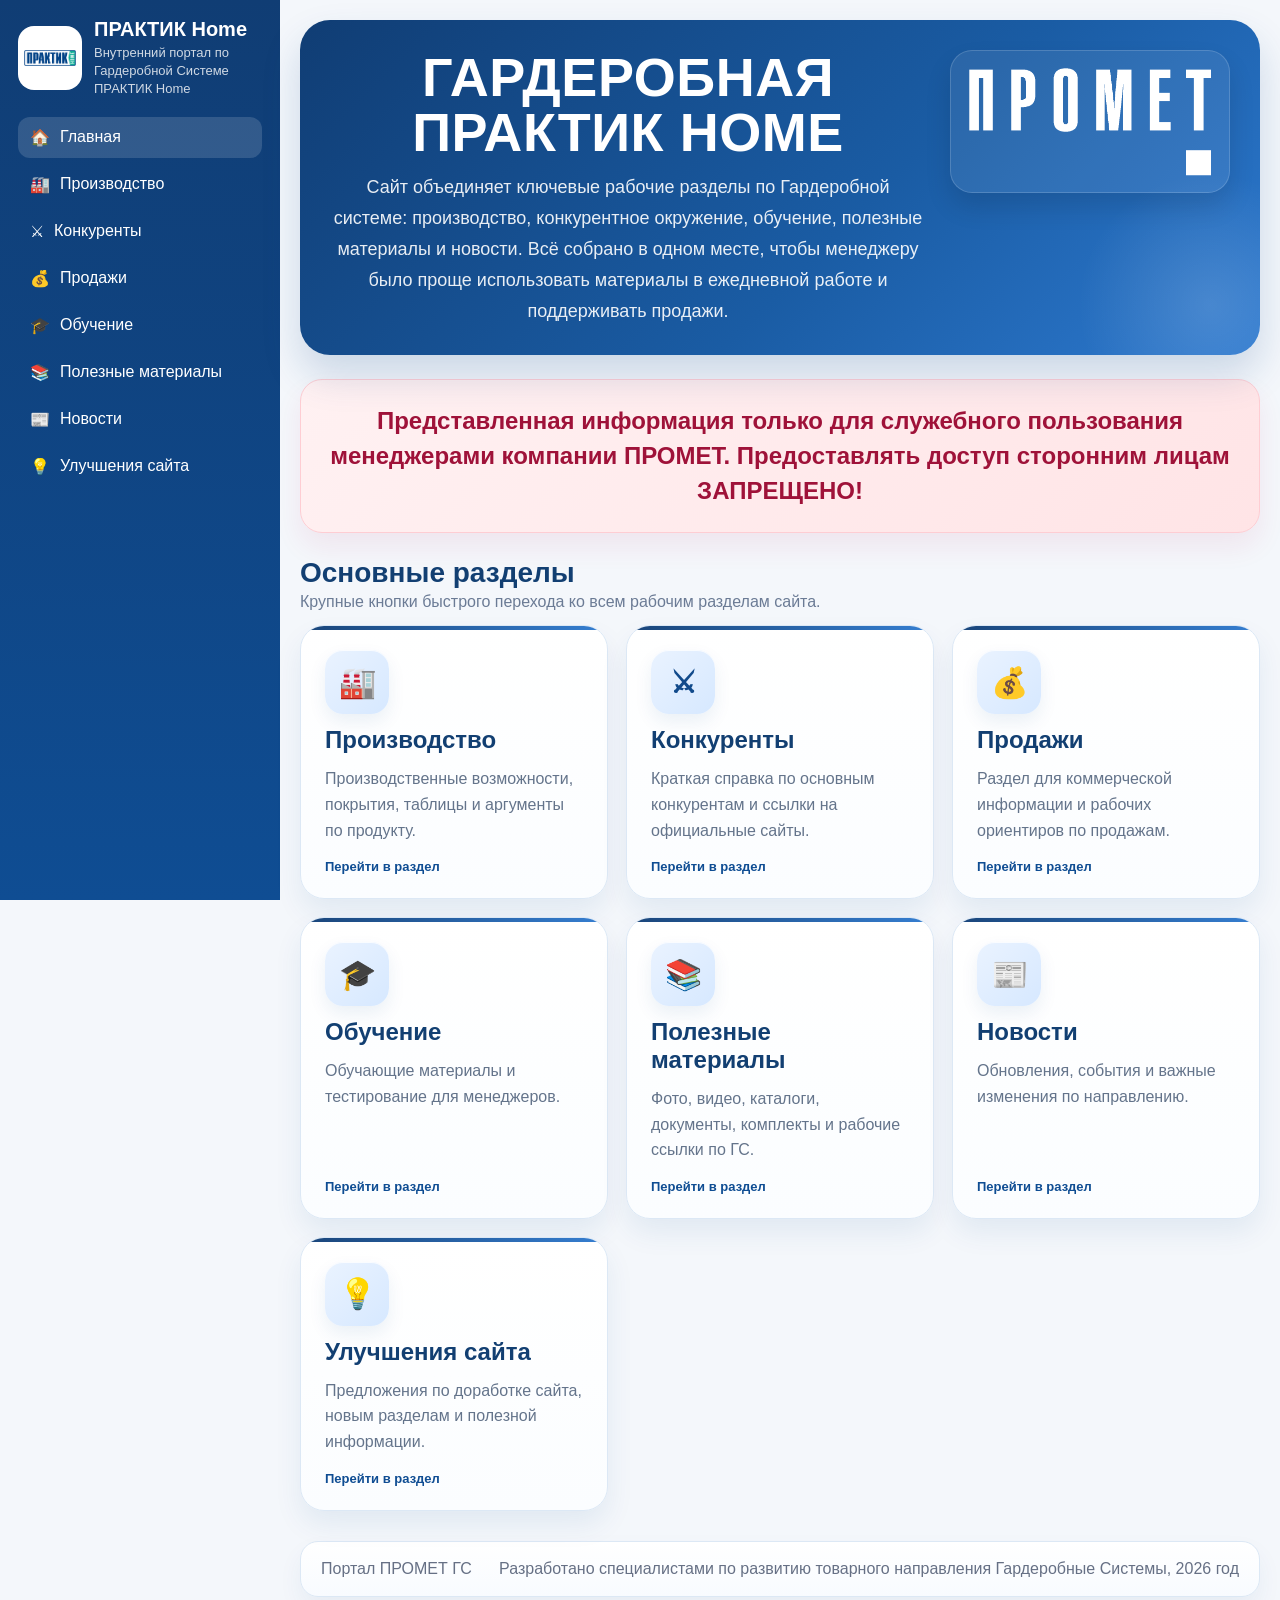
<file: index.html>
<!doctype html><html lang='ru'><head><meta charset='utf-8'><meta name='viewport' content='width=device-width, initial-scale=1'><title>Главная — ПРОМЕТ ГС</title><style>:root{
  --bg:#f4f7fb;--card:#ffffff;--line:#dce6f2;--text:#1c2635;--muted:#667085;--brand:#114a8b;--brand-2:#1d67b8;--brand-3:#eaf3ff;--success:#eaf7ef;--warning:#fff6e5;--danger:#fff1f2;--shadow:0 12px 32px rgba(17,74,139,.10);--radius:18px;
}
*{box-sizing:border-box} html{scroll-behavior:smooth} body{margin:0;font-family:Inter,Segoe UI,Arial,sans-serif;background:var(--bg);color:var(--text)} a{color:inherit;text-decoration:none} button,input,select{font:inherit}
.layout{min-height:100vh;display:grid;grid-template-columns:280px 1fr}
.sidebar{position:sticky;top:0;height:100vh;background:linear-gradient(180deg,#103d74 0%, #0f4d93 100%);color:#fff;padding:18px;overflow:auto}
.brand-link{display:flex;gap:12px;align-items:center;color:#fff;text-decoration:none;margin-bottom:18px}
.brand-logo-wrap{width:64px;height:64px;border-radius:16px;background:#fff;display:flex;align-items:center;justify-content:center;padding:6px;flex:0 0 64px}
.brand-logo{max-width:100%;max-height:100%;object-fit:contain}
.brand-copy h1{margin:0;font-size:20px;line-height:1.1}.brand-copy p{margin:4px 0 0;color:rgba(255,255,255,.8);font-size:13px;line-height:1.4}
.nav{display:grid;gap:6px}.nav a{display:flex;align-items:center;gap:10px;padding:11px 12px;border-radius:12px;color:#fff}.nav a:hover,.nav a.active{background:rgba(255,255,255,.14)}
.sidebar-links{display:grid;gap:8px}.mini-link{display:inline-block;padding:8px 10px;border-radius:10px;background:#fff;color:var(--brand);font-weight:700;font-size:13px}
.content{padding:20px;min-width:0}
.mobile-topbar{display:none;position:sticky;top:0;z-index:30;background:rgba(244,247,251,.92);backdrop-filter:blur(10px);padding:12px 0 14px}
.mobile-topbar-inner{display:flex;align-items:center;justify-content:space-between;gap:12px;background:#fff;border:1px solid var(--line);border-radius:16px;padding:10px 12px;box-shadow:var(--shadow)}
.menu-btn{border:none;background:var(--brand);color:#fff;border-radius:12px;padding:10px 12px;font-weight:700}
.mobile-drawer{position:fixed;inset:0;background:rgba(8,15,26,.55);z-index:60;display:none}.mobile-drawer.open{display:block}
.mobile-drawer-panel{width:min(86vw,360px);height:100%;background:linear-gradient(180deg,#103d74 0%, #0f4d93 100%);color:#fff;padding:18px;overflow:auto}
.top-actions{display:grid;grid-template-columns:1fr auto;gap:16px;margin-bottom:18px}.search-box,.quick-links-bar{background:#fff;border:1px solid var(--line);border-radius:16px;box-shadow:var(--shadow)} .search-box{padding:14px 16px} .search-box input{width:100%;border:none;outline:none;background:transparent;font-size:15px}.quick-links-bar{padding:10px;display:flex;flex-wrap:wrap;gap:8px;align-items:center;justify-content:flex-end}
.chip{display:inline-flex;align-items:center;gap:8px;padding:9px 12px;border-radius:999px;background:var(--brand-3);color:var(--brand);font-weight:700;font-size:14px}
.hero{background:linear-gradient(135deg,#103d74 0%,#1a5ca4 58%,#2d79cf 100%);color:#fff;border-radius:26px;padding:28px;box-shadow:0 18px 36px rgba(17,74,139,.18);display:grid;grid-template-columns:1.35fr .95fr;gap:18px;margin-bottom:20px}.hero-slogan{display:inline-block;padding:7px 12px;border-radius:999px;background:rgba(255,255,255,.12);margin-bottom:10px;font-weight:800}.hero h2{margin:0 0 10px;font-size:36px;line-height:1.12}.hero p{margin:0 0 18px;color:rgba(255,255,255,.88);font-size:16px;line-height:1.6;max-width:760px}.hero-buttons{display:flex;flex-wrap:wrap;gap:10px}
.btn{display:inline-flex;align-items:center;justify-content:center;gap:10px;padding:12px 16px;border-radius:14px;font-weight:800;border:none;cursor:pointer}.btn-primary{background:#fff;color:var(--brand)}.btn-secondary{background:rgba(255,255,255,.12);color:#fff;border:1px solid rgba(255,255,255,.18)}.btn-ghost{background:var(--brand-3);color:var(--brand);border:1px solid #cfe2fb}
.hero-panel{background:rgba(255,255,255,.12);border:1px solid rgba(255,255,255,.18);border-radius:22px;padding:18px}.hero-panel h3{margin:0 0 12px;font-size:18px}.hero-list{display:grid;gap:10px}.hero-item{background:rgba(255,255,255,.08);border-radius:14px;padding:12px}.hero-item strong{display:block;margin-bottom:4px}
.section{margin:24px 0}.section-head{display:flex;align-items:end;justify-content:space-between;gap:16px;margin-bottom:14px}.section-head h3{margin:0;font-size:26px}.section-head p{margin:4px 0 0;color:var(--muted)}
.grid{display:grid;gap:16px}.grid-2{grid-template-columns:repeat(2,minmax(0,1fr))}.grid-3{grid-template-columns:repeat(3,minmax(0,1fr))}.grid-4{grid-template-columns:repeat(4,minmax(0,1fr))}
.card{background:var(--card);border:1px solid var(--line);border-radius:20px;padding:18px;box-shadow:var(--shadow)}.card h4{margin:0 0 8px;font-size:20px}.card p{margin:0;color:var(--muted);line-height:1.55}.card-icon{width:48px;height:48px;border-radius:14px;background:var(--brand-3);color:var(--brand);display:flex;align-items:center;justify-content:center;font-weight:800;margin-bottom:14px}.meta{margin-top:12px;font-size:13px;color:var(--brand);font-weight:800}.link-card{display:block;transition:transform .18s ease,box-shadow .18s ease}.link-card:hover{transform:translateY(-3px)}
.page-header{background:#fff;border:1px solid var(--line);border-radius:24px;padding:22px;box-shadow:var(--shadow);margin-bottom:20px;text-align:center}.breadcrumbs{font-size:14px;color:var(--muted);margin-bottom:8px;text-align:left}.page-header h2{margin:0 0 8px;font-size:34px}.page-header p{margin:0 auto;color:var(--muted);line-height:1.6;max-width:900px;text-align:center}
.list{display:grid;gap:10px;margin:0;padding:0;list-style:none}.list li{background:#fff;border:1px solid var(--line);border-radius:14px;padding:14px 16px;box-shadow:var(--shadow)}
.note{padding:14px 16px;border-radius:16px;background:var(--warning);border:1px solid #ffe0a3;color:#7a5600}.success{background:var(--success);border-color:#bfe4cb;color:#1b5e37}
.footer{margin-top:30px;padding:18px 20px;background:#fff;border:1px solid var(--line);border-radius:18px;color:var(--muted);display:flex;justify-content:space-between;gap:16px;flex-wrap:wrap}.footer-note{flex-basis:100%}
.kpi-grid{display:grid;grid-template-columns:repeat(5,minmax(0,1fr));gap:12px}.kpi{background:#fff;border:1px solid var(--line);border-radius:18px;padding:16px;box-shadow:var(--shadow)}.kpi strong{display:block;font-size:24px;color:var(--brand);margin-bottom:6px}.kpi span{color:var(--muted);font-size:14px;line-height:1.4}
.embed-wrap{background:#fff;border:1px solid var(--line);border-radius:20px;padding:14px;box-shadow:var(--shadow)}.embed-frame{width:100%;height:980px;border:none;border-radius:14px;background:#fff}
.table-wrap{background:#fff;border:1px solid var(--line);border-radius:20px;box-shadow:var(--shadow);overflow:hidden}.resource-table{width:100%;border-collapse:collapse}.resource-table th,.resource-table td{padding:14px 16px;border-bottom:1px solid var(--line);vertical-align:top;text-align:left}.resource-table th{background:#f7faff;color:var(--muted);font-size:12px;text-transform:uppercase;letter-spacing:.04em}.resource-table tr:last-child td{border-bottom:none}.resource-title{font-weight:800;font-size:16px;margin-bottom:6px}.resource-desc{color:var(--muted);line-height:1.55}.resource-actions{display:flex;flex-wrap:wrap;gap:8px}
.acc-list{display:none;gap:12px}.acc-item{background:#fff;border:1px solid var(--line);border-radius:18px;box-shadow:var(--shadow);overflow:hidden}.acc-head{padding:14px 16px;font-weight:800;display:flex;justify-content:space-between;gap:12px;cursor:pointer;background:#f7faff}.acc-body{display:none;padding:14px 16px;border-top:1px solid var(--line)}.acc-item.open .acc-body{display:block}
.pill{display:inline-block;padding:6px 10px;border-radius:999px;background:var(--brand-3);color:var(--brand);font-size:12px;font-weight:800}.danger-box{background:var(--danger);border:1px solid #fecdd3;color:#9f1239;padding:12px 14px;border-radius:14px}
.form-grid{display:grid;grid-template-columns:repeat(2,minmax(0,1fr));gap:12px}.field{display:grid;gap:6px}.field label{font-size:14px;color:var(--muted);font-weight:700}.field input,.field select{padding:11px 12px;border:1px solid var(--line);border-radius:12px;background:#fff}.result-box{display:grid;gap:8px}.result-row{display:flex;justify-content:space-between;gap:12px;padding:10px 12px;background:#f8fbff;border-radius:12px}.tabs{display:flex;flex-wrap:wrap;gap:8px;margin-bottom:14px}.tab-btn{padding:10px 12px;border-radius:999px;border:1px solid var(--line);background:#fff;cursor:pointer;font-weight:800}.tab-btn.active{background:var(--brand);border-color:var(--brand);color:#fff}.tab-panel{display:none}.tab-panel.active{display:block}
.quiz-card{display:grid;gap:12px}.quiz-q{font-weight:800;margin-bottom:8px}.quiz-opts{display:grid;gap:8px}.quiz-opt{display:flex;gap:10px;align-items:flex-start;padding:10px 12px;border:1px solid var(--line);border-radius:12px;background:#fff}.quiz-results{display:grid;gap:12px}.quiz-mistake{padding:14px;border:1px solid #fecdd3;background:#fff1f2;border-radius:14px}.quiz-correct{padding:14px;border:1px solid #bbf7d0;background:#f0fdf4;border-radius:14px}
@media (max-width:1180px){.grid-4{grid-template-columns:repeat(2,minmax(0,1fr))}.grid-3,.hero,.grid-2,.form-grid{grid-template-columns:1fr}.kpi-grid{grid-template-columns:repeat(2,minmax(0,1fr))}}
@media (max-width:960px){.layout{grid-template-columns:1fr}.sidebar{display:none}.content{padding:12px}.mobile-topbar{display:block}.top-actions{grid-template-columns:1fr;gap:12px}.hero{padding:22px;border-radius:22px}.hero h2{font-size:30px}.page-header h2{font-size:28px}.table-wrap{display:none}.acc-list{display:grid}}
@media (max-width:720px){.grid-4,.grid-3,.grid-2,.kpi-grid,.form-grid{grid-template-columns:1fr}.hero h2{font-size:26px}.section-head{flex-direction:column;align-items:flex-start}.quick-links-bar{justify-content:flex-start}}


.production-header{padding-bottom:26px}.production-header h2{text-align:center;margin:0 auto 8px}
.production-kpi-grid{grid-template-columns:repeat(3,minmax(0,1fr));align-items:stretch}
.kpi-accent{position:relative;overflow:hidden}
.kpi-accent::before{content:'';position:absolute;left:0;top:0;width:100%;height:4px}
.kpi-blue::before{background:linear-gradient(90deg,#3b82f6,#93c5fd)}
.kpi-cyan::before{background:linear-gradient(90deg,#22c55e,#7dd3fc)}
.kpi-teal::before{background:linear-gradient(90deg,#14b8a6,#7dd3fc)}
.kpi-slate::before{background:linear-gradient(90deg,#64748b,#cbd5e1)}
.kpi-paint::before{background:linear-gradient(90deg,#8b5cf6,#3b82f6,#06b6d4,#f59e0b)}
.kpi-expand summary{list-style:none;display:flex;align-items:flex-start;justify-content:space-between;gap:12px;cursor:pointer}
.kpi-expand summary::-webkit-details-marker{display:none}
.expand-mark{display:inline-flex;align-items:center;justify-content:center;padding:8px 12px;border-radius:999px;background:var(--brand-3);color:var(--brand);font-weight:800;font-size:13px;white-space:nowrap}
.kpi-expand[open] .expand-mark{background:var(--brand);color:#fff}
.kpi-expand-body{margin-top:14px;padding-top:14px;border-top:1px solid var(--line);display:grid;gap:14px}
.paint-hero{display:grid;gap:10px}
.paint-samples{display:flex;gap:8px;flex-wrap:wrap}
.paint-samples span{display:block;width:34px;height:34px;border-radius:10px;box-shadow:inset 0 0 0 1px rgba(255,255,255,.65),0 4px 10px rgba(17,74,139,.12)}
.paint-samples span:nth-child(1){background:linear-gradient(135deg,#0f4d93,#4ea3ff)}
.paint-samples span:nth-child(2){background:linear-gradient(135deg,#64748b,#d1d5db)}
.paint-samples span:nth-child(3){background:linear-gradient(135deg,#111827,#6b7280)}
.paint-samples span:nth-child(4){background:linear-gradient(135deg,#f59e0b,#fde68a)}
.paint-samples span:nth-child(5){background:linear-gradient(135deg,#ef4444,#fca5a5)}
.paint-copy{font-size:14px;color:var(--muted);line-height:1.55}
.paint-brands{display:grid;grid-template-columns:repeat(3,minmax(0,1fr));gap:10px}
.paint-brands div{padding:12px;border-radius:14px;background:#f7fbff;border:1px solid var(--line)}
.paint-brands b{display:block;font-size:14px;color:var(--brand);margin-bottom:4px}
.paint-brands small{display:block;color:var(--muted);font-size:12px;line-height:1.45}
.paint-points{margin:0;padding-left:18px;display:grid;gap:8px;color:var(--text)}
.production-scheme-section{display:flex;justify-content:center}
.production-scheme{width:100%;display:grid;grid-template-columns:minmax(0,1fr) 52px minmax(0,1fr) 52px minmax(0,1fr);gap:14px;align-items:center}
.production-step{background:#fff;border:1px solid var(--line);border-radius:24px;padding:20px 20px 18px;box-shadow:var(--shadow);min-height:238px;max-width:460px;width:100%;justify-self:center;text-align:left;position:relative}
.step-badge{width:38px;height:38px;border-radius:50%;background:var(--brand);color:#fff;display:flex;align-items:center;justify-content:center;font-weight:800;font-size:18px;box-shadow:0 8px 18px rgba(17,74,139,.18);margin-bottom:12px}
.production-step h4{margin:0 0 10px;font-size:17px;color:var(--brand)}
.production-step p{margin:0 0 10px;color:#2d4d7a;line-height:1.48;font-size:14px}
.production-step ul{margin:0;padding-left:20px;display:grid;gap:6px;color:#1d355d;font-size:14px}
.scheme-arrow{font-size:38px;line-height:1;color:#6b8ed6;font-weight:700;text-align:center}
.production-table-title{margin:8px auto 0;max-width:980px;padding:18px 24px;border-radius:18px;background:linear-gradient(135deg,#eaf7ef 0%,#dff5ea 100%);border:1px solid #bfe4cb;color:#1b5e37;font-size:28px;font-weight:800;text-align:center;box-shadow:var(--shadow)}

.footer{align-items:flex-end}.footer-note{flex-basis:100%;text-align:right;font-size:12px;color:#8a94a6;margin-top:6px}
@media (max-width:1180px){.production-kpi-grid{grid-template-columns:repeat(2,minmax(0,1fr))}.production-scheme{grid-template-columns:1fr}.scheme-arrow{transform:rotate(90deg)}.production-step{max-width:none;min-height:auto}.paint-brands{grid-template-columns:1fr}}
@media (max-width:720px){.production-kpi-grid{grid-template-columns:1fr}.production-table-title{font-size:22px;padding:16px 18px}.kpi-expand summary{flex-direction:column}.expand-mark{align-self:flex-start}}

.production-info-card{display:flex;flex-direction:column;gap:8px;justify-content:flex-start;min-height:170px}
.production-info-card strong a,.paint-brands a{color:inherit;text-decoration:none}
.production-info-card strong a:hover,.paint-brands a:hover{text-decoration:underline}
.production-info-card small{display:block;color:var(--text);font-size:13px;line-height:1.5}
.production-kpi-grid{justify-items:stretch}
.production-scheme{max-width:1400px;margin:0 auto}
.production-step{text-align:left}
.production-table-title{margin:12px auto 12px;max-width:980px}



.production-detail-card{min-height:auto}
.production-detail-card .kpi-expand-body{gap:16px}
.detail-lead{margin:0;color:#27456f;line-height:1.6;font-size:15px}
.detail-points{margin:0;padding-left:20px;display:grid;gap:8px;color:#1d355d}
.detail-link{display:inline-flex;align-items:center;justify-content:center;padding:10px 14px;border-radius:12px;background:var(--brand-3);color:var(--brand);font-weight:800;font-size:14px;border:1px solid #cfe2fb;text-decoration:none}
.detail-link:hover{text-decoration:none;background:#dcecff}
.detail-links-row{display:flex;flex-wrap:wrap;gap:8px}
.detail-note{padding:12px 14px;border-radius:12px;background:#f8fbff;border:1px solid var(--line);color:var(--muted);font-size:14px;line-height:1.5}
.brand-visual{height:96px;border-radius:18px;border:1px solid var(--line);background:#f8fbff;display:flex;align-items:center;justify-content:center;gap:12px;overflow:hidden}
.brand-visual span{display:block}
.visual-line span:nth-child(1),.visual-line span:nth-child(3){width:74px;height:14px;border-radius:999px;background:linear-gradient(90deg,#9ec5ff,#4c8fe0)}
.visual-line span:nth-child(2){width:42px;height:42px;border-radius:12px;background:linear-gradient(135deg,#103d74,#1d67b8);box-shadow:0 8px 18px rgba(17,74,139,.18)}
.visual-chem span:nth-child(1),.visual-chem span:nth-child(3){width:26px;height:56px;border-radius:14px 14px 10px 10px;background:linear-gradient(180deg,#c7f9e5,#34d399);box-shadow:inset 0 0 0 1px rgba(255,255,255,.75)}
.visual-chem span:nth-child(2){width:56px;height:56px;border-radius:50%;background:radial-gradient(circle at 35% 30%,#d6fff2,#14b8a6 70%)}
.visual-gema span:nth-child(1){width:88px;height:44px;border-radius:16px;background:linear-gradient(135deg,#0f4d93,#38bdf8)}
.visual-gema span:nth-child(2){width:14px;height:72px;border-radius:999px;background:#9cc9ff}
.visual-gema span:nth-child(3){width:56px;height:56px;border-radius:16px;background:linear-gradient(135deg,#c7f9ff,#67e8f9)}
.visual-steel span:nth-child(1),.visual-steel span:nth-child(2),.visual-steel span:nth-child(3){width:82px;height:14px;border-radius:999px;background:linear-gradient(90deg,#aab4c3,#e2e8f0,#7c8aa0);transform:skew(-28deg)}
.production-table-section{margin-top:18px}
.production-table-panel{background:#fff;border:1px solid var(--line);border-radius:20px;padding:12px;box-shadow:var(--shadow)}
.production-table-panel .panel{background:transparent;box-shadow:none;padding:0;border-radius:0}
.production-table-panel .tableWrap{overflow-x:auto;overflow-y:visible;border-radius:14px;border:1px solid var(--line)}
.production-table-panel table{width:100%;min-width:1320px;border-collapse:collapse;table-layout:fixed;background:#fff}
.production-table-panel th,.production-table-panel td{padding:14px 12px;border-bottom:1px solid var(--line);text-align:left;vertical-align:top;font-size:15px;line-height:1.6}
.production-table-panel th{background:#f3f7fc;position:sticky;top:0;font-size:12px;text-transform:uppercase;z-index:2;text-align:center;letter-spacing:.04em}
.production-table-panel tbody tr:nth-child(even){background:#fbfdff}
.production-table-panel tbody tr td{transition:background-color .18s ease,box-shadow .18s ease,border-color .18s ease}
.production-table-panel tbody tr:hover td{background:#f4f9ff;border-bottom-color:#c9def8}
.production-table-panel tbody tr:hover td:first-child{box-shadow:inset 4px 0 0 #1d67b8}
.production-table-panel th:nth-child(1),.production-table-panel td:nth-child(1){width:62px}
.production-table-panel th:nth-child(2),.production-table-panel td:nth-child(2){width:120px}
.production-table-panel th:nth-child(3),.production-table-panel td:nth-child(3){width:300px}
.production-table-panel th:nth-child(4),.production-table-panel td:nth-child(4){width:300px}
.production-table-panel th:nth-child(5),.production-table-panel td:nth-child(5){width:350px}
.production-table-panel th:nth-child(6),.production-table-panel td:nth-child(6){width:220px}
.production-table-panel .numCell{font-weight:800;font-size:22px;text-align:center;color:#123f72}
.production-table-panel .thumbWrap{width:92px;height:92px;border:1px solid var(--line);border-radius:14px;background:#fff;display:flex;align-items:center;justify-content:center;overflow:hidden;margin:0 auto}
.production-table-panel .thumb{display:block;width:84px;height:84px;object-fit:contain;object-position:center;cursor:pointer}
.production-table-panel .name{font-weight:800;line-height:1.42;font-size:16px}
.production-table-panel .pre{white-space:normal;line-height:1.62;overflow-wrap:anywhere;color:#233042}
.production-table-panel .batch{font-weight:700;color:inherit;background:transparent}
.production-table-panel .table-badge{display:inline-flex;align-items:center;padding:4px 10px;border-radius:999px;background:#eaf3ff;border:1px solid #cfe2fb;color:#114a8b;font-size:12px;font-weight:800;line-height:1.1;margin:0 8px 4px 0;vertical-align:middle}.production-table-panel .table-badge-label{display:inline-flex;align-items:center}.production-table-panel .table-line,.production-table-panel .table-note,.production-table-panel .table-note-danger,.production-table-panel .table-batch-line{display:block;margin:0 0 8px;padding:0;background:none;border:none;color:inherit;font:inherit}.production-table-panel .table-line.with-badge{padding:8px 10px;border-radius:12px;background:#f8fbff;border:1px solid #e1ecfa}.production-table-panel .table-batch-line:last-child,.production-table-panel .table-line:last-child,.production-table-panel .table-note:last-child,.production-table-panel .table-note-danger:last-child{margin-bottom:0}.production-table-panel .table-batch-line{font-weight:700;color:inherit}
.production-table-panel .table-note{display:block;margin:8px 0 0;padding:0;border-radius:0;border:none;background:none;color:inherit;font-weight:inherit}
.production-table-panel .table-note-danger{border:none;background:none;color:inherit}
.production-table-panel .table-line{display:block;margin-top:6px}
.production-table-panel td:nth-child(1),.production-table-panel td:nth-child(2),.production-table-panel th:nth-child(1),.production-table-panel th:nth-child(2){text-align:center}
.production-table-panel td:nth-child(6){background:transparent}
.production-table-panel .accordion{display:none}
.production-table-panel .accItem{border:1px solid var(--line);border-radius:14px;margin-bottom:12px;overflow:hidden;background:#fff}
.production-table-panel .accHeader{display:flex;align-items:center;gap:12px;padding:12px;background:#f8fbff;cursor:pointer}
.production-table-panel .accImgWrap{width:70px;height:70px;flex:0 0 70px;border:1px solid var(--line);border-radius:12px;background:#fff;display:flex;align-items:center;justify-content:center;overflow:hidden}
.production-table-panel .accHeader img{display:block;width:62px;height:62px;object-fit:contain;object-position:center}
.production-table-panel .accText{min-width:0;flex:1 1 auto}
.production-table-panel .accTitle{font-weight:700;font-size:14px;line-height:1.35}
.production-table-panel .accSub{font-size:12px;color:var(--muted);margin-top:4px}
.production-table-panel .accArrow{margin-left:auto;font-weight:700;color:#174c8f;transition:transform .2s ease;flex:0 0 auto}
.production-table-panel .accItem.open .accArrow{transform:rotate(180deg)}
.production-table-panel .accBody{display:none;padding:12px;border-top:1px solid var(--line)}
.production-table-panel .accItem.open .accBody{display:block}
.production-table-panel .accSection{margin-top:10px;padding:10px 12px;border-radius:10px;background:#fbfdff;border:1px solid #edf3fa}
.production-table-panel .accSection:first-child{margin-top:0}
.production-table-panel .accLabel{display:block;margin-bottom:6px;color:var(--brand);font-weight:800;font-size:12px;text-transform:uppercase}
.production-table-panel .accBatch{background:#fbfdff;border-color:#edf3fa;color:inherit;font-weight:700}
.modal{position:fixed;inset:0;background:rgba(0,0,0,.78);display:none;align-items:center;justify-content:center;z-index:9998;padding:20px}
.modal img{max-width:92%;max-height:86vh;border-radius:14px;background:#fff}
@media (max-width:1180px){.production-scheme{grid-template-columns:1fr}.scheme-arrow{transform:rotate(90deg)}.production-step{max-width:none;min-height:auto}.paint-brands{grid-template-columns:1fr}}
@media (max-width:960px){.production-table-panel .tableWrap{display:none}.production-table-panel .accordion{display:block}}
@media (max-width:720px){.production-table-title{font-size:22px;padding:16px 18px}.kpi-expand summary{flex-direction:column}.expand-mark{align-self:flex-start}.detail-links-row{display:grid;grid-template-columns:1fr}}

/* Production meaningful visuals */
.brand-scene{height:116px;border-radius:18px;border:1px solid var(--line);background:linear-gradient(180deg,#f9fbfe 0%,#f2f7fc 100%);position:relative;overflow:hidden}
.scene-line .scene-track{position:absolute;left:24px;right:24px;top:62px;height:8px;border-radius:999px;background:linear-gradient(90deg,#9fb9d8,#dbe7f5)}
.scene-line .scene-arm{position:absolute;left:50%;top:22px;width:6px;height:38px;background:#2d5f9c;border-radius:999px;transform:translateX(-50%)}
.scene-line .scene-arm::before{content:"";position:absolute;left:-44px;top:0;width:94px;height:6px;border-radius:999px;background:#2d5f9c}
.scene-line .scene-part{position:absolute;top:52px;width:56px;height:26px;border-radius:8px;background:linear-gradient(135deg,#d8e6f7,#8db7e4);box-shadow:0 8px 18px rgba(17,74,139,.12)}
.scene-line .part-a{left:132px}
.scene-line .part-b{right:132px}
.scene-line .scene-part::before{content:"";position:absolute;top:-16px;left:50%;width:2px;height:16px;background:#6b89b0;transform:translateX(-50%)}

.scene-chem .tank{position:absolute;bottom:20px;width:72px;height:42px;border-radius:10px 10px 14px 14px;background:linear-gradient(180deg,#c8f6e8,#8be0c8);border:1px solid #9bdcc8;box-shadow:inset 0 -10px 0 rgba(21,128,61,.08)}
.scene-chem .t1{left:48px}.scene-chem .t2{left:calc(50% - 36px)}.scene-chem .t3{right:48px}
.scene-chem .droplet{position:absolute;top:24px;width:18px;height:26px;background:radial-gradient(circle at 40% 30%,#d6fff3,#22c7a6 75%);border-radius:50% 50% 55% 55%/40% 40% 60% 60%;transform:rotate(180deg)}
.scene-chem .d1{left:74px}.scene-chem .d2{left:calc(50% - 9px)}.scene-chem .d3{right:74px}

.scene-gema .spray-gun{position:absolute;left:34px;top:36px;width:82px;height:22px;border-radius:12px;background:linear-gradient(135deg,#1f6fb8,#4db7ff)}
.scene-gema .spray-gun::before{content:"";position:absolute;right:-18px;top:6px;width:22px;height:10px;border-radius:999px;background:#194a88}
.scene-gema .spray-gun::after{content:"";position:absolute;left:28px;top:18px;width:14px;height:34px;border-radius:999px;background:#88b5e8}
.scene-gema .spray-cloud{position:absolute;left:120px;top:30px;width:84px;height:38px;background:radial-gradient(circle at 30% 50%,rgba(103,232,249,.65),rgba(103,232,249,.18) 55%,rgba(103,232,249,0) 72%)}
.scene-gema .coated-part{position:absolute;right:38px;top:28px;width:82px;height:54px;border-radius:14px;background:linear-gradient(135deg,#d3f6ff,#67e8f9);border:1px solid #b5eefe}
.scene-gema .coated-part::before,.scene-gema .coated-part::after{content:"";position:absolute;top:8px;bottom:8px;width:10px;border-radius:999px;background:rgba(255,255,255,.48)}
.scene-gema .coated-part::before{left:18px}.scene-gema .coated-part::after{right:18px}

.scene-steel .steel-sheet{position:absolute;left:50%;width:120px;height:18px;border-radius:999px;background:linear-gradient(90deg,#9faaba,#dfe6ee,#7a8798);transform:translateX(-50%) skew(-28deg);box-shadow:0 8px 14px rgba(17,24,39,.08)}
.scene-steel .s1{top:34px}.scene-steel .s2{top:54px}.scene-steel .s3{top:74px}
.scene-steel .steel-badge{position:absolute;right:26px;top:18px;padding:8px 12px;border-radius:999px;background:#e8eef6;border:1px solid #d1dbe8;color:#4a5c75;font-weight:800;font-size:13px}

.paint-scene{position:relative;height:118px;border-radius:18px;border:1px solid var(--line);background:linear-gradient(180deg,#fbfdff 0%,#f6fbff 100%);overflow:hidden}
.paint-scene .hanger-line{position:absolute;left:24px;right:24px;top:24px;height:4px;border-radius:999px;background:#9fb5d2}
.paint-scene .hanger-part{position:absolute;top:38px;width:64px;height:42px;border-radius:12px;background:linear-gradient(135deg,#d2e8ff,#86b6ef);box-shadow:0 10px 18px rgba(17,74,139,.12)}
.paint-scene .hp1{left:78px}.paint-scene .hp2{left:166px;background:linear-gradient(135deg,#f3d7d7,#ef8d8d)}
.paint-scene .hanger-part::before{content:"";position:absolute;top:-14px;left:50%;width:2px;height:14px;background:#6b89b0;transform:translateX(-50%)}
.paint-scene .powder-cloud{position:absolute;left:128px;top:28px;width:120px;height:56px;background:radial-gradient(circle at 35% 45%,rgba(245,158,11,.28),rgba(96,165,250,.18) 45%,rgba(236,72,153,0) 74%)}
.paint-scene .paint-samples{position:absolute;right:18px;bottom:16px;display:flex;gap:8px}
.paint-scene .paint-samples span{width:24px;height:24px;border-radius:8px;box-shadow:0 4px 10px rgba(17,24,39,.12)}

.scheme-four{grid-template-columns:minmax(0,1fr) 44px minmax(0,1fr) 44px minmax(0,1fr) 44px minmax(0,1fr)}
.step-visual{height:76px;border-radius:14px;border:1px solid var(--line);background:#f8fbff;position:relative;overflow:hidden;margin:0 0 14px}
.step-visual span{position:absolute;display:block}
.step-visual-steel span:nth-child(1),.step-visual-steel span:nth-child(2),.step-visual-steel span:nth-child(3){left:50%;width:120px;height:14px;border-radius:999px;background:linear-gradient(90deg,#aab4c3,#e2e8f0,#7c8aa0);transform:translateX(-50%) skew(-28deg)}
.step-visual-steel span:nth-child(1){top:18px}.step-visual-steel span:nth-child(2){top:34px}.step-visual-steel span:nth-child(3){top:50px}
.step-visual-chem span:nth-child(1),.step-visual-chem span:nth-child(2),.step-visual-chem span:nth-child(3){bottom:14px;width:58px;height:32px;border-radius:10px 10px 12px 12px;background:linear-gradient(180deg,#d1fae5,#6ee7b7);border:1px solid #a7f3d0}
.step-visual-chem span:nth-child(1){left:24px}.step-visual-chem span:nth-child(2){left:calc(50% - 29px)}.step-visual-chem span:nth-child(3){right:24px}
.step-visual-paint span:nth-child(1),.step-visual-paint span:nth-child(2){top:24px;width:56px;height:28px;border-radius:10px;background:linear-gradient(135deg,#dbeafe,#60a5fa)}
.step-visual-paint span:nth-child(1){left:34px}.step-visual-paint span:nth-child(2){left:112px;background:linear-gradient(135deg,#fee2e2,#f87171)}
.step-visual-paint span:nth-child(1)::before,.step-visual-paint span:nth-child(2)::before{content:"";position:absolute;top:-12px;left:50%;width:2px;height:12px;background:#7d96b6;transform:translateX(-50%)}
.step-visual-paint span:nth-child(3){left:92px;top:12px;width:90px;height:44px;background:radial-gradient(circle at 35% 45%,rgba(245,158,11,.3),rgba(96,165,250,.18) 45%,rgba(236,72,153,0) 74%)}
.step-visual-paint span:nth-child(4){right:18px;bottom:12px;width:78px;height:22px;border-radius:999px;background:linear-gradient(90deg,#f59e0b,#ef4444,#3b82f6)}
.step-visual-finish span:nth-child(1){left:26px;top:20px;width:24px;height:42px;border-radius:10px;background:#0f4d93}
.step-visual-finish span:nth-child(2){left:60px;right:60px;top:30px;height:12px;border-radius:999px;background:#7fb3ea}
.step-visual-finish span:nth-child(3){right:26px;top:18px;width:54px;height:46px;border-radius:14px;background:linear-gradient(135deg,#d1fae5,#86efac);border:1px solid #bbf7d0}

@media (max-width:1400px){.scheme-four{grid-template-columns:1fr 44px 1fr}.scheme-four .production-step:nth-child(5),.scheme-four .production-step:nth-child(7),.scheme-four .scheme-arrow:nth-child(6){grid-column:auto}.scheme-four .production-step:nth-child(5),.scheme-four .scheme-arrow:nth-child(6),.scheme-four .production-step:nth-child(7){margin-top:0}}
@media (max-width:1180px){.scheme-four{grid-template-columns:1fr}.scheme-four .scheme-arrow{transform:rotate(90deg)}}

.scene-svg{display:block;width:100%;height:100%}


.hero-simple{background:linear-gradient(135deg,#103d74 0%,#1a5ca4 58%,#2d79cf 100%);color:#fff;border-radius:26px;padding:28px;box-shadow:0 18px 36px rgba(17,74,139,.18);margin-bottom:20px}
.hero-simple h2{margin:0 0 10px;font-size:34px;line-height:1.12}.hero-simple p{margin:0;color:rgba(255,255,255,.88);line-height:1.6;max-width:860px}
.placeholder-card{background:#fff;border:1px dashed var(--line);border-radius:18px;padding:18px;color:var(--muted)}
.quiz-actions{display:flex;gap:10px;flex-wrap:wrap;margin-top:8px}.score-badge{display:inline-flex;align-items:center;gap:8px;padding:10px 14px;border-radius:999px;background:var(--brand-3);color:var(--brand);font-weight:800}.muted-small{font-size:13px;color:var(--muted)}
.home-intro{display:grid;grid-template-columns:1.15fr .85fr;gap:16px;margin-bottom:20px}
.info-card{background:#fff;border:1px solid var(--line);border-radius:22px;padding:22px;box-shadow:var(--shadow)}
.info-card h3{margin:0 0 10px;font-size:24px}.info-card p{margin:0;color:var(--muted);line-height:1.65}
.info-points{display:grid;gap:10px;margin-top:14px}.info-point{padding:12px 14px;border-radius:14px;background:#f7faff;border:1px solid #d9e7f8;font-weight:700;color:var(--brand)}
.section-links-grid{display:grid;grid-template-columns:repeat(3,minmax(0,1fr));gap:16px}
.section-button{display:flex;flex-direction:column;justify-content:space-between;min-height:210px;padding:22px;border-radius:22px;background:#fff;border:1px solid var(--line);box-shadow:var(--shadow);transition:transform .18s ease, box-shadow .18s ease}
.section-button:hover{transform:translateY(-4px)}
.section-button .top{display:grid;gap:12px}.section-button .icon{width:60px;height:60px;border-radius:16px;background:var(--brand-3);color:var(--brand);display:flex;align-items:center;justify-content:center;font-size:28px;font-weight:800}
.section-button h4{margin:0;font-size:22px}.section-button p{margin:0;color:var(--muted);line-height:1.55}.section-button .meta{margin-top:16px}
.competitor-grid{display:grid;grid-template-columns:repeat(2,minmax(0,1fr));gap:16px}
.competitor-card{background:#fff;border:1px solid var(--line);border-radius:22px;padding:22px;box-shadow:var(--shadow);display:grid;gap:16px}
.competitor-head{display:flex;align-items:center;gap:16px}
.competitor-logo{width:72px;height:72px;border-radius:18px;border:1px solid var(--line);background:#f8fbff;display:flex;align-items:center;justify-content:center;overflow:hidden}
.competitor-logo img{width:56px;height:56px;object-fit:contain}
.competitor-title h3{margin:0;font-size:24px}.competitor-title p{margin:6px 0 0;color:var(--muted);line-height:1.5}
.competitor-tags{display:flex;flex-wrap:wrap;gap:8px}.competitor-card .chip{cursor:pointer}
.competitor-card ul{margin:0;padding-left:18px;color:var(--muted);line-height:1.65}
@media (max-width:1180px){.home-intro,.section-links-grid,.competitor-grid{grid-template-columns:1fr 1fr}}
@media (max-width:960px){.home-intro,.section-links-grid,.competitor-grid{grid-template-columns:1fr}.section-button{min-height:auto}}


/* ===== Dashboard style for home page ===== */
.hero-simple{
  position:relative;
  display:grid;
  grid-template-columns: 1.2fr auto;
  align-items:center;
  gap:24px;
  background:linear-gradient(135deg,#103d74 0%,#1a5ca4 58%,#2d79cf 100%);
  color:#fff;
  border-radius:30px;
  padding:30px 30px 28px;
  box-shadow:0 20px 38px rgba(17,74,139,.18);
  overflow:hidden;
}
.hero-simple::after{
  content:'';
  position:absolute;
  inset:auto -80px -80px auto;
  width:260px;
  height:260px;
  border-radius:50%;
  background:radial-gradient(circle, rgba(255,255,255,.14) 0%, rgba(255,255,255,0) 72%);
  pointer-events:none;
}
.hero-simple .hero-copy{
  text-align:center;
  max-width:980px;
  margin:0 auto;
}
.hero-simple .hero-slogan{
  display:inline-flex;
  align-items:center;
  justify-content:center;
  padding:8px 14px;
  border-radius:999px;
  background:rgba(255,255,255,.14);
  margin:0 auto 12px;
  font-weight:800;
}
.hero-simple h2{
  margin:0 0 12px;
  font-size:54px;
  line-height:1.02;
  letter-spacing:.01em;
}
.hero-simple p{
  margin:0 auto;
  color:rgba(255,255,255,.9);
  line-height:1.72;
  max-width:920px;
  font-size:18px;
}
.hero-promet-logo{
  width:280px;
  max-width:100%;
  display:flex;
  align-items:center;
  justify-content:center;
  align-self:start;
  justify-self:end;
  background:rgba(255,255,255,.08);
  border:1px solid rgba(255,255,255,.16);
  border-radius:22px;
  padding:16px 18px;
  box-shadow:0 14px 26px rgba(0,0,0,.12);
}
.hero-promet-logo img{
  display:block;
  width:100%;
  height:auto;
  object-fit:contain;
  filter:brightness(0) invert(1);
}

.danger-box{
  font-size:24px;
  line-height:1.45;
  font-weight:900;
  text-align:center;
  padding:24px 26px;
  border-radius:22px;
  background:linear-gradient(135deg,#fff1f2 0%,#ffe4e6 100%);
  border:1px solid #fecdd3;
  box-shadow:0 14px 28px rgba(190,24,93,.08);
}

.section-head h3{
  color:#123f72;
  font-size:28px;
}
.section-head p{
  color:#6b7b95;
}
.section-links-grid{
  gap:18px;
}
.section-button{
  position:relative;
  overflow:hidden;
  min-height:220px;
  padding:24px;
  border-radius:24px;
  background:linear-gradient(180deg,#ffffff 0%,#fbfdff 100%);
  border:1px solid #dce8f5;
  box-shadow:0 14px 28px rgba(17,74,139,.08);
  transition:transform .22s ease, box-shadow .22s ease, border-color .22s ease, background .22s ease;
}
.section-button::before{
  content:'';
  position:absolute;
  left:0; top:0; right:0;
  height:4px;
  background:linear-gradient(90deg,#103d74 0%,#2d79cf 100%);
  opacity:.96;
}
.section-button:hover{
  transform:translateY(-6px);
  box-shadow:0 20px 34px rgba(17,74,139,.14);
  border-color:#b9d3f1;
  background:#f8fbff;
}
.section-button .icon{
  width:64px;
  height:64px;
  border-radius:18px;
  background:linear-gradient(135deg,#eaf3ff 0%,#d6e8ff 100%);
  color:#114a8b;
  display:flex;
  align-items:center;
  justify-content:center;
  font-size:30px;
  font-weight:800;
  box-shadow:inset 0 1px 0 rgba(255,255,255,.8), 0 8px 18px rgba(17,74,139,.08);
}
.section-button h4{
  color:#123f72;
  font-size:24px;
}
.section-button p{
  color:#64748b;
  line-height:1.6;
}
.section-button .meta{
  color:#0f4d93;
  font-weight:800;
}

.footer{
  background:linear-gradient(180deg,#ffffff 0%,#f8fbff 100%);
  border:1px solid #dce8f5;
  box-shadow:0 12px 24px rgba(17,74,139,.06);
}

@media (max-width: 1180px){
  .hero-simple{
    grid-template-columns:1fr;
    text-align:center;
  }
  .hero-simple .hero-copy{
    text-align:center;
  }
  .hero-promet-logo{
    justify-self:center;
    align-self:center;
    width:240px;
  }
}
@media (max-width: 720px){
  .hero-simple{
    padding:22px 18px 20px;
    border-radius:24px;
    gap:16px;
  }
  .hero-simple h2{
    font-size:38px;
  }
  .hero-simple p{
    font-size:16px;
  }
  .hero-promet-logo{
    width:190px;
    padding:12px 14px;
    border-radius:18px;
  }
  .danger-box{
    font-size:18px;
    padding:18px 16px;
  }
}

</style><!-- Yandex.Metrika counter -->
<script type="text/javascript">
(function(m,e,t,r,i,k,a){
m[i]=m[i]||function(){(m[i].a=m[i].a||[]).push(arguments)};
m[i].l=1*new Date();
for (var j = 0; j < document.scripts.length; j++) {if (document.scripts[j].src === r) { return; }}
k=e.createElement(t),a=e.getElementsByTagName(t)[0],k.async=1,k.src=r,a.parentNode.insertBefore(k,a)
})(window, document,"script","https://mc.yandex.ru/metrika/tag.js?id=108779561","ym");
ym(108779561,"init",{ssr:true,webvisor:true,clickmap:true,ecommerce:"dataLayer",referrer:document.referrer,url:location.href,accurateTrackBounce:true,trackLinks:true});
</script>
<noscript><div><img src="https://mc.yandex.ru/watch/108779561" style="position:absolute; left:-9999px;" alt="" /></div></noscript>
<!-- /Yandex.Metrika counter -->

</head><body>
<div class='layout'>
<aside class='sidebar'>
<a class='brand-link' href='index.html'><div class='brand-logo-wrap'><img class='brand-logo' src='assets/praktik_home.png' alt='ПРАКТИК Home'></div><div class='brand-copy'><h1>ПРАКТИК Home</h1><p>Внутренний портал по Гардеробной Системе ПРАКТИК Home</p></div></a>
<nav class='nav'><a href='index.html' class='active'><span>🏠</span><span>Главная</span></a><a href='production.html' class=''><span>🏭</span><span>Производство</span></a><a href='competitors.html' class=''><span>⚔</span><span>Конкуренты</span></a><a href='sales.html' class=''><span>💰</span><span>Продажи</span></a><a href='training.html' class=''><span>🎓</span><span>Обучение</span></a><a href='tools.html' class=''><span>📚</span><span>Полезные материалы</span></a><a href='news.html' class=''><span>📰</span><span>Новости</span></a><a href='feedback.html' class=''><span>💡</span><span>Улучшения сайта</span></a></nav>
</aside>
<main class='content'>
<div class='mobile-topbar'><div class='mobile-topbar-inner'><div style='display:flex;align-items:center;gap:10px'><div class='brand-logo-wrap' style='width:46px;height:46px;border-radius:12px'><img class='brand-logo' src='assets/praktik_home.png' alt='ПРАКТИК Home'></div><div><strong>ПРОМЕТ ГС</strong><div class='muted-small'>Гардеробная система</div></div></div><button class='menu-btn' data-open-menu>Меню</button></div></div>
<div class='mobile-drawer' id='drawer'><div class='mobile-drawer-panel'><a class='brand-link' href='index.html'><div class='brand-logo-wrap'><img class='brand-logo' src='assets/praktik_home.png' alt='ПРАКТИК Home'></div><div class='brand-copy'><h1>ПРОМЕТ ГС</h1><p>Внутренний портал по Гардеробной Системе ПРАКТИК Home</p></div></a><nav class='nav'><a href='index.html' class='active'><span>🏠</span><span>Главная</span></a><a href='production.html' class=''><span>🏭</span><span>Производство</span></a><a href='competitors.html' class=''><span>⚔</span><span>Конкуренты</span></a><a href='sales.html' class=''><span>💰</span><span>Продажи</span></a><a href='training.html' class=''><span>🎓</span><span>Обучение</span></a><a href='tools.html' class=''><span>📚</span><span>Полезные материалы</span></a><a href='news.html' class=''><span>📰</span><span>Новости</span></a><a href='feedback.html' class=''><span>💡</span><span>Улучшения сайта</span></a></nav><div style='margin-top:12px'><button class='menu-btn' data-close-menu>Закрыть меню</button></div></div></div>


<section class='hero-simple'>
  <div class='hero-copy'>
    <h2>ГАРДЕРОБНАЯ ПРАКТИК HOME</h2>
    <p>Сайт объединяет ключевые рабочие разделы по Гардеробной системе: производство, конкурентное окружение, обучение, полезные материалы и новости. Всё собрано в одном месте, чтобы менеджеру было проще использовать материалы в ежедневной работе и поддерживать продажи.</p>
  </div>
  <div class='hero-promet-logo'>
    <img src='[data-uri]' alt='ПРОМЕТ'>
  </div>
</section>

<section class='section'>
  <div class='danger-box'>Представленная информация только для служебного пользования менеджерами компании ПРОМЕТ. Предоставлять доступ сторонним лицам ЗАПРЕЩЕНО!</div>
</section>


<section class='section'>
  <div class='section-head'><div><h3>Основные разделы</h3><p>Крупные кнопки быстрого перехода ко всем рабочим разделам сайта.</p></div></div>
  <div class='section-links-grid'>
    <a class='section-button' href='production.html'><div class='top'><div class='icon'>🏭</div><h4>Производство</h4><p>Производственные возможности, покрытия, таблицы и аргументы по продукту.</p></div><div class='meta'>Перейти в раздел</div></a>
    <a class='section-button' href='competitors.html'><div class='top'><div class='icon'>⚔</div><h4>Конкуренты</h4><p>Краткая справка по основным конкурентам и ссылки на официальные сайты.</p></div><div class='meta'>Перейти в раздел</div></a>
    <a class='section-button' href='sales.html'><div class='top'><div class='icon'>💰</div><h4>Продажи</h4><p>Раздел для коммерческой информации и рабочих ориентиров по продажам.</p></div><div class='meta'>Перейти в раздел</div></a>
    <a class='section-button' href='training.html'><div class='top'><div class='icon'>🎓</div><h4>Обучение</h4><p>Обучающие материалы и тестирование для менеджеров.</p></div><div class='meta'>Перейти в раздел</div></a>
    <a class='section-button' href='tools.html'><div class='top'><div class='icon'>📚</div><h4>Полезные материалы</h4><p>Фото, видео, каталоги, документы, комплекты и рабочие ссылки по ГС.</p></div><div class='meta'>Перейти в раздел</div></a>
    <a class='section-button' href='news.html'><div class='top'><div class='icon'>📰</div><h4>Новости</h4><p>Обновления, события и важные изменения по направлению.</p></div><div class='meta'>Перейти в раздел</div></a>
    <a class='section-button' href='feedback.html'><div class='top'><div class='icon'>💡</div><h4>Улучшения сайта</h4><p>Предложения по доработке сайта, новым разделам и полезной информации.</p></div><div class='meta'>Перейти в раздел</div></a>
  </div>
</section>

<div class='footer'><div>Портал ПРОМЕТ ГС</div><div>Разработано специалистами по развитию товарного направления Гардеробные Системы, 2026 год</div></div>
</main></div>
<script>
const drawer=document.getElementById('drawer');document.querySelectorAll('[data-open-menu]').forEach(b=>b.onclick=()=>drawer.classList.add('open'));document.querySelectorAll('[data-close-menu]').forEach(b=>b.onclick=()=>drawer.classList.remove('open'));if(drawer)drawer.addEventListener('click',e=>{if(e.target===drawer)drawer.classList.remove('open')});
document.querySelectorAll('.acc-head').forEach(h=>h.addEventListener('click',()=>h.parentElement.classList.toggle('open')));
document.querySelectorAll('.tab-btn').forEach(btn=>btn.addEventListener('click',()=>{const wrap=btn.closest('[data-tabs]');wrap.querySelectorAll('.tab-btn').forEach(b=>b.classList.remove('active'));wrap.querySelectorAll('.tab-panel').forEach(p=>p.classList.remove('active'));btn.classList.add('active');wrap.querySelector('#'+btn.dataset.target).classList.add('active');}));
</script></body></html>
</file>
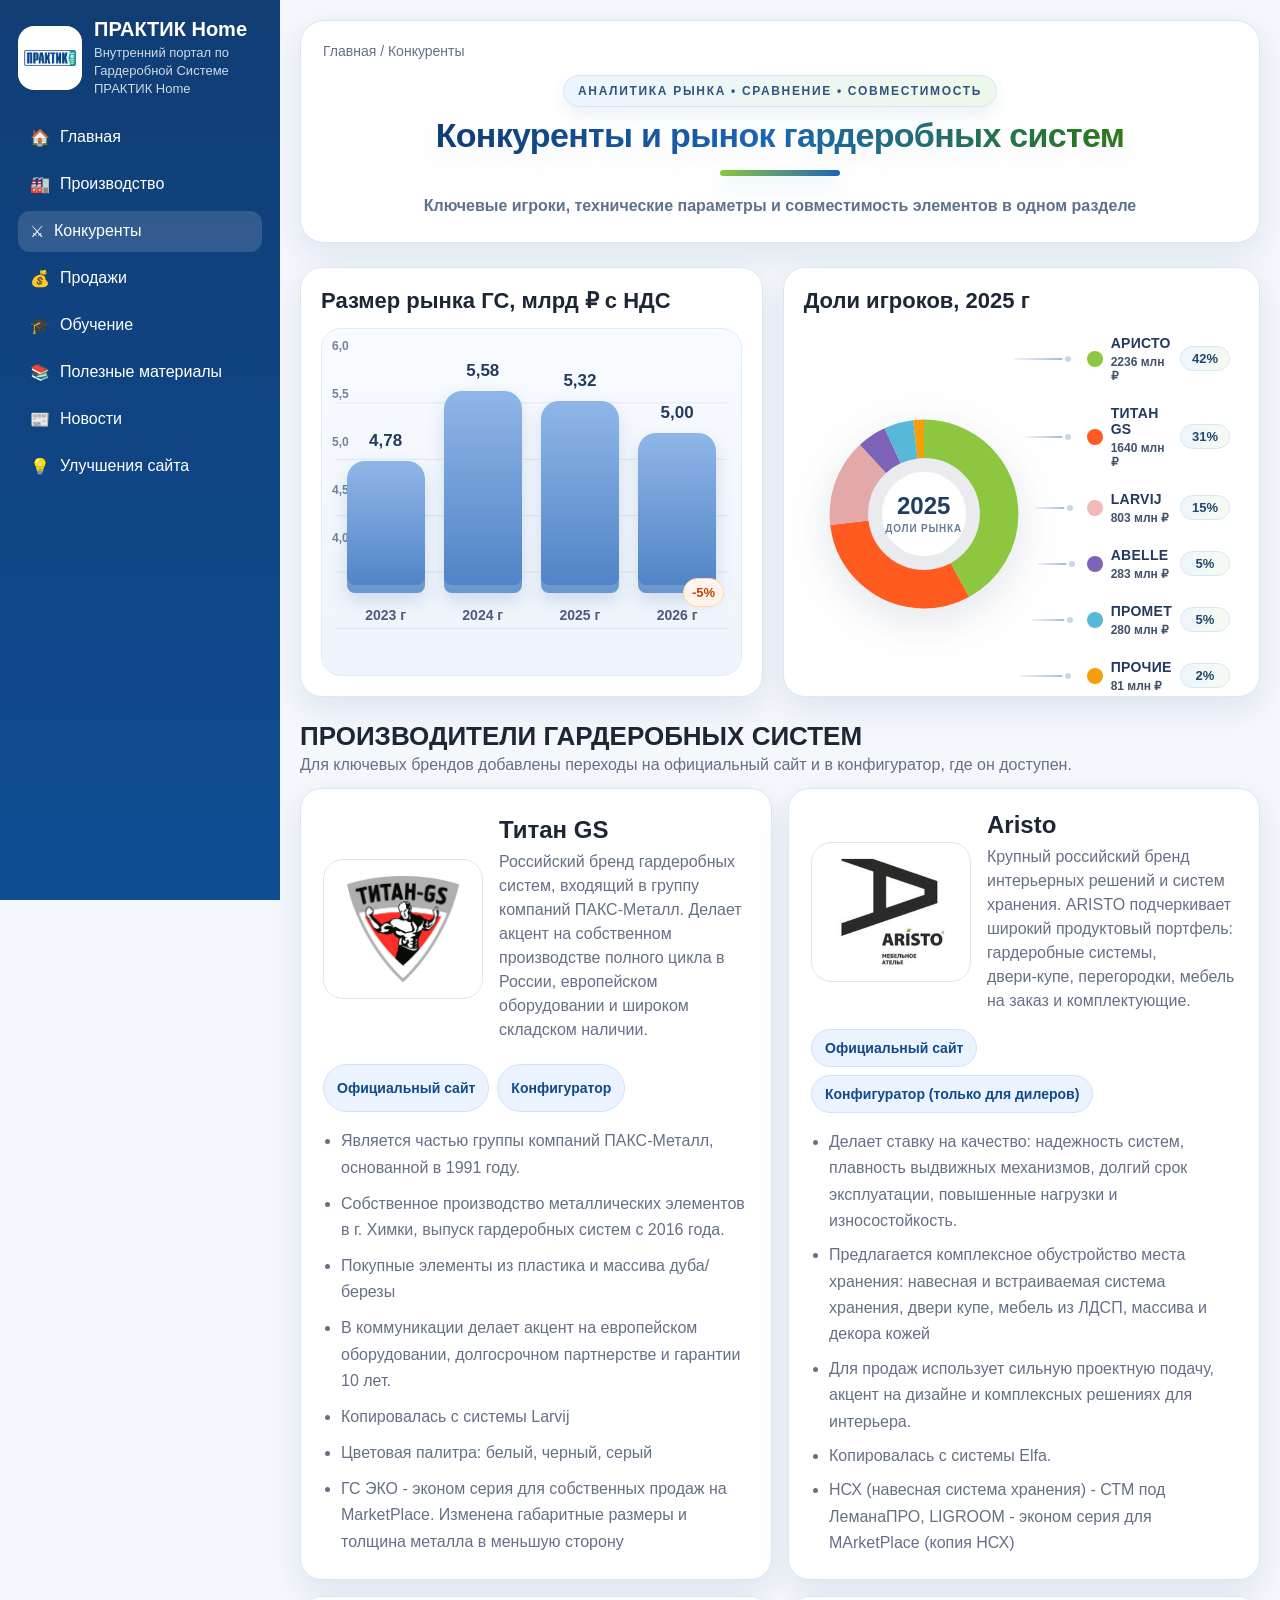
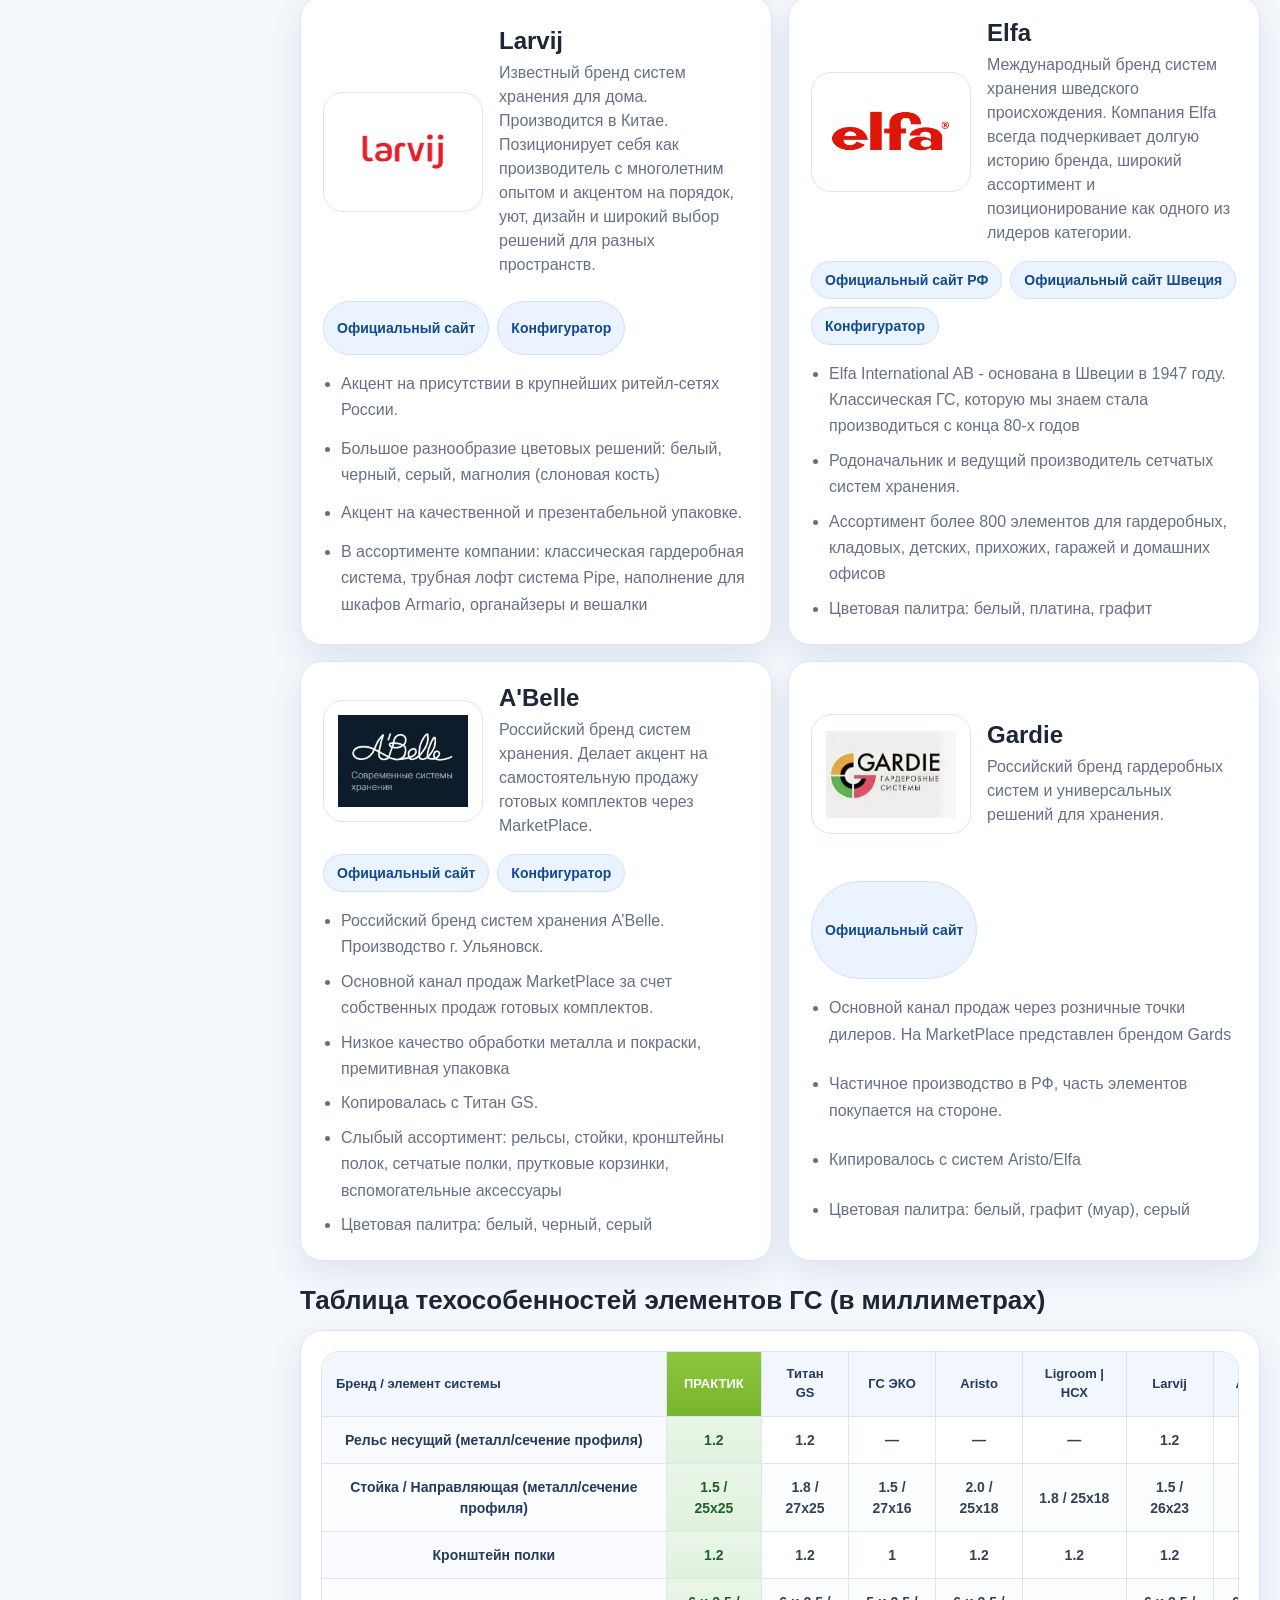
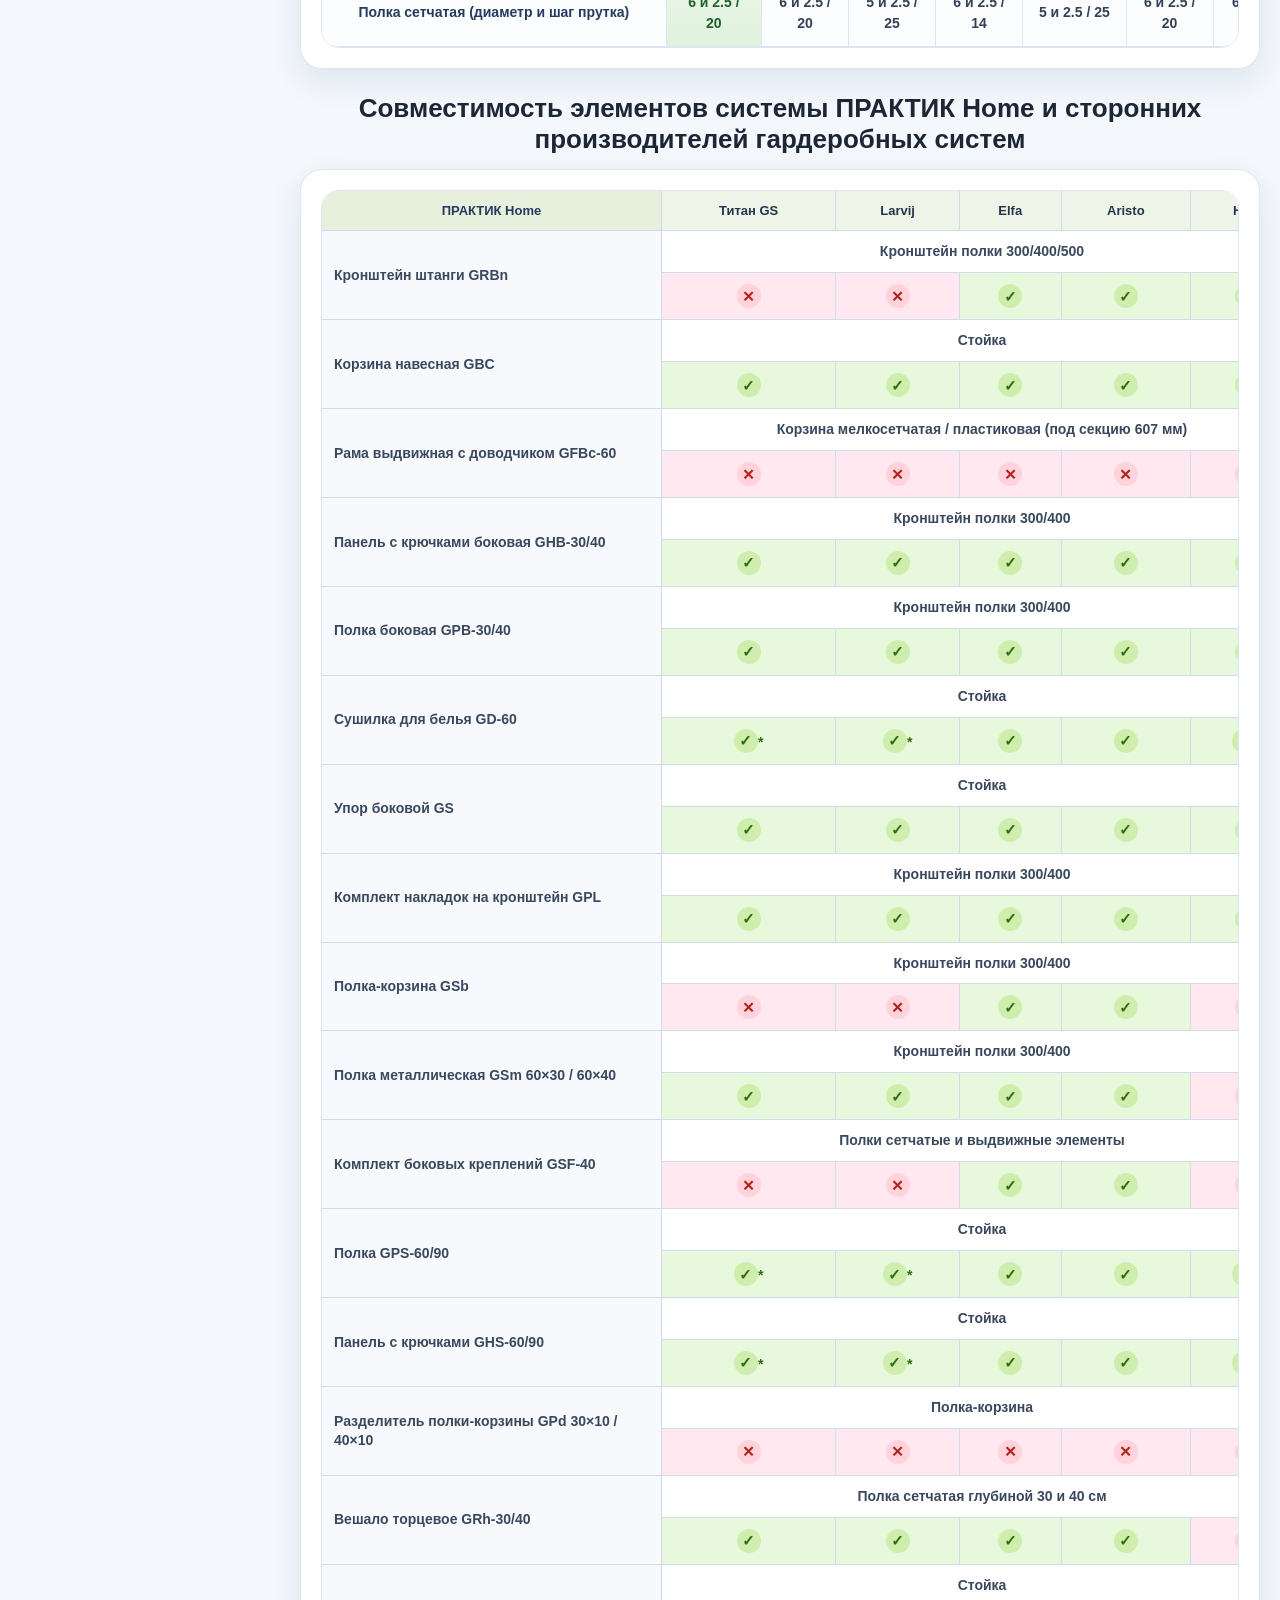
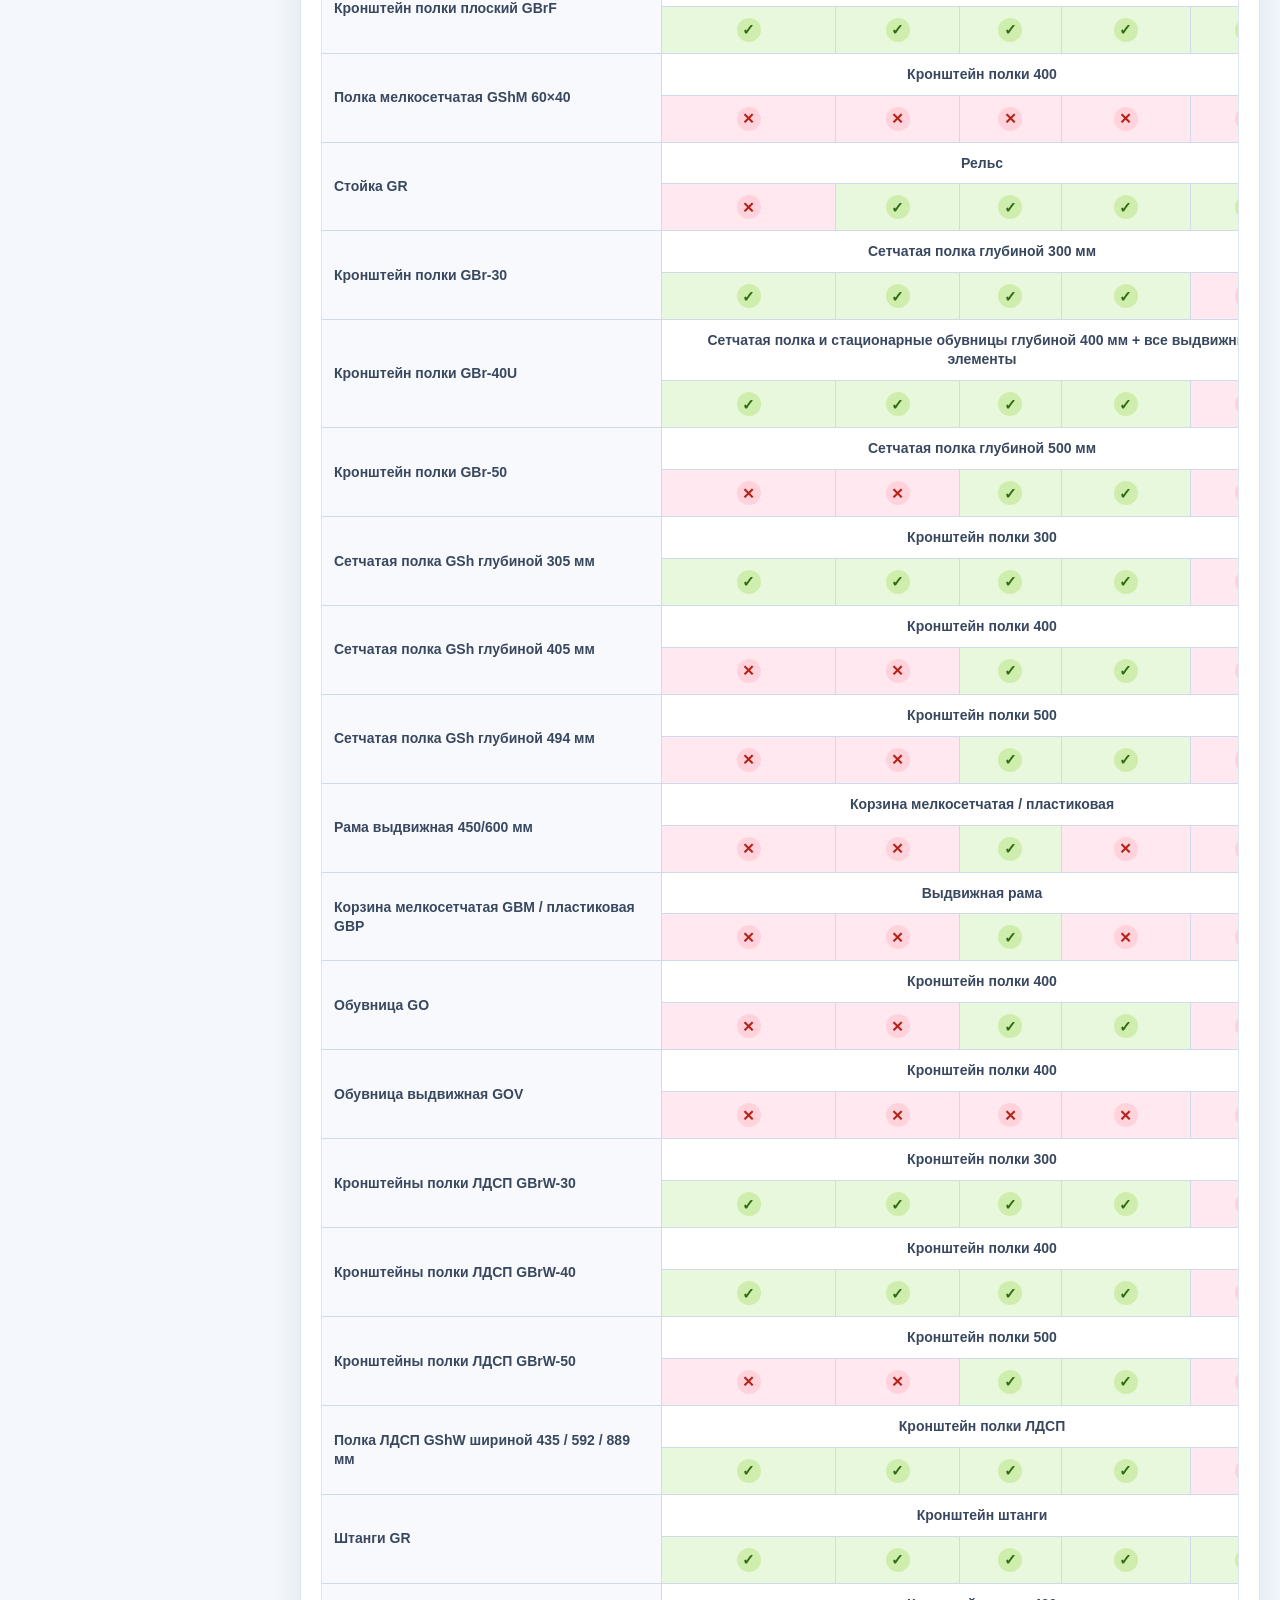
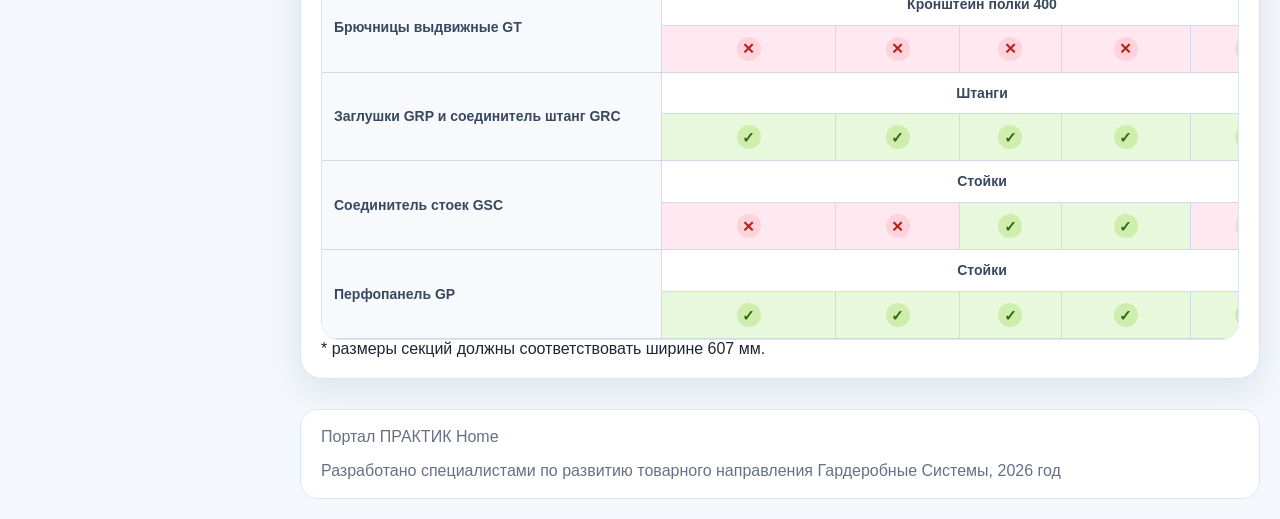
<file: competitors.html>
<!doctype html>
<html lang='ru'>
<head>
<meta charset='utf-8'>
<meta name='viewport' content='width=device-width, initial-scale=1'>
<title>Конкуренты — ПРАКТИК Home</title>
<style>
:root{
  --bg:#f4f7fb;--card:#ffffff;--line:#dce6f2;--text:#1c2635;--muted:#667085;--brand:#114a8b;--brand-2:#1d67b8;--brand-3:#eaf3ff;--success:#eaf7ef;--warning:#fff6e5;--danger:#fff1f2;--shadow:0 12px 32px rgba(17,74,139,.10);--radius:18px;
}
*{box-sizing:border-box} html{scroll-behavior:smooth} body{margin:0;font-family:Inter,Segoe UI,Arial,sans-serif;background:var(--bg);color:var(--text)} a{color:inherit;text-decoration:none} button,input,select{font:inherit}
.layout{min-height:100vh;display:grid;grid-template-columns:280px 1fr}
.sidebar{position:sticky;top:0;height:100vh;background:linear-gradient(180deg,#103d74 0%, #0f4d93 100%);color:#fff;padding:18px;overflow:auto}
.brand-link{display:flex;gap:12px;align-items:center;color:#fff;text-decoration:none;margin-bottom:18px}
.brand-logo-wrap{width:64px;height:64px;border-radius:16px;background:#fff;display:flex;align-items:center;justify-content:center;padding:6px;flex:0 0 64px}
.brand-logo{max-width:100%;max-height:100%;object-fit:contain}
.brand-copy h1{margin:0;font-size:20px;line-height:1.1}.brand-copy p{margin:4px 0 0;color:rgba(255,255,255,.8);font-size:13px;line-height:1.4}
.nav{display:grid;gap:6px}.nav a{display:flex;align-items:center;gap:10px;padding:11px 12px;border-radius:12px;color:#fff}.nav a:hover,.nav a.active{background:rgba(255,255,255,.14)}
.content{padding:20px;min-width:0}
.mobile-topbar{display:none;position:sticky;top:0;z-index:30;background:rgba(244,247,251,.92);backdrop-filter:blur(10px);padding:12px 0 14px}
.mobile-topbar-inner{display:flex;align-items:center;justify-content:space-between;gap:12px;background:#fff;border:1px solid var(--line);border-radius:16px;padding:10px 12px;box-shadow:var(--shadow)}
.menu-btn{border:none;background:var(--brand);color:#fff;border-radius:12px;padding:10px 12px;font-weight:700}
.mobile-drawer{position:fixed;inset:0;background:rgba(8,15,26,.55);z-index:60;display:none}.mobile-drawer.open{display:block}
.mobile-drawer-panel{width:min(86vw,360px);height:100%;background:linear-gradient(180deg,#103d74 0%, #0f4d93 100%);color:#fff;padding:18px;overflow:auto}
.page-header{background:#fff;border:1px solid var(--line);border-radius:24px;padding:22px;box-shadow:var(--shadow);margin-bottom:20px;text-align:center}
.breadcrumbs{font-size:14px;color:var(--muted);margin-bottom:8px;text-align:left}.page-header h2{margin:0 0 8px;font-size:34px}.page-header p{margin:0 auto;color:var(--muted);line-height:1.6;max-width:980px;text-align:center}
.page-title-wow-wrap{display:grid;justify-items:center;gap:10px;padding:8px 0 2px}
.page-title-kicker{
  display:inline-flex;align-items:center;justify-content:center;gap:8px;
  padding:8px 14px;border-radius:999px;
  background:linear-gradient(90deg,#edf5ff 0%, #eef8e9 100%);
  border:1px solid #d6e5f7;color:#31537d;
  font-size:12px;font-weight:900;letter-spacing:.14em;text-transform:uppercase;
  box-shadow:0 8px 18px rgba(17,74,139,.08)
}
.page-title-wow{
  margin:0;
  font-size:46px;
  line-height:1.08;
  font-weight:900;
  text-align:center;
  letter-spacing:-.02em;
  background:linear-gradient(90deg,#103d74 0%, #1d67b8 48%, #2f7a17 100%);
  -webkit-background-clip:text;
  background-clip:text;
  color:transparent;
  text-shadow:0 10px 24px rgba(17,74,139,.10);
  position:relative;
}
.page-title-wow::after{
  content:'';
  display:block;
  width:120px;
  height:6px;
  margin:16px auto 0;
  border-radius:999px;
  background:linear-gradient(90deg,#8dc63f 0%, #1d67b8 100%);
  box-shadow:0 10px 22px rgba(29,103,184,.18);
}
.page-title-subline{
  max-width:900px;
  margin:0 auto;
  text-align:center;
  color:#5f728d;
  font-size:16px;
  font-weight:700;
  line-height:1.5;
}
@media (max-width:1180px){
  .page-title-wow{font-size:38px}
}
@media (max-width:760px){
  .page-title-wow-wrap{gap:8px}
  .page-title-kicker{font-size:10px;letter-spacing:.1em;padding:7px 10px}
  .page-title-wow{font-size:30px;line-height:1.12}
  .page-title-wow::after{width:84px;height:5px;margin-top:12px}
  .page-title-subline{font-size:14px;max-width:100%}
}

.section{margin:24px 0}.section-head{display:flex;align-items:end;justify-content:space-between;gap:16px;margin-bottom:14px}.section-head h3{margin:0;font-size:26px}.section-head p{margin:4px 0 0;color:var(--muted)}
.footer{margin-top:30px;padding:18px 20px;background:#fff;border:1px solid var(--line);border-radius:18px;color:var(--muted);display:flex;justify-content:space-between;gap:16px;flex-wrap:wrap}
.muted-small{font-size:13px;color:var(--muted)}

.market-chart,.market-share,.competitor-card{background:#fff;border:1px solid var(--line);border-radius:22px;box-shadow:var(--shadow)}
.market-grid{display:grid;grid-template-columns:1fr 1fr;gap:20px;align-items:stretch}
.market-chart,.market-share{padding:20px;display:flex;flex-direction:column;height:430px}
.block-title{margin:0 0 14px;font-size:22px}
.chart-shell{position:relative;flex:1;border-radius:20px;background:linear-gradient(180deg,#f8fbff 0%,#eef4fb 100%);border:1px solid #e1ebf8;padding:14px 14px 46px;overflow:hidden}
.chart-grid{position:absolute;inset:18px 14px 46px 14px;background:
  linear-gradient(to top, rgba(110,142,183,.16) 1px, transparent 1px);
  background-size:100% 20%;
  pointer-events:none}
.growth-chart{position:relative;display:flex;align-items:flex-end;justify-content:space-between;gap:18px;height:280px;padding:18px 10px 0}
.bar-col{display:flex;flex-direction:column;align-items:center;justify-content:flex-end;gap:10px;flex:1;position:relative;height:100%}
.bar-value{font-size:17px;font-weight:900;color:#243a5e}
.bar{width:min(78px,100%);border-radius:18px 18px 8px 8px;background:linear-gradient(180deg,#8fb6e8 0%, #4e82c5 100%);position:relative;box-shadow:inset 0 -8px 0 rgba(255,255,255,.16),0 8px 18px rgba(58,101,164,.18)}
.bar-year{margin-top:4px;color:#4d5d78;font-size:14px;font-weight:800}
.bar-note{font-size:13px;font-weight:900;color:#c2410c;background:#fff4eb;padding:6px 8px;border-radius:999px;border:1px solid #fed7aa;position:absolute;right:-8px;bottom:-14px}
.axis-labels{position:absolute;left:10px;top:10px;display:grid;gap:34px;color:#73839d;font-size:12px;font-weight:700}
.pie-layout{display:grid;grid-template-columns:240px 1fr;gap:10px;align-items:center;justify-items:center;flex:1;min-height:0}
.pie-wrap{width:240px;height:240px;display:flex;align-items:center;justify-content:center;padding:0;margin:0 auto;min-width:240px}
.pie-chart{position:relative;width:220px;height:220px;margin:0 auto;display:flex;align-items:center;justify-content:center;filter:drop-shadow(0 12px 22px rgba(36,58,94,.14));overflow:visible}
.pie-svg{width:220px;height:220px;overflow:visible}
.pie-seg{fill:none;stroke-width:42;transition:transform .22s ease, opacity .22s ease, filter .22s ease, stroke-width .22s ease;transform-origin:120px 120px}
.pie-seg.dim{opacity:.22}
.pie-seg.active{transform:scale(1.04);stroke-width:48;filter:brightness(1.08)}
.pie-hole{fill:#ffffff}
.pie-center-labels{position:absolute;inset:0;display:flex;align-items:center;justify-content:center;flex-direction:column;pointer-events:none;z-index:2;text-align:center}
.pie-center-big{font-size:24px;font-weight:900;line-height:1;color:#1f3d63}
.pie-center-small{margin-top:5px;font-size:10px;font-weight:800;letter-spacing:.08em;text-transform:uppercase;color:#6a7d96}
.pie-center{position:absolute;inset:0;display:flex;align-items:center;justify-content:center;flex-direction:column;z-index:1;text-align:center}
.pie-center strong{font-size:34px;line-height:1;color:#243a5e}
.pie-center span{font-size:13px;color:#607089;font-weight:800;letter-spacing:.06em}
.share-grid{display:grid;gap:8px;width:100%;align-content:center;position:relative;padding-left:24px}
.share-row{display:grid;grid-template-columns:auto 1fr auto;gap:8px;align-items:center;padding:6px 8px;border-radius:12px;border:1px solid transparent;transition:transform .2s ease, background .2s ease, box-shadow .2s ease, border-color .2s ease;cursor:pointer;position:relative}
.share-dot{width:16px;height:16px;border-radius:50%;margin-top:0;box-shadow:0 0 0 5px rgba(255,255,255,.72);transition:transform .2s ease}
.share-name{font-weight:900;color:#243a5e;font-size:14px;letter-spacing:.02em}
.share-val{font-size:12px;color:#42526b;font-weight:800}
.share-card-text{display:grid;gap:4px}
.share-percent-badge{display:inline-flex;align-items:center;justify-content:center;padding:4px 10px;border-radius:999px;background:linear-gradient(90deg,#eef5ff,#f5fbef);border:1px solid #d9e6f5;color:#24476e;font-size:13px;font-weight:900;white-space:nowrap;min-width:50px}
.share-row::before{
  content:'';
  position:absolute;
  left:-32px;
  top:50%;
  width:24px;
  height:2px;
  background:linear-gradient(90deg, rgba(171,189,214,.15), rgba(147,172,205,.95));
  border-radius:999px;
  transform:translateY(-50%);
  transition:width .22s ease, left .22s ease, background .22s ease, opacity .22s ease;
}
.share-row::after{
  content:'';
  position:absolute;
  left:-12px;
  top:50%;
  width:6px;
  height:6px;
  border-radius:50%;
  background:#c8d8ec;
  transform:translateY(-50%);
  box-shadow:0 0 0 3px rgba(255,255,255,.9);
  transition:left .22s ease, transform .22s ease, background .22s ease;
}
.share-row:nth-child(1)::before{width:58px;left:-66px}
.share-row:nth-child(2)::before{width:46px;left:-54px}
.share-row:nth-child(3)::before{width:36px;left:-44px}
.share-row:nth-child(4)::before{width:34px;left:-42px}
.share-row:nth-child(5)::before{width:40px;left:-48px}
.share-row:nth-child(6)::before{width:52px;left:-60px}
.share-row:nth-child(1)::after{left:-14px}
.share-row:nth-child(2)::after{left:-14px}
.share-row:nth-child(3)::after{left:-12px}
.share-row:nth-child(4)::after{left:-10px}
.share-row:nth-child(5)::after{left:-12px}
.share-row:nth-child(6)::after{left:-14px}
.share-row:hover::before,
.share-row.is-active::before{
  background:linear-gradient(90deg, rgba(145,181,77,.25), rgba(74,126,199,.95));
}
.share-row:hover::after,
.share-row.is-active::after{
  background:#7ea7d8;
  transform:translateY(-50%) scale(1.18);
}

.share-row:hover,.share-row.is-active{background:#f6faff;transform:translateX(4px);box-shadow:0 8px 18px rgba(17,74,139,.08);border-color:#dfeaf8}
.share-row:hover .share-dot,.share-row.is-active .share-dot{transform:scale(1.15)}
.market-note{margin-top:14px;padding:12px 14px;border-radius:16px;background:#f6f9fd;color:#41526d;border:1px solid #e2eaf5;line-height:1.55}
.market-note strong{color:var(--brand)}
.competitor-grid{display:grid;grid-template-columns:repeat(2,minmax(0,1fr));gap:16px}
.competitor-card{padding:22px;display:grid;gap:16px}
.competitor-head{display:grid;grid-template-columns:160px 1fr;gap:16px;align-items:center}
.competitor-logo{min-height:120px;border-radius:20px;border:1px solid var(--line);background:#fff;display:flex;align-items:center;justify-content:center;padding:14px;overflow:hidden}
.competitor-logo img{max-width:100%;max-height:88px;object-fit:contain;display:block}
.logo-ellipse{max-height:110px !important}
.wordmark-plain{display:flex;align-items:center;justify-content:center;width:100%;min-height:84px;border-radius:18px;font-weight:900;font-size:30px;letter-spacing:.02em;background:linear-gradient(135deg,#f7f1ff,#ece5ff);color:#6b4fb5}
.competitor-title h3{margin:0;font-size:24px}.competitor-title p{margin:6px 0 0;color:var(--muted);line-height:1.5}
.competitor-tags{display:flex;flex-wrap:wrap;gap:8px}.chip{display:inline-flex;align-items:center;gap:8px;padding:10px 13px;border-radius:999px;background:var(--brand-3);color:var(--brand);font-weight:800;font-size:14px;border:1px solid #cfe2fb}
.competitor-card ul{margin:0;padding-left:18px;color:var(--muted);line-height:1.65;display:grid;gap:8px}


.metal-table-card{background:#fff;border:1px solid var(--line);border-radius:22px;box-shadow:var(--shadow);padding:20px}
.metal-table-wrap{overflow:auto;border-radius:18px;border:1px solid #dce6f2}
.metal-table{width:100%;border-collapse:separate;border-spacing:0;min-width:980px;font-size:14px;line-height:1.45}
.metal-table th,.metal-table td{padding:13px 14px;border-right:1px solid #dce6f2;border-bottom:1px solid #dce6f2;vertical-align:middle}
.metal-table th:last-child,.metal-table td:last-child{border-right:none}
.metal-table thead th{background:#f2f7fd;color:#243a5e;font-size:13px;font-weight:900;text-align:center;position:sticky;top:0;z-index:1}
.metal-table thead th:first-child{text-align:left}
.metal-table tbody tr:nth-child(even) td{background:#fbfdff}
.metal-table .row-label{font-weight:900;color:#243a5e;text-align:center;min-width:280px;background:#f9fbfe}
.metal-table td{text-align:center;color:#334155;font-weight:700}
.metal-table .leader-col{background:linear-gradient(180deg,#eaf6e8 0%, #dff2dc 100%) !important;color:#1f5f2a;font-weight:900}
.metal-table thead .leader-col{background:linear-gradient(180deg,#8dc63f 0%, #77b52b 100%) !important;color:#fff}
.metal-table-note{margin-top:12px;padding:12px 14px;border-radius:14px;background:#f6faf1;border:1px solid #d8ebc3;color:#3d5f1e;font-weight:700}
@media (max-width:760px){.metal-table-card{padding:14px}.metal-table{font-size:13px;min-width:900px}.metal-table th,.metal-table td{padding:11px 12px}.metal-table .row-label{min-width:240px}}


@media (max-width:1180px){.market-grid,.competitor-grid{grid-template-columns:1fr}.pie-layout{grid-template-columns:1fr}.layout{grid-template-columns:1fr}.sidebar{display:none}.content{padding:12px}.mobile-topbar{display:block}.page-header h2{font-size:28px}.market-chart,.market-share{height:auto;min-height:auto}}
@media (max-width:760px){.growth-chart{gap:10px;height:250px;padding-left:28px}.bar{width:58px}.bar-year{font-size:12px}.axis-labels{left:2px;font-size:11px;gap:29px}.pie-layout{grid-template-columns:1fr;justify-items:center}.pie-wrap{width:100%;height:auto}.pie-chart{width:240px;height:240px}.pie-svg{width:240px;height:240px}.pie-center-big{font-size:26px}.pie-center-small{font-size:11px}.share-row{grid-template-columns:auto 1fr auto}.share-name{font-size:14px}.share-val{font-size:12px}.competitor-head{grid-template-columns:1fr}.competitor-logo{min-height:126px;padding:16px}.competitor-logo img{max-height:92px}.logo-ellipse{max-height:100px !important}.wordmark-plain{min-height:90px;font-size:28px}}

.compat-table-card{background:#fff;border:1px solid var(--line);border-radius:22px;box-shadow:var(--shadow);padding:20px}
.compat-table-wrap{overflow:auto;border-radius:18px;border:1px solid #dce6f2;background:#fff}
.compat-table{width:100%;border-collapse:separate;border-spacing:0;min-width:980px;font-size:14px;line-height:1.35}
.compat-table th,.compat-table td{padding:11px 12px;border-right:1px solid #cfdbea;border-bottom:1px solid #cfdbea;vertical-align:middle;text-align:center}
.compat-table th:last-child,.compat-table td:last-child{border-right:none}
.compat-table thead th{background:#eef5e8;color:#23364d;font-size:13px;font-weight:900;position:sticky;top:0;z-index:4}
.compat-table .element-cell{position:sticky;left:0;z-index:3;background:#f7f9fc;text-align:left;font-weight:900;color:#243a5e;min-width:340px;max-width:340px}
.compat-table thead .element-cell{z-index:5;background:#e7f0dd;text-align:center}
.compat-table .mount-row td{background:#ffffff;color:#39485f;font-weight:800}
.compat-table .mount-row .element-cell{background:#f7f9fc}
.compat-table .result-row td{font-weight:900}
.compat-table .result-row:nth-child(3n) td{background:#fbfdff}
.compat-table .result-row .element-cell{background:#f7f9fc}
.compat-table .result-good{background:#e8f8dc !important;color:#2f6b11}
.compat-table .result-bad{background:#ffe8ef !important;color:#b42318}
.compat-table .icon{display:inline-flex;align-items:center;justify-content:center;width:24px;height:24px;border-radius:999px;font-size:15px;font-weight:900;line-height:1}
.compat-table .result-good .icon{background:#cfeeae;color:#2f6b11}
.compat-table .result-bad .icon{background:#ffd2dc;color:#b42318}
.compat-table .star-note{font-size:12px;color:#667085;margin-top:12px}
.compat-table .mount-text{display:block;text-align:center}
.compat-table .section-title-center{width:100%;text-align:center}
@media (max-width:760px){.compat-table-card{padding:14px}.compat-table{font-size:13px;min-width:920px}.compat-table th,.compat-table td{padding:10px 10px}.compat-table .element-cell{min-width:270px;max-width:270px}}


/* ===== Mobile accordion for tables ===== */
.mobile-accordion{display:none}
.mobile-accordion-list{display:grid;gap:12px}
.mobile-acc-item{
  background:#fff;
  border:1px solid var(--line);
  border-radius:18px;
  box-shadow:var(--shadow);
  overflow:hidden;
}
.mobile-acc-item summary{
  list-style:none;
  cursor:pointer;
  padding:14px 16px;
  display:flex;
  align-items:center;
  justify-content:space-between;
  gap:12px;
  font-weight:900;
  color:#15355d;
  background:linear-gradient(180deg,#ffffff 0%, #f7fbff 100%);
}
.mobile-acc-item summary::-webkit-details-marker{display:none}
.mobile-acc-title{font-size:15px;line-height:1.35}
.mobile-acc-arrow{
  flex:0 0 auto;
  width:28px;height:28px;border-radius:999px;
  display:inline-flex;align-items:center;justify-content:center;
  background:#eaf3ff;color:#114a8b;font-size:16px;font-weight:900;
  transition:transform .2s ease, background .2s ease;
}
.mobile-acc-item[open] .mobile-acc-arrow{transform:rotate(180deg);background:#dbeaff}
.mobile-acc-body{padding:0 16px 16px}
.mobile-chip-row{display:flex;flex-wrap:wrap;gap:8px;margin:0 0 12px}
.mobile-chip{
  display:inline-flex;align-items:center;gap:6px;
  padding:7px 10px;border-radius:999px;
  background:#eef5ff;color:#214f86;border:1px solid #d8e7fb;
  font-size:12px;font-weight:800;
}
.mobile-grid{
  display:grid;
  grid-template-columns:1fr;
  gap:8px;
}
.mobile-pair{
  display:grid;
  grid-template-columns:1.1fr .9fr;
  gap:10px;
  align-items:center;
  padding:10px 12px;
  border:1px solid #e3ebf5;
  border-radius:14px;
  background:#fbfdff;
}
.mobile-pair .k{font-size:12px;font-weight:800;color:#667085}
.mobile-pair .v{font-size:13px;font-weight:900;color:#243a5e;text-align:right}
.mobile-pair .v.leader{color:#1f5f2a}
.mobile-pair.good{background:#f3fbe9;border-color:#d9efbf}
.mobile-pair.bad{background:#fff1f4;border-color:#ffd7df}
.mobile-pair.good .v{color:#2f6b11}
.mobile-pair.bad .v{color:#b42318}
.mobile-mount{
  margin:0 0 12px;
  padding:10px 12px;
  border-radius:14px;
  background:#f6f9fd;
  border:1px solid #e1e9f5;
}
.mobile-mount .label{display:block;font-size:11px;font-weight:900;color:#71839b;text-transform:uppercase;letter-spacing:.08em;margin-bottom:4px}
.mobile-mount .value{display:block;font-size:13px;font-weight:800;color:#243a5e;line-height:1.4}
.mobile-status{
  display:inline-flex;align-items:center;justify-content:center;
  width:22px;height:22px;border-radius:999px;
  font-size:14px;font-weight:900;margin-right:8px;
}
.mobile-status.good{background:#cfeeae;color:#2f6b11}
.mobile-status.bad{background:#ffd2dc;color:#b42318}
.mobile-footnote{
  margin-top:10px;
  padding:10px 12px;
  border-radius:14px;
  background:#fff8ea;
  border:1px solid #fde2a8;
  color:#8a5a00;
  font-size:12px;
  font-weight:700;
  line-height:1.45;
}
@media (max-width:760px){
  .metal-table-card,.compat-table-card{display:none}
  .mobile-accordion{display:block}
  .section-head h3{font-size:20px;text-align:center;width:100%}
}

</style>
<!-- Yandex.Metrika counter -->
<script type="text/javascript">
(function(m,e,t,r,i,k,a){
m[i]=m[i]||function(){(m[i].a=m[i].a||[]).push(arguments)};
m[i].l=1*new Date();
for (var j = 0; j < document.scripts.length; j++) {if (document.scripts[j].src === r) { return; }}
k=e.createElement(t),a=e.getElementsByTagName(t)[0],k.async=1,k.src=r,a.parentNode.insertBefore(k,a)
})(window, document,"script","https://mc.yandex.ru/metrika/tag.js?id=108779561","ym");
ym(108779561,"init",{ssr:true,webvisor:true,clickmap:true,ecommerce:"dataLayer",referrer:document.referrer,url:location.href,accurateTrackBounce:true,trackLinks:true});
</script>
<noscript><div><img src="https://mc.yandex.ru/watch/108779561" style="position:absolute; left:-9999px;" alt="" /></div></noscript>
<!-- /Yandex.Metrika counter -->

</head>
<body>
<div class='layout'>
<aside class='sidebar'>
<a class='brand-link' href='index.html'><div class='brand-logo-wrap'><img class='brand-logo' src='assets/praktik_home.png' alt='ПРАКТИК Home'></div><div class='brand-copy'><h1>ПРАКТИК Home</h1><p>Внутренний портал по Гардеробной Системе ПРАКТИК Home</p></div></a>
<nav class='nav'><a href='index.html'><span>🏠</span><span>Главная</span></a><a href='production.html'><span>🏭</span><span>Производство</span></a><a href='competitors.html' class='active'><span>⚔</span><span>Конкуренты</span></a><a href='sales.html'><span>💰</span><span>Продажи</span></a><a href='training.html'><span>🎓</span><span>Обучение</span></a><a href='tools.html'><span>📚</span><span>Полезные материалы</span></a><a href='news.html'><span>📰</span><span>Новости</span></a><a href='feedback.html'><span>💡</span><span>Улучшения сайта</span></a></nav>
</aside>
<main class='content'>
<div class='mobile-topbar'><div class='mobile-topbar-inner'><div style='display:flex;align-items:center;gap:10px'><div class='brand-logo-wrap' style='width:46px;height:46px;border-radius:12px'><img class='brand-logo' src='assets/praktik_home.png' alt='ПРАКТИК Home'></div><div><strong>ПРАКТИК Home</strong><div class='muted-small'>Гардеробная система</div></div></div><button class='menu-btn' data-open-menu>Меню</button></div></div>
<div class='mobile-drawer' id='drawer'><div class='mobile-drawer-panel'><a class='brand-link' href='index.html'><div class='brand-logo-wrap'><img class='brand-logo' src='assets/praktik_home.png' alt='ПРАКТИК Home'></div><div class='brand-copy'><h1>ПРАКТИК Home</h1><p>Внутренний портал по Гардеробной Системе ПРАКТИК Home</p></div></a><nav class='nav'><a href='index.html'><span>🏠</span><span>Главная</span></a><a href='production.html'><span>🏭</span><span>Производство</span></a><a href='competitors.html' class='active'><span>⚔</span><span>Конкуренты</span></a><a href='sales.html'><span>💰</span><span>Продажи</span></a><a href='training.html'><span>🎓</span><span>Обучение</span></a><a href='tools.html'><span>📚</span><span>Полезные материалы</span></a><a href='news.html'><span>📰</span><span>Новости</span></a><a href='feedback.html'><span>💡</span><span>Улучшения сайта</span></a></nav><div style='margin-top:12px'><button class='menu-btn' data-close-menu>Закрыть меню</button></div></div></div>

<div class='page-header'>
  <div class='breadcrumbs'>Главная / Конкуренты</div>
  <div class="page-title-wow-wrap">
    <div class="page-title-kicker">АНАЛИТИКА РЫНКА • СРАВНЕНИЕ • СОВМЕСТИМОСТЬ</div>
    <h2 class="page-title-wow">Конкуренты и рынок гардеробных систем</h2>
    <div class="page-title-subline">Ключевые игроки, технические параметры и совместимость элементов в одном разделе</div>
  </div>
  <p></p>
</div>

<section class='section'>
  <div class='market-grid'>
    <div class='market-chart'>
      <h3 class='block-title'>Размер рынка ГС, млрд ₽ с НДС</h3>
      <div class='chart-shell'>
        <div class='chart-grid'></div>
        <div class='axis-labels'>
          <span>6,0</span>
          <span>5,5</span>
          <span>5,0</span>
          <span>4,5</span>
          <span>4,0</span>
        </div>
        <div class='growth-chart'>
          <div class='bar-col'>
            <div class='bar-value'>4,78</div>
            <div class='bar' style='height:132px'></div>
            <div class='bar-year'>2023 г</div>
          </div>
          <div class='bar-col'>
            <div class='bar-value'>5,58</div>
            <div class='bar' style='height:220px'></div>
            <div class='bar-year'>2024 г</div>
          </div>
          <div class='bar-col'>
            <div class='bar-value'>5,32</div>
            <div class='bar' style='height:192px'></div>
            <div class='bar-year'>2025 г</div>
          </div>
          <div class='bar-col'>
            <div class='bar-value'>5,00</div>
            <div class='bar' style='height:160px'><span class='bar-note'>-5%</span></div>
            <div class='bar-year'>2026 г</div>
          </div>
        </div>
      </div>
    </div>

    <div class='market-share'>
      <h3 class='block-title'>Доли игроков, 2025 г</h3>
      <div class='pie-layout'>
        <div class='pie-wrap'>
          <div class='pie-chart'>
            <svg class='pie-svg' viewBox='0 0 240 240' aria-label='Доли игроков, 2025 г'>
              <g transform='rotate(-90 120 120)'>
                <circle class='pie-seg seg-0' data-seg='0' cx='120' cy='120' r='82' stroke='#8dc63f' stroke-dasharray='216.39 298.81' stroke-dashoffset='0'></circle>
                <circle class='pie-seg seg-1' data-seg='1' cx='120' cy='120' r='82' stroke='#ff5a1f' stroke-dasharray='159.68 355.52' stroke-dashoffset='-216.39'></circle>
                <circle class='pie-seg seg-2' data-seg='2' cx='120' cy='120' r='82' stroke='#e3a8a8' stroke-dasharray='77.26 437.94' stroke-dashoffset='-376.07'></circle>
                <circle class='pie-seg seg-3' data-seg='3' cx='120' cy='120' r='82' stroke='#7c63b8' stroke-dasharray='25.75 489.45' stroke-dashoffset='-453.33'></circle>
                <circle class='pie-seg seg-4' data-seg='4' cx='120' cy='120' r='82' stroke='#57b8d7' stroke-dasharray='25.75 489.45' stroke-dashoffset='-479.08'></circle>
                <circle class='pie-seg seg-5' data-seg='5' cx='120' cy='120' r='82' stroke='#f59e0b' stroke-dasharray='10.30 504.90' stroke-dashoffset='-504.83'></circle>
              </g>
              <circle class='pie-hole' cx='120' cy='120' r='46'></circle>
            </svg>
            <div class='pie-center-labels'>
              <div class='pie-center-big'>2025</div>
              <div class='pie-center-small'>доли рынка</div>
            </div>
          </div>
        </div>
        <div class='share-grid'>
          <div class='share-row' data-seg='0'><span class='share-dot' style='background:#8dc63f'></span><div class='share-card-text'><div class='share-name'>АРИСТО</div><div class='share-val'>2236 млн ₽</div></div><span class='share-percent-badge'>42%</span></div>
          <div class='share-row' data-seg='1'><span class='share-dot' style='background:#ff5a1f'></span><div class='share-card-text'><div class='share-name'>ТИТАН GS</div><div class='share-val'>1640 млн ₽</div></div><span class='share-percent-badge'>31%</span></div>
          <div class='share-row' data-seg='2'><span class='share-dot' style='background:#f3b8b8'></span><div class='share-card-text'><div class='share-name'>LARVIJ</div><div class='share-val'>803 млн ₽</div></div><span class='share-percent-badge'>15%</span></div>
          <div class='share-row' data-seg='3'><span class='share-dot' style='background:#7c63b8'></span><div class='share-card-text'><div class='share-name'>ABELLE</div><div class='share-val'>283 млн ₽</div></div><span class='share-percent-badge'>5%</span></div>
          <div class='share-row' data-seg='4'><span class='share-dot' style='background:#57b8d7'></span><div class='share-card-text'><div class='share-name'>ПРОМЕТ</div><div class='share-val'>280 млн ₽</div></div><span class='share-percent-badge'>5%</span></div>
          <div class='share-row' data-seg='5'><span class='share-dot' style='background:#f59e0b'></span><div class='share-card-text'><div class='share-name'>ПРОЧИЕ</div><div class='share-val'>81 млн ₽</div></div><span class='share-percent-badge'>2%</span></div>
        </div>
      </div>
</div>
</section>

<section class='section'>
  <div class='section-head'><div><h3>ПРОИЗВОДИТЕЛИ ГАРДЕРОБНЫХ СИСТЕМ</h3><p>Для ключевых брендов добавлены переходы на официальный сайт и в конфигуратор, где он доступен.</p></div></div>
  <div class='competitor-grid'>

    <div class='competitor-card'>
      <div class='competitor-head'>
        <div class='competitor-logo'><img src='assets/logo/titangs_logo_crop.png' alt='Титан GS' class='logo-ellipse'></div>
        <div class='competitor-title'><h3>Титан GS</h3><p>Российский бренд гардеробных систем, входящий в группу компаний ПАКС‑Металл. Делает акцент на собственном производстве полного цикла в России, европейском оборудовании и широком складском наличии.</p></div>
      </div>
      <div class='competitor-tags'>
        <a class='chip' href='https://titangs.ru/' target='_blank' rel='noopener'>Официальный сайт</a>
        <a class='chip' href='https://titangs.ru/titangs/' target='_blank' rel='noopener'>Конфигуратор</a>
      </div>
      <ul>
        <li>Является частью группы компаний ПАКС‑Металл, основанной в 1991 году.</li>
        <li>Собственное производство металлических элементов в г. Химки, выпуск гардеробных систем с 2016 года.</li>
        <li>Покупные элементы из пластика и массива дуба/березы</li>
        <li>В коммуникации делает акцент на европейском оборудовании, долгосрочном партнерстве и гарантии 10 лет.</li>
        <li>Копировалась с системы Larvij</li>
         <li>Цветовая палитра: белый, черный, серый</li>
         <li>ГС ЭКО - эконом серия для собственных продаж на MarketPlace. Изменена габаритные размеры и толщина металла в меньшую сторону</li>
      </ul>
    </div>

    <div class='competitor-card'>
      <div class='competitor-head'>
        <div class='competitor-logo'><img src='assets/logo/aristo_logo_crop.png' alt='Aristo' class='logo-ellipse'></div>
        <div class='competitor-title'><h3>Aristo</h3><p>Крупный российский бренд интерьерных решений и систем хранения. ARISTO подчеркивает широкий продуктовый портфель: гардеробные системы, двери‑купе, перегородки, мебель на заказ и комплектующие.</p></div>
      </div>
      <div class='competitor-tags'>
        <a class='chip' href='https://www.aristo.ru/' target='_blank' rel='noopener'>Официальный сайт</a>
        <a class='chip' href='https://start.binaroom.com/' target='_blank' rel='noopener'>Конфигуратор (только для дилеров)</a>
      </div>
      <ul>
        <li>Делает ставку на качество: надежность систем, плавность выдвижных механизмов, долгий срок эксплуатации, повышенные нагрузки и износостойкость.</li>
        <li>Предлагается комплексное обустройство места хранения: навесная и встраиваемая система хранения, двери купе, мебель из ЛДСП, массива и декора кожей</li>
        <li>Для продаж использует сильную проектную подачу, акцент на дизайне и комплексных решениях для интерьера.</li>
        <li>Копировалась с системы Elfa.</li>
        <li>НСХ (навесная система хранения) - СТМ под ЛеманаПРО, LIGROOM - эконом серия для MArketPlace (копия НСХ)</li>
      </ul>
    </div>

    <div class='competitor-card'>
      <div class='competitor-head'>
        <div class='competitor-logo'><img src='assets/logo/larvij_logo_crop.png' alt='Larvij' class='logo-ellipse'></div>
        <div class='competitor-title'><h3>Larvij</h3><p>Известный бренд систем хранения для дома. Производится в Китае. Позиционирует себя как производитель с многолетним опытом и акцентом на порядок, уют, дизайн и широкий выбор решений для разных пространств.</p></div>
      </div>
      <div class='competitor-tags'>
        <a class='chip' href='https://larvij.com/' target='_blank' rel='noopener'>Официальный сайт</a>
        <a class='chip' href='https://larvij.com/constructors/wardrobe/' target='_blank' rel='noopener'>Конфигуратор</a>
      </div>
      <ul>
        <li>Акцент на присутствии в крупнейших ритейл‑сетях России.</li>
        <li>Большое разнообразие цветовых решений: белый, черный, серый, магнолия (слоновая кость)</li>
        <li>Акцент на качественной и презентабельной упаковке.</li>
        <li>В ассортименте компании: классическая гардеробная система, трубная лофт система Pipe, наполнение для шкафов Armario, органайзеры и вешалки</li>
      </ul>
    </div>

    <div class='competitor-card'>
      <div class='competitor-head'>
        <div class='competitor-logo'><img src='assets/logo/elfa_logo_crop.png' alt='Elfa' class='logo-ellipse'></div>
        <div class='competitor-title'><h3>Elfa</h3><p>Международный бренд систем хранения шведского происхождения. Компания Elfa всегда подчеркивает долгую историю бренда, широкий ассортимент и позиционирование как одного из лидеров категории.</p></div>
      </div>
      <div class='competitor-tags'>
        <a class='chip' href='https://elfarus.ru/' target='_blank' rel='noopener'>Официальный сайт РФ</a>
        <a class='chip' href='https://elfa.com/sv-se/produkter/classic-by-elfa' target='_blank' rel='noopener'>Официальный сайт Швеция</a>
        <a class='chip' href='https://elfa.com/sv-se/planering/planner?&assortmentids=11001,93001,95001,94001' target='_blank' rel='noopener'>Конфигуратор</a>
      </div>
      <ul>
        <li>Elfa International AB - основана в Швеции в 1947 году. Классическая ГС, которую мы знаем стала производиться с конца 80-х годов</li>
        <li>Родоначальник и ведущий производитель сетчатых систем хранения.</li>
        <li>Ассортимент более 800 элементов для гардеробных, кладовых, детских, прихожих, гаражей и домашних офисов</li>
         <li>Цветовая палитра: белый, платина, графит</li>
      </ul>
    </div>

    <div class='competitor-card'>
      <div class='competitor-head'>
        <div class='competitor-logo'><img src='assets/logo/abelle_logo_crop.png' alt='Elfa' class='logo-ellipse'></div>
        <div class='competitor-title'><h3>A'Belle</h3><p>Российский бренд систем хранения. Делает акцент на самостоятельную продажу готовых комплектов через MarketPlace.</p></div>
      </div>
      <div class='competitor-tags'>
        <a class='chip' href='https://xn--80adahgbihed5bnbcdcjslocbsf1f6n.xn--p1ai/' target='_blank' rel='noopener'>Официальный сайт</a>
        <a class='chip' href='https://xn--j1aaidckcejcj.xn--80adahgbihed5bnbcdcjslocbsf1f6n.xn--p1ai/' target='_blank' rel='noopener'>Конфигуратор</a>
      </div>
      <ul>
        <li>Российский бренд систем хранения A’Belle. Производство г. Ульяновск.</li>
        <li>Основной канал продаж MarketPlace за счет собственных продаж готовых комплектов.</li>
        <li>Низкое качество обработки металла и покраски, премитивная упаковка</li>
        <li>Копировалась с Титан GS.</li>
        <li>Слыбый ассортимент: рельсы, стойки, кронштейны полок, сетчатые полки, прутковые корзинки, вспомогательные аксессуары</li>
        <li>Цветовая палитра: белый, черный, серый</li>
        </ul>
    </div>

    <div class='competitor-card'>
      <div class='competitor-head'>
        <div class='competitor-logo'><img src='assets/logo/gardie_logo_crop.png' alt='Gardie' class='logo-ellipse'></div>
        <div class='competitor-title'><h3>Gardie</h3><p>Российский бренд гардеробных систем и универсальных решений для хранения.</p></div>
      </div>
      <div class='competitor-tags'>
        <a class='chip' href='https://gardie-design.com/' target='_blank' rel='noopener'>Официальный сайт</a>
      </div>
      <ul>
        <li>Основной канал продаж через розничные точки дилеров. На MarketPlace представлен брендом Gards</li>
        <li>Частичное производство в РФ, часть элементов покупается на стороне.</li></li>
        <li>Кипировалось с систем Aristo/Elfa</li>
        <li>Цветовая палитра: белый, графит (муар), серый</li>
      </ul>
    </div>

  </div>
</section>


<section class='section'>
  <div class='section-head'>
    <div>
      <h3>Таблица техособенностей элементов ГС (в миллиметрах)</h3>
         </div>
  </div>
  <div class='metal-table-card'>
    <div class='metal-table-wrap'>
      <table class='metal-table'>
        <thead>
          <tr>
            <th>Бренд / элемент системы</th><th class='leader-col'>ПРАКТИК</th><th>Титан GS</th><th>ГС ЭКО</th><th>Aristo</th><th>Ligroom | НСХ</th><th>Larvij</th><th>A`Belle</th>
          </tr>
        </thead>
        <tbody>
          <tr><td class='row-label'>Рельс несущий (металл/сечение профиля)</td><td class='leader-col'>1.2</td><td>1.2</td><td>—</td><td>—</td><td>—</td><td>1.2</td><td>1.2</td></tr><tr><td class='row-label'>Стойка / Направляющая (металл/сечение профиля)</td><td class='leader-col'>1.5 / 25х25</td><td>1.8 / 27х25</td><td>1.5 / 27х16</td><td>2.0 / 25х18</td><td>1.8 / 25х18</td><td>1.5 / 26х23</td><td>1.5 / 28х23</td></tr><tr><td class='row-label'>Кронштейн полки</td><td class='leader-col'>1.2</td><td>1.2</td><td>1</td><td>1.2</td><td>1.2</td><td>1.2</td><td>1.2</td></tr><tr><td class='row-label'>Полка сетчатая (диаметр и шаг прутка)</td><td class='leader-col'>6 и 2.5 / 20</td><td>6 и 2.5 / 20</td><td>5 и 2.5 / 25</td><td>6 и 2.5 / 14</td><td>5 и 2.5 / 25</td><td>6 и 2.5 / 20</td><td>6 и 2.0 / 20</td></tr>
        </tbody>
      </table>
    </div>
  </div>

  <div class='mobile-accordion'>
    <div class='mobile-accordion-list'>
      
    <details class='mobile-acc-item'>
      <summary><span class='mobile-acc-title'>Рельс несущий (металл/сечение профиля)</span><span class='mobile-acc-arrow'>⌄</span></summary>
      <div class='mobile-acc-body'>
        <div class='mobile-grid'>
          <div class='mobile-pair'><div class='k'>ПРАКТИК</div><div class='v leader'>1.2</div></div><div class='mobile-pair'><div class='k'>Титан GS</div><div class='v'>1.2</div></div><div class='mobile-pair'><div class='k'>ГС ЭКО</div><div class='v'>—</div></div><div class='mobile-pair'><div class='k'>Aristo</div><div class='v'>—</div></div><div class='mobile-pair'><div class='k'>Ligroom | НСХ</div><div class='v'>—</div></div><div class='mobile-pair'><div class='k'>Larvij</div><div class='v'>1.2</div></div><div class='mobile-pair'><div class='k'>A`Belle</div><div class='v'>1.2</div></div>
        </div>
      </div>
    </details>
    <details class='mobile-acc-item'>
      <summary><span class='mobile-acc-title'>Стойка / Направляющая (металл/сечение профиля)</span><span class='mobile-acc-arrow'>⌄</span></summary>
      <div class='mobile-acc-body'>
        <div class='mobile-grid'>
          <div class='mobile-pair'><div class='k'>ПРАКТИК</div><div class='v leader'>1.5 / 25х25</div></div><div class='mobile-pair'><div class='k'>Титан GS</div><div class='v'>1.8 / 27х25</div></div><div class='mobile-pair'><div class='k'>ГС ЭКО</div><div class='v'>1.5 / 27х16</div></div><div class='mobile-pair'><div class='k'>Aristo</div><div class='v'>2.0 / 25х18</div></div><div class='mobile-pair'><div class='k'>Ligroom | НСХ</div><div class='v'>1.8 / 25х18</div></div><div class='mobile-pair'><div class='k'>Larvij</div><div class='v'>1.5 / 26х23</div></div><div class='mobile-pair'><div class='k'>A`Belle</div><div class='v'>1.5 / 28х23</div></div>
        </div>
      </div>
    </details>
    <details class='mobile-acc-item'>
      <summary><span class='mobile-acc-title'>Кронштейн полки</span><span class='mobile-acc-arrow'>⌄</span></summary>
      <div class='mobile-acc-body'>
        <div class='mobile-grid'>
          <div class='mobile-pair'><div class='k'>ПРАКТИК</div><div class='v leader'>1.2</div></div><div class='mobile-pair'><div class='k'>Титан GS</div><div class='v'>1.2</div></div><div class='mobile-pair'><div class='k'>ГС ЭКО</div><div class='v'>1</div></div><div class='mobile-pair'><div class='k'>Aristo</div><div class='v'>1.2</div></div><div class='mobile-pair'><div class='k'>Ligroom | НСХ</div><div class='v'>1.2</div></div><div class='mobile-pair'><div class='k'>Larvij</div><div class='v'>1.2</div></div><div class='mobile-pair'><div class='k'>A`Belle</div><div class='v'>1.2</div></div>
        </div>
      </div>
    </details>
    <details class='mobile-acc-item'>
      <summary><span class='mobile-acc-title'>Полка сетчатая (диаметр и шаг прутка)</span><span class='mobile-acc-arrow'>⌄</span></summary>
      <div class='mobile-acc-body'>
        <div class='mobile-grid'>
          <div class='mobile-pair'><div class='k'>ПРАКТИК</div><div class='v leader'>6 и 2.5 / 20</div></div><div class='mobile-pair'><div class='k'>Титан GS</div><div class='v'>6 и 2.5 / 20</div></div><div class='mobile-pair'><div class='k'>ГС ЭКО</div><div class='v'>5 и 2.5 / 25</div></div><div class='mobile-pair'><div class='k'>Aristo</div><div class='v'>6 и 2.5 / 14</div></div><div class='mobile-pair'><div class='k'>Ligroom | НСХ</div><div class='v'>5 и 2.5 / 25</div></div><div class='mobile-pair'><div class='k'>Larvij</div><div class='v'>6 и 2.5 / 20</div></div><div class='mobile-pair'><div class='k'>A`Belle</div><div class='v'>6 и 2.0 / 20</div></div>
        </div>
      </div>
    </details>
    </div>
    <div class='mobile-footnote'>ПРАКТИК Home выделен как базовый ориентир для сравнения.</div>
  </div>

</section>



<section class='section'>
  <div class='section-head'>
    <div class='section-title-center'>
      <h3 style='text-align:center'>Совместимость элементов системы ПРАКТИК Home и сторонних производителей гардеробных систем</h3>
    </div>
  </div>
  <div class='compat-table-card'>
    <div class='compat-table-wrap'>
      <table class='compat-table'>
        <thead>
          <tr>
            <th class='element-cell'>ПРАКТИК Home</th>
            <th>Титан GS</th>
            <th>Larvij</th>
            <th>Elfa</th>
            <th>Aristo</th>
            <th>НСХ</th>
          </tr>
        </thead>
        <tbody>
          <tr class='mount-row'><td class='element-cell' rowspan='2'>Кронштейн штанги GRBn</td><td colspan='5'><span class='mount-text'>Кронштейн полки 300/400/500</span></td></tr><tr class='result-row'><td class='result-bad'><span class='icon'>✕</span></td><td class='result-bad'><span class='icon'>✕</span></td><td class='result-good'><span class='icon'>✓</span></td><td class='result-good'><span class='icon'>✓</span></td><td class='result-good'><span class='icon'>✓</span></td></tr><tr class='mount-row'><td class='element-cell' rowspan='2'>Корзина навесная GBC</td><td colspan='5'><span class='mount-text'>Стойка</span></td></tr><tr class='result-row'><td class='result-good'><span class='icon'>✓</span></td><td class='result-good'><span class='icon'>✓</span></td><td class='result-good'><span class='icon'>✓</span></td><td class='result-good'><span class='icon'>✓</span></td><td class='result-good'><span class='icon'>✓</span></td></tr><tr class='mount-row'><td class='element-cell' rowspan='2'>Рама выдвижная с доводчиком GFBс-60</td><td colspan='5'><span class='mount-text'>Корзина мелкосетчатая / пластиковая (под секцию 607 мм)</span></td></tr><tr class='result-row'><td class='result-bad'><span class='icon'>✕</span></td><td class='result-bad'><span class='icon'>✕</span></td><td class='result-bad'><span class='icon'>✕</span></td><td class='result-bad'><span class='icon'>✕</span></td><td class='result-bad'><span class='icon'>✕</span></td></tr><tr class='mount-row'><td class='element-cell' rowspan='2'>Панель с крючками боковая GHB-30/40</td><td colspan='5'><span class='mount-text'>Кронштейн полки 300/400</span></td></tr><tr class='result-row'><td class='result-good'><span class='icon'>✓</span></td><td class='result-good'><span class='icon'>✓</span></td><td class='result-good'><span class='icon'>✓</span></td><td class='result-good'><span class='icon'>✓</span></td><td class='result-good'><span class='icon'>✓</span></td></tr><tr class='mount-row'><td class='element-cell' rowspan='2'>Полка боковая GPB-30/40</td><td colspan='5'><span class='mount-text'>Кронштейн полки 300/400</span></td></tr><tr class='result-row'><td class='result-good'><span class='icon'>✓</span></td><td class='result-good'><span class='icon'>✓</span></td><td class='result-good'><span class='icon'>✓</span></td><td class='result-good'><span class='icon'>✓</span></td><td class='result-good'><span class='icon'>✓</span></td></tr><tr class='mount-row'><td class='element-cell' rowspan='2'>Сушилка для белья GD-60</td><td colspan='5'><span class='mount-text'>Стойка</span></td></tr><tr class='result-row'><td class='result-good'><span class='icon'>✓</span>*</td><td class='result-good'><span class='icon'>✓</span>*</td><td class='result-good'><span class='icon'>✓</span></td><td class='result-good'><span class='icon'>✓</span></td><td class='result-good'><span class='icon'>✓</span>*</td></tr><tr class='mount-row'><td class='element-cell' rowspan='2'>Упор боковой GS</td><td colspan='5'><span class='mount-text'>Стойка</span></td></tr><tr class='result-row'><td class='result-good'><span class='icon'>✓</span></td><td class='result-good'><span class='icon'>✓</span></td><td class='result-good'><span class='icon'>✓</span></td><td class='result-good'><span class='icon'>✓</span></td><td class='result-good'><span class='icon'>✓</span></td></tr><tr class='mount-row'><td class='element-cell' rowspan='2'>Комплект накладок на кронштейн GPL</td><td colspan='5'><span class='mount-text'>Кронштейн полки 300/400</span></td></tr><tr class='result-row'><td class='result-good'><span class='icon'>✓</span></td><td class='result-good'><span class='icon'>✓</span></td><td class='result-good'><span class='icon'>✓</span></td><td class='result-good'><span class='icon'>✓</span></td><td class='result-good'><span class='icon'>✓</span></td></tr><tr class='mount-row'><td class='element-cell' rowspan='2'>Полка-корзина GSb</td><td colspan='5'><span class='mount-text'>Кронштейн полки 300/400</span></td></tr><tr class='result-row'><td class='result-bad'><span class='icon'>✕</span></td><td class='result-bad'><span class='icon'>✕</span></td><td class='result-good'><span class='icon'>✓</span></td><td class='result-good'><span class='icon'>✓</span></td><td class='result-bad'><span class='icon'>✕</span></td></tr><tr class='mount-row'><td class='element-cell' rowspan='2'>Полка металлическая GSm 60×30 / 60×40</td><td colspan='5'><span class='mount-text'>Кронштейн полки 300/400</span></td></tr><tr class='result-row'><td class='result-good'><span class='icon'>✓</span></td><td class='result-good'><span class='icon'>✓</span></td><td class='result-good'><span class='icon'>✓</span></td><td class='result-good'><span class='icon'>✓</span></td><td class='result-bad'><span class='icon'>✕</span></td></tr><tr class='mount-row'><td class='element-cell' rowspan='2'>Комплект боковых креплений GSF-40</td><td colspan='5'><span class='mount-text'>Полки сетчатые и выдвижные элементы</span></td></tr><tr class='result-row'><td class='result-bad'><span class='icon'>✕</span></td><td class='result-bad'><span class='icon'>✕</span></td><td class='result-good'><span class='icon'>✓</span></td><td class='result-good'><span class='icon'>✓</span></td><td class='result-bad'><span class='icon'>✕</span></td></tr><tr class='mount-row'><td class='element-cell' rowspan='2'>Полка GPS-60/90</td><td colspan='5'><span class='mount-text'>Стойка</span></td></tr><tr class='result-row'><td class='result-good'><span class='icon'>✓</span>*</td><td class='result-good'><span class='icon'>✓</span>*</td><td class='result-good'><span class='icon'>✓</span></td><td class='result-good'><span class='icon'>✓</span></td><td class='result-good'><span class='icon'>✓</span>*</td></tr><tr class='mount-row'><td class='element-cell' rowspan='2'>Панель с крючками GHS-60/90</td><td colspan='5'><span class='mount-text'>Стойка</span></td></tr><tr class='result-row'><td class='result-good'><span class='icon'>✓</span>*</td><td class='result-good'><span class='icon'>✓</span>*</td><td class='result-good'><span class='icon'>✓</span></td><td class='result-good'><span class='icon'>✓</span></td><td class='result-good'><span class='icon'>✓</span>*</td></tr><tr class='mount-row'><td class='element-cell' rowspan='2'>Разделитель полки-корзины GPd 30×10 / 40×10</td><td colspan='5'><span class='mount-text'>Полка-корзина</span></td></tr><tr class='result-row'><td class='result-bad'><span class='icon'>✕</span></td><td class='result-bad'><span class='icon'>✕</span></td><td class='result-bad'><span class='icon'>✕</span></td><td class='result-bad'><span class='icon'>✕</span></td><td class='result-bad'><span class='icon'>✕</span></td></tr><tr class='mount-row'><td class='element-cell' rowspan='2'>Вешало торцевое GRh-30/40</td><td colspan='5'><span class='mount-text'>Полка сетчатая глубиной 30 и 40 см</span></td></tr><tr class='result-row'><td class='result-good'><span class='icon'>✓</span></td><td class='result-good'><span class='icon'>✓</span></td><td class='result-good'><span class='icon'>✓</span></td><td class='result-good'><span class='icon'>✓</span></td><td class='result-bad'><span class='icon'>✕</span></td></tr><tr class='mount-row'><td class='element-cell' rowspan='2'>Кронштейн полки плоский GBrF</td><td colspan='5'><span class='mount-text'>Стойка</span></td></tr><tr class='result-row'><td class='result-good'><span class='icon'>✓</span></td><td class='result-good'><span class='icon'>✓</span></td><td class='result-good'><span class='icon'>✓</span></td><td class='result-good'><span class='icon'>✓</span></td><td class='result-good'><span class='icon'>✓</span></td></tr><tr class='mount-row'><td class='element-cell' rowspan='2'>Полка мелкосетчатая GShM 60×40</td><td colspan='5'><span class='mount-text'>Кронштейн полки 400</span></td></tr><tr class='result-row'><td class='result-bad'><span class='icon'>✕</span></td><td class='result-bad'><span class='icon'>✕</span></td><td class='result-bad'><span class='icon'>✕</span></td><td class='result-bad'><span class='icon'>✕</span></td><td class='result-bad'><span class='icon'>✕</span></td></tr><tr class='mount-row'><td class='element-cell' rowspan='2'>Стойка GR</td><td colspan='5'><span class='mount-text'>Рельс</span></td></tr><tr class='result-row'><td class='result-bad'><span class='icon'>✕</span></td><td class='result-good'><span class='icon'>✓</span></td><td class='result-good'><span class='icon'>✓</span></td><td class='result-good'><span class='icon'>✓</span></td><td class='result-good'><span class='icon'>✓</span></td></tr><tr class='mount-row'><td class='element-cell' rowspan='2'>Кронштейн полки GBr-30</td><td colspan='5'><span class='mount-text'>Сетчатая полка глубиной 300 мм</span></td></tr><tr class='result-row'><td class='result-good'><span class='icon'>✓</span></td><td class='result-good'><span class='icon'>✓</span></td><td class='result-good'><span class='icon'>✓</span></td><td class='result-good'><span class='icon'>✓</span></td><td class='result-bad'><span class='icon'>✕</span></td></tr><tr class='mount-row'><td class='element-cell' rowspan='2'>Кронштейн полки GBr-40U</td><td colspan='5'><span class='mount-text'>Сетчатая полка и стационарные обувницы глубиной 400 мм + все выдвижные элементы</span></td></tr><tr class='result-row'><td class='result-good'><span class='icon'>✓</span></td><td class='result-good'><span class='icon'>✓</span></td><td class='result-good'><span class='icon'>✓</span></td><td class='result-good'><span class='icon'>✓</span></td><td class='result-bad'><span class='icon'>✕</span></td></tr><tr class='mount-row'><td class='element-cell' rowspan='2'>Кронштейн полки GBr-50</td><td colspan='5'><span class='mount-text'>Сетчатая полка глубиной 500 мм</span></td></tr><tr class='result-row'><td class='result-bad'><span class='icon'>✕</span></td><td class='result-bad'><span class='icon'>✕</span></td><td class='result-good'><span class='icon'>✓</span></td><td class='result-good'><span class='icon'>✓</span></td><td class='result-bad'><span class='icon'>✕</span></td></tr><tr class='mount-row'><td class='element-cell' rowspan='2'>Сетчатая полка GSh глубиной 305 мм</td><td colspan='5'><span class='mount-text'>Кронштейн полки 300</span></td></tr><tr class='result-row'><td class='result-good'><span class='icon'>✓</span></td><td class='result-good'><span class='icon'>✓</span></td><td class='result-good'><span class='icon'>✓</span></td><td class='result-good'><span class='icon'>✓</span></td><td class='result-bad'><span class='icon'>✕</span></td></tr><tr class='mount-row'><td class='element-cell' rowspan='2'>Сетчатая полка GSh глубиной 405 мм</td><td colspan='5'><span class='mount-text'>Кронштейн полки 400</span></td></tr><tr class='result-row'><td class='result-bad'><span class='icon'>✕</span></td><td class='result-bad'><span class='icon'>✕</span></td><td class='result-good'><span class='icon'>✓</span></td><td class='result-good'><span class='icon'>✓</span></td><td class='result-bad'><span class='icon'>✕</span></td></tr><tr class='mount-row'><td class='element-cell' rowspan='2'>Сетчатая полка GSh глубиной 494 мм</td><td colspan='5'><span class='mount-text'>Кронштейн полки 500</span></td></tr><tr class='result-row'><td class='result-bad'><span class='icon'>✕</span></td><td class='result-bad'><span class='icon'>✕</span></td><td class='result-good'><span class='icon'>✓</span></td><td class='result-good'><span class='icon'>✓</span></td><td class='result-bad'><span class='icon'>✕</span></td></tr><tr class='mount-row'><td class='element-cell' rowspan='2'>Рама выдвижная 450/600 мм</td><td colspan='5'><span class='mount-text'>Корзина мелкосетчатая / пластиковая</span></td></tr><tr class='result-row'><td class='result-bad'><span class='icon'>✕</span></td><td class='result-bad'><span class='icon'>✕</span></td><td class='result-good'><span class='icon'>✓</span></td><td class='result-bad'><span class='icon'>✕</span></td><td class='result-bad'><span class='icon'>✕</span></td></tr><tr class='mount-row'><td class='element-cell' rowspan='2'>Корзина мелкосетчатая GBM / пластиковая GBP</td><td colspan='5'><span class='mount-text'>Выдвижная рама</span></td></tr><tr class='result-row'><td class='result-bad'><span class='icon'>✕</span></td><td class='result-bad'><span class='icon'>✕</span></td><td class='result-good'><span class='icon'>✓</span></td><td class='result-bad'><span class='icon'>✕</span></td><td class='result-bad'><span class='icon'>✕</span></td></tr><tr class='mount-row'><td class='element-cell' rowspan='2'>Обувница GO</td><td colspan='5'><span class='mount-text'>Кронштейн полки 400</span></td></tr><tr class='result-row'><td class='result-bad'><span class='icon'>✕</span></td><td class='result-bad'><span class='icon'>✕</span></td><td class='result-good'><span class='icon'>✓</span></td><td class='result-good'><span class='icon'>✓</span></td><td class='result-bad'><span class='icon'>✕</span></td></tr><tr class='mount-row'><td class='element-cell' rowspan='2'>Обувница выдвижная GOV</td><td colspan='5'><span class='mount-text'>Кронштейн полки 400</span></td></tr><tr class='result-row'><td class='result-bad'><span class='icon'>✕</span></td><td class='result-bad'><span class='icon'>✕</span></td><td class='result-bad'><span class='icon'>✕</span></td><td class='result-bad'><span class='icon'>✕</span></td><td class='result-bad'><span class='icon'>✕</span></td></tr><tr class='mount-row'><td class='element-cell' rowspan='2'>Кронштейны полки ЛДСП GBrW-30</td><td colspan='5'><span class='mount-text'>Кронштейн полки 300</span></td></tr><tr class='result-row'><td class='result-good'><span class='icon'>✓</span></td><td class='result-good'><span class='icon'>✓</span></td><td class='result-good'><span class='icon'>✓</span></td><td class='result-good'><span class='icon'>✓</span></td><td class='result-bad'><span class='icon'>✕</span></td></tr><tr class='mount-row'><td class='element-cell' rowspan='2'>Кронштейны полки ЛДСП GBrW-40</td><td colspan='5'><span class='mount-text'>Кронштейн полки 400</span></td></tr><tr class='result-row'><td class='result-good'><span class='icon'>✓</span></td><td class='result-good'><span class='icon'>✓</span></td><td class='result-good'><span class='icon'>✓</span></td><td class='result-good'><span class='icon'>✓</span></td><td class='result-bad'><span class='icon'>✕</span></td></tr><tr class='mount-row'><td class='element-cell' rowspan='2'>Кронштейны полки ЛДСП GBrW-50</td><td colspan='5'><span class='mount-text'>Кронштейн полки 500</span></td></tr><tr class='result-row'><td class='result-bad'><span class='icon'>✕</span></td><td class='result-bad'><span class='icon'>✕</span></td><td class='result-good'><span class='icon'>✓</span></td><td class='result-good'><span class='icon'>✓</span></td><td class='result-bad'><span class='icon'>✕</span></td></tr><tr class='mount-row'><td class='element-cell' rowspan='2'>Полка ЛДСП GShW шириной 435 / 592 / 889 мм</td><td colspan='5'><span class='mount-text'>Кронштейн полки ЛДСП</span></td></tr><tr class='result-row'><td class='result-good'><span class='icon'>✓</span></td><td class='result-good'><span class='icon'>✓</span></td><td class='result-good'><span class='icon'>✓</span></td><td class='result-good'><span class='icon'>✓</span></td><td class='result-bad'><span class='icon'>✕</span></td></tr><tr class='mount-row'><td class='element-cell' rowspan='2'>Штанги GR</td><td colspan='5'><span class='mount-text'>Кронштейн штанги</span></td></tr><tr class='result-row'><td class='result-good'><span class='icon'>✓</span></td><td class='result-good'><span class='icon'>✓</span></td><td class='result-good'><span class='icon'>✓</span></td><td class='result-good'><span class='icon'>✓</span></td><td class='result-good'><span class='icon'>✓</span></td></tr><tr class='mount-row'><td class='element-cell' rowspan='2'>Брючницы выдвижные GT</td><td colspan='5'><span class='mount-text'>Кронштейн полки 400</span></td></tr><tr class='result-row'><td class='result-bad'><span class='icon'>✕</span></td><td class='result-bad'><span class='icon'>✕</span></td><td class='result-bad'><span class='icon'>✕</span></td><td class='result-bad'><span class='icon'>✕</span></td><td class='result-bad'><span class='icon'>✕</span></td></tr><tr class='mount-row'><td class='element-cell' rowspan='2'>Заглушки GRP и соединитель штанг GRC</td><td colspan='5'><span class='mount-text'>Штанги</span></td></tr><tr class='result-row'><td class='result-good'><span class='icon'>✓</span></td><td class='result-good'><span class='icon'>✓</span></td><td class='result-good'><span class='icon'>✓</span></td><td class='result-good'><span class='icon'>✓</span></td><td class='result-good'><span class='icon'>✓</span></td></tr><tr class='mount-row'><td class='element-cell' rowspan='2'>Соединитель стоек GSC</td><td colspan='5'><span class='mount-text'>Стойки</span></td></tr><tr class='result-row'><td class='result-bad'><span class='icon'>✕</span></td><td class='result-bad'><span class='icon'>✕</span></td><td class='result-good'><span class='icon'>✓</span></td><td class='result-good'><span class='icon'>✓</span></td><td class='result-bad'><span class='icon'>✕</span></td></tr><tr class='mount-row'><td class='element-cell' rowspan='2'>Перфопанель GP</td><td colspan='5'><span class='mount-text'>Стойки</span></td></tr><tr class='result-row'><td class='result-good'><span class='icon'>✓</span></td><td class='result-good'><span class='icon'>✓</span></td><td class='result-good'><span class='icon'>✓</span></td><td class='result-good'><span class='icon'>✓</span></td><td class='result-good'><span class='icon'>✓</span></td></tr>
        </tbody>
      </table>
    </div>
    <div class='star-note'>* размеры секций должны соответствовать ширине 607 мм.</div>
  </div>

  <div class='mobile-accordion'>
    <div class='mobile-accordion-list'>
      
    <details class='mobile-acc-item'>
      <summary><span class='mobile-acc-title'>Кронштейн штанги GRBn</span><span class='mobile-acc-arrow'>⌄</span></summary>
      <div class='mobile-acc-body'>
        <div class='mobile-mount'><span class='label'>Базовый элемент</span><span class='value'>Кронштейн полки 300/400/500</span></div>
        <div class='mobile-grid'>
          <div class='mobile-pair bad'><div class='k'>Титан GS</div><div class='v'><span class='mobile-status bad'>✕</span>Не совместимо</div></div><div class='mobile-pair bad'><div class='k'>Larvij</div><div class='v'><span class='mobile-status bad'>✕</span>Не совместимо</div></div><div class='mobile-pair good'><div class='k'>Elfa</div><div class='v'><span class='mobile-status good'>✓</span>Совместимо</div></div><div class='mobile-pair good'><div class='k'>Aristo</div><div class='v'><span class='mobile-status good'>✓</span>Совместимо</div></div><div class='mobile-pair good'><div class='k'>НСХ</div><div class='v'><span class='mobile-status good'>✓</span>Совместимо</div></div>
        </div>
      </div>
    </details>
    <details class='mobile-acc-item'>
      <summary><span class='mobile-acc-title'>Корзина навесная GBC</span><span class='mobile-acc-arrow'>⌄</span></summary>
      <div class='mobile-acc-body'>
        <div class='mobile-mount'><span class='label'>Базовый элемент</span><span class='value'>Стойка</span></div>
        <div class='mobile-grid'>
          <div class='mobile-pair good'><div class='k'>Титан GS</div><div class='v'><span class='mobile-status good'>✓</span>Совместимо</div></div><div class='mobile-pair good'><div class='k'>Larvij</div><div class='v'><span class='mobile-status good'>✓</span>Совместимо</div></div><div class='mobile-pair good'><div class='k'>Elfa</div><div class='v'><span class='mobile-status good'>✓</span>Совместимо</div></div><div class='mobile-pair good'><div class='k'>Aristo</div><div class='v'><span class='mobile-status good'>✓</span>Совместимо</div></div><div class='mobile-pair good'><div class='k'>НСХ</div><div class='v'><span class='mobile-status good'>✓</span>Совместимо</div></div>
        </div>
      </div>
    </details>
    <details class='mobile-acc-item'>
      <summary><span class='mobile-acc-title'>Рама выдвижная с доводчиком GFBс-60</span><span class='mobile-acc-arrow'>⌄</span></summary>
      <div class='mobile-acc-body'>
        <div class='mobile-mount'><span class='label'>Базовый элемент</span><span class='value'>Корзина мелкосетчатая / пластиковая (под секцию 607 мм)</span></div>
        <div class='mobile-grid'>
          <div class='mobile-pair bad'><div class='k'>Титан GS</div><div class='v'><span class='mobile-status bad'>✕</span>Не совместимо</div></div><div class='mobile-pair bad'><div class='k'>Larvij</div><div class='v'><span class='mobile-status bad'>✕</span>Не совместимо</div></div><div class='mobile-pair bad'><div class='k'>Elfa</div><div class='v'><span class='mobile-status bad'>✕</span>Не совместимо</div></div><div class='mobile-pair bad'><div class='k'>Aristo</div><div class='v'><span class='mobile-status bad'>✕</span>Не совместимо</div></div><div class='mobile-pair bad'><div class='k'>НСХ</div><div class='v'><span class='mobile-status bad'>✕</span>Не совместимо</div></div>
        </div>
      </div>
    </details>
    <details class='mobile-acc-item'>
      <summary><span class='mobile-acc-title'>Панель с крючками боковая GHB-30/40</span><span class='mobile-acc-arrow'>⌄</span></summary>
      <div class='mobile-acc-body'>
        <div class='mobile-mount'><span class='label'>Базовый элемент</span><span class='value'>Кронштейн полки 300/400</span></div>
        <div class='mobile-grid'>
          <div class='mobile-pair good'><div class='k'>Титан GS</div><div class='v'><span class='mobile-status good'>✓</span>Совместимо</div></div><div class='mobile-pair good'><div class='k'>Larvij</div><div class='v'><span class='mobile-status good'>✓</span>Совместимо</div></div><div class='mobile-pair good'><div class='k'>Elfa</div><div class='v'><span class='mobile-status good'>✓</span>Совместимо</div></div><div class='mobile-pair good'><div class='k'>Aristo</div><div class='v'><span class='mobile-status good'>✓</span>Совместимо</div></div><div class='mobile-pair good'><div class='k'>НСХ</div><div class='v'><span class='mobile-status good'>✓</span>Совместимо</div></div>
        </div>
      </div>
    </details>
    <details class='mobile-acc-item'>
      <summary><span class='mobile-acc-title'>Полка боковая GPB-30/40</span><span class='mobile-acc-arrow'>⌄</span></summary>
      <div class='mobile-acc-body'>
        <div class='mobile-mount'><span class='label'>Базовый элемент</span><span class='value'>Кронштейн полки 300/400</span></div>
        <div class='mobile-grid'>
          <div class='mobile-pair good'><div class='k'>Титан GS</div><div class='v'><span class='mobile-status good'>✓</span>Совместимо</div></div><div class='mobile-pair good'><div class='k'>Larvij</div><div class='v'><span class='mobile-status good'>✓</span>Совместимо</div></div><div class='mobile-pair good'><div class='k'>Elfa</div><div class='v'><span class='mobile-status good'>✓</span>Совместимо</div></div><div class='mobile-pair good'><div class='k'>Aristo</div><div class='v'><span class='mobile-status good'>✓</span>Совместимо</div></div><div class='mobile-pair good'><div class='k'>НСХ</div><div class='v'><span class='mobile-status good'>✓</span>Совместимо</div></div>
        </div>
      </div>
    </details>
    <details class='mobile-acc-item'>
      <summary><span class='mobile-acc-title'>Сушилка для белья GD-60</span><span class='mobile-acc-arrow'>⌄</span></summary>
      <div class='mobile-acc-body'>
        <div class='mobile-mount'><span class='label'>Базовый элемент</span><span class='value'>Стойка</span></div>
        <div class='mobile-grid'>
          <div class='mobile-pair good'><div class='k'>Титан GS</div><div class='v'><span class='mobile-status good'>✓</span>Совместимо *</div></div><div class='mobile-pair good'><div class='k'>Larvij</div><div class='v'><span class='mobile-status good'>✓</span>Совместимо *</div></div><div class='mobile-pair good'><div class='k'>Elfa</div><div class='v'><span class='mobile-status good'>✓</span>Совместимо</div></div><div class='mobile-pair good'><div class='k'>Aristo</div><div class='v'><span class='mobile-status good'>✓</span>Совместимо</div></div><div class='mobile-pair good'><div class='k'>НСХ</div><div class='v'><span class='mobile-status good'>✓</span>Совместимо *</div></div>
        </div>
      </div>
    </details>
    <details class='mobile-acc-item'>
      <summary><span class='mobile-acc-title'>Упор боковой GS</span><span class='mobile-acc-arrow'>⌄</span></summary>
      <div class='mobile-acc-body'>
        <div class='mobile-mount'><span class='label'>Базовый элемент</span><span class='value'>Стойка</span></div>
        <div class='mobile-grid'>
          <div class='mobile-pair good'><div class='k'>Титан GS</div><div class='v'><span class='mobile-status good'>✓</span>Совместимо</div></div><div class='mobile-pair good'><div class='k'>Larvij</div><div class='v'><span class='mobile-status good'>✓</span>Совместимо</div></div><div class='mobile-pair good'><div class='k'>Elfa</div><div class='v'><span class='mobile-status good'>✓</span>Совместимо</div></div><div class='mobile-pair good'><div class='k'>Aristo</div><div class='v'><span class='mobile-status good'>✓</span>Совместимо</div></div><div class='mobile-pair good'><div class='k'>НСХ</div><div class='v'><span class='mobile-status good'>✓</span>Совместимо</div></div>
        </div>
      </div>
    </details>
    <details class='mobile-acc-item'>
      <summary><span class='mobile-acc-title'>Комплект накладок на кронштейн GPL</span><span class='mobile-acc-arrow'>⌄</span></summary>
      <div class='mobile-acc-body'>
        <div class='mobile-mount'><span class='label'>Базовый элемент</span><span class='value'>Кронштейн полки 300/400</span></div>
        <div class='mobile-grid'>
          <div class='mobile-pair good'><div class='k'>Титан GS</div><div class='v'><span class='mobile-status good'>✓</span>Совместимо</div></div><div class='mobile-pair good'><div class='k'>Larvij</div><div class='v'><span class='mobile-status good'>✓</span>Совместимо</div></div><div class='mobile-pair good'><div class='k'>Elfa</div><div class='v'><span class='mobile-status good'>✓</span>Совместимо</div></div><div class='mobile-pair good'><div class='k'>Aristo</div><div class='v'><span class='mobile-status good'>✓</span>Совместимо</div></div><div class='mobile-pair good'><div class='k'>НСХ</div><div class='v'><span class='mobile-status good'>✓</span>Совместимо</div></div>
        </div>
      </div>
    </details>
    <details class='mobile-acc-item'>
      <summary><span class='mobile-acc-title'>Полка-корзина GSb</span><span class='mobile-acc-arrow'>⌄</span></summary>
      <div class='mobile-acc-body'>
        <div class='mobile-mount'><span class='label'>Базовый элемент</span><span class='value'>Кронштейн полки 300/400</span></div>
        <div class='mobile-grid'>
          <div class='mobile-pair bad'><div class='k'>Титан GS</div><div class='v'><span class='mobile-status bad'>✕</span>Не совместимо</div></div><div class='mobile-pair bad'><div class='k'>Larvij</div><div class='v'><span class='mobile-status bad'>✕</span>Не совместимо</div></div><div class='mobile-pair good'><div class='k'>Elfa</div><div class='v'><span class='mobile-status good'>✓</span>Совместимо</div></div><div class='mobile-pair good'><div class='k'>Aristo</div><div class='v'><span class='mobile-status good'>✓</span>Совместимо</div></div><div class='mobile-pair bad'><div class='k'>НСХ</div><div class='v'><span class='mobile-status bad'>✕</span>Не совместимо</div></div>
        </div>
      </div>
    </details>
    <details class='mobile-acc-item'>
      <summary><span class='mobile-acc-title'>Полка металлическая GSm 60×30 / 60×40</span><span class='mobile-acc-arrow'>⌄</span></summary>
      <div class='mobile-acc-body'>
        <div class='mobile-mount'><span class='label'>Базовый элемент</span><span class='value'>Кронштейн полки 300/400</span></div>
        <div class='mobile-grid'>
          <div class='mobile-pair good'><div class='k'>Титан GS</div><div class='v'><span class='mobile-status good'>✓</span>Совместимо</div></div><div class='mobile-pair good'><div class='k'>Larvij</div><div class='v'><span class='mobile-status good'>✓</span>Совместимо</div></div><div class='mobile-pair good'><div class='k'>Elfa</div><div class='v'><span class='mobile-status good'>✓</span>Совместимо</div></div><div class='mobile-pair good'><div class='k'>Aristo</div><div class='v'><span class='mobile-status good'>✓</span>Совместимо</div></div><div class='mobile-pair bad'><div class='k'>НСХ</div><div class='v'><span class='mobile-status bad'>✕</span>Не совместимо</div></div>
        </div>
      </div>
    </details>
    <details class='mobile-acc-item'>
      <summary><span class='mobile-acc-title'>Комплект боковых креплений GSF-40</span><span class='mobile-acc-arrow'>⌄</span></summary>
      <div class='mobile-acc-body'>
        <div class='mobile-mount'><span class='label'>Базовый элемент</span><span class='value'>Полки сетчатые и выдвижные элементы</span></div>
        <div class='mobile-grid'>
          <div class='mobile-pair bad'><div class='k'>Титан GS</div><div class='v'><span class='mobile-status bad'>✕</span>Не совместимо</div></div><div class='mobile-pair bad'><div class='k'>Larvij</div><div class='v'><span class='mobile-status bad'>✕</span>Не совместимо</div></div><div class='mobile-pair good'><div class='k'>Elfa</div><div class='v'><span class='mobile-status good'>✓</span>Совместимо</div></div><div class='mobile-pair good'><div class='k'>Aristo</div><div class='v'><span class='mobile-status good'>✓</span>Совместимо</div></div><div class='mobile-pair bad'><div class='k'>НСХ</div><div class='v'><span class='mobile-status bad'>✕</span>Не совместимо</div></div>
        </div>
      </div>
    </details>
    <details class='mobile-acc-item'>
      <summary><span class='mobile-acc-title'>Полка GPS-60/90</span><span class='mobile-acc-arrow'>⌄</span></summary>
      <div class='mobile-acc-body'>
        <div class='mobile-mount'><span class='label'>Базовый элемент</span><span class='value'>Стойка</span></div>
        <div class='mobile-grid'>
          <div class='mobile-pair good'><div class='k'>Титан GS</div><div class='v'><span class='mobile-status good'>✓</span>Совместимо *</div></div><div class='mobile-pair good'><div class='k'>Larvij</div><div class='v'><span class='mobile-status good'>✓</span>Совместимо *</div></div><div class='mobile-pair good'><div class='k'>Elfa</div><div class='v'><span class='mobile-status good'>✓</span>Совместимо</div></div><div class='mobile-pair good'><div class='k'>Aristo</div><div class='v'><span class='mobile-status good'>✓</span>Совместимо</div></div><div class='mobile-pair good'><div class='k'>НСХ</div><div class='v'><span class='mobile-status good'>✓</span>Совместимо *</div></div>
        </div>
      </div>
    </details>
    <details class='mobile-acc-item'>
      <summary><span class='mobile-acc-title'>Панель с крючками GHS-60/90</span><span class='mobile-acc-arrow'>⌄</span></summary>
      <div class='mobile-acc-body'>
        <div class='mobile-mount'><span class='label'>Базовый элемент</span><span class='value'>Стойка</span></div>
        <div class='mobile-grid'>
          <div class='mobile-pair good'><div class='k'>Титан GS</div><div class='v'><span class='mobile-status good'>✓</span>Совместимо *</div></div><div class='mobile-pair good'><div class='k'>Larvij</div><div class='v'><span class='mobile-status good'>✓</span>Совместимо *</div></div><div class='mobile-pair good'><div class='k'>Elfa</div><div class='v'><span class='mobile-status good'>✓</span>Совместимо</div></div><div class='mobile-pair good'><div class='k'>Aristo</div><div class='v'><span class='mobile-status good'>✓</span>Совместимо</div></div><div class='mobile-pair good'><div class='k'>НСХ</div><div class='v'><span class='mobile-status good'>✓</span>Совместимо *</div></div>
        </div>
      </div>
    </details>
    <details class='mobile-acc-item'>
      <summary><span class='mobile-acc-title'>Разделитель полки-корзины GPd 30×10 / 40×10</span><span class='mobile-acc-arrow'>⌄</span></summary>
      <div class='mobile-acc-body'>
        <div class='mobile-mount'><span class='label'>Базовый элемент</span><span class='value'>Полка-корзина</span></div>
        <div class='mobile-grid'>
          <div class='mobile-pair bad'><div class='k'>Титан GS</div><div class='v'><span class='mobile-status bad'>✕</span>Не совместимо</div></div><div class='mobile-pair bad'><div class='k'>Larvij</div><div class='v'><span class='mobile-status bad'>✕</span>Не совместимо</div></div><div class='mobile-pair bad'><div class='k'>Elfa</div><div class='v'><span class='mobile-status bad'>✕</span>Не совместимо</div></div><div class='mobile-pair bad'><div class='k'>Aristo</div><div class='v'><span class='mobile-status bad'>✕</span>Не совместимо</div></div><div class='mobile-pair bad'><div class='k'>НСХ</div><div class='v'><span class='mobile-status bad'>✕</span>Не совместимо</div></div>
        </div>
      </div>
    </details>
    <details class='mobile-acc-item'>
      <summary><span class='mobile-acc-title'>Вешало торцевое GRh-30/40</span><span class='mobile-acc-arrow'>⌄</span></summary>
      <div class='mobile-acc-body'>
        <div class='mobile-mount'><span class='label'>Базовый элемент</span><span class='value'>Полка сетчатая глубиной 30 и 40 см</span></div>
        <div class='mobile-grid'>
          <div class='mobile-pair good'><div class='k'>Титан GS</div><div class='v'><span class='mobile-status good'>✓</span>Совместимо</div></div><div class='mobile-pair good'><div class='k'>Larvij</div><div class='v'><span class='mobile-status good'>✓</span>Совместимо</div></div><div class='mobile-pair good'><div class='k'>Elfa</div><div class='v'><span class='mobile-status good'>✓</span>Совместимо</div></div><div class='mobile-pair good'><div class='k'>Aristo</div><div class='v'><span class='mobile-status good'>✓</span>Совместимо</div></div><div class='mobile-pair bad'><div class='k'>НСХ</div><div class='v'><span class='mobile-status bad'>✕</span>Не совместимо</div></div>
        </div>
      </div>
    </details>
    <details class='mobile-acc-item'>
      <summary><span class='mobile-acc-title'>Кронштейн полки плоский GBrF</span><span class='mobile-acc-arrow'>⌄</span></summary>
      <div class='mobile-acc-body'>
        <div class='mobile-mount'><span class='label'>Базовый элемент</span><span class='value'>Стойка</span></div>
        <div class='mobile-grid'>
          <div class='mobile-pair good'><div class='k'>Титан GS</div><div class='v'><span class='mobile-status good'>✓</span>Совместимо</div></div><div class='mobile-pair good'><div class='k'>Larvij</div><div class='v'><span class='mobile-status good'>✓</span>Совместимо</div></div><div class='mobile-pair good'><div class='k'>Elfa</div><div class='v'><span class='mobile-status good'>✓</span>Совместимо</div></div><div class='mobile-pair good'><div class='k'>Aristo</div><div class='v'><span class='mobile-status good'>✓</span>Совместимо</div></div><div class='mobile-pair good'><div class='k'>НСХ</div><div class='v'><span class='mobile-status good'>✓</span>Совместимо</div></div>
        </div>
      </div>
    </details>
    <details class='mobile-acc-item'>
      <summary><span class='mobile-acc-title'>Полка мелкосетчатая GShM 60×40</span><span class='mobile-acc-arrow'>⌄</span></summary>
      <div class='mobile-acc-body'>
        <div class='mobile-mount'><span class='label'>Базовый элемент</span><span class='value'>Кронштейн полки 400</span></div>
        <div class='mobile-grid'>
          <div class='mobile-pair bad'><div class='k'>Титан GS</div><div class='v'><span class='mobile-status bad'>✕</span>Не совместимо</div></div><div class='mobile-pair bad'><div class='k'>Larvij</div><div class='v'><span class='mobile-status bad'>✕</span>Не совместимо</div></div><div class='mobile-pair bad'><div class='k'>Elfa</div><div class='v'><span class='mobile-status bad'>✕</span>Не совместимо</div></div><div class='mobile-pair bad'><div class='k'>Aristo</div><div class='v'><span class='mobile-status bad'>✕</span>Не совместимо</div></div><div class='mobile-pair bad'><div class='k'>НСХ</div><div class='v'><span class='mobile-status bad'>✕</span>Не совместимо</div></div>
        </div>
      </div>
    </details>
    <details class='mobile-acc-item'>
      <summary><span class='mobile-acc-title'>Стойка GR</span><span class='mobile-acc-arrow'>⌄</span></summary>
      <div class='mobile-acc-body'>
        <div class='mobile-mount'><span class='label'>Базовый элемент</span><span class='value'>Рельс</span></div>
        <div class='mobile-grid'>
          <div class='mobile-pair bad'><div class='k'>Титан GS</div><div class='v'><span class='mobile-status bad'>✕</span>Не совместимо</div></div><div class='mobile-pair good'><div class='k'>Larvij</div><div class='v'><span class='mobile-status good'>✓</span>Совместимо</div></div><div class='mobile-pair good'><div class='k'>Elfa</div><div class='v'><span class='mobile-status good'>✓</span>Совместимо</div></div><div class='mobile-pair good'><div class='k'>Aristo</div><div class='v'><span class='mobile-status good'>✓</span>Совместимо</div></div><div class='mobile-pair good'><div class='k'>НСХ</div><div class='v'><span class='mobile-status good'>✓</span>Совместимо</div></div>
        </div>
      </div>
    </details>
    <details class='mobile-acc-item'>
      <summary><span class='mobile-acc-title'>Кронштейн полки GBr-30</span><span class='mobile-acc-arrow'>⌄</span></summary>
      <div class='mobile-acc-body'>
        <div class='mobile-mount'><span class='label'>Базовый элемент</span><span class='value'>Сетчатая полка глубиной 300 мм</span></div>
        <div class='mobile-grid'>
          <div class='mobile-pair good'><div class='k'>Титан GS</div><div class='v'><span class='mobile-status good'>✓</span>Совместимо</div></div><div class='mobile-pair good'><div class='k'>Larvij</div><div class='v'><span class='mobile-status good'>✓</span>Совместимо</div></div><div class='mobile-pair good'><div class='k'>Elfa</div><div class='v'><span class='mobile-status good'>✓</span>Совместимо</div></div><div class='mobile-pair good'><div class='k'>Aristo</div><div class='v'><span class='mobile-status good'>✓</span>Совместимо</div></div><div class='mobile-pair bad'><div class='k'>НСХ</div><div class='v'><span class='mobile-status bad'>✕</span>Не совместимо</div></div>
        </div>
      </div>
    </details>
    <details class='mobile-acc-item'>
      <summary><span class='mobile-acc-title'>Кронштейн полки GBr-40U</span><span class='mobile-acc-arrow'>⌄</span></summary>
      <div class='mobile-acc-body'>
        <div class='mobile-mount'><span class='label'>Базовый элемент</span><span class='value'>Сетчатая полка и стационарные обувницы глубиной 400 мм + все выдвижные элементы</span></div>
        <div class='mobile-grid'>
          <div class='mobile-pair good'><div class='k'>Титан GS</div><div class='v'><span class='mobile-status good'>✓</span>Совместимо</div></div><div class='mobile-pair good'><div class='k'>Larvij</div><div class='v'><span class='mobile-status good'>✓</span>Совместимо</div></div><div class='mobile-pair good'><div class='k'>Elfa</div><div class='v'><span class='mobile-status good'>✓</span>Совместимо</div></div><div class='mobile-pair good'><div class='k'>Aristo</div><div class='v'><span class='mobile-status good'>✓</span>Совместимо</div></div><div class='mobile-pair bad'><div class='k'>НСХ</div><div class='v'><span class='mobile-status bad'>✕</span>Не совместимо</div></div>
        </div>
      </div>
    </details>
    <details class='mobile-acc-item'>
      <summary><span class='mobile-acc-title'>Кронштейн полки GBr-50</span><span class='mobile-acc-arrow'>⌄</span></summary>
      <div class='mobile-acc-body'>
        <div class='mobile-mount'><span class='label'>Базовый элемент</span><span class='value'>Сетчатая полка глубиной 500 мм</span></div>
        <div class='mobile-grid'>
          <div class='mobile-pair bad'><div class='k'>Титан GS</div><div class='v'><span class='mobile-status bad'>✕</span>Не совместимо</div></div><div class='mobile-pair bad'><div class='k'>Larvij</div><div class='v'><span class='mobile-status bad'>✕</span>Не совместимо</div></div><div class='mobile-pair good'><div class='k'>Elfa</div><div class='v'><span class='mobile-status good'>✓</span>Совместимо</div></div><div class='mobile-pair good'><div class='k'>Aristo</div><div class='v'><span class='mobile-status good'>✓</span>Совместимо</div></div><div class='mobile-pair bad'><div class='k'>НСХ</div><div class='v'><span class='mobile-status bad'>✕</span>Не совместимо</div></div>
        </div>
      </div>
    </details>
    <details class='mobile-acc-item'>
      <summary><span class='mobile-acc-title'>Сетчатая полка GSh глубиной 305 мм</span><span class='mobile-acc-arrow'>⌄</span></summary>
      <div class='mobile-acc-body'>
        <div class='mobile-mount'><span class='label'>Базовый элемент</span><span class='value'>Кронштейн полки 300</span></div>
        <div class='mobile-grid'>
          <div class='mobile-pair good'><div class='k'>Титан GS</div><div class='v'><span class='mobile-status good'>✓</span>Совместимо</div></div><div class='mobile-pair good'><div class='k'>Larvij</div><div class='v'><span class='mobile-status good'>✓</span>Совместимо</div></div><div class='mobile-pair good'><div class='k'>Elfa</div><div class='v'><span class='mobile-status good'>✓</span>Совместимо</div></div><div class='mobile-pair good'><div class='k'>Aristo</div><div class='v'><span class='mobile-status good'>✓</span>Совместимо</div></div><div class='mobile-pair bad'><div class='k'>НСХ</div><div class='v'><span class='mobile-status bad'>✕</span>Не совместимо</div></div>
        </div>
      </div>
    </details>
    <details class='mobile-acc-item'>
      <summary><span class='mobile-acc-title'>Сетчатая полка GSh глубиной 405 мм</span><span class='mobile-acc-arrow'>⌄</span></summary>
      <div class='mobile-acc-body'>
        <div class='mobile-mount'><span class='label'>Базовый элемент</span><span class='value'>Кронштейн полки 400</span></div>
        <div class='mobile-grid'>
          <div class='mobile-pair bad'><div class='k'>Титан GS</div><div class='v'><span class='mobile-status bad'>✕</span>Не совместимо</div></div><div class='mobile-pair bad'><div class='k'>Larvij</div><div class='v'><span class='mobile-status bad'>✕</span>Не совместимо</div></div><div class='mobile-pair good'><div class='k'>Elfa</div><div class='v'><span class='mobile-status good'>✓</span>Совместимо</div></div><div class='mobile-pair good'><div class='k'>Aristo</div><div class='v'><span class='mobile-status good'>✓</span>Совместимо</div></div><div class='mobile-pair bad'><div class='k'>НСХ</div><div class='v'><span class='mobile-status bad'>✕</span>Не совместимо</div></div>
        </div>
      </div>
    </details>
    <details class='mobile-acc-item'>
      <summary><span class='mobile-acc-title'>Сетчатая полка GSh глубиной 494 мм</span><span class='mobile-acc-arrow'>⌄</span></summary>
      <div class='mobile-acc-body'>
        <div class='mobile-mount'><span class='label'>Базовый элемент</span><span class='value'>Кронштейн полки 500</span></div>
        <div class='mobile-grid'>
          <div class='mobile-pair bad'><div class='k'>Титан GS</div><div class='v'><span class='mobile-status bad'>✕</span>Не совместимо</div></div><div class='mobile-pair bad'><div class='k'>Larvij</div><div class='v'><span class='mobile-status bad'>✕</span>Не совместимо</div></div><div class='mobile-pair good'><div class='k'>Elfa</div><div class='v'><span class='mobile-status good'>✓</span>Совместимо</div></div><div class='mobile-pair good'><div class='k'>Aristo</div><div class='v'><span class='mobile-status good'>✓</span>Совместимо</div></div><div class='mobile-pair bad'><div class='k'>НСХ</div><div class='v'><span class='mobile-status bad'>✕</span>Не совместимо</div></div>
        </div>
      </div>
    </details>
    <details class='mobile-acc-item'>
      <summary><span class='mobile-acc-title'>Рама выдвижная 450/600 мм</span><span class='mobile-acc-arrow'>⌄</span></summary>
      <div class='mobile-acc-body'>
        <div class='mobile-mount'><span class='label'>Базовый элемент</span><span class='value'>Корзина мелкосетчатая / пластиковая</span></div>
        <div class='mobile-grid'>
          <div class='mobile-pair bad'><div class='k'>Титан GS</div><div class='v'><span class='mobile-status bad'>✕</span>Не совместимо</div></div><div class='mobile-pair bad'><div class='k'>Larvij</div><div class='v'><span class='mobile-status bad'>✕</span>Не совместимо</div></div><div class='mobile-pair good'><div class='k'>Elfa</div><div class='v'><span class='mobile-status good'>✓</span>Совместимо</div></div><div class='mobile-pair bad'><div class='k'>Aristo</div><div class='v'><span class='mobile-status bad'>✕</span>Не совместимо</div></div><div class='mobile-pair bad'><div class='k'>НСХ</div><div class='v'><span class='mobile-status bad'>✕</span>Не совместимо</div></div>
        </div>
      </div>
    </details>
    <details class='mobile-acc-item'>
      <summary><span class='mobile-acc-title'>Корзина мелкосетчатая GBM / пластиковая GBP</span><span class='mobile-acc-arrow'>⌄</span></summary>
      <div class='mobile-acc-body'>
        <div class='mobile-mount'><span class='label'>Базовый элемент</span><span class='value'>Выдвижная рама</span></div>
        <div class='mobile-grid'>
          <div class='mobile-pair bad'><div class='k'>Титан GS</div><div class='v'><span class='mobile-status bad'>✕</span>Не совместимо</div></div><div class='mobile-pair bad'><div class='k'>Larvij</div><div class='v'><span class='mobile-status bad'>✕</span>Не совместимо</div></div><div class='mobile-pair good'><div class='k'>Elfa</div><div class='v'><span class='mobile-status good'>✓</span>Совместимо</div></div><div class='mobile-pair bad'><div class='k'>Aristo</div><div class='v'><span class='mobile-status bad'>✕</span>Не совместимо</div></div><div class='mobile-pair bad'><div class='k'>НСХ</div><div class='v'><span class='mobile-status bad'>✕</span>Не совместимо</div></div>
        </div>
      </div>
    </details>
    <details class='mobile-acc-item'>
      <summary><span class='mobile-acc-title'>Обувница GO</span><span class='mobile-acc-arrow'>⌄</span></summary>
      <div class='mobile-acc-body'>
        <div class='mobile-mount'><span class='label'>Базовый элемент</span><span class='value'>Кронштейн полки 400</span></div>
        <div class='mobile-grid'>
          <div class='mobile-pair bad'><div class='k'>Титан GS</div><div class='v'><span class='mobile-status bad'>✕</span>Не совместимо</div></div><div class='mobile-pair bad'><div class='k'>Larvij</div><div class='v'><span class='mobile-status bad'>✕</span>Не совместимо</div></div><div class='mobile-pair good'><div class='k'>Elfa</div><div class='v'><span class='mobile-status good'>✓</span>Совместимо</div></div><div class='mobile-pair good'><div class='k'>Aristo</div><div class='v'><span class='mobile-status good'>✓</span>Совместимо</div></div><div class='mobile-pair bad'><div class='k'>НСХ</div><div class='v'><span class='mobile-status bad'>✕</span>Не совместимо</div></div>
        </div>
      </div>
    </details>
    <details class='mobile-acc-item'>
      <summary><span class='mobile-acc-title'>Обувница выдвижная GOV</span><span class='mobile-acc-arrow'>⌄</span></summary>
      <div class='mobile-acc-body'>
        <div class='mobile-mount'><span class='label'>Базовый элемент</span><span class='value'>Кронштейн полки 400</span></div>
        <div class='mobile-grid'>
          <div class='mobile-pair bad'><div class='k'>Титан GS</div><div class='v'><span class='mobile-status bad'>✕</span>Не совместимо</div></div><div class='mobile-pair bad'><div class='k'>Larvij</div><div class='v'><span class='mobile-status bad'>✕</span>Не совместимо</div></div><div class='mobile-pair bad'><div class='k'>Elfa</div><div class='v'><span class='mobile-status bad'>✕</span>Не совместимо</div></div><div class='mobile-pair bad'><div class='k'>Aristo</div><div class='v'><span class='mobile-status bad'>✕</span>Не совместимо</div></div><div class='mobile-pair bad'><div class='k'>НСХ</div><div class='v'><span class='mobile-status bad'>✕</span>Не совместимо</div></div>
        </div>
      </div>
    </details>
    <details class='mobile-acc-item'>
      <summary><span class='mobile-acc-title'>Кронштейны полки ЛДСП GBrW-30</span><span class='mobile-acc-arrow'>⌄</span></summary>
      <div class='mobile-acc-body'>
        <div class='mobile-mount'><span class='label'>Базовый элемент</span><span class='value'>Кронштейн полки 300</span></div>
        <div class='mobile-grid'>
          <div class='mobile-pair good'><div class='k'>Титан GS</div><div class='v'><span class='mobile-status good'>✓</span>Совместимо</div></div><div class='mobile-pair good'><div class='k'>Larvij</div><div class='v'><span class='mobile-status good'>✓</span>Совместимо</div></div><div class='mobile-pair good'><div class='k'>Elfa</div><div class='v'><span class='mobile-status good'>✓</span>Совместимо</div></div><div class='mobile-pair good'><div class='k'>Aristo</div><div class='v'><span class='mobile-status good'>✓</span>Совместимо</div></div><div class='mobile-pair bad'><div class='k'>НСХ</div><div class='v'><span class='mobile-status bad'>✕</span>Не совместимо</div></div>
        </div>
      </div>
    </details>
    <details class='mobile-acc-item'>
      <summary><span class='mobile-acc-title'>Кронштейны полки ЛДСП GBrW-40</span><span class='mobile-acc-arrow'>⌄</span></summary>
      <div class='mobile-acc-body'>
        <div class='mobile-mount'><span class='label'>Базовый элемент</span><span class='value'>Кронштейн полки 400</span></div>
        <div class='mobile-grid'>
          <div class='mobile-pair good'><div class='k'>Титан GS</div><div class='v'><span class='mobile-status good'>✓</span>Совместимо</div></div><div class='mobile-pair good'><div class='k'>Larvij</div><div class='v'><span class='mobile-status good'>✓</span>Совместимо</div></div><div class='mobile-pair good'><div class='k'>Elfa</div><div class='v'><span class='mobile-status good'>✓</span>Совместимо</div></div><div class='mobile-pair good'><div class='k'>Aristo</div><div class='v'><span class='mobile-status good'>✓</span>Совместимо</div></div><div class='mobile-pair bad'><div class='k'>НСХ</div><div class='v'><span class='mobile-status bad'>✕</span>Не совместимо</div></div>
        </div>
      </div>
    </details>
    <details class='mobile-acc-item'>
      <summary><span class='mobile-acc-title'>Кронштейны полки ЛДСП GBrW-50</span><span class='mobile-acc-arrow'>⌄</span></summary>
      <div class='mobile-acc-body'>
        <div class='mobile-mount'><span class='label'>Базовый элемент</span><span class='value'>Кронштейн полки 500</span></div>
        <div class='mobile-grid'>
          <div class='mobile-pair bad'><div class='k'>Титан GS</div><div class='v'><span class='mobile-status bad'>✕</span>Не совместимо</div></div><div class='mobile-pair bad'><div class='k'>Larvij</div><div class='v'><span class='mobile-status bad'>✕</span>Не совместимо</div></div><div class='mobile-pair good'><div class='k'>Elfa</div><div class='v'><span class='mobile-status good'>✓</span>Совместимо</div></div><div class='mobile-pair good'><div class='k'>Aristo</div><div class='v'><span class='mobile-status good'>✓</span>Совместимо</div></div><div class='mobile-pair bad'><div class='k'>НСХ</div><div class='v'><span class='mobile-status bad'>✕</span>Не совместимо</div></div>
        </div>
      </div>
    </details>
    <details class='mobile-acc-item'>
      <summary><span class='mobile-acc-title'>Полка ЛДСП GShW шириной 435 / 592 / 889 мм</span><span class='mobile-acc-arrow'>⌄</span></summary>
      <div class='mobile-acc-body'>
        <div class='mobile-mount'><span class='label'>Базовый элемент</span><span class='value'>Кронштейн полки ЛДСП</span></div>
        <div class='mobile-grid'>
          <div class='mobile-pair good'><div class='k'>Титан GS</div><div class='v'><span class='mobile-status good'>✓</span>Совместимо</div></div><div class='mobile-pair good'><div class='k'>Larvij</div><div class='v'><span class='mobile-status good'>✓</span>Совместимо</div></div><div class='mobile-pair good'><div class='k'>Elfa</div><div class='v'><span class='mobile-status good'>✓</span>Совместимо</div></div><div class='mobile-pair good'><div class='k'>Aristo</div><div class='v'><span class='mobile-status good'>✓</span>Совместимо</div></div><div class='mobile-pair bad'><div class='k'>НСХ</div><div class='v'><span class='mobile-status bad'>✕</span>Не совместимо</div></div>
        </div>
      </div>
    </details>
    <details class='mobile-acc-item'>
      <summary><span class='mobile-acc-title'>Штанги GR</span><span class='mobile-acc-arrow'>⌄</span></summary>
      <div class='mobile-acc-body'>
        <div class='mobile-mount'><span class='label'>Базовый элемент</span><span class='value'>Кронштейн штанги</span></div>
        <div class='mobile-grid'>
          <div class='mobile-pair good'><div class='k'>Титан GS</div><div class='v'><span class='mobile-status good'>✓</span>Совместимо</div></div><div class='mobile-pair good'><div class='k'>Larvij</div><div class='v'><span class='mobile-status good'>✓</span>Совместимо</div></div><div class='mobile-pair good'><div class='k'>Elfa</div><div class='v'><span class='mobile-status good'>✓</span>Совместимо</div></div><div class='mobile-pair good'><div class='k'>Aristo</div><div class='v'><span class='mobile-status good'>✓</span>Совместимо</div></div><div class='mobile-pair good'><div class='k'>НСХ</div><div class='v'><span class='mobile-status good'>✓</span>Совместимо</div></div>
        </div>
      </div>
    </details>
    <details class='mobile-acc-item'>
      <summary><span class='mobile-acc-title'>Брючницы выдвижные GT</span><span class='mobile-acc-arrow'>⌄</span></summary>
      <div class='mobile-acc-body'>
        <div class='mobile-mount'><span class='label'>Базовый элемент</span><span class='value'>Кронштейн полки 400</span></div>
        <div class='mobile-grid'>
          <div class='mobile-pair bad'><div class='k'>Титан GS</div><div class='v'><span class='mobile-status bad'>✕</span>Не совместимо</div></div><div class='mobile-pair bad'><div class='k'>Larvij</div><div class='v'><span class='mobile-status bad'>✕</span>Не совместимо</div></div><div class='mobile-pair bad'><div class='k'>Elfa</div><div class='v'><span class='mobile-status bad'>✕</span>Не совместимо</div></div><div class='mobile-pair bad'><div class='k'>Aristo</div><div class='v'><span class='mobile-status bad'>✕</span>Не совместимо</div></div><div class='mobile-pair bad'><div class='k'>НСХ</div><div class='v'><span class='mobile-status bad'>✕</span>Не совместимо</div></div>
        </div>
      </div>
    </details>
    <details class='mobile-acc-item'>
      <summary><span class='mobile-acc-title'>Заглушки GRP и соединитель штанг GRC</span><span class='mobile-acc-arrow'>⌄</span></summary>
      <div class='mobile-acc-body'>
        <div class='mobile-mount'><span class='label'>Базовый элемент</span><span class='value'>Штанги</span></div>
        <div class='mobile-grid'>
          <div class='mobile-pair good'><div class='k'>Титан GS</div><div class='v'><span class='mobile-status good'>✓</span>Совместимо</div></div><div class='mobile-pair good'><div class='k'>Larvij</div><div class='v'><span class='mobile-status good'>✓</span>Совместимо</div></div><div class='mobile-pair good'><div class='k'>Elfa</div><div class='v'><span class='mobile-status good'>✓</span>Совместимо</div></div><div class='mobile-pair good'><div class='k'>Aristo</div><div class='v'><span class='mobile-status good'>✓</span>Совместимо</div></div><div class='mobile-pair good'><div class='k'>НСХ</div><div class='v'><span class='mobile-status good'>✓</span>Совместимо</div></div>
        </div>
      </div>
    </details>
    <details class='mobile-acc-item'>
      <summary><span class='mobile-acc-title'>Соединитель стоек GSC</span><span class='mobile-acc-arrow'>⌄</span></summary>
      <div class='mobile-acc-body'>
        <div class='mobile-mount'><span class='label'>Базовый элемент</span><span class='value'>Стойки</span></div>
        <div class='mobile-grid'>
          <div class='mobile-pair bad'><div class='k'>Титан GS</div><div class='v'><span class='mobile-status bad'>✕</span>Не совместимо</div></div><div class='mobile-pair bad'><div class='k'>Larvij</div><div class='v'><span class='mobile-status bad'>✕</span>Не совместимо</div></div><div class='mobile-pair good'><div class='k'>Elfa</div><div class='v'><span class='mobile-status good'>✓</span>Совместимо</div></div><div class='mobile-pair good'><div class='k'>Aristo</div><div class='v'><span class='mobile-status good'>✓</span>Совместимо</div></div><div class='mobile-pair bad'><div class='k'>НСХ</div><div class='v'><span class='mobile-status bad'>✕</span>Не совместимо</div></div>
        </div>
      </div>
    </details>
    <details class='mobile-acc-item'>
      <summary><span class='mobile-acc-title'>Перфопанель GP</span><span class='mobile-acc-arrow'>⌄</span></summary>
      <div class='mobile-acc-body'>
        <div class='mobile-mount'><span class='label'>Базовый элемент</span><span class='value'>Стойки</span></div>
        <div class='mobile-grid'>
          <div class='mobile-pair good'><div class='k'>Титан GS</div><div class='v'><span class='mobile-status good'>✓</span>Совместимо</div></div><div class='mobile-pair good'><div class='k'>Larvij</div><div class='v'><span class='mobile-status good'>✓</span>Совместимо</div></div><div class='mobile-pair good'><div class='k'>Elfa</div><div class='v'><span class='mobile-status good'>✓</span>Совместимо</div></div><div class='mobile-pair good'><div class='k'>Aristo</div><div class='v'><span class='mobile-status good'>✓</span>Совместимо</div></div><div class='mobile-pair good'><div class='k'>НСХ</div><div class='v'><span class='mobile-status good'>✓</span>Совместимо</div></div>
        </div>
      </div>
    </details>
    </div>
    <div class='mobile-footnote'>* размеры секций должны соответствовать ширине 607 мм.</div>
  </div>

</section>

<div class='footer'><div>Портал ПРАКТИК Home</div><div>Разработано специалистами по развитию товарного направления Гардеробные Системы, 2026 год</div></div>
</main></div>
<script>
const drawer=document.getElementById('drawer');
document.querySelectorAll('[data-open-menu]').forEach(b=>b.onclick=()=>drawer.classList.add('open'));
document.querySelectorAll('[data-close-menu]').forEach(b=>b.onclick=()=>drawer.classList.remove('open'));
if(drawer)drawer.addEventListener('click',e=>{if(e.target===drawer)drawer.classList.remove('open')});

const pieRows=document.querySelectorAll('.share-row[data-seg]');
const pieSegs=document.querySelectorAll('.pie-seg');
function setActiveSeg(idx){
  pieSegs.forEach((seg,i)=>{
    seg.classList.toggle('active', i===idx);
    seg.classList.toggle('dim', idx!==null && i!==idx);
  });
  pieRows.forEach((row,i)=>row.classList.toggle('is-active', i===idx));
}
pieRows.forEach((row,i)=>{
  row.addEventListener('mouseenter',()=>setActiveSeg(i));
  row.addEventListener('mouseleave',()=>setActiveSeg(null));
  row.addEventListener('focusin',()=>setActiveSeg(i));
  row.addEventListener('focusout',()=>setActiveSeg(null));
});
pieSegs.forEach((seg,i)=>{
  seg.addEventListener('mouseenter',()=>setActiveSeg(i));
  seg.addEventListener('mouseleave',()=>setActiveSeg(null));
});

</script>
</body>
</html>
</file>
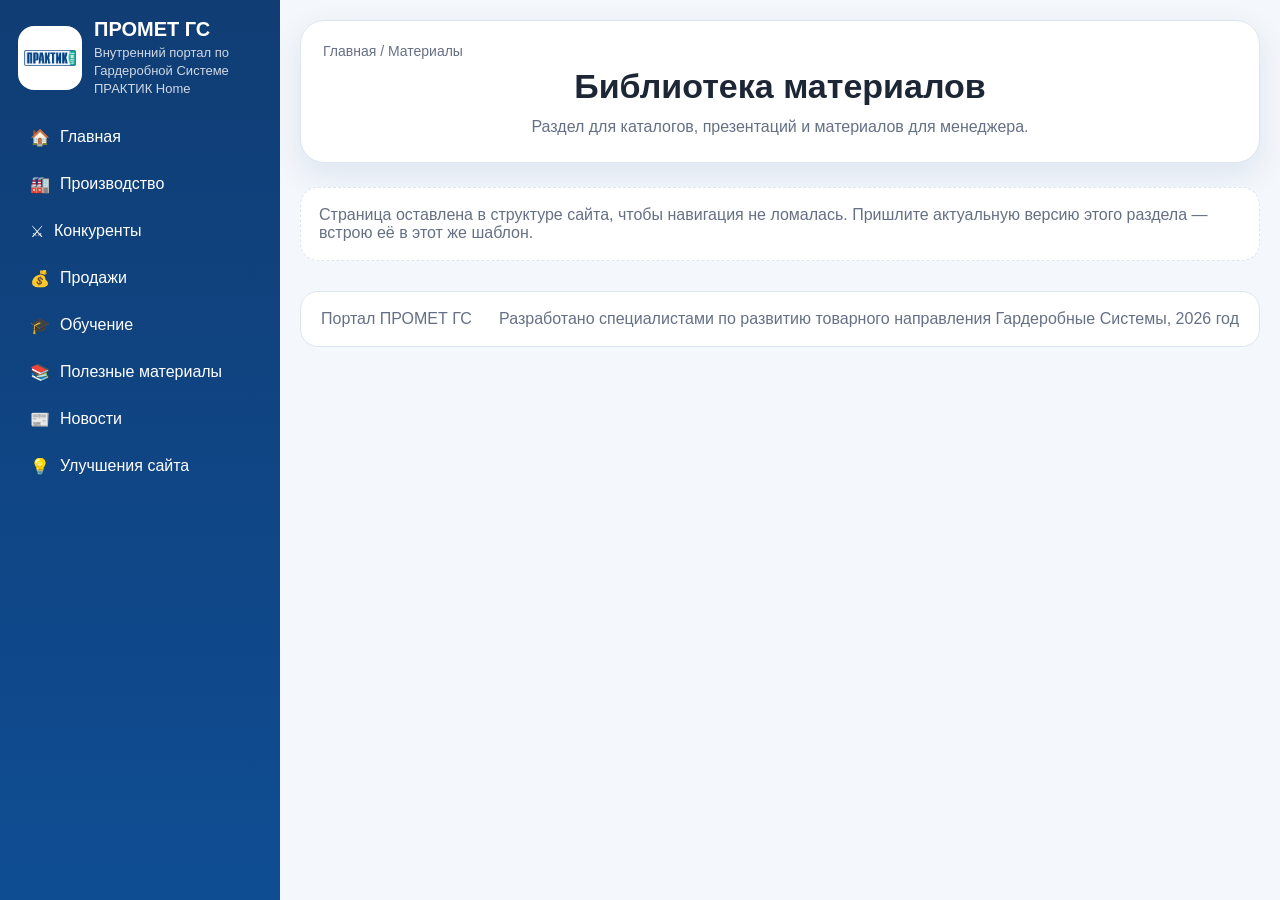
<file: materials.html>
<!doctype html><html lang='ru'><head><meta charset='utf-8'><meta name='viewport' content='width=device-width, initial-scale=1'><title>Материалы — ПРАКТИК Home</title><style>:root{
  --bg:#f4f7fb;--card:#ffffff;--line:#dce6f2;--text:#1c2635;--muted:#667085;--brand:#114a8b;--brand-2:#1d67b8;--brand-3:#eaf3ff;--success:#eaf7ef;--warning:#fff6e5;--danger:#fff1f2;--shadow:0 12px 32px rgba(17,74,139,.10);--radius:18px;
}
*{box-sizing:border-box} html{scroll-behavior:smooth} body{margin:0;font-family:Inter,Segoe UI,Arial,sans-serif;background:var(--bg);color:var(--text)} a{color:inherit;text-decoration:none} button,input,select{font:inherit}
.layout{min-height:100vh;display:grid;grid-template-columns:280px 1fr}
.sidebar{position:sticky;top:0;height:100vh;background:linear-gradient(180deg,#103d74 0%, #0f4d93 100%);color:#fff;padding:18px;overflow:auto}
.brand-link{display:flex;gap:12px;align-items:center;color:#fff;text-decoration:none;margin-bottom:18px}
.brand-logo-wrap{width:64px;height:64px;border-radius:16px;background:#fff;display:flex;align-items:center;justify-content:center;padding:6px;flex:0 0 64px}
.brand-logo{max-width:100%;max-height:100%;object-fit:contain}
.brand-copy h1{margin:0;font-size:20px;line-height:1.1}.brand-copy p{margin:4px 0 0;color:rgba(255,255,255,.8);font-size:13px;line-height:1.4}
.nav{display:grid;gap:6px}.nav a{display:flex;align-items:center;gap:10px;padding:11px 12px;border-radius:12px;color:#fff}.nav a:hover,.nav a.active{background:rgba(255,255,255,.14)}
.sidebar-links{display:grid;gap:8px}.mini-link{display:inline-block;padding:8px 10px;border-radius:10px;background:#fff;color:var(--brand);font-weight:700;font-size:13px}
.content{padding:20px;min-width:0}
.mobile-topbar{display:none;position:sticky;top:0;z-index:30;background:rgba(244,247,251,.92);backdrop-filter:blur(10px);padding:12px 0 14px}
.mobile-topbar-inner{display:flex;align-items:center;justify-content:space-between;gap:12px;background:#fff;border:1px solid var(--line);border-radius:16px;padding:10px 12px;box-shadow:var(--shadow)}
.menu-btn{border:none;background:var(--brand);color:#fff;border-radius:12px;padding:10px 12px;font-weight:700}
.mobile-drawer{position:fixed;inset:0;background:rgba(8,15,26,.55);z-index:60;display:none}.mobile-drawer.open{display:block}
.mobile-drawer-panel{width:min(86vw,360px);height:100%;background:linear-gradient(180deg,#103d74 0%, #0f4d93 100%);color:#fff;padding:18px;overflow:auto}
.top-actions{display:grid;grid-template-columns:1fr auto;gap:16px;margin-bottom:18px}.search-box,.quick-links-bar{background:#fff;border:1px solid var(--line);border-radius:16px;box-shadow:var(--shadow)} .search-box{padding:14px 16px} .search-box input{width:100%;border:none;outline:none;background:transparent;font-size:15px}.quick-links-bar{padding:10px;display:flex;flex-wrap:wrap;gap:8px;align-items:center;justify-content:flex-end}
.chip{display:inline-flex;align-items:center;gap:8px;padding:9px 12px;border-radius:999px;background:var(--brand-3);color:var(--brand);font-weight:700;font-size:14px}
.hero{background:linear-gradient(135deg,#103d74 0%,#1a5ca4 58%,#2d79cf 100%);color:#fff;border-radius:26px;padding:28px;box-shadow:0 18px 36px rgba(17,74,139,.18);display:grid;grid-template-columns:1.35fr .95fr;gap:18px;margin-bottom:20px}.hero-slogan{display:inline-block;padding:7px 12px;border-radius:999px;background:rgba(255,255,255,.12);margin-bottom:10px;font-weight:800}.hero h2{margin:0 0 10px;font-size:36px;line-height:1.12}.hero p{margin:0 0 18px;color:rgba(255,255,255,.88);font-size:16px;line-height:1.6;max-width:760px}.hero-buttons{display:flex;flex-wrap:wrap;gap:10px}
.btn{display:inline-flex;align-items:center;justify-content:center;gap:10px;padding:12px 16px;border-radius:14px;font-weight:800;border:none;cursor:pointer}.btn-primary{background:#fff;color:var(--brand)}.btn-secondary{background:rgba(255,255,255,.12);color:#fff;border:1px solid rgba(255,255,255,.18)}.btn-ghost{background:var(--brand-3);color:var(--brand);border:1px solid #cfe2fb}
.hero-panel{background:rgba(255,255,255,.12);border:1px solid rgba(255,255,255,.18);border-radius:22px;padding:18px}.hero-panel h3{margin:0 0 12px;font-size:18px}.hero-list{display:grid;gap:10px}.hero-item{background:rgba(255,255,255,.08);border-radius:14px;padding:12px}.hero-item strong{display:block;margin-bottom:4px}
.section{margin:24px 0}.section-head{display:flex;align-items:end;justify-content:space-between;gap:16px;margin-bottom:14px}.section-head h3{margin:0;font-size:26px}.section-head p{margin:4px 0 0;color:var(--muted)}
.grid{display:grid;gap:16px}.grid-2{grid-template-columns:repeat(2,minmax(0,1fr))}.grid-3{grid-template-columns:repeat(3,minmax(0,1fr))}.grid-4{grid-template-columns:repeat(4,minmax(0,1fr))}
.card{background:var(--card);border:1px solid var(--line);border-radius:20px;padding:18px;box-shadow:var(--shadow)}.card h4{margin:0 0 8px;font-size:20px}.card p{margin:0;color:var(--muted);line-height:1.55}.card-icon{width:48px;height:48px;border-radius:14px;background:var(--brand-3);color:var(--brand);display:flex;align-items:center;justify-content:center;font-weight:800;margin-bottom:14px}.meta{margin-top:12px;font-size:13px;color:var(--brand);font-weight:800}.link-card{display:block;transition:transform .18s ease,box-shadow .18s ease}.link-card:hover{transform:translateY(-3px)}
.page-header{background:#fff;border:1px solid var(--line);border-radius:24px;padding:22px;box-shadow:var(--shadow);margin-bottom:20px;text-align:center}.breadcrumbs{font-size:14px;color:var(--muted);margin-bottom:8px;text-align:left}.page-header h2{margin:0 0 8px;font-size:34px}.page-header p{margin:0 auto;color:var(--muted);line-height:1.6;max-width:900px;text-align:center}
.list{display:grid;gap:10px;margin:0;padding:0;list-style:none}.list li{background:#fff;border:1px solid var(--line);border-radius:14px;padding:14px 16px;box-shadow:var(--shadow)}
.note{padding:14px 16px;border-radius:16px;background:var(--warning);border:1px solid #ffe0a3;color:#7a5600}.success{background:var(--success);border-color:#bfe4cb;color:#1b5e37}
.footer{margin-top:30px;padding:18px 20px;background:#fff;border:1px solid var(--line);border-radius:18px;color:var(--muted);display:flex;justify-content:space-between;gap:16px;flex-wrap:wrap}.footer-note{flex-basis:100%}
.kpi-grid{display:grid;grid-template-columns:repeat(5,minmax(0,1fr));gap:12px}.kpi{background:#fff;border:1px solid var(--line);border-radius:18px;padding:16px;box-shadow:var(--shadow)}.kpi strong{display:block;font-size:24px;color:var(--brand);margin-bottom:6px}.kpi span{color:var(--muted);font-size:14px;line-height:1.4}
.embed-wrap{background:#fff;border:1px solid var(--line);border-radius:20px;padding:14px;box-shadow:var(--shadow)}.embed-frame{width:100%;height:980px;border:none;border-radius:14px;background:#fff}
.table-wrap{background:#fff;border:1px solid var(--line);border-radius:20px;box-shadow:var(--shadow);overflow:hidden}.resource-table{width:100%;border-collapse:collapse}.resource-table th,.resource-table td{padding:14px 16px;border-bottom:1px solid var(--line);vertical-align:top;text-align:left}.resource-table th{background:#f7faff;color:var(--muted);font-size:12px;text-transform:uppercase;letter-spacing:.04em}.resource-table tr:last-child td{border-bottom:none}.resource-title{font-weight:800;font-size:16px;margin-bottom:6px}.resource-desc{color:var(--muted);line-height:1.55}.resource-actions{display:flex;flex-wrap:wrap;gap:8px}
.acc-list{display:none;gap:12px}.acc-item{background:#fff;border:1px solid var(--line);border-radius:18px;box-shadow:var(--shadow);overflow:hidden}.acc-head{padding:14px 16px;font-weight:800;display:flex;justify-content:space-between;gap:12px;cursor:pointer;background:#f7faff}.acc-body{display:none;padding:14px 16px;border-top:1px solid var(--line)}.acc-item.open .acc-body{display:block}
.pill{display:inline-block;padding:6px 10px;border-radius:999px;background:var(--brand-3);color:var(--brand);font-size:12px;font-weight:800}.danger-box{background:var(--danger);border:1px solid #fecdd3;color:#9f1239;padding:12px 14px;border-radius:14px}
.form-grid{display:grid;grid-template-columns:repeat(2,minmax(0,1fr));gap:12px}.field{display:grid;gap:6px}.field label{font-size:14px;color:var(--muted);font-weight:700}.field input,.field select{padding:11px 12px;border:1px solid var(--line);border-radius:12px;background:#fff}.result-box{display:grid;gap:8px}.result-row{display:flex;justify-content:space-between;gap:12px;padding:10px 12px;background:#f8fbff;border-radius:12px}.tabs{display:flex;flex-wrap:wrap;gap:8px;margin-bottom:14px}.tab-btn{padding:10px 12px;border-radius:999px;border:1px solid var(--line);background:#fff;cursor:pointer;font-weight:800}.tab-btn.active{background:var(--brand);border-color:var(--brand);color:#fff}.tab-panel{display:none}.tab-panel.active{display:block}
.quiz-card{display:grid;gap:12px}.quiz-q{font-weight:800;margin-bottom:8px}.quiz-opts{display:grid;gap:8px}.quiz-opt{display:flex;gap:10px;align-items:flex-start;padding:10px 12px;border:1px solid var(--line);border-radius:12px;background:#fff}.quiz-results{display:grid;gap:12px}.quiz-mistake{padding:14px;border:1px solid #fecdd3;background:#fff1f2;border-radius:14px}.quiz-correct{padding:14px;border:1px solid #bbf7d0;background:#f0fdf4;border-radius:14px}
@media (max-width:1180px){.grid-4{grid-template-columns:repeat(2,minmax(0,1fr))}.grid-3,.hero,.grid-2,.form-grid{grid-template-columns:1fr}.kpi-grid{grid-template-columns:repeat(2,minmax(0,1fr))}}
@media (max-width:960px){.layout{grid-template-columns:1fr}.sidebar{display:none}.content{padding:12px}.mobile-topbar{display:block}.top-actions{grid-template-columns:1fr;gap:12px}.hero{padding:22px;border-radius:22px}.hero h2{font-size:30px}.page-header h2{font-size:28px}.table-wrap{display:none}.acc-list{display:grid}}
@media (max-width:720px){.grid-4,.grid-3,.grid-2,.kpi-grid,.form-grid{grid-template-columns:1fr}.hero h2{font-size:26px}.section-head{flex-direction:column;align-items:flex-start}.quick-links-bar{justify-content:flex-start}}


.production-header{padding-bottom:26px}.production-header h2{text-align:center;margin:0 auto 8px}
.production-kpi-grid{grid-template-columns:repeat(3,minmax(0,1fr));align-items:stretch}
.kpi-accent{position:relative;overflow:hidden}
.kpi-accent::before{content:'';position:absolute;left:0;top:0;width:100%;height:4px}
.kpi-blue::before{background:linear-gradient(90deg,#3b82f6,#93c5fd)}
.kpi-cyan::before{background:linear-gradient(90deg,#22c55e,#7dd3fc)}
.kpi-teal::before{background:linear-gradient(90deg,#14b8a6,#7dd3fc)}
.kpi-slate::before{background:linear-gradient(90deg,#64748b,#cbd5e1)}
.kpi-paint::before{background:linear-gradient(90deg,#8b5cf6,#3b82f6,#06b6d4,#f59e0b)}
.kpi-expand summary{list-style:none;display:flex;align-items:flex-start;justify-content:space-between;gap:12px;cursor:pointer}
.kpi-expand summary::-webkit-details-marker{display:none}
.expand-mark{display:inline-flex;align-items:center;justify-content:center;padding:8px 12px;border-radius:999px;background:var(--brand-3);color:var(--brand);font-weight:800;font-size:13px;white-space:nowrap}
.kpi-expand[open] .expand-mark{background:var(--brand);color:#fff}
.kpi-expand-body{margin-top:14px;padding-top:14px;border-top:1px solid var(--line);display:grid;gap:14px}
.paint-hero{display:grid;gap:10px}
.paint-samples{display:flex;gap:8px;flex-wrap:wrap}
.paint-samples span{display:block;width:34px;height:34px;border-radius:10px;box-shadow:inset 0 0 0 1px rgba(255,255,255,.65),0 4px 10px rgba(17,74,139,.12)}
.paint-samples span:nth-child(1){background:linear-gradient(135deg,#0f4d93,#4ea3ff)}
.paint-samples span:nth-child(2){background:linear-gradient(135deg,#64748b,#d1d5db)}
.paint-samples span:nth-child(3){background:linear-gradient(135deg,#111827,#6b7280)}
.paint-samples span:nth-child(4){background:linear-gradient(135deg,#f59e0b,#fde68a)}
.paint-samples span:nth-child(5){background:linear-gradient(135deg,#ef4444,#fca5a5)}
.paint-copy{font-size:14px;color:var(--muted);line-height:1.55}
.paint-brands{display:grid;grid-template-columns:repeat(3,minmax(0,1fr));gap:10px}
.paint-brands div{padding:12px;border-radius:14px;background:#f7fbff;border:1px solid var(--line)}
.paint-brands b{display:block;font-size:14px;color:var(--brand);margin-bottom:4px}
.paint-brands small{display:block;color:var(--muted);font-size:12px;line-height:1.45}
.paint-points{margin:0;padding-left:18px;display:grid;gap:8px;color:var(--text)}
.production-scheme-section{display:flex;justify-content:center}
.production-scheme{width:100%;display:grid;grid-template-columns:minmax(0,1fr) 52px minmax(0,1fr) 52px minmax(0,1fr);gap:14px;align-items:center}
.production-step{background:#fff;border:1px solid var(--line);border-radius:24px;padding:20px 20px 18px;box-shadow:var(--shadow);min-height:238px;max-width:460px;width:100%;justify-self:center;text-align:left;position:relative}
.step-badge{width:38px;height:38px;border-radius:50%;background:var(--brand);color:#fff;display:flex;align-items:center;justify-content:center;font-weight:800;font-size:18px;box-shadow:0 8px 18px rgba(17,74,139,.18);margin-bottom:12px}
.production-step h4{margin:0 0 10px;font-size:17px;color:var(--brand)}
.production-step p{margin:0 0 10px;color:#2d4d7a;line-height:1.48;font-size:14px}
.production-step ul{margin:0;padding-left:20px;display:grid;gap:6px;color:#1d355d;font-size:14px}
.scheme-arrow{font-size:38px;line-height:1;color:#6b8ed6;font-weight:700;text-align:center}
.production-table-title{margin:8px auto 0;max-width:980px;padding:18px 24px;border-radius:18px;background:linear-gradient(135deg,#eaf7ef 0%,#dff5ea 100%);border:1px solid #bfe4cb;color:#1b5e37;font-size:28px;font-weight:800;text-align:center;box-shadow:var(--shadow)}

.footer{align-items:flex-end}.footer-note{flex-basis:100%;text-align:right;font-size:12px;color:#8a94a6;margin-top:6px}
@media (max-width:1180px){.production-kpi-grid{grid-template-columns:repeat(2,minmax(0,1fr))}.production-scheme{grid-template-columns:1fr}.scheme-arrow{transform:rotate(90deg)}.production-step{max-width:none;min-height:auto}.paint-brands{grid-template-columns:1fr}}
@media (max-width:720px){.production-kpi-grid{grid-template-columns:1fr}.production-table-title{font-size:22px;padding:16px 18px}.kpi-expand summary{flex-direction:column}.expand-mark{align-self:flex-start}}

.production-info-card{display:flex;flex-direction:column;gap:8px;justify-content:flex-start;min-height:170px}
.production-info-card strong a,.paint-brands a{color:inherit;text-decoration:none}
.production-info-card strong a:hover,.paint-brands a:hover{text-decoration:underline}
.production-info-card small{display:block;color:var(--text);font-size:13px;line-height:1.5}
.production-kpi-grid{justify-items:stretch}
.production-scheme{max-width:1400px;margin:0 auto}
.production-step{text-align:left}
.production-table-title{margin:12px auto 12px;max-width:980px}



.production-detail-card{min-height:auto}
.production-detail-card .kpi-expand-body{gap:16px}
.detail-lead{margin:0;color:#27456f;line-height:1.6;font-size:15px}
.detail-points{margin:0;padding-left:20px;display:grid;gap:8px;color:#1d355d}
.detail-link{display:inline-flex;align-items:center;justify-content:center;padding:10px 14px;border-radius:12px;background:var(--brand-3);color:var(--brand);font-weight:800;font-size:14px;border:1px solid #cfe2fb;text-decoration:none}
.detail-link:hover{text-decoration:none;background:#dcecff}
.detail-links-row{display:flex;flex-wrap:wrap;gap:8px}
.detail-note{padding:12px 14px;border-radius:12px;background:#f8fbff;border:1px solid var(--line);color:var(--muted);font-size:14px;line-height:1.5}
.brand-visual{height:96px;border-radius:18px;border:1px solid var(--line);background:#f8fbff;display:flex;align-items:center;justify-content:center;gap:12px;overflow:hidden}
.brand-visual span{display:block}
.visual-line span:nth-child(1),.visual-line span:nth-child(3){width:74px;height:14px;border-radius:999px;background:linear-gradient(90deg,#9ec5ff,#4c8fe0)}
.visual-line span:nth-child(2){width:42px;height:42px;border-radius:12px;background:linear-gradient(135deg,#103d74,#1d67b8);box-shadow:0 8px 18px rgba(17,74,139,.18)}
.visual-chem span:nth-child(1),.visual-chem span:nth-child(3){width:26px;height:56px;border-radius:14px 14px 10px 10px;background:linear-gradient(180deg,#c7f9e5,#34d399);box-shadow:inset 0 0 0 1px rgba(255,255,255,.75)}
.visual-chem span:nth-child(2){width:56px;height:56px;border-radius:50%;background:radial-gradient(circle at 35% 30%,#d6fff2,#14b8a6 70%)}
.visual-gema span:nth-child(1){width:88px;height:44px;border-radius:16px;background:linear-gradient(135deg,#0f4d93,#38bdf8)}
.visual-gema span:nth-child(2){width:14px;height:72px;border-radius:999px;background:#9cc9ff}
.visual-gema span:nth-child(3){width:56px;height:56px;border-radius:16px;background:linear-gradient(135deg,#c7f9ff,#67e8f9)}
.visual-steel span:nth-child(1),.visual-steel span:nth-child(2),.visual-steel span:nth-child(3){width:82px;height:14px;border-radius:999px;background:linear-gradient(90deg,#aab4c3,#e2e8f0,#7c8aa0);transform:skew(-28deg)}
.production-table-section{margin-top:18px}
.production-table-panel{background:#fff;border:1px solid var(--line);border-radius:20px;padding:12px;box-shadow:var(--shadow)}
.production-table-panel .panel{background:transparent;box-shadow:none;padding:0;border-radius:0}
.production-table-panel .tableWrap{overflow-x:auto;overflow-y:visible;border-radius:14px;border:1px solid var(--line)}
.production-table-panel table{width:100%;min-width:1320px;border-collapse:collapse;table-layout:fixed;background:#fff}
.production-table-panel th,.production-table-panel td{padding:14px 12px;border-bottom:1px solid var(--line);text-align:left;vertical-align:top;font-size:15px;line-height:1.6}
.production-table-panel th{background:#f3f7fc;position:sticky;top:0;font-size:12px;text-transform:uppercase;z-index:2;text-align:center;letter-spacing:.04em}
.production-table-panel tbody tr:nth-child(even){background:#fbfdff}
.production-table-panel tbody tr td{transition:background-color .18s ease,box-shadow .18s ease,border-color .18s ease}
.production-table-panel tbody tr:hover td{background:#f4f9ff;border-bottom-color:#c9def8}
.production-table-panel tbody tr:hover td:first-child{box-shadow:inset 4px 0 0 #1d67b8}
.production-table-panel th:nth-child(1),.production-table-panel td:nth-child(1){width:62px}
.production-table-panel th:nth-child(2),.production-table-panel td:nth-child(2){width:120px}
.production-table-panel th:nth-child(3),.production-table-panel td:nth-child(3){width:300px}
.production-table-panel th:nth-child(4),.production-table-panel td:nth-child(4){width:300px}
.production-table-panel th:nth-child(5),.production-table-panel td:nth-child(5){width:350px}
.production-table-panel th:nth-child(6),.production-table-panel td:nth-child(6){width:220px}
.production-table-panel .numCell{font-weight:800;font-size:22px;text-align:center;color:#123f72}
.production-table-panel .thumbWrap{width:92px;height:92px;border:1px solid var(--line);border-radius:14px;background:#fff;display:flex;align-items:center;justify-content:center;overflow:hidden;margin:0 auto}
.production-table-panel .thumb{display:block;width:84px;height:84px;object-fit:contain;object-position:center;cursor:pointer}
.production-table-panel .name{font-weight:800;line-height:1.42;font-size:16px}
.production-table-panel .pre{white-space:normal;line-height:1.62;overflow-wrap:anywhere;color:#233042}
.production-table-panel .batch{font-weight:700;color:inherit;background:transparent}
.production-table-panel .table-badge{display:inline-flex;align-items:center;padding:4px 10px;border-radius:999px;background:#eaf3ff;border:1px solid #cfe2fb;color:#114a8b;font-size:12px;font-weight:800;line-height:1.1;margin:0 8px 4px 0;vertical-align:middle}.production-table-panel .table-badge-label{display:inline-flex;align-items:center}.production-table-panel .table-line,.production-table-panel .table-note,.production-table-panel .table-note-danger,.production-table-panel .table-batch-line{display:block;margin:0 0 8px;padding:0;background:none;border:none;color:inherit;font:inherit}.production-table-panel .table-line.with-badge{padding:8px 10px;border-radius:12px;background:#f8fbff;border:1px solid #e1ecfa}.production-table-panel .table-batch-line:last-child,.production-table-panel .table-line:last-child,.production-table-panel .table-note:last-child,.production-table-panel .table-note-danger:last-child{margin-bottom:0}.production-table-panel .table-batch-line{font-weight:700;color:inherit}
.production-table-panel .table-note{display:block;margin:8px 0 0;padding:0;border-radius:0;border:none;background:none;color:inherit;font-weight:inherit}
.production-table-panel .table-note-danger{border:none;background:none;color:inherit}
.production-table-panel .table-line{display:block;margin-top:6px}
.production-table-panel td:nth-child(1),.production-table-panel td:nth-child(2),.production-table-panel th:nth-child(1),.production-table-panel th:nth-child(2){text-align:center}
.production-table-panel td:nth-child(6){background:transparent}
.production-table-panel .accordion{display:none}
.production-table-panel .accItem{border:1px solid var(--line);border-radius:14px;margin-bottom:12px;overflow:hidden;background:#fff}
.production-table-panel .accHeader{display:flex;align-items:center;gap:12px;padding:12px;background:#f8fbff;cursor:pointer}
.production-table-panel .accImgWrap{width:70px;height:70px;flex:0 0 70px;border:1px solid var(--line);border-radius:12px;background:#fff;display:flex;align-items:center;justify-content:center;overflow:hidden}
.production-table-panel .accHeader img{display:block;width:62px;height:62px;object-fit:contain;object-position:center}
.production-table-panel .accText{min-width:0;flex:1 1 auto}
.production-table-panel .accTitle{font-weight:700;font-size:14px;line-height:1.35}
.production-table-panel .accSub{font-size:12px;color:var(--muted);margin-top:4px}
.production-table-panel .accArrow{margin-left:auto;font-weight:700;color:#174c8f;transition:transform .2s ease;flex:0 0 auto}
.production-table-panel .accItem.open .accArrow{transform:rotate(180deg)}
.production-table-panel .accBody{display:none;padding:12px;border-top:1px solid var(--line)}
.production-table-panel .accItem.open .accBody{display:block}
.production-table-panel .accSection{margin-top:10px;padding:10px 12px;border-radius:10px;background:#fbfdff;border:1px solid #edf3fa}
.production-table-panel .accSection:first-child{margin-top:0}
.production-table-panel .accLabel{display:block;margin-bottom:6px;color:var(--brand);font-weight:800;font-size:12px;text-transform:uppercase}
.production-table-panel .accBatch{background:#fbfdff;border-color:#edf3fa;color:inherit;font-weight:700}
.modal{position:fixed;inset:0;background:rgba(0,0,0,.78);display:none;align-items:center;justify-content:center;z-index:9998;padding:20px}
.modal img{max-width:92%;max-height:86vh;border-radius:14px;background:#fff}
@media (max-width:1180px){.production-scheme{grid-template-columns:1fr}.scheme-arrow{transform:rotate(90deg)}.production-step{max-width:none;min-height:auto}.paint-brands{grid-template-columns:1fr}}
@media (max-width:960px){.production-table-panel .tableWrap{display:none}.production-table-panel .accordion{display:block}}
@media (max-width:720px){.production-table-title{font-size:22px;padding:16px 18px}.kpi-expand summary{flex-direction:column}.expand-mark{align-self:flex-start}.detail-links-row{display:grid;grid-template-columns:1fr}}

/* Production meaningful visuals */
.brand-scene{height:116px;border-radius:18px;border:1px solid var(--line);background:linear-gradient(180deg,#f9fbfe 0%,#f2f7fc 100%);position:relative;overflow:hidden}
.scene-line .scene-track{position:absolute;left:24px;right:24px;top:62px;height:8px;border-radius:999px;background:linear-gradient(90deg,#9fb9d8,#dbe7f5)}
.scene-line .scene-arm{position:absolute;left:50%;top:22px;width:6px;height:38px;background:#2d5f9c;border-radius:999px;transform:translateX(-50%)}
.scene-line .scene-arm::before{content:"";position:absolute;left:-44px;top:0;width:94px;height:6px;border-radius:999px;background:#2d5f9c}
.scene-line .scene-part{position:absolute;top:52px;width:56px;height:26px;border-radius:8px;background:linear-gradient(135deg,#d8e6f7,#8db7e4);box-shadow:0 8px 18px rgba(17,74,139,.12)}
.scene-line .part-a{left:132px}
.scene-line .part-b{right:132px}
.scene-line .scene-part::before{content:"";position:absolute;top:-16px;left:50%;width:2px;height:16px;background:#6b89b0;transform:translateX(-50%)}

.scene-chem .tank{position:absolute;bottom:20px;width:72px;height:42px;border-radius:10px 10px 14px 14px;background:linear-gradient(180deg,#c8f6e8,#8be0c8);border:1px solid #9bdcc8;box-shadow:inset 0 -10px 0 rgba(21,128,61,.08)}
.scene-chem .t1{left:48px}.scene-chem .t2{left:calc(50% - 36px)}.scene-chem .t3{right:48px}
.scene-chem .droplet{position:absolute;top:24px;width:18px;height:26px;background:radial-gradient(circle at 40% 30%,#d6fff3,#22c7a6 75%);border-radius:50% 50% 55% 55%/40% 40% 60% 60%;transform:rotate(180deg)}
.scene-chem .d1{left:74px}.scene-chem .d2{left:calc(50% - 9px)}.scene-chem .d3{right:74px}

.scene-gema .spray-gun{position:absolute;left:34px;top:36px;width:82px;height:22px;border-radius:12px;background:linear-gradient(135deg,#1f6fb8,#4db7ff)}
.scene-gema .spray-gun::before{content:"";position:absolute;right:-18px;top:6px;width:22px;height:10px;border-radius:999px;background:#194a88}
.scene-gema .spray-gun::after{content:"";position:absolute;left:28px;top:18px;width:14px;height:34px;border-radius:999px;background:#88b5e8}
.scene-gema .spray-cloud{position:absolute;left:120px;top:30px;width:84px;height:38px;background:radial-gradient(circle at 30% 50%,rgba(103,232,249,.65),rgba(103,232,249,.18) 55%,rgba(103,232,249,0) 72%)}
.scene-gema .coated-part{position:absolute;right:38px;top:28px;width:82px;height:54px;border-radius:14px;background:linear-gradient(135deg,#d3f6ff,#67e8f9);border:1px solid #b5eefe}
.scene-gema .coated-part::before,.scene-gema .coated-part::after{content:"";position:absolute;top:8px;bottom:8px;width:10px;border-radius:999px;background:rgba(255,255,255,.48)}
.scene-gema .coated-part::before{left:18px}.scene-gema .coated-part::after{right:18px}

.scene-steel .steel-sheet{position:absolute;left:50%;width:120px;height:18px;border-radius:999px;background:linear-gradient(90deg,#9faaba,#dfe6ee,#7a8798);transform:translateX(-50%) skew(-28deg);box-shadow:0 8px 14px rgba(17,24,39,.08)}
.scene-steel .s1{top:34px}.scene-steel .s2{top:54px}.scene-steel .s3{top:74px}
.scene-steel .steel-badge{position:absolute;right:26px;top:18px;padding:8px 12px;border-radius:999px;background:#e8eef6;border:1px solid #d1dbe8;color:#4a5c75;font-weight:800;font-size:13px}

.paint-scene{position:relative;height:118px;border-radius:18px;border:1px solid var(--line);background:linear-gradient(180deg,#fbfdff 0%,#f6fbff 100%);overflow:hidden}
.paint-scene .hanger-line{position:absolute;left:24px;right:24px;top:24px;height:4px;border-radius:999px;background:#9fb5d2}
.paint-scene .hanger-part{position:absolute;top:38px;width:64px;height:42px;border-radius:12px;background:linear-gradient(135deg,#d2e8ff,#86b6ef);box-shadow:0 10px 18px rgba(17,74,139,.12)}
.paint-scene .hp1{left:78px}.paint-scene .hp2{left:166px;background:linear-gradient(135deg,#f3d7d7,#ef8d8d)}
.paint-scene .hanger-part::before{content:"";position:absolute;top:-14px;left:50%;width:2px;height:14px;background:#6b89b0;transform:translateX(-50%)}
.paint-scene .powder-cloud{position:absolute;left:128px;top:28px;width:120px;height:56px;background:radial-gradient(circle at 35% 45%,rgba(245,158,11,.28),rgba(96,165,250,.18) 45%,rgba(236,72,153,0) 74%)}
.paint-scene .paint-samples{position:absolute;right:18px;bottom:16px;display:flex;gap:8px}
.paint-scene .paint-samples span{width:24px;height:24px;border-radius:8px;box-shadow:0 4px 10px rgba(17,24,39,.12)}

.scheme-four{grid-template-columns:minmax(0,1fr) 44px minmax(0,1fr) 44px minmax(0,1fr) 44px minmax(0,1fr)}
.step-visual{height:76px;border-radius:14px;border:1px solid var(--line);background:#f8fbff;position:relative;overflow:hidden;margin:0 0 14px}
.step-visual span{position:absolute;display:block}
.step-visual-steel span:nth-child(1),.step-visual-steel span:nth-child(2),.step-visual-steel span:nth-child(3){left:50%;width:120px;height:14px;border-radius:999px;background:linear-gradient(90deg,#aab4c3,#e2e8f0,#7c8aa0);transform:translateX(-50%) skew(-28deg)}
.step-visual-steel span:nth-child(1){top:18px}.step-visual-steel span:nth-child(2){top:34px}.step-visual-steel span:nth-child(3){top:50px}
.step-visual-chem span:nth-child(1),.step-visual-chem span:nth-child(2),.step-visual-chem span:nth-child(3){bottom:14px;width:58px;height:32px;border-radius:10px 10px 12px 12px;background:linear-gradient(180deg,#d1fae5,#6ee7b7);border:1px solid #a7f3d0}
.step-visual-chem span:nth-child(1){left:24px}.step-visual-chem span:nth-child(2){left:calc(50% - 29px)}.step-visual-chem span:nth-child(3){right:24px}
.step-visual-paint span:nth-child(1),.step-visual-paint span:nth-child(2){top:24px;width:56px;height:28px;border-radius:10px;background:linear-gradient(135deg,#dbeafe,#60a5fa)}
.step-visual-paint span:nth-child(1){left:34px}.step-visual-paint span:nth-child(2){left:112px;background:linear-gradient(135deg,#fee2e2,#f87171)}
.step-visual-paint span:nth-child(1)::before,.step-visual-paint span:nth-child(2)::before{content:"";position:absolute;top:-12px;left:50%;width:2px;height:12px;background:#7d96b6;transform:translateX(-50%)}
.step-visual-paint span:nth-child(3){left:92px;top:12px;width:90px;height:44px;background:radial-gradient(circle at 35% 45%,rgba(245,158,11,.3),rgba(96,165,250,.18) 45%,rgba(236,72,153,0) 74%)}
.step-visual-paint span:nth-child(4){right:18px;bottom:12px;width:78px;height:22px;border-radius:999px;background:linear-gradient(90deg,#f59e0b,#ef4444,#3b82f6)}
.step-visual-finish span:nth-child(1){left:26px;top:20px;width:24px;height:42px;border-radius:10px;background:#0f4d93}
.step-visual-finish span:nth-child(2){left:60px;right:60px;top:30px;height:12px;border-radius:999px;background:#7fb3ea}
.step-visual-finish span:nth-child(3){right:26px;top:18px;width:54px;height:46px;border-radius:14px;background:linear-gradient(135deg,#d1fae5,#86efac);border:1px solid #bbf7d0}

@media (max-width:1400px){.scheme-four{grid-template-columns:1fr 44px 1fr}.scheme-four .production-step:nth-child(5),.scheme-four .production-step:nth-child(7),.scheme-four .scheme-arrow:nth-child(6){grid-column:auto}.scheme-four .production-step:nth-child(5),.scheme-four .scheme-arrow:nth-child(6),.scheme-four .production-step:nth-child(7){margin-top:0}}
@media (max-width:1180px){.scheme-four{grid-template-columns:1fr}.scheme-four .scheme-arrow{transform:rotate(90deg)}}

.scene-svg{display:block;width:100%;height:100%}


.hero-simple{background:linear-gradient(135deg,#103d74 0%,#1a5ca4 58%,#2d79cf 100%);color:#fff;border-radius:26px;padding:28px;box-shadow:0 18px 36px rgba(17,74,139,.18);margin-bottom:20px}
.hero-simple h2{margin:0 0 10px;font-size:34px;line-height:1.12}.hero-simple p{margin:0;color:rgba(255,255,255,.88);line-height:1.6;max-width:860px}
.placeholder-card{background:#fff;border:1px dashed var(--line);border-radius:18px;padding:18px;color:var(--muted)}
.quiz-actions{display:flex;gap:10px;flex-wrap:wrap;margin-top:8px}.score-badge{display:inline-flex;align-items:center;gap:8px;padding:10px 14px;border-radius:999px;background:var(--brand-3);color:var(--brand);font-weight:800}.muted-small{font-size:13px;color:var(--muted)}
.home-intro{display:grid;grid-template-columns:1.15fr .85fr;gap:16px;margin-bottom:20px}
.info-card{background:#fff;border:1px solid var(--line);border-radius:22px;padding:22px;box-shadow:var(--shadow)}
.info-card h3{margin:0 0 10px;font-size:24px}.info-card p{margin:0;color:var(--muted);line-height:1.65}
.info-points{display:grid;gap:10px;margin-top:14px}.info-point{padding:12px 14px;border-radius:14px;background:#f7faff;border:1px solid #d9e7f8;font-weight:700;color:var(--brand)}
.section-links-grid{display:grid;grid-template-columns:repeat(3,minmax(0,1fr));gap:16px}
.section-button{display:flex;flex-direction:column;justify-content:space-between;min-height:210px;padding:22px;border-radius:22px;background:#fff;border:1px solid var(--line);box-shadow:var(--shadow);transition:transform .18s ease, box-shadow .18s ease}
.section-button:hover{transform:translateY(-4px)}
.section-button .top{display:grid;gap:12px}.section-button .icon{width:60px;height:60px;border-radius:16px;background:var(--brand-3);color:var(--brand);display:flex;align-items:center;justify-content:center;font-size:28px;font-weight:800}
.section-button h4{margin:0;font-size:22px}.section-button p{margin:0;color:var(--muted);line-height:1.55}.section-button .meta{margin-top:16px}
.competitor-grid{display:grid;grid-template-columns:repeat(2,minmax(0,1fr));gap:16px}
.competitor-card{background:#fff;border:1px solid var(--line);border-radius:22px;padding:22px;box-shadow:var(--shadow);display:grid;gap:16px}
.competitor-head{display:flex;align-items:center;gap:16px}
.competitor-logo{width:72px;height:72px;border-radius:18px;border:1px solid var(--line);background:#f8fbff;display:flex;align-items:center;justify-content:center;overflow:hidden}
.competitor-logo img{width:56px;height:56px;object-fit:contain}
.competitor-title h3{margin:0;font-size:24px}.competitor-title p{margin:6px 0 0;color:var(--muted);line-height:1.5}
.competitor-tags{display:flex;flex-wrap:wrap;gap:8px}.competitor-card .chip{cursor:pointer}
.competitor-card ul{margin:0;padding-left:18px;color:var(--muted);line-height:1.65}
@media (max-width:1180px){.home-intro,.section-links-grid,.competitor-grid{grid-template-columns:1fr 1fr}}
@media (max-width:960px){.home-intro,.section-links-grid,.competitor-grid{grid-template-columns:1fr}.section-button{min-height:auto}}

</style><!-- Yandex.Metrika counter -->
<script type="text/javascript">
(function(m,e,t,r,i,k,a){
m[i]=m[i]||function(){(m[i].a=m[i].a||[]).push(arguments)};
m[i].l=1*new Date();
for (var j = 0; j < document.scripts.length; j++) {if (document.scripts[j].src === r) { return; }}
k=e.createElement(t),a=e.getElementsByTagName(t)[0],k.async=1,k.src=r,a.parentNode.insertBefore(k,a)
})(window, document,"script","https://mc.yandex.ru/metrika/tag.js?id=108779561","ym");
ym(108779561,"init",{ssr:true,webvisor:true,clickmap:true,ecommerce:"dataLayer",referrer:document.referrer,url:location.href,accurateTrackBounce:true,trackLinks:true});
</script>
<noscript><div><img src="https://mc.yandex.ru/watch/108779561" style="position:absolute; left:-9999px;" alt="" /></div></noscript>
<!-- /Yandex.Metrika counter -->

</head><body>
<div class='layout'>
<aside class='sidebar'>
<a class='brand-link' href='index.html'><div class='brand-logo-wrap'><img class='brand-logo' src='assets/praktik_home.png' alt='ПРАКТИК Home'></div><div class='brand-copy'><h1>ПРОМЕТ ГС</h1><p>Внутренний портал по Гардеробной Системе ПРАКТИК Home</p></div></a>
<nav class='nav'><a href='index.html' class=''><span>🏠</span><span>Главная</span></a><a href='production.html' class=''><span>🏭</span><span>Производство</span></a><a href='competitors.html' class=''><span>⚔</span><span>Конкуренты</span></a><a href='sales.html' class=''><span>💰</span><span>Продажи</span></a><a href='training.html' class=''><span>🎓</span><span>Обучение</span></a><a href='tools.html' class=''><span>📚</span><span>Полезные материалы</span></a><a href='news.html' class=''><span>📰</span><span>Новости</span></a><a href='feedback.html' class=''><span>💡</span><span>Улучшения сайта</span></a></nav>
</aside>
<main class='content'>
<div class='mobile-topbar'><div class='mobile-topbar-inner'><div style='display:flex;align-items:center;gap:10px'><div class='brand-logo-wrap' style='width:46px;height:46px;border-radius:12px'><img class='brand-logo' src='assets/praktik_home.png' alt='ПРАКТИК Home'></div><div><strong>ПРОМЕТ ГС</strong><div class='muted-small'>Гардеробная система</div></div></div><button class='menu-btn' data-open-menu>Меню</button></div></div>
<div class='mobile-drawer' id='drawer'><div class='mobile-drawer-panel'><a class='brand-link' href='index.html'><div class='brand-logo-wrap'><img class='brand-logo' src='assets/praktik_home.png' alt='ПРАКТИК Home'></div><div class='brand-copy'><h1>ПРОМЕТ ГС</h1><p>Внутренний портал по Гардеробной Системе ПРАКТИК Home</p></div></a><nav class='nav'><a href='index.html' class=''><span>🏠</span><span>Главная</span></a><a href='production.html' class=''><span>🏭</span><span>Производство</span></a><a href='competitors.html' class=''><span>⚔</span><span>Конкуренты</span></a><a href='sales.html' class=''><span>💰</span><span>Продажи</span></a><a href='training.html' class=''><span>🎓</span><span>Обучение</span></a><a href='tools.html' class=''><span>📚</span><span>Полезные материалы</span></a><a href='news.html' class=''><span>📰</span><span>Новости</span></a><a href='feedback.html' class=''><span>💡</span><span>Улучшения сайта</span></a></nav><div style='margin-top:12px'><button class='menu-btn' data-close-menu>Закрыть меню</button></div></div></div>

<div class='page-header'><div class='breadcrumbs'>Главная / Материалы</div><h2>Библиотека материалов</h2><p>Раздел для каталогов, презентаций и материалов для менеджера.</p></div>
<section class='section'><div class='placeholder-card'>Страница оставлена в структуре сайта, чтобы навигация не ломалась. Пришлите актуальную версию этого раздела — встрою её в этот же шаблон.</div></section>

<div class='footer'><div>Портал ПРОМЕТ ГС</div><div>Разработано специалистами по развитию товарного направления Гардеробные Системы, 2026 год</div></div>
</main></div>
<script>
const drawer=document.getElementById('drawer');document.querySelectorAll('[data-open-menu]').forEach(b=>b.onclick=()=>drawer.classList.add('open'));document.querySelectorAll('[data-close-menu]').forEach(b=>b.onclick=()=>drawer.classList.remove('open'));if(drawer)drawer.addEventListener('click',e=>{if(e.target===drawer)drawer.classList.remove('open')});
document.querySelectorAll('.acc-head').forEach(h=>h.addEventListener('click',()=>h.parentElement.classList.toggle('open')));
document.querySelectorAll('.tab-btn').forEach(btn=>btn.addEventListener('click',()=>{const wrap=btn.closest('[data-tabs]');wrap.querySelectorAll('.tab-btn').forEach(b=>b.classList.remove('active'));wrap.querySelectorAll('.tab-panel').forEach(p=>p.classList.remove('active'));btn.classList.add('active');wrap.querySelector('#'+btn.dataset.target).classList.add('active');}));
</script></body></html>
</file>
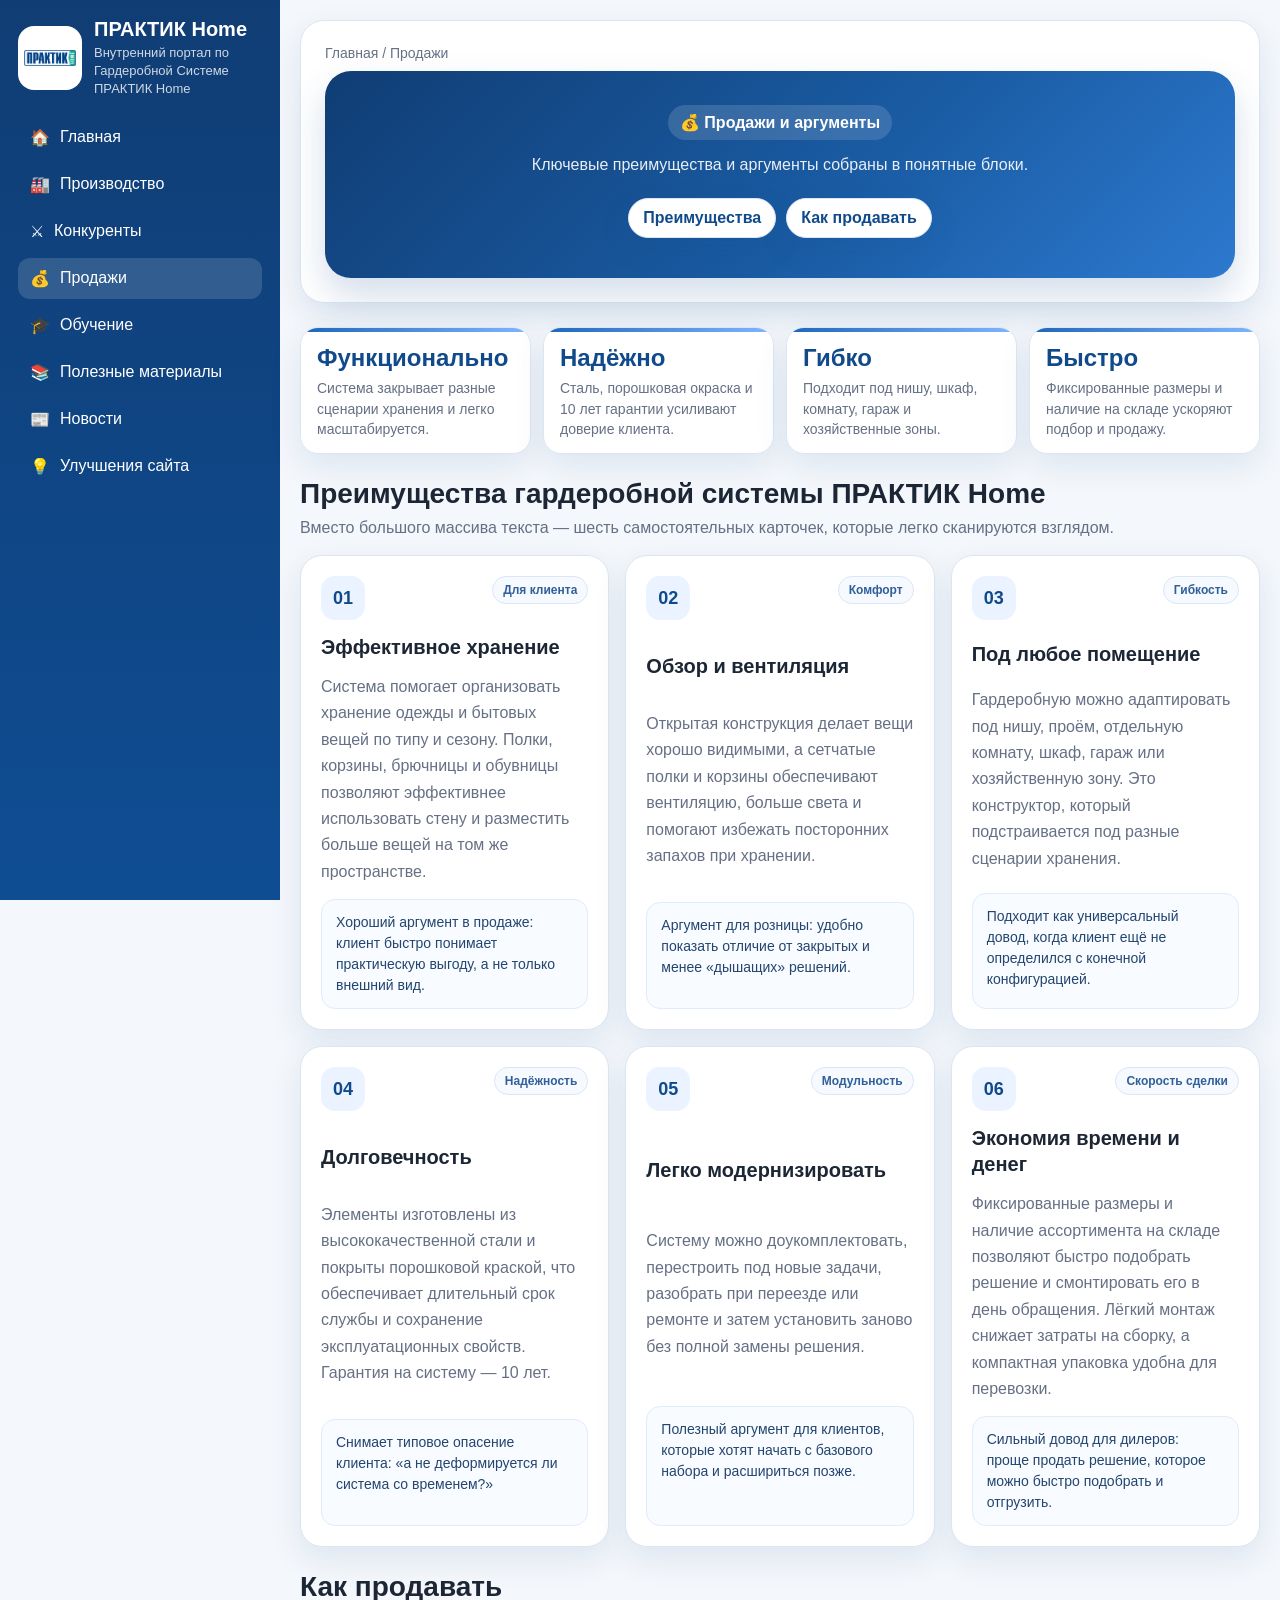
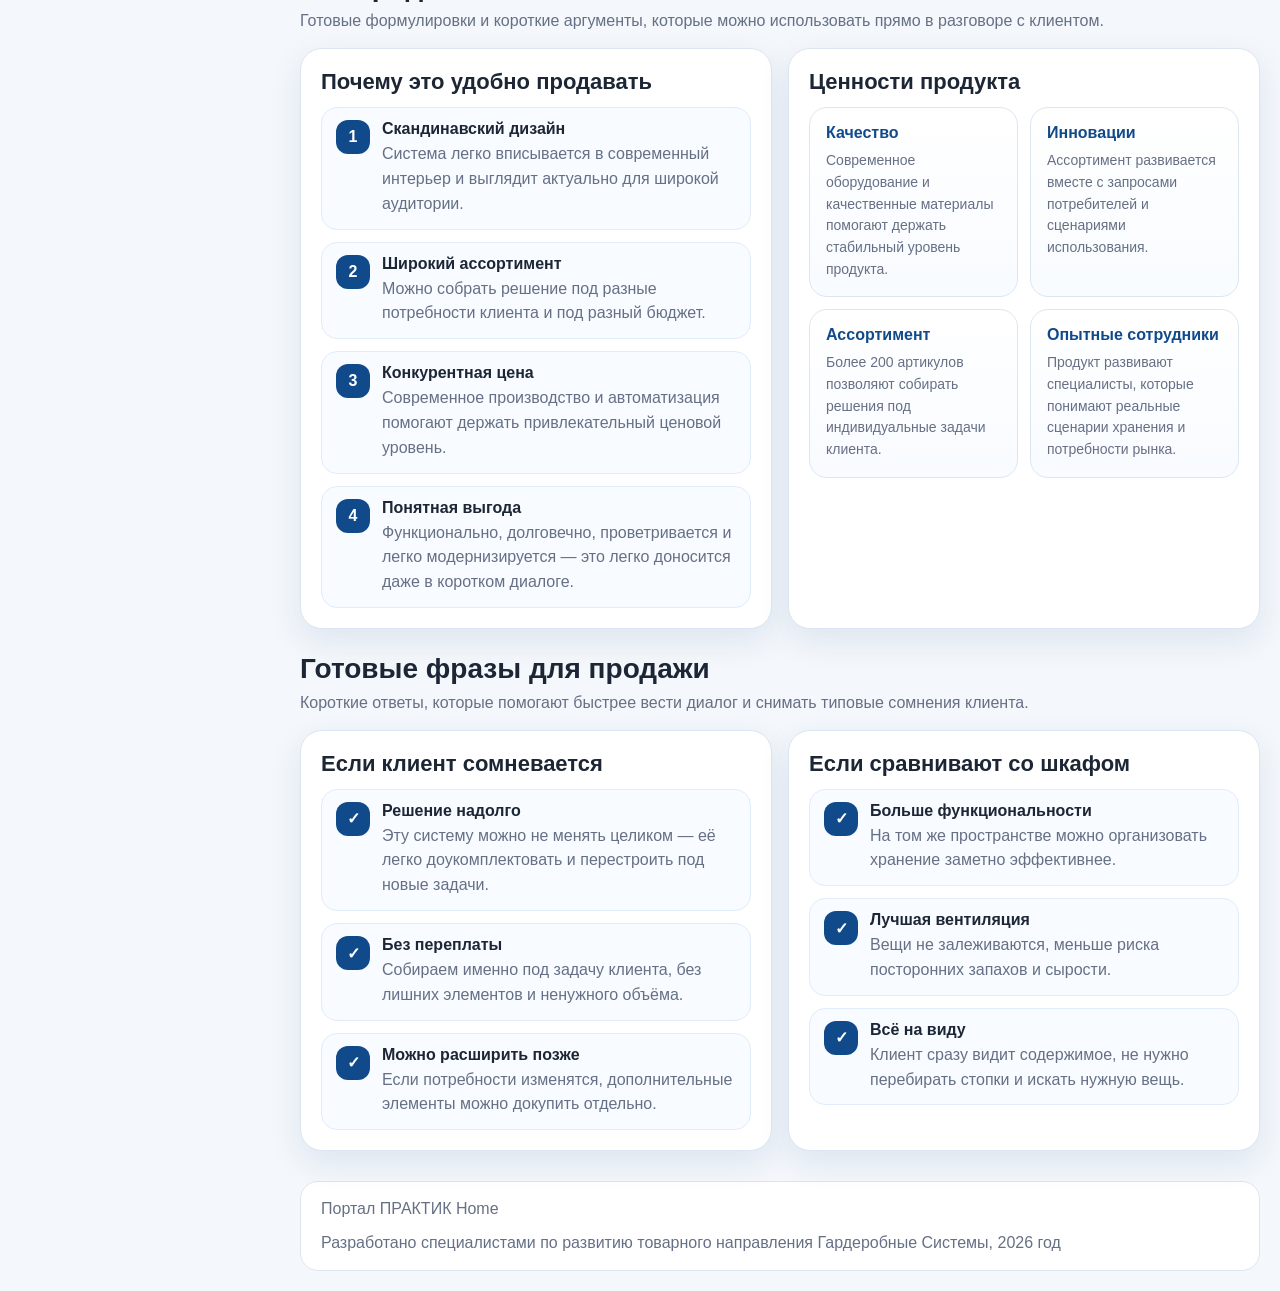
<file: sales.html>
<!doctype html>
<html lang="ru">
<head>
<meta charset="utf-8">
<meta name="viewport" content="width=device-width, initial-scale=1">
<title>Продажи — ПРАКТИК Home</title>
<style>
:root{
  --bg:#f4f7fb;--card:#ffffff;--line:#dce6f2;--text:#1c2635;--muted:#667085;--brand:#114a8b;--brand-2:#1d67b8;--brand-3:#eaf3ff;--success:#eaf7ef;--warning:#fff6e5;--danger:#fff1f2;--shadow:0 12px 32px rgba(17,74,139,.10);--radius:18px;
}
*{box-sizing:border-box}
html{scroll-behavior:smooth}
body{margin:0;font-family:Inter,Segoe UI,Arial,sans-serif;background:var(--bg);color:var(--text)}
a{color:inherit;text-decoration:none}
button,input,select{font:inherit}
.layout{min-height:100vh;display:grid;grid-template-columns:280px 1fr}
.sidebar{position:sticky;top:0;height:100vh;background:linear-gradient(180deg,#103d74 0%, #0f4d93 100%);color:#fff;padding:18px;overflow:auto}
.brand-link{display:flex;gap:12px;align-items:center;color:#fff;text-decoration:none;margin-bottom:18px}
.brand-logo-wrap{width:64px;height:64px;border-radius:16px;background:#fff;display:flex;align-items:center;justify-content:center;padding:6px;flex:0 0 64px}
.brand-logo{max-width:100%;max-height:100%;object-fit:contain}
.brand-copy h1{margin:0;font-size:20px;line-height:1.1}
.brand-copy p{margin:4px 0 0;color:rgba(255,255,255,.8);font-size:13px;line-height:1.4}
.nav{display:grid;gap:6px}
.nav a{display:flex;align-items:center;gap:10px;padding:11px 12px;border-radius:12px;color:#fff}
.nav a:hover,.nav a.active{background:rgba(255,255,255,.14)}
.content{padding:20px;min-width:0}
.mobile-topbar{display:none;position:sticky;top:0;z-index:30;background:rgba(244,247,251,.92);backdrop-filter:blur(10px);padding:12px 0 14px}
.mobile-topbar-inner{display:flex;align-items:center;justify-content:space-between;gap:12px;background:#fff;border:1px solid var(--line);border-radius:16px;padding:10px 12px;box-shadow:var(--shadow)}
.menu-btn{border:none;background:var(--brand);color:#fff;border-radius:12px;padding:10px 12px;font-weight:700}
.mobile-drawer{position:fixed;inset:0;background:rgba(8,15,26,.55);z-index:60;display:none}
.mobile-drawer.open{display:block}
.mobile-drawer-panel{width:min(86vw,360px);height:100%;background:linear-gradient(180deg,#103d74 0%, #0f4d93 100%);color:#fff;padding:18px;overflow:auto}
.section{margin:24px 0}
.section-head{display:flex;align-items:end;justify-content:space-between;gap:16px;margin-bottom:14px}
.section-head h3{margin:0;font-size:28px}
.section-head p{margin:6px 0 0;color:var(--muted);line-height:1.55}
.grid{display:grid;gap:16px}
.grid-2{grid-template-columns:repeat(2,minmax(0,1fr))}
.grid-3{grid-template-columns:repeat(3,minmax(0,1fr))}
.card{background:var(--card);border:1px solid var(--line);border-radius:20px;padding:18px;box-shadow:var(--shadow)}
.card h4{margin:0 0 8px;font-size:20px}
.card p{margin:0;color:var(--muted);line-height:1.6}
.page-header{background:#fff;border:1px solid var(--line);border-radius:24px;padding:24px;box-shadow:var(--shadow);margin-bottom:20px}
.breadcrumbs{font-size:14px;color:var(--muted);margin-bottom:10px}
.list{display:grid;gap:10px;margin:0;padding:0;list-style:none}
.list li{background:#fff;border:1px solid var(--line);border-radius:14px;padding:14px 16px;box-shadow:var(--shadow)}
.footer{margin-top:30px;padding:18px 20px;background:#fff;border:1px solid var(--line);border-radius:18px;color:var(--muted);display:flex;justify-content:space-between;gap:16px;flex-wrap:wrap}
.form-grid{display:grid;grid-template-columns:repeat(2,minmax(0,1fr));gap:12px}
.field{display:grid;gap:6px}
.field label{font-size:14px;color:var(--muted);font-weight:700}
.field input,.field select{padding:11px 12px;border:1px solid var(--line);border-radius:12px;background:#fff}
.result-box{display:grid;gap:8px}
.result-row{display:flex;justify-content:space-between;gap:12px;padding:12px 14px;background:#f8fbff;border-radius:12px;border:1px solid #e2eefb}
.tabs{display:flex;flex-wrap:wrap;gap:8px;margin-bottom:14px}
.tab-btn{padding:10px 12px;border-radius:999px;border:1px solid var(--line);background:#fff;cursor:pointer;font-weight:800}
.tab-btn.active{background:var(--brand);border-color:var(--brand);color:#fff}
.tab-panel{display:none}
.tab-panel.active{display:block}
.danger-box{background:var(--danger);border:1px solid #fecdd3;color:#9f1239;padding:12px 14px;border-radius:14px}
.btn{display:inline-flex;align-items:center;justify-content:center;gap:10px;padding:12px 16px;border-radius:14px;font-weight:800;border:none;cursor:pointer}
.btn-primary{background:var(--brand);color:#fff}
.btn-ghost{background:var(--brand-3);color:var(--brand);border:1px solid #cfe2fb}
.muted-small{font-size:13px;color:var(--muted)}

.sales-hero{
  background:linear-gradient(135deg,#103d74 0%,#1a5ca4 58%,#2d79cf 100%);
  color:#fff;border-radius:26px;padding:28px;box-shadow:0 18px 36px rgba(17,74,139,.18);
  display:grid;grid-template-columns:1.2fr .8fr;gap:18px
}
.sales-hero h2{margin:0 0 10px;font-size:38px;line-height:1.08}
.sales-hero p{margin:0;color:rgba(255,255,255,.9);line-height:1.65;font-size:16px;max-width:760px}
.hero-badge{
  display:inline-flex;align-items:center;gap:8px;padding:8px 12px;border-radius:999px;
  background:rgba(255,255,255,.14);font-weight:800;margin-bottom:12px
}
.hero-stats{display:grid;gap:12px}
.hero-stat{
  background:rgba(255,255,255,.12);border:1px solid rgba(255,255,255,.16);border-radius:18px;
  padding:16px
}
.hero-stat strong{display:block;font-size:26px;margin-bottom:4px}
.hero-stat span{display:block;color:rgba(255,255,255,.88);line-height:1.45}

.quick-nav{
  display:flex;flex-wrap:wrap;gap:10px;margin:16px 0 6px
}
.quick-chip{
  display:inline-flex;align-items:center;gap:8px;padding:10px 14px;border-radius:999px;
  background:#fff;border:1px solid var(--line);box-shadow:var(--shadow);font-weight:800;color:var(--brand)
}

.sales-kpi-grid{display:grid;grid-template-columns:repeat(4,minmax(0,1fr));gap:12px}
.sales-kpi{
  position:relative;background:#fff;border:1px solid var(--line);border-radius:18px;padding:16px 16px 14px;
  box-shadow:var(--shadow);overflow:hidden
}
.sales-kpi::before{
  content:"";position:absolute;left:0;top:0;width:100%;height:4px;
  background:linear-gradient(90deg,#1d67b8,#7fb5ff)
}
.sales-kpi strong{display:block;font-size:24px;color:var(--brand);margin-bottom:6px}
.sales-kpi span{display:block;color:var(--muted);line-height:1.45;font-size:14px}

.adv-card{
  padding:20px;border-radius:22px;background:#fff;border:1px solid var(--line);box-shadow:var(--shadow);
  display:grid;gap:14px;min-height:100%
}
.adv-top{display:flex;align-items:flex-start;justify-content:space-between;gap:12px}
.adv-num{
  width:44px;height:44px;border-radius:14px;background:var(--brand-3);color:var(--brand);
  display:flex;align-items:center;justify-content:center;font-weight:900;font-size:18px;flex:0 0 44px
}
.adv-tag{
  display:inline-flex;align-items:center;padding:6px 10px;border-radius:999px;background:#f6faff;
  border:1px solid #d9e7f8;color:#305f99;font-size:12px;font-weight:800
}
.adv-card h4{margin:0;font-size:20px;line-height:1.3}
.adv-card p{margin:0;color:var(--muted);line-height:1.65}
.adv-note{
  padding:12px 14px;border-radius:14px;background:#f8fbff;border:1px solid #e1ecfa;
  color:#23456e;font-size:14px;line-height:1.5
}

.sell-box,.value-box{
  background:#fff;border:1px solid var(--line);border-radius:22px;padding:20px;box-shadow:var(--shadow);height:100%
}
.sell-box h4,.value-box h4{margin:0 0 12px;font-size:22px}
.argument-list{display:grid;gap:12px}
.argument{
  display:grid;grid-template-columns:34px 1fr;gap:12px;align-items:flex-start;
  padding:12px 14px;border-radius:16px;background:#f8fbff;border:1px solid #e1ecfa
}
.argument-mark{
  width:34px;height:34px;border-radius:12px;background:var(--brand);color:#fff;
  display:flex;align-items:center;justify-content:center;font-weight:900
}
.argument strong{display:block;margin-bottom:4px}
.argument span{display:block;color:var(--muted);line-height:1.55}

.value-grid{display:grid;grid-template-columns:repeat(2,minmax(0,1fr));gap:12px}
.value-tile{
  padding:16px;border-radius:18px;border:1px solid var(--line);background:linear-gradient(180deg,#ffffff 0%,#f8fbff 100%)
}
.value-tile strong{display:block;margin-bottom:8px;color:var(--brand);font-size:16px}
.value-tile p{margin:0;color:var(--muted);line-height:1.55;font-size:14px}

.calculator-section{
  background:linear-gradient(180deg,#f8fbff 0%,#f4f7fb 100%);border:1px solid var(--line);border-radius:26px;padding:18px
}
.calc-card{
  background:#fff;border:1px solid var(--line);border-radius:22px;padding:20px;box-shadow:var(--shadow);height:100%
}
.calc-card h4{margin:0 0 8px;font-size:22px}
.calc-card p{margin:0;color:var(--muted);line-height:1.6}
.calc-hint{
  margin-top:12px;padding:12px 14px;border-radius:14px;background:#f8fbff;border:1px solid #e1ecfa;color:#35598a;font-size:14px;line-height:1.5
}
.result-box:empty{display:none}

@media (max-width:1180px){
  .grid-3,.grid-2,.sales-hero,.form-grid,.value-grid,.sales-kpi-grid{grid-template-columns:1fr 1fr}
}
@media (max-width:960px){
  .layout{grid-template-columns:1fr}
  .sidebar{display:none}
  .content{padding:12px}
  .mobile-topbar{display:block}
  .sales-hero,.grid-3,.grid-2,.form-grid,.value-grid,.sales-kpi-grid{grid-template-columns:1fr}
  .sales-hero h2{font-size:30px}
}
@media (max-width:720px){
  .section-head{flex-direction:column;align-items:flex-start}
  .page-header{padding:18px}
  .sales-hero{padding:22px;border-radius:22px}
  .sales-hero h2{font-size:26px}
  .quick-nav{gap:8px}
  .quick-chip{width:100%;justify-content:center}
  .argument{grid-template-columns:1fr}
  .argument-mark{width:32px;height:32px}
}

.sales-hero-centered{display:block;text-align:center;padding:34px 28px}
.sales-hero-centered .hero-center-wrap{max-width:920px;margin:0 auto}
.sales-hero-centered h2{max-width:920px;margin:0 auto 14px}
.sales-hero-centered p{max-width:760px;margin:0 auto 20px}
.sales-hero-centered .quick-nav{justify-content:center}
.tool-card{min-height:100%}

</style>
<!-- Yandex.Metrika counter -->
<script type="text/javascript">
(function(m,e,t,r,i,k,a){
m[i]=m[i]||function(){(m[i].a=m[i].a||[]).push(arguments)};
m[i].l=1*new Date();
for (var j = 0; j < document.scripts.length; j++) {if (document.scripts[j].src === r) { return; }}
k=e.createElement(t),a=e.getElementsByTagName(t)[0],k.async=1,k.src=r,a.parentNode.insertBefore(k,a)
})(window, document,"script","https://mc.yandex.ru/metrika/tag.js?id=108779561","ym");
ym(108779561,"init",{ssr:true,webvisor:true,clickmap:true,ecommerce:"dataLayer",referrer:document.referrer,url:location.href,accurateTrackBounce:true,trackLinks:true});
</script>
<noscript><div><img src="https://mc.yandex.ru/watch/108779561" style="position:absolute; left:-9999px;" alt="" /></div></noscript>
<!-- /Yandex.Metrika counter -->

</head>
<body>
<div class="layout">
  <aside class="sidebar">
    <a class="brand-link" href="index.html">
      <div class="brand-logo-wrap"><img class="brand-logo" src="assets/praktik_home.png" alt="ПРАКТИК Home"></div>
      <div class="brand-copy"><h1>ПРАКТИК Home</h1><p>Внутренний портал по Гардеробной Системе ПРАКТИК Home</p></div>
    </a>
    <nav class="nav">
      <a href="index.html"><span>🏠</span><span>Главная</span></a>
      <a href="production.html"><span>🏭</span><span>Производство</span></a>
      <a href="competitors.html"><span>⚔</span><span>Конкуренты</span></a>
      <a href="sales.html" class="active"><span>💰</span><span>Продажи</span></a>
      <a href="training.html"><span>🎓</span><span>Обучение</span></a>
      <a href="tools.html"><span>📚</span><span>Полезные материалы</span></a>
      <a href="news.html"><span>📰</span><span>Новости</span></a>
      <a href="feedback.html"><span>💡</span><span>Улучшения сайта</span></a>
    </nav>
  </aside>

  <main class="content">
    <div class="mobile-topbar">
      <div class="mobile-topbar-inner">
        <div style="display:flex;align-items:center;gap:10px">
          <div class="brand-logo-wrap" style="width:46px;height:46px;border-radius:12px">
            <img class="brand-logo" src="assets/praktik_home.png" alt="ПРАКТИК Home">
          </div>
          <div><strong>ПРАКТИК Home</strong><div class="muted-small">Гардеробная система</div></div>
        </div>
        <button class="menu-btn" data-open-menu>Меню</button>
      </div>
    </div>

    <div class="mobile-drawer" id="drawer">
      <div class="mobile-drawer-panel">
        <a class="brand-link" href="index.html">
          <div class="brand-logo-wrap"><img class="brand-logo" src="assets/praktik_home.png" alt="ПРАКТИК Home"></div>
          <div class="brand-copy"><h1>ПРАКТИК Home</h1><p>Внутренний портал по Гардеробной Системе ПРАКТИК Home</p></div>
        </a>
        <nav class="nav">
          <a href="index.html"><span>🏠</span><span>Главная</span></a>
          <a href="production.html"><span>🏭</span><span>Производство</span></a>
          <a href="competitors.html"><span>⚔</span><span>Конкуренты</span></a>
          <a href="sales.html" class="active"><span>💰</span><span>Продажи</span></a>
          <a href="training.html"><span>🎓</span><span>Обучение</span></a>
          <a href="tools.html"><span>📚</span><span>Полезные материалы</span></a>
          <a href="news.html"><span>📰</span><span>Новости</span></a>
          <a href="feedback.html"><span>💡</span><span>Улучшения сайта</span></a>
        </nav>
        <div style="margin-top:12px"><button class="menu-btn" data-close-menu>Закрыть меню</button></div>
      </div>
    </div>

    <div class="page-header">
      <div class="breadcrumbs">Главная / Продажи</div>

      
<section class="sales-hero sales-hero-centered">
        <div class="hero-center-wrap">
          <div class="hero-badge">💰 Продажи и аргументы</div>
            <p>Ключевые преимущества и аргументы собраны в понятные блоки.</p>

          <div class="quick-nav">
            <a class="quick-chip" href="#advantages">Преимущества</a>
            <a class="quick-chip" href="#scripts">Как продавать</a>
            
          </div>
        </div>
      </section>

    </div>

    <section class="section">
      <div class="sales-kpi-grid">
        <div class="sales-kpi"><strong>Функционально</strong><span>Система закрывает разные сценарии хранения и легко масштабируется.</span></div>
        <div class="sales-kpi"><strong>Надёжно</strong><span>Сталь, порошковая окраска и 10 лет гарантии усиливают доверие клиента.</span></div>
        <div class="sales-kpi"><strong>Гибко</strong><span>Подходит под нишу, шкаф, комнату, гараж и хозяйственные зоны.</span></div>
        <div class="sales-kpi"><strong>Быстро</strong><span>Фиксированные размеры и наличие на складе ускоряют подбор и продажу.</span></div>
      </div>
    </section>

    <section class="section" id="advantages">
      <div class="section-head">
        <div>
          <h3>Преимущества гардеробной системы ПРАКТИК Home</h3>
          <p>Вместо большого массива текста — шесть самостоятельных карточек, которые легко сканируются взглядом.</p>
        </div>
      </div>

      <div class="grid grid-3">
        <div class="adv-card">
          <div class="adv-top">
            <div class="adv-num">01</div>
            <div class="adv-tag">Для клиента</div>
          </div>
          <h4>Эффективное хранение</h4>
          <p>Система помогает организовать хранение одежды и бытовых вещей по типу и сезону. Полки, корзины, брючницы и обувницы позволяют эффективнее использовать стену и разместить больше вещей на том же пространстве.</p>
          <div class="adv-note">Хороший аргумент в продаже: клиент быстро понимает практическую выгоду, а не только внешний вид.</div>
        </div>

        <div class="adv-card">
          <div class="adv-top">
            <div class="adv-num">02</div>
            <div class="adv-tag">Комфорт</div>
          </div>
          <h4>Обзор и вентиляция</h4>
          <p>Открытая конструкция делает вещи хорошо видимыми, а сетчатые полки и корзины обеспечивают вентиляцию, больше света и помогают избежать посторонних запахов при хранении.</p>
          <div class="adv-note">Аргумент для розницы: удобно показать отличие от закрытых и менее «дышащих» решений.</div>
        </div>

        <div class="adv-card">
          <div class="adv-top">
            <div class="adv-num">03</div>
            <div class="adv-tag">Гибкость</div>
          </div>
          <h4>Под любое помещение</h4>
          <p>Гардеробную можно адаптировать под нишу, проём, отдельную комнату, шкаф, гараж или хозяйственную зону. Это конструктор, который подстраивается под разные сценарии хранения.</p>
          <div class="adv-note">Подходит как универсальный довод, когда клиент ещё не определился с конечной конфигурацией.</div>
        </div>

        <div class="adv-card">
          <div class="adv-top">
            <div class="adv-num">04</div>
            <div class="adv-tag">Надёжность</div>
          </div>
          <h4>Долговечность</h4>
          <p>Элементы изготовлены из высококачественной стали и покрыты порошковой краской, что обеспечивает длительный срок службы и сохранение эксплуатационных свойств. Гарантия на систему — 10 лет.</p>
          <div class="adv-note">Снимает типовое опасение клиента: «а не деформируется ли система со временем?»</div>
        </div>

        <div class="adv-card">
          <div class="adv-top">
            <div class="adv-num">05</div>
            <div class="adv-tag">Модульность</div>
          </div>
          <h4>Легко модернизировать</h4>
          <p>Систему можно доукомплектовать, перестроить под новые задачи, разобрать при переезде или ремонте и затем установить заново без полной замены решения.</p>
          <div class="adv-note">Полезный аргумент для клиентов, которые хотят начать с базового набора и расшириться позже.</div>
        </div>

        <div class="adv-card">
          <div class="adv-top">
            <div class="adv-num">06</div>
            <div class="adv-tag">Скорость сделки</div>
          </div>
          <h4>Экономия времени и денег</h4>
          <p>Фиксированные размеры и наличие ассортимента на складе позволяют быстро подобрать решение и смонтировать его в день обращения. Лёгкий монтаж снижает затраты на сборку, а компактная упаковка удобна для перевозки.</p>
          <div class="adv-note">Сильный довод для дилеров: проще продать решение, которое можно быстро подобрать и отгрузить.</div>
        </div>
      </div>
    </section>

    
    <section class="section" id="scripts">
      <div class="section-head">
        <div>
          <h3>Как продавать</h3>
          <p>Готовые формулировки и короткие аргументы, которые можно использовать прямо в разговоре с клиентом.</p>
        </div>
      </div>

      <div class="grid grid-2">
        <div class="sell-box">
          <h4>Почему это удобно продавать</h4>
          <div class="argument-list">
            <div class="argument">
              <div class="argument-mark">1</div>
              <div><strong>Скандинавский дизайн</strong><span>Система легко вписывается в современный интерьер и выглядит актуально для широкой аудитории.</span></div>
            </div>
            <div class="argument">
              <div class="argument-mark">2</div>
              <div><strong>Широкий ассортимент</strong><span>Можно собрать решение под разные потребности клиента и под разный бюджет.</span></div>
            </div>
            <div class="argument">
              <div class="argument-mark">3</div>
              <div><strong>Конкурентная цена</strong><span>Современное производство и автоматизация помогают держать привлекательный ценовой уровень.</span></div>
            </div>
            <div class="argument">
              <div class="argument-mark">4</div>
              <div><strong>Понятная выгода</strong><span>Функционально, долговечно, проветривается и легко модернизируется — это легко доносится даже в коротком диалоге.</span></div>
            </div>
          </div>
        </div>

        <div class="value-box">
          <h4>Ценности продукта</h4>
          <div class="value-grid">
            <div class="value-tile">
              <strong>Качество</strong>
              <p>Современное оборудование и качественные материалы помогают держать стабильный уровень продукта.</p>
            </div>
            <div class="value-tile">
              <strong>Инновации</strong>
              <p>Ассортимент развивается вместе с запросами потребителей и сценариями использования.</p>
            </div>
            <div class="value-tile">
              <strong>Ассортимент</strong>
              <p>Более 200 артикулов позволяют собирать решения под индивидуальные задачи клиента.</p>
            </div>
            <div class="value-tile">
              <strong>Опытные сотрудники</strong>
              <p>Продукт развивают специалисты, которые понимают реальные сценарии хранения и потребности рынка.</p>
            </div>
          </div>
        </div>
      </div>
    </section>

    <section class="section">
      <div class="section-head">
        <div>
          <h3>Готовые фразы для продажи</h3>
          <p>Короткие ответы, которые помогают быстрее вести диалог и снимать типовые сомнения клиента.</p>
        </div>
      </div>

      <div class="grid grid-2">
        <div class="sell-box">
          <h4>Если клиент сомневается</h4>
          <div class="argument-list">
            <div class="argument"><div class="argument-mark">✓</div><div><strong>Решение надолго</strong><span>Эту систему можно не менять целиком — её легко доукомплектовать и перестроить под новые задачи.</span></div></div>
            <div class="argument"><div class="argument-mark">✓</div><div><strong>Без переплаты</strong><span>Собираем именно под задачу клиента, без лишних элементов и ненужного объёма.</span></div></div>
            <div class="argument"><div class="argument-mark">✓</div><div><strong>Можно расширить позже</strong><span>Если потребности изменятся, дополнительные элементы можно докупить отдельно.</span></div></div>
          </div>
        </div>

        <div class="sell-box">
          <h4>Если сравнивают со шкафом</h4>
          <div class="argument-list">
            <div class="argument"><div class="argument-mark">✓</div><div><strong>Больше функциональности</strong><span>На том же пространстве можно организовать хранение заметно эффективнее.</span></div></div>
            <div class="argument"><div class="argument-mark">✓</div><div><strong>Лучшая вентиляция</strong><span>Вещи не залеживаются, меньше риска посторонних запахов и сырости.</span></div></div>
            <div class="argument"><div class="argument-mark">✓</div><div><strong>Всё на виду</strong><span>Клиент сразу видит содержимое, не нужно перебирать стопки и искать нужную вещь.</span></div></div>
          </div>
        </div>
      </div>
    </section>

  

    <div class="footer">
      <div>Портал ПРАКТИК Home</div>
      <div>Разработано специалистами по развитию товарного направления Гардеробные Системы, 2026 год</div>
    </div>
  </main>
</div>

</body>
</html>
</file>
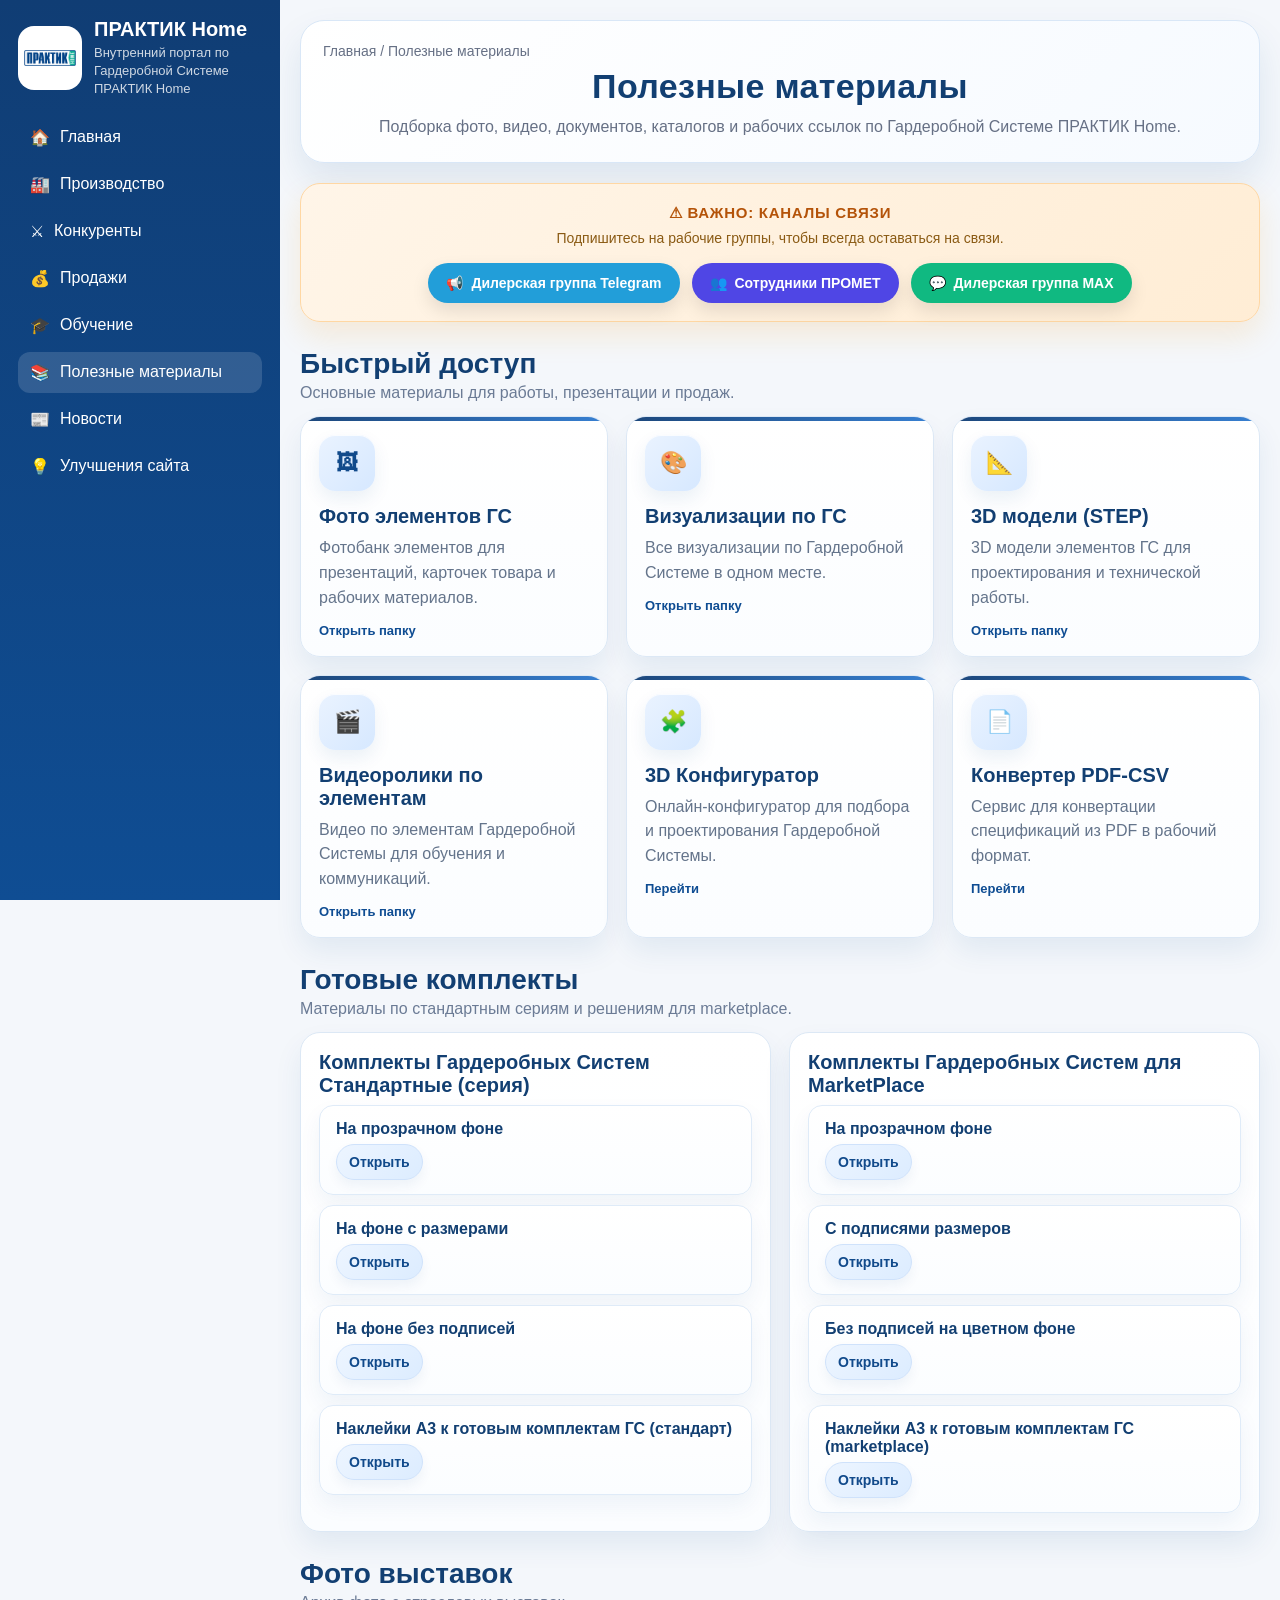
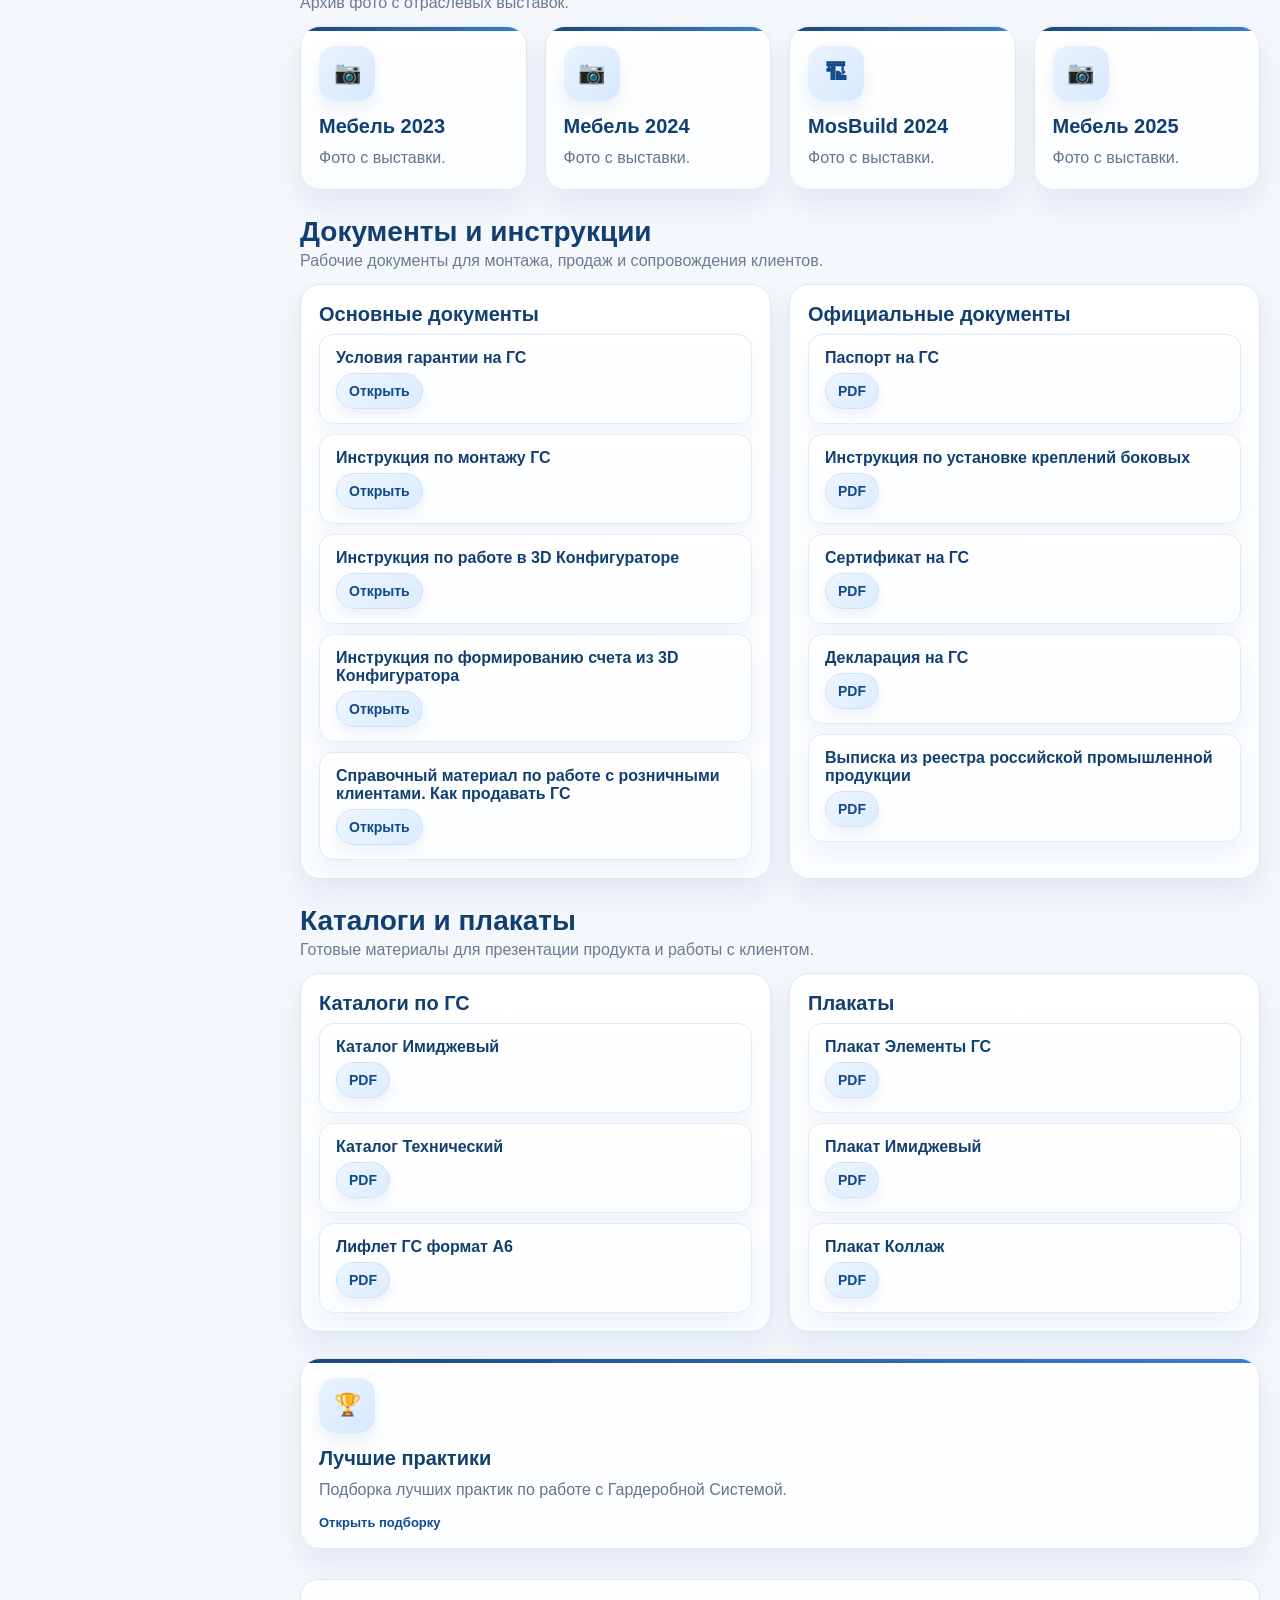
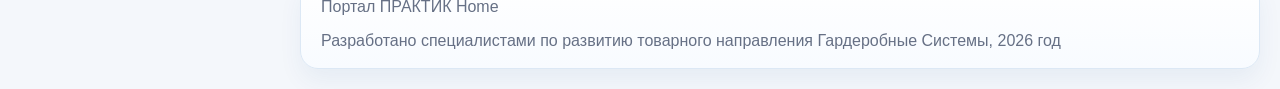
<file: tools.html>
<!doctype html><html lang='ru'><head><meta charset='utf-8'><meta name='viewport' content='width=device-width, initial-scale=1'><title>Полезные материалы — ПРАКТИК Home</title><style>:root{
  --bg:#f4f7fb;--card:#ffffff;--line:#dce6f2;--text:#1c2635;--muted:#667085;--brand:#114a8b;--brand-2:#1d67b8;--brand-3:#eaf3ff;--success:#eaf7ef;--warning:#fff6e5;--danger:#fff1f2;--shadow:0 12px 32px rgba(17,74,139,.10);--radius:18px;
}
*{box-sizing:border-box} html{scroll-behavior:smooth} body{margin:0;font-family:Inter,Segoe UI,Arial,sans-serif;background:var(--bg);color:var(--text)} a{color:inherit;text-decoration:none} button,input,select{font:inherit}
.layout{min-height:100vh;display:grid;grid-template-columns:280px 1fr}
.sidebar{position:sticky;top:0;height:100vh;background:linear-gradient(180deg,#103d74 0%, #0f4d93 100%);color:#fff;padding:18px;overflow:auto}
.brand-link{display:flex;gap:12px;align-items:center;color:#fff;text-decoration:none;margin-bottom:18px}
.brand-logo-wrap{width:64px;height:64px;border-radius:16px;background:#fff;display:flex;align-items:center;justify-content:center;padding:6px;flex:0 0 64px}
.brand-logo{max-width:100%;max-height:100%;object-fit:contain}
.brand-copy h1{margin:0;font-size:20px;line-height:1.1}.brand-copy p{margin:4px 0 0;color:rgba(255,255,255,.8);font-size:13px;line-height:1.4}
.nav{display:grid;gap:6px}.nav a{display:flex;align-items:center;gap:10px;padding:11px 12px;border-radius:12px;color:#fff}.nav a:hover,.nav a.active{background:rgba(255,255,255,.14)}
.sidebar-links{display:grid;gap:8px}.mini-link{display:inline-block;padding:8px 10px;border-radius:10px;background:#fff;color:var(--brand);font-weight:700;font-size:13px}
.content{padding:20px;min-width:0}
.mobile-topbar{display:none;position:sticky;top:0;z-index:30;background:rgba(244,247,251,.92);backdrop-filter:blur(10px);padding:12px 0 14px}
.mobile-topbar-inner{display:flex;align-items:center;justify-content:space-between;gap:12px;background:#fff;border:1px solid var(--line);border-radius:16px;padding:10px 12px;box-shadow:var(--shadow)}
.menu-btn{border:none;background:var(--brand);color:#fff;border-radius:12px;padding:10px 12px;font-weight:700}
.mobile-drawer{position:fixed;inset:0;background:rgba(8,15,26,.55);z-index:60;display:none}.mobile-drawer.open{display:block}
.mobile-drawer-panel{width:min(86vw,360px);height:100%;background:linear-gradient(180deg,#103d74 0%, #0f4d93 100%);color:#fff;padding:18px;overflow:auto}
.top-actions{display:grid;grid-template-columns:1fr auto;gap:16px;margin-bottom:18px}.search-box,.quick-links-bar{background:#fff;border:1px solid var(--line);border-radius:16px;box-shadow:var(--shadow)} .search-box{padding:14px 16px} .search-box input{width:100%;border:none;outline:none;background:transparent;font-size:15px}.quick-links-bar{padding:10px;display:flex;flex-wrap:wrap;gap:8px;align-items:center;justify-content:flex-end}
.chip{display:inline-flex;align-items:center;gap:8px;padding:9px 12px;border-radius:999px;background:var(--brand-3);color:var(--brand);font-weight:700;font-size:14px}
.hero{background:linear-gradient(135deg,#103d74 0%,#1a5ca4 58%,#2d79cf 100%);color:#fff;border-radius:26px;padding:28px;box-shadow:0 18px 36px rgba(17,74,139,.18);display:grid;grid-template-columns:1.35fr .95fr;gap:18px;margin-bottom:20px}.hero-slogan{display:inline-block;padding:7px 12px;border-radius:999px;background:rgba(255,255,255,.12);margin-bottom:10px;font-weight:800}.hero h2{margin:0 0 10px;font-size:36px;line-height:1.12}.hero p{margin:0 0 18px;color:rgba(255,255,255,.88);font-size:16px;line-height:1.6;max-width:760px}.hero-buttons{display:flex;flex-wrap:wrap;gap:10px}
.btn{display:inline-flex;align-items:center;justify-content:center;gap:10px;padding:12px 16px;border-radius:14px;font-weight:800;border:none;cursor:pointer}.btn-primary{background:#fff;color:var(--brand)}.btn-secondary{background:rgba(255,255,255,.12);color:#fff;border:1px solid rgba(255,255,255,.18)}.btn-ghost{background:var(--brand-3);color:var(--brand);border:1px solid #cfe2fb}
.hero-panel{background:rgba(255,255,255,.12);border:1px solid rgba(255,255,255,.18);border-radius:22px;padding:18px}.hero-panel h3{margin:0 0 12px;font-size:18px}.hero-list{display:grid;gap:10px}.hero-item{background:rgba(255,255,255,.08);border-radius:14px;padding:12px}.hero-item strong{display:block;margin-bottom:4px}
.section{margin:24px 0}.section-head{display:flex;align-items:end;justify-content:space-between;gap:16px;margin-bottom:14px}.section-head h3{margin:0;font-size:26px}.section-head p{margin:4px 0 0;color:var(--muted)}
.grid{display:grid;gap:16px}.grid-2{grid-template-columns:repeat(2,minmax(0,1fr))}.grid-3{grid-template-columns:repeat(3,minmax(0,1fr))}.grid-4{grid-template-columns:repeat(4,minmax(0,1fr))}
.card{background:var(--card);border:1px solid var(--line);border-radius:20px;padding:18px;box-shadow:var(--shadow)}.card h4{margin:0 0 8px;font-size:20px}.card p{margin:0;color:var(--muted);line-height:1.55}.card-icon{width:48px;height:48px;border-radius:14px;background:var(--brand-3);color:var(--brand);display:flex;align-items:center;justify-content:center;font-weight:800;margin-bottom:14px}.meta{margin-top:12px;font-size:13px;color:var(--brand);font-weight:800}.link-card{display:block;transition:transform .18s ease,box-shadow .18s ease}.link-card:hover{transform:translateY(-3px)}
.page-header{background:#fff;border:1px solid var(--line);border-radius:24px;padding:22px;box-shadow:var(--shadow);margin-bottom:20px;text-align:center}.breadcrumbs{font-size:14px;color:var(--muted);margin-bottom:8px;text-align:left}.page-header h2{margin:0 0 8px;font-size:34px}.page-header p{margin:0 auto;color:var(--muted);line-height:1.6;max-width:900px;text-align:center}
.list{display:grid;gap:10px;margin:0;padding:0;list-style:none}.list li{background:#fff;border:1px solid var(--line);border-radius:14px;padding:14px 16px;box-shadow:var(--shadow)}
.note{padding:14px 16px;border-radius:16px;background:var(--warning);border:1px solid #ffe0a3;color:#7a5600}.success{background:var(--success);border-color:#bfe4cb;color:#1b5e37}
.footer{margin-top:30px;padding:18px 20px;background:#fff;border:1px solid var(--line);border-radius:18px;color:var(--muted);display:flex;justify-content:space-between;gap:16px;flex-wrap:wrap}.footer-note{flex-basis:100%}
.kpi-grid{display:grid;grid-template-columns:repeat(5,minmax(0,1fr));gap:12px}.kpi{background:#fff;border:1px solid var(--line);border-radius:18px;padding:16px;box-shadow:var(--shadow)}.kpi strong{display:block;font-size:24px;color:var(--brand);margin-bottom:6px}.kpi span{color:var(--muted);font-size:14px;line-height:1.4}
.embed-wrap{background:#fff;border:1px solid var(--line);border-radius:20px;padding:14px;box-shadow:var(--shadow)}.embed-frame{width:100%;height:980px;border:none;border-radius:14px;background:#fff}
.table-wrap{background:#fff;border:1px solid var(--line);border-radius:20px;box-shadow:var(--shadow);overflow:hidden}.resource-table{width:100%;border-collapse:collapse}.resource-table th,.resource-table td{padding:14px 16px;border-bottom:1px solid var(--line);vertical-align:top;text-align:left}.resource-table th{background:#f7faff;color:var(--muted);font-size:12px;text-transform:uppercase;letter-spacing:.04em}.resource-table tr:last-child td{border-bottom:none}.resource-title{font-weight:800;font-size:16px;margin-bottom:6px}.resource-desc{color:var(--muted);line-height:1.55}.resource-actions{display:flex;flex-wrap:wrap;gap:8px}
.acc-list{display:none;gap:12px}.acc-item{background:#fff;border:1px solid var(--line);border-radius:18px;box-shadow:var(--shadow);overflow:hidden}.acc-head{padding:14px 16px;font-weight:800;display:flex;justify-content:space-between;gap:12px;cursor:pointer;background:#f7faff}.acc-body{display:none;padding:14px 16px;border-top:1px solid var(--line)}.acc-item.open .acc-body{display:block}
.pill{display:inline-block;padding:6px 10px;border-radius:999px;background:var(--brand-3);color:var(--brand);font-size:12px;font-weight:800}.danger-box{background:var(--danger);border:1px solid #fecdd3;color:#9f1239;padding:12px 14px;border-radius:14px}
.form-grid{display:grid;grid-template-columns:repeat(2,minmax(0,1fr));gap:12px}.field{display:grid;gap:6px}.field label{font-size:14px;color:var(--muted);font-weight:700}.field input,.field select{padding:11px 12px;border:1px solid var(--line);border-radius:12px;background:#fff}.result-box{display:grid;gap:8px}.result-row{display:flex;justify-content:space-between;gap:12px;padding:10px 12px;background:#f8fbff;border-radius:12px}.tabs{display:flex;flex-wrap:wrap;gap:8px;margin-bottom:14px}.tab-btn{padding:10px 12px;border-radius:999px;border:1px solid var(--line);background:#fff;cursor:pointer;font-weight:800}.tab-btn.active{background:var(--brand);border-color:var(--brand);color:#fff}.tab-panel{display:none}.tab-panel.active{display:block}
.quiz-card{display:grid;gap:12px}.quiz-q{font-weight:800;margin-bottom:8px}.quiz-opts{display:grid;gap:8px}.quiz-opt{display:flex;gap:10px;align-items:flex-start;padding:10px 12px;border:1px solid var(--line);border-radius:12px;background:#fff}.quiz-results{display:grid;gap:12px}.quiz-mistake{padding:14px;border:1px solid #fecdd3;background:#fff1f2;border-radius:14px}.quiz-correct{padding:14px;border:1px solid #bbf7d0;background:#f0fdf4;border-radius:14px}
@media (max-width:1180px){.grid-4{grid-template-columns:repeat(2,minmax(0,1fr))}.grid-3,.hero,.grid-2,.form-grid{grid-template-columns:1fr}.kpi-grid{grid-template-columns:repeat(2,minmax(0,1fr))}}
@media (max-width:960px){.layout{grid-template-columns:1fr}.sidebar{display:none}.content{padding:12px}.mobile-topbar{display:block}.top-actions{grid-template-columns:1fr;gap:12px}.hero{padding:22px;border-radius:22px}.hero h2{font-size:30px}.page-header h2{font-size:28px}.table-wrap{display:none}.acc-list{display:grid}}
@media (max-width:720px){.grid-4,.grid-3,.grid-2,.kpi-grid,.form-grid{grid-template-columns:1fr}.hero h2{font-size:26px}.section-head{flex-direction:column;align-items:flex-start}.quick-links-bar{justify-content:flex-start}}


.production-header{padding-bottom:26px}.production-header h2{text-align:center;margin:0 auto 8px}
.production-kpi-grid{grid-template-columns:repeat(3,minmax(0,1fr));align-items:stretch}
.kpi-accent{position:relative;overflow:hidden}
.kpi-accent::before{content:'';position:absolute;left:0;top:0;width:100%;height:4px}
.kpi-blue::before{background:linear-gradient(90deg,#3b82f6,#93c5fd)}
.kpi-cyan::before{background:linear-gradient(90deg,#22c55e,#7dd3fc)}
.kpi-teal::before{background:linear-gradient(90deg,#14b8a6,#7dd3fc)}
.kpi-slate::before{background:linear-gradient(90deg,#64748b,#cbd5e1)}
.kpi-paint::before{background:linear-gradient(90deg,#8b5cf6,#3b82f6,#06b6d4,#f59e0b)}
.kpi-expand summary{list-style:none;display:flex;align-items:flex-start;justify-content:space-between;gap:12px;cursor:pointer}
.kpi-expand summary::-webkit-details-marker{display:none}
.expand-mark{display:inline-flex;align-items:center;justify-content:center;padding:8px 12px;border-radius:999px;background:var(--brand-3);color:var(--brand);font-weight:800;font-size:13px;white-space:nowrap}
.kpi-expand[open] .expand-mark{background:var(--brand);color:#fff}
.kpi-expand-body{margin-top:14px;padding-top:14px;border-top:1px solid var(--line);display:grid;gap:14px}
.paint-hero{display:grid;gap:10px}
.paint-samples{display:flex;gap:8px;flex-wrap:wrap}
.paint-samples span{display:block;width:34px;height:34px;border-radius:10px;box-shadow:inset 0 0 0 1px rgba(255,255,255,.65),0 4px 10px rgba(17,74,139,.12)}
.paint-samples span:nth-child(1){background:linear-gradient(135deg,#0f4d93,#4ea3ff)}
.paint-samples span:nth-child(2){background:linear-gradient(135deg,#64748b,#d1d5db)}
.paint-samples span:nth-child(3){background:linear-gradient(135deg,#111827,#6b7280)}
.paint-samples span:nth-child(4){background:linear-gradient(135deg,#f59e0b,#fde68a)}
.paint-samples span:nth-child(5){background:linear-gradient(135deg,#ef4444,#fca5a5)}
.paint-copy{font-size:14px;color:var(--muted);line-height:1.55}
.paint-brands{display:grid;grid-template-columns:repeat(3,minmax(0,1fr));gap:10px}
.paint-brands div{padding:12px;border-radius:14px;background:#f7fbff;border:1px solid var(--line)}
.paint-brands b{display:block;font-size:14px;color:var(--brand);margin-bottom:4px}
.paint-brands small{display:block;color:var(--muted);font-size:12px;line-height:1.45}
.paint-points{margin:0;padding-left:18px;display:grid;gap:8px;color:var(--text)}
.production-scheme-section{display:flex;justify-content:center}
.production-scheme{width:100%;display:grid;grid-template-columns:minmax(0,1fr) 52px minmax(0,1fr) 52px minmax(0,1fr);gap:14px;align-items:center}
.production-step{background:#fff;border:1px solid var(--line);border-radius:24px;padding:20px 20px 18px;box-shadow:var(--shadow);min-height:238px;max-width:460px;width:100%;justify-self:center;text-align:left;position:relative}
.step-badge{width:38px;height:38px;border-radius:50%;background:var(--brand);color:#fff;display:flex;align-items:center;justify-content:center;font-weight:800;font-size:18px;box-shadow:0 8px 18px rgba(17,74,139,.18);margin-bottom:12px}
.production-step h4{margin:0 0 10px;font-size:17px;color:var(--brand)}
.production-step p{margin:0 0 10px;color:#2d4d7a;line-height:1.48;font-size:14px}
.production-step ul{margin:0;padding-left:20px;display:grid;gap:6px;color:#1d355d;font-size:14px}
.scheme-arrow{font-size:38px;line-height:1;color:#6b8ed6;font-weight:700;text-align:center}
.production-table-title{margin:8px auto 0;max-width:980px;padding:18px 24px;border-radius:18px;background:linear-gradient(135deg,#eaf7ef 0%,#dff5ea 100%);border:1px solid #bfe4cb;color:#1b5e37;font-size:28px;font-weight:800;text-align:center;box-shadow:var(--shadow)}

.footer{align-items:flex-end}.footer-note{flex-basis:100%;text-align:right;font-size:12px;color:#8a94a6;margin-top:6px}
@media (max-width:1180px){.production-kpi-grid{grid-template-columns:repeat(2,minmax(0,1fr))}.production-scheme{grid-template-columns:1fr}.scheme-arrow{transform:rotate(90deg)}.production-step{max-width:none;min-height:auto}.paint-brands{grid-template-columns:1fr}}
@media (max-width:720px){.production-kpi-grid{grid-template-columns:1fr}.production-table-title{font-size:22px;padding:16px 18px}.kpi-expand summary{flex-direction:column}.expand-mark{align-self:flex-start}}

.production-info-card{display:flex;flex-direction:column;gap:8px;justify-content:flex-start;min-height:170px}
.production-info-card strong a,.paint-brands a{color:inherit;text-decoration:none}
.production-info-card strong a:hover,.paint-brands a:hover{text-decoration:underline}
.production-info-card small{display:block;color:var(--text);font-size:13px;line-height:1.5}
.production-kpi-grid{justify-items:stretch}
.production-scheme{max-width:1400px;margin:0 auto}
.production-step{text-align:left}
.production-table-title{margin:12px auto 12px;max-width:980px}



.production-detail-card{min-height:auto}
.production-detail-card .kpi-expand-body{gap:16px}
.detail-lead{margin:0;color:#27456f;line-height:1.6;font-size:15px}
.detail-points{margin:0;padding-left:20px;display:grid;gap:8px;color:#1d355d}
.detail-link{display:inline-flex;align-items:center;justify-content:center;padding:10px 14px;border-radius:12px;background:var(--brand-3);color:var(--brand);font-weight:800;font-size:14px;border:1px solid #cfe2fb;text-decoration:none}
.detail-link:hover{text-decoration:none;background:#dcecff}
.detail-links-row{display:flex;flex-wrap:wrap;gap:8px}
.detail-note{padding:12px 14px;border-radius:12px;background:#f8fbff;border:1px solid var(--line);color:var(--muted);font-size:14px;line-height:1.5}
.brand-visual{height:96px;border-radius:18px;border:1px solid var(--line);background:#f8fbff;display:flex;align-items:center;justify-content:center;gap:12px;overflow:hidden}
.brand-visual span{display:block}
.visual-line span:nth-child(1),.visual-line span:nth-child(3){width:74px;height:14px;border-radius:999px;background:linear-gradient(90deg,#9ec5ff,#4c8fe0)}
.visual-line span:nth-child(2){width:42px;height:42px;border-radius:12px;background:linear-gradient(135deg,#103d74,#1d67b8);box-shadow:0 8px 18px rgba(17,74,139,.18)}
.visual-chem span:nth-child(1),.visual-chem span:nth-child(3){width:26px;height:56px;border-radius:14px 14px 10px 10px;background:linear-gradient(180deg,#c7f9e5,#34d399);box-shadow:inset 0 0 0 1px rgba(255,255,255,.75)}
.visual-chem span:nth-child(2){width:56px;height:56px;border-radius:50%;background:radial-gradient(circle at 35% 30%,#d6fff2,#14b8a6 70%)}
.visual-gema span:nth-child(1){width:88px;height:44px;border-radius:16px;background:linear-gradient(135deg,#0f4d93,#38bdf8)}
.visual-gema span:nth-child(2){width:14px;height:72px;border-radius:999px;background:#9cc9ff}
.visual-gema span:nth-child(3){width:56px;height:56px;border-radius:16px;background:linear-gradient(135deg,#c7f9ff,#67e8f9)}
.visual-steel span:nth-child(1),.visual-steel span:nth-child(2),.visual-steel span:nth-child(3){width:82px;height:14px;border-radius:999px;background:linear-gradient(90deg,#aab4c3,#e2e8f0,#7c8aa0);transform:skew(-28deg)}
.production-table-section{margin-top:18px}
.production-table-panel{background:#fff;border:1px solid var(--line);border-radius:20px;padding:12px;box-shadow:var(--shadow)}
.production-table-panel .panel{background:transparent;box-shadow:none;padding:0;border-radius:0}
.production-table-panel .tableWrap{overflow-x:auto;overflow-y:visible;border-radius:14px;border:1px solid var(--line)}
.production-table-panel table{width:100%;min-width:1320px;border-collapse:collapse;table-layout:fixed;background:#fff}
.production-table-panel th,.production-table-panel td{padding:14px 12px;border-bottom:1px solid var(--line);text-align:left;vertical-align:top;font-size:15px;line-height:1.6}
.production-table-panel th{background:#f3f7fc;position:sticky;top:0;font-size:12px;text-transform:uppercase;z-index:2;text-align:center;letter-spacing:.04em}
.production-table-panel tbody tr:nth-child(even){background:#fbfdff}
.production-table-panel tbody tr td{transition:background-color .18s ease,box-shadow .18s ease,border-color .18s ease}
.production-table-panel tbody tr:hover td{background:#f4f9ff;border-bottom-color:#c9def8}
.production-table-panel tbody tr:hover td:first-child{box-shadow:inset 4px 0 0 #1d67b8}
.production-table-panel th:nth-child(1),.production-table-panel td:nth-child(1){width:62px}
.production-table-panel th:nth-child(2),.production-table-panel td:nth-child(2){width:120px}
.production-table-panel th:nth-child(3),.production-table-panel td:nth-child(3){width:300px}
.production-table-panel th:nth-child(4),.production-table-panel td:nth-child(4){width:300px}
.production-table-panel th:nth-child(5),.production-table-panel td:nth-child(5){width:350px}
.production-table-panel th:nth-child(6),.production-table-panel td:nth-child(6){width:220px}
.production-table-panel .numCell{font-weight:800;font-size:22px;text-align:center;color:#123f72}
.production-table-panel .thumbWrap{width:92px;height:92px;border:1px solid var(--line);border-radius:14px;background:#fff;display:flex;align-items:center;justify-content:center;overflow:hidden;margin:0 auto}
.production-table-panel .thumb{display:block;width:84px;height:84px;object-fit:contain;object-position:center;cursor:pointer}
.production-table-panel .name{font-weight:800;line-height:1.42;font-size:16px}
.production-table-panel .pre{white-space:normal;line-height:1.62;overflow-wrap:anywhere;color:#233042}
.production-table-panel .batch{font-weight:700;color:inherit;background:transparent}
.production-table-panel .table-badge{display:inline-flex;align-items:center;padding:4px 10px;border-radius:999px;background:#eaf3ff;border:1px solid #cfe2fb;color:#114a8b;font-size:12px;font-weight:800;line-height:1.1;margin:0 8px 4px 0;vertical-align:middle}.production-table-panel .table-badge-label{display:inline-flex;align-items:center}.production-table-panel .table-line,.production-table-panel .table-note,.production-table-panel .table-note-danger,.production-table-panel .table-batch-line{display:block;margin:0 0 8px;padding:0;background:none;border:none;color:inherit;font:inherit}.production-table-panel .table-line.with-badge{padding:8px 10px;border-radius:12px;background:#f8fbff;border:1px solid #e1ecfa}.production-table-panel .table-batch-line:last-child,.production-table-panel .table-line:last-child,.production-table-panel .table-note:last-child,.production-table-panel .table-note-danger:last-child{margin-bottom:0}.production-table-panel .table-batch-line{font-weight:700;color:inherit}
.production-table-panel .table-note{display:block;margin:8px 0 0;padding:0;border-radius:0;border:none;background:none;color:inherit;font-weight:inherit}
.production-table-panel .table-note-danger{border:none;background:none;color:inherit}
.production-table-panel .table-line{display:block;margin-top:6px}
.production-table-panel td:nth-child(1),.production-table-panel td:nth-child(2),.production-table-panel th:nth-child(1),.production-table-panel th:nth-child(2){text-align:center}
.production-table-panel td:nth-child(6){background:transparent}
.production-table-panel .accordion{display:none}
.production-table-panel .accItem{border:1px solid var(--line);border-radius:14px;margin-bottom:12px;overflow:hidden;background:#fff}
.production-table-panel .accHeader{display:flex;align-items:center;gap:12px;padding:12px;background:#f8fbff;cursor:pointer}
.production-table-panel .accImgWrap{width:70px;height:70px;flex:0 0 70px;border:1px solid var(--line);border-radius:12px;background:#fff;display:flex;align-items:center;justify-content:center;overflow:hidden}
.production-table-panel .accHeader img{display:block;width:62px;height:62px;object-fit:contain;object-position:center}
.production-table-panel .accText{min-width:0;flex:1 1 auto}
.production-table-panel .accTitle{font-weight:700;font-size:14px;line-height:1.35}
.production-table-panel .accSub{font-size:12px;color:var(--muted);margin-top:4px}
.production-table-panel .accArrow{margin-left:auto;font-weight:700;color:#174c8f;transition:transform .2s ease;flex:0 0 auto}
.production-table-panel .accItem.open .accArrow{transform:rotate(180deg)}
.production-table-panel .accBody{display:none;padding:12px;border-top:1px solid var(--line)}
.production-table-panel .accItem.open .accBody{display:block}
.production-table-panel .accSection{margin-top:10px;padding:10px 12px;border-radius:10px;background:#fbfdff;border:1px solid #edf3fa}
.production-table-panel .accSection:first-child{margin-top:0}
.production-table-panel .accLabel{display:block;margin-bottom:6px;color:var(--brand);font-weight:800;font-size:12px;text-transform:uppercase}
.production-table-panel .accBatch{background:#fbfdff;border-color:#edf3fa;color:inherit;font-weight:700}
.modal{position:fixed;inset:0;background:rgba(0,0,0,.78);display:none;align-items:center;justify-content:center;z-index:9998;padding:20px}
.modal img{max-width:92%;max-height:86vh;border-radius:14px;background:#fff}
@media (max-width:1180px){.production-scheme{grid-template-columns:1fr}.scheme-arrow{transform:rotate(90deg)}.production-step{max-width:none;min-height:auto}.paint-brands{grid-template-columns:1fr}}
@media (max-width:960px){.production-table-panel .tableWrap{display:none}.production-table-panel .accordion{display:block}}
@media (max-width:720px){.production-table-title{font-size:22px;padding:16px 18px}.kpi-expand summary{flex-direction:column}.expand-mark{align-self:flex-start}.detail-links-row{display:grid;grid-template-columns:1fr}}

/* Production meaningful visuals */
.brand-scene{height:116px;border-radius:18px;border:1px solid var(--line);background:linear-gradient(180deg,#f9fbfe 0%,#f2f7fc 100%);position:relative;overflow:hidden}
.scene-line .scene-track{position:absolute;left:24px;right:24px;top:62px;height:8px;border-radius:999px;background:linear-gradient(90deg,#9fb9d8,#dbe7f5)}
.scene-line .scene-arm{position:absolute;left:50%;top:22px;width:6px;height:38px;background:#2d5f9c;border-radius:999px;transform:translateX(-50%)}
.scene-line .scene-arm::before{content:"";position:absolute;left:-44px;top:0;width:94px;height:6px;border-radius:999px;background:#2d5f9c}
.scene-line .scene-part{position:absolute;top:52px;width:56px;height:26px;border-radius:8px;background:linear-gradient(135deg,#d8e6f7,#8db7e4);box-shadow:0 8px 18px rgba(17,74,139,.12)}
.scene-line .part-a{left:132px}
.scene-line .part-b{right:132px}
.scene-line .scene-part::before{content:"";position:absolute;top:-16px;left:50%;width:2px;height:16px;background:#6b89b0;transform:translateX(-50%)}

.scene-chem .tank{position:absolute;bottom:20px;width:72px;height:42px;border-radius:10px 10px 14px 14px;background:linear-gradient(180deg,#c8f6e8,#8be0c8);border:1px solid #9bdcc8;box-shadow:inset 0 -10px 0 rgba(21,128,61,.08)}
.scene-chem .t1{left:48px}.scene-chem .t2{left:calc(50% - 36px)}.scene-chem .t3{right:48px}
.scene-chem .droplet{position:absolute;top:24px;width:18px;height:26px;background:radial-gradient(circle at 40% 30%,#d6fff3,#22c7a6 75%);border-radius:50% 50% 55% 55%/40% 40% 60% 60%;transform:rotate(180deg)}
.scene-chem .d1{left:74px}.scene-chem .d2{left:calc(50% - 9px)}.scene-chem .d3{right:74px}

.scene-gema .spray-gun{position:absolute;left:34px;top:36px;width:82px;height:22px;border-radius:12px;background:linear-gradient(135deg,#1f6fb8,#4db7ff)}
.scene-gema .spray-gun::before{content:"";position:absolute;right:-18px;top:6px;width:22px;height:10px;border-radius:999px;background:#194a88}
.scene-gema .spray-gun::after{content:"";position:absolute;left:28px;top:18px;width:14px;height:34px;border-radius:999px;background:#88b5e8}
.scene-gema .spray-cloud{position:absolute;left:120px;top:30px;width:84px;height:38px;background:radial-gradient(circle at 30% 50%,rgba(103,232,249,.65),rgba(103,232,249,.18) 55%,rgba(103,232,249,0) 72%)}
.scene-gema .coated-part{position:absolute;right:38px;top:28px;width:82px;height:54px;border-radius:14px;background:linear-gradient(135deg,#d3f6ff,#67e8f9);border:1px solid #b5eefe}
.scene-gema .coated-part::before,.scene-gema .coated-part::after{content:"";position:absolute;top:8px;bottom:8px;width:10px;border-radius:999px;background:rgba(255,255,255,.48)}
.scene-gema .coated-part::before{left:18px}.scene-gema .coated-part::after{right:18px}

.scene-steel .steel-sheet{position:absolute;left:50%;width:120px;height:18px;border-radius:999px;background:linear-gradient(90deg,#9faaba,#dfe6ee,#7a8798);transform:translateX(-50%) skew(-28deg);box-shadow:0 8px 14px rgba(17,24,39,.08)}
.scene-steel .s1{top:34px}.scene-steel .s2{top:54px}.scene-steel .s3{top:74px}
.scene-steel .steel-badge{position:absolute;right:26px;top:18px;padding:8px 12px;border-radius:999px;background:#e8eef6;border:1px solid #d1dbe8;color:#4a5c75;font-weight:800;font-size:13px}

.paint-scene{position:relative;height:118px;border-radius:18px;border:1px solid var(--line);background:linear-gradient(180deg,#fbfdff 0%,#f6fbff 100%);overflow:hidden}
.paint-scene .hanger-line{position:absolute;left:24px;right:24px;top:24px;height:4px;border-radius:999px;background:#9fb5d2}
.paint-scene .hanger-part{position:absolute;top:38px;width:64px;height:42px;border-radius:12px;background:linear-gradient(135deg,#d2e8ff,#86b6ef);box-shadow:0 10px 18px rgba(17,74,139,.12)}
.paint-scene .hp1{left:78px}.paint-scene .hp2{left:166px;background:linear-gradient(135deg,#f3d7d7,#ef8d8d)}
.paint-scene .hanger-part::before{content:"";position:absolute;top:-14px;left:50%;width:2px;height:14px;background:#6b89b0;transform:translateX(-50%)}
.paint-scene .powder-cloud{position:absolute;left:128px;top:28px;width:120px;height:56px;background:radial-gradient(circle at 35% 45%,rgba(245,158,11,.28),rgba(96,165,250,.18) 45%,rgba(236,72,153,0) 74%)}
.paint-scene .paint-samples{position:absolute;right:18px;bottom:16px;display:flex;gap:8px}
.paint-scene .paint-samples span{width:24px;height:24px;border-radius:8px;box-shadow:0 4px 10px rgba(17,24,39,.12)}

.scheme-four{grid-template-columns:minmax(0,1fr) 44px minmax(0,1fr) 44px minmax(0,1fr) 44px minmax(0,1fr)}
.step-visual{height:76px;border-radius:14px;border:1px solid var(--line);background:#f8fbff;position:relative;overflow:hidden;margin:0 0 14px}
.step-visual span{position:absolute;display:block}
.step-visual-steel span:nth-child(1),.step-visual-steel span:nth-child(2),.step-visual-steel span:nth-child(3){left:50%;width:120px;height:14px;border-radius:999px;background:linear-gradient(90deg,#aab4c3,#e2e8f0,#7c8aa0);transform:translateX(-50%) skew(-28deg)}
.step-visual-steel span:nth-child(1){top:18px}.step-visual-steel span:nth-child(2){top:34px}.step-visual-steel span:nth-child(3){top:50px}
.step-visual-chem span:nth-child(1),.step-visual-chem span:nth-child(2),.step-visual-chem span:nth-child(3){bottom:14px;width:58px;height:32px;border-radius:10px 10px 12px 12px;background:linear-gradient(180deg,#d1fae5,#6ee7b7);border:1px solid #a7f3d0}
.step-visual-chem span:nth-child(1){left:24px}.step-visual-chem span:nth-child(2){left:calc(50% - 29px)}.step-visual-chem span:nth-child(3){right:24px}
.step-visual-paint span:nth-child(1),.step-visual-paint span:nth-child(2){top:24px;width:56px;height:28px;border-radius:10px;background:linear-gradient(135deg,#dbeafe,#60a5fa)}
.step-visual-paint span:nth-child(1){left:34px}.step-visual-paint span:nth-child(2){left:112px;background:linear-gradient(135deg,#fee2e2,#f87171)}
.step-visual-paint span:nth-child(1)::before,.step-visual-paint span:nth-child(2)::before{content:"";position:absolute;top:-12px;left:50%;width:2px;height:12px;background:#7d96b6;transform:translateX(-50%)}
.step-visual-paint span:nth-child(3){left:92px;top:12px;width:90px;height:44px;background:radial-gradient(circle at 35% 45%,rgba(245,158,11,.3),rgba(96,165,250,.18) 45%,rgba(236,72,153,0) 74%)}
.step-visual-paint span:nth-child(4){right:18px;bottom:12px;width:78px;height:22px;border-radius:999px;background:linear-gradient(90deg,#f59e0b,#ef4444,#3b82f6)}
.step-visual-finish span:nth-child(1){left:26px;top:20px;width:24px;height:42px;border-radius:10px;background:#0f4d93}
.step-visual-finish span:nth-child(2){left:60px;right:60px;top:30px;height:12px;border-radius:999px;background:#7fb3ea}
.step-visual-finish span:nth-child(3){right:26px;top:18px;width:54px;height:46px;border-radius:14px;background:linear-gradient(135deg,#d1fae5,#86efac);border:1px solid #bbf7d0}

@media (max-width:1400px){.scheme-four{grid-template-columns:1fr 44px 1fr}.scheme-four .production-step:nth-child(5),.scheme-four .production-step:nth-child(7),.scheme-four .scheme-arrow:nth-child(6){grid-column:auto}.scheme-four .production-step:nth-child(5),.scheme-four .scheme-arrow:nth-child(6),.scheme-four .production-step:nth-child(7){margin-top:0}}
@media (max-width:1180px){.scheme-four{grid-template-columns:1fr}.scheme-four .scheme-arrow{transform:rotate(90deg)}}

.scene-svg{display:block;width:100%;height:100%}


.hero-simple{background:linear-gradient(135deg,#103d74 0%,#1a5ca4 58%,#2d79cf 100%);color:#fff;border-radius:26px;padding:28px;box-shadow:0 18px 36px rgba(17,74,139,.18);margin-bottom:20px}
.hero-simple h2{margin:0 0 10px;font-size:34px;line-height:1.12}.hero-simple p{margin:0;color:rgba(255,255,255,.88);line-height:1.6;max-width:860px}
.placeholder-card{background:#fff;border:1px dashed var(--line);border-radius:18px;padding:18px;color:var(--muted)}
.quiz-actions{display:flex;gap:10px;flex-wrap:wrap;margin-top:8px}.score-badge{display:inline-flex;align-items:center;gap:8px;padding:10px 14px;border-radius:999px;background:var(--brand-3);color:var(--brand);font-weight:800}.muted-small{font-size:13px;color:var(--muted)}
.home-intro{display:grid;grid-template-columns:1.15fr .85fr;gap:16px;margin-bottom:20px}
.info-card{background:#fff;border:1px solid var(--line);border-radius:22px;padding:22px;box-shadow:var(--shadow)}
.info-card h3{margin:0 0 10px;font-size:24px}.info-card p{margin:0;color:var(--muted);line-height:1.65}
.info-points{display:grid;gap:10px;margin-top:14px}.info-point{padding:12px 14px;border-radius:14px;background:#f7faff;border:1px solid #d9e7f8;font-weight:700;color:var(--brand)}
.section-links-grid{display:grid;grid-template-columns:repeat(3,minmax(0,1fr));gap:16px}
.section-button{display:flex;flex-direction:column;justify-content:space-between;min-height:210px;padding:22px;border-radius:22px;background:#fff;border:1px solid var(--line);box-shadow:var(--shadow);transition:transform .18s ease, box-shadow .18s ease}
.section-button:hover{transform:translateY(-4px)}
.section-button .top{display:grid;gap:12px}.section-button .icon{width:60px;height:60px;border-radius:16px;background:var(--brand-3);color:var(--brand);display:flex;align-items:center;justify-content:center;font-size:28px;font-weight:800}
.section-button h4{margin:0;font-size:22px}.section-button p{margin:0;color:var(--muted);line-height:1.55}.section-button .meta{margin-top:16px}
.competitor-grid{display:grid;grid-template-columns:repeat(2,minmax(0,1fr));gap:16px}
.competitor-card{background:#fff;border:1px solid var(--line);border-radius:22px;padding:22px;box-shadow:var(--shadow);display:grid;gap:16px}
.competitor-head{display:flex;align-items:center;gap:16px}
.competitor-logo{width:72px;height:72px;border-radius:18px;border:1px solid var(--line);background:#f8fbff;display:flex;align-items:center;justify-content:center;overflow:hidden}
.competitor-logo img{width:56px;height:56px;object-fit:contain}
.competitor-title h3{margin:0;font-size:24px}.competitor-title p{margin:6px 0 0;color:var(--muted);line-height:1.5}
.competitor-tags{display:flex;flex-wrap:wrap;gap:8px}.competitor-card .chip{cursor:pointer}
.competitor-card ul{margin:0;padding-left:18px;color:var(--muted);line-height:1.65}
@media (max-width:1180px){.home-intro,.section-links-grid,.competitor-grid{grid-template-columns:1fr 1fr}}
@media (max-width:960px){.home-intro,.section-links-grid,.competitor-grid{grid-template-columns:1fr}.section-button{min-height:auto}}


/* ===== Dashboard style for tools page ===== */
.page-header{
  background:linear-gradient(135deg,#ffffff 0%,#f6faff 100%);
  border:1px solid #d9e7f7;
  box-shadow:0 18px 36px rgba(17,74,139,.10);
}
.page-header h2{
  color:#123f72;
  letter-spacing:.01em;
}
.page-header p{
  max-width:980px;
}

.dashboard-banner{
  margin:0 0 18px;
  padding:20px 20px 18px;
  border-radius:20px;
  background:linear-gradient(135deg,#fff5e8 0%,#ffedd5 100%);
  border:1px solid #ffd7a3;
  box-shadow:0 14px 30px rgba(245,158,11,.14);
  text-align:center;
}
.critical-title{
  font-weight:900;
  color:#b45309;
  margin-bottom:6px;
  font-size:15px;
  text-transform:uppercase;
  letter-spacing:.05em;
}
.critical-subtitle{
  color:#8a5a13;
  font-size:14px;
  line-height:1.55;
  margin-bottom:14px;
}
.critical-links-row{
  display:flex;
  justify-content:center;
  flex-wrap:wrap;
  gap:12px;
}
.critical-chip{
  display:inline-flex;
  align-items:center;
  gap:8px;
  padding:12px 18px;
  border-radius:999px;
  font-weight:800;
  font-size:14px;
  text-decoration:none;
  transition:transform .2s ease, box-shadow .2s ease, filter .2s ease;
  box-shadow:0 8px 18px rgba(0,0,0,.10);
}
.critical-chip .chip-icon{
  display:inline-flex;
  align-items:center;
  justify-content:center;
}
.critical-chip.tg{background:#229ED9;color:#fff;border:none}
.critical-chip.prom{background:#4f46e5;color:#fff;border:none}
.critical-chip.max{background:#10b981;color:#fff;border:none}
.critical-chip:hover{
  transform:translateY(-3px) scale(1.03);
  box-shadow:0 14px 24px rgba(0,0,0,.16);
  filter:saturate(1.05);
}
@keyframes chipPulse{
  0%{box-shadow:0 0 0 0 rgba(245,158,11,.30), 0 8px 18px rgba(0,0,0,.10);}
  70%{box-shadow:0 0 0 14px rgba(245,158,11,0), 0 8px 18px rgba(0,0,0,.10);}
  100%{box-shadow:0 0 0 0 rgba(245,158,11,0), 0 8px 18px rgba(0,0,0,.10);}
}
.pulse-chip{animation:chipPulse 2.2s infinite}

/* Sections and cards */
.section-head h3{
  color:#123f72;
  font-size:28px;
}
.section-head p{
  color:#6b7b95;
}
.grid{
  gap:18px;
}
.card{
  background:linear-gradient(180deg,#ffffff 0%,#fbfdff 100%);
  border:1px solid #dce8f5;
  box-shadow:0 14px 28px rgba(17,74,139,.08);
}
.link-card{
  position:relative;
  overflow:hidden;
  transition:transform .22s ease, box-shadow .22s ease, border-color .22s ease, background .22s ease;
}
.link-card::before{
  content:'';
  position:absolute;
  left:0; top:0; right:0;
  height:4px;
  background:linear-gradient(90deg,#103d74 0%,#2d79cf 100%);
  opacity:.95;
}
.link-card:hover{
  transform:translateY(-6px);
  box-shadow:0 20px 34px rgba(17,74,139,.14);
  border-color:#b9d3f1;
  background:#f8fbff;
}
.card h4{
  color:#123f72;
}
.card p{
  color:#64748b;
}
.card-icon{
  width:56px;
  height:56px;
  border-radius:16px;
  background:linear-gradient(135deg,#eaf3ff 0%,#d6e8ff 100%);
  color:#114a8b;
  box-shadow:inset 0 1px 0 rgba(255,255,255,.8), 0 8px 18px rgba(17,74,139,.08);
  font-size:22px;
}
.meta, .meta a{
  color:#0f4d93;
  font-weight:800;
}
.list li{
  background:linear-gradient(180deg,#ffffff 0%,#fbfdff 100%);
  border:1px solid #dfebf8;
  box-shadow:0 10px 22px rgba(17,74,139,.06);
}
.resource-title{
  color:#123f72;
}
.resource-desc{
  color:#64748b;
}
.resource-actions .chip{
  background:linear-gradient(135deg,#edf5ff 0%,#dcecff 100%);
  border:1px solid #cfe2fb;
  color:#114a8b;
  box-shadow:0 6px 12px rgba(17,74,139,.06);
  transition:transform .18s ease, box-shadow .18s ease, background .18s ease;
}
.resource-actions .chip:hover,
.quick-links-bar .chip:hover,
.chip:hover{
  transform:translateY(-2px);
  box-shadow:0 10px 18px rgba(17,74,139,.12);
  background:#edf5ff;
}
.footer{
  background:linear-gradient(180deg,#ffffff 0%,#f8fbff 100%);
  border:1px solid #dce8f5;
  box-shadow:0 12px 24px rgba(17,74,139,.06);
}

/* subtle dashboard polish for important blocks */
.section{
  margin:26px 0;
}
@media (max-width:720px){
  .critical-links-row{
    display:grid;
    grid-template-columns:1fr;
  }
  .critical-chip{
    width:100%;
    justify-content:flex-start;
  }
  .section-head h3{
    font-size:24px;
  }
}

</style><!-- Yandex.Metrika counter -->
<script type="text/javascript">
(function(m,e,t,r,i,k,a){
m[i]=m[i]||function(){(m[i].a=m[i].a||[]).push(arguments)};
m[i].l=1*new Date();
for (var j = 0; j < document.scripts.length; j++) {if (document.scripts[j].src === r) { return; }}
k=e.createElement(t),a=e.getElementsByTagName(t)[0],k.async=1,k.src=r,a.parentNode.insertBefore(k,a)
})(window, document,"script","https://mc.yandex.ru/metrika/tag.js?id=108779561","ym");
ym(108779561,"init",{ssr:true,webvisor:true,clickmap:true,ecommerce:"dataLayer",referrer:document.referrer,url:location.href,accurateTrackBounce:true,trackLinks:true});
</script>
<noscript><div><img src="https://mc.yandex.ru/watch/108779561" style="position:absolute; left:-9999px;" alt="" /></div></noscript>
<!-- /Yandex.Metrika counter -->

</head><body>
<div class='layout'>
<aside class='sidebar'>
<a class='brand-link' href='index.html'><div class='brand-logo-wrap'><img class='brand-logo' src='assets/praktik_home.png' alt='ПРАКТИК Home'></div><div class='brand-copy'><h1>ПРАКТИК Home</h1><p>Внутренний портал по Гардеробной Системе ПРАКТИК Home</p></div></a>
<nav class='nav'><a href='index.html' class=''><span>🏠</span><span>Главная</span></a><a href='production.html' class=''><span>🏭</span><span>Производство</span></a><a href='competitors.html' class=''><span>⚔</span><span>Конкуренты</span></a><a href='sales.html' class=''><span>💰</span><span>Продажи</span></a><a href='training.html' class=''><span>🎓</span><span>Обучение</span></a><a href='tools.html' class='active'><span>📚</span><span>Полезные материалы</span></a><a href='news.html' class=''><span>📰</span><span>Новости</span></a><a href='feedback.html' class=''><span>💡</span><span>Улучшения сайта</span></a></nav>
</aside>
<main class='content'>
<div class='mobile-topbar'><div class='mobile-topbar-inner'><div style='display:flex;align-items:center;gap:10px'><div class='brand-logo-wrap' style='width:46px;height:46px;border-radius:12px'><img class='brand-logo' src='assets/praktik_home.png' alt='ПРАКТИК Home'></div><div><strong>ПРАКТИК Home</strong><div class='muted-small'>Гардеробная система</div></div></div><button class='menu-btn' data-open-menu>Меню</button></div></div>
<div class='mobile-drawer' id='drawer'><div class='mobile-drawer-panel'><a class='brand-link' href='index.html'><div class='brand-logo-wrap'><img class='brand-logo' src='assets/praktik_home.png' alt='ПРАКТИК Home'></div><div class='brand-copy'><h1>ПРАКТИК Home</h1><p>Внутренний портал по Гардеробной Системе ПРАКТИК Home</p></div></a><nav class='nav'><a href='index.html' class=''><span>🏠</span><span>Главная</span></a><a href='production.html' class=''><span>🏭</span><span>Производство</span></a><a href='competitors.html' class=''><span>⚔</span><span>Конкуренты</span></a><a href='sales.html' class=''><span>💰</span><span>Продажи</span></a><a href='training.html' class=''><span>🎓</span><span>Обучение</span></a><a href='tools.html' class='active'><span>📚</span><span>Полезные материалы</span></a><a href='news.html' class=''><span>📰</span><span>Новости</span></a><a href='feedback.html' class=''><span>💡</span><span>Улучшения сайта</span></a></nav><div style='margin-top:12px'><button class='menu-btn' data-close-menu>Закрыть меню</button></div></div></div>

<div class='page-header'><div class='breadcrumbs'>Главная / Полезные материалы</div><h2>Полезные материалы</h2><p>Подборка фото, видео, документов, каталогов и рабочих ссылок по Гардеробной Системе ПРАКТИК Home.</p></div>

<div class='critical-links dashboard-banner'>
  <div class='critical-title'>⚠ ВАЖНО: КАНАЛЫ СВЯЗИ</div>
  <div class='critical-subtitle'>Подпишитесь на рабочие группы, чтобы всегда оставаться на связи.</div>
  <div class='critical-links-row'>
    <a class='critical-chip tg pulse-chip' href='https://t.me/+jNiSTmLkfDpiNjVi' target='_blank' rel='noopener'>
      <span class='chip-icon'>📢</span><span>Дилерская группа Telegram</span>
    </a>
    <a class='critical-chip prom' href='https://t.me/+SQsC82CgO8g4MzVi' target='_blank' rel='noopener'>
      <span class='chip-icon'>👥</span><span>Сотрудники ПРОМЕТ</span>
    </a>
    <a class='critical-chip max pulse-chip' href='https://max.ru/join/jSKYMrJfqbQkuSYcuHy1BCMpaZprKi1rwEfeyycrGKo' target='_blank' rel='noopener'>
      <span class='chip-icon'>💬</span><span>Дилерская группа MAX</span>
    </a>
  </div>
</div>

<section class='section'>
  <div class='section-head'><div><h3>Быстрый доступ</h3><p>Основные материалы для работы, презентации и продаж.</p></div></div>
  <div class='grid grid-3'>
    <a class='card link-card' href='https://disk.yandex.ru/d/pSP2DJjoIztOSQ' target='_blank' rel='noopener'><div class='card-icon'>🖼</div><h4>Фото элементов ГС</h4><p>Фотобанк элементов для презентаций, карточек товара и рабочих материалов.</p><div class='meta'>Открыть папку</div></a>
    <a class='card link-card' href='https://disk.yandex.ru/d/D_gjH_-pVI3qgw' target='_blank' rel='noopener'><div class='card-icon'>🎨</div><h4>Визуализации по ГС</h4><p>Все визуализации по Гардеробной Системе в одном месте.</p><div class='meta'>Открыть папку</div></a>
    <a class='card link-card' href='https://disk.yandex.ru/d/eb5OCLX-EFDSPQ' target='_blank' rel='noopener'><div class='card-icon'>📐</div><h4>3D модели (STEP)</h4><p>3D модели элементов ГС для проектирования и технической работы.</p><div class='meta'>Открыть папку</div></a>
    <a class='card link-card' href='https://disk.yandex.ru/d/QJYabpnqf77b2w' target='_blank' rel='noopener'><div class='card-icon'>🎬</div><h4>Видеоролики по элементам</h4><p>Видео по элементам Гардеробной Системы для обучения и коммуникаций.</p><div class='meta'>Открыть папку</div></a>
    <a class='card link-card' href='https://praktik-home.ru/configurator/' target='_blank' rel='noopener'><div class='card-icon'>🧩</div><h4>3D Конфигуратор</h4><p>Онлайн-конфигуратор для подбора и проектирования Гардеробной Системы.</p><div class='meta'>Перейти</div></a>
    <a class='card link-card' href='https://pdfcsv.ru/' target='_blank' rel='noopener'><div class='card-icon'>📄</div><h4>Конвертер PDF-CSV</h4><p>Сервис для конвертации спецификаций из PDF в рабочий формат.</p><div class='meta'>Перейти</div></a>
  </div>
</section>

<section class='section'>
  <div class='section-head'><div><h3>Готовые комплекты</h3><p>Материалы по стандартным сериям и решениям для marketplace.</p></div></div>
  <div class='grid grid-2'>
    <div class='card'>
      <h4>Комплекты Гардеробных Систем Стандартные (серия)</h4>
      <ul class='list'>
        <li><div class='resource-title'>На прозрачном фоне</div><div class='resource-actions'><a class='chip' href='https://disk.yandex.ru/d/OEhRL8wMfDIJbg' target='_blank' rel='noopener'>Открыть</a></div></li>
        <li><div class='resource-title'>На фоне с размерами</div><div class='resource-actions'><a class='chip' href='https://disk.yandex.ru/d/HT06dNlP7BrMmA' target='_blank' rel='noopener'>Открыть</a></div></li>
        <li><div class='resource-title'>На фоне без подписей</div><div class='resource-actions'><a class='chip' href='https://disk.yandex.ru/d/iM284MNzq9MC8g' target='_blank' rel='noopener'>Открыть</a></div></li>
        <li><div class='resource-title'>Наклейки А3 к готовым комплектам ГС (стандарт)</div><div class='resource-actions'><a class='chip' href='https://disk.yandex.ru/i/_TSZYOmqlq-dPg' target='_blank' rel='noopener'>Открыть</a></div></li>
      </ul>
    </div>
    <div class='card'>
      <h4>Комплекты Гардеробных Систем для MarketPlace</h4>
      <ul class='list'>
        <li><div class='resource-title'>На прозрачном фоне</div><div class='resource-actions'><a class='chip' href='https://disk.yandex.ru/d/Mkw4x6oq0s81pw' target='_blank' rel='noopener'>Открыть</a></div></li>
        <li><div class='resource-title'>С подписями размеров</div><div class='resource-actions'><a class='chip' href='https://disk.yandex.ru/d/dtF3QkFFkq68cg' target='_blank' rel='noopener'>Открыть</a></div></li>
        <li><div class='resource-title'>Без подписей на цветном фоне</div><div class='resource-actions'><a class='chip' href='https://disk.yandex.ru/d/eVl0iNW2d54rzQ' target='_blank' rel='noopener'>Открыть</a></div></li>
        <li><div class='resource-title'>Наклейки А3 к готовым комплектам ГС (marketplace)</div><div class='resource-actions'><a class='chip' href='https://disk.yandex.ru/i/Vj5DKOLUIK9F8A' target='_blank' rel='noopener'>Открыть</a></div></li>
      </ul>
    </div>
  </div>
</section>

<section class='section'>
  <div class='section-head'><div><h3>Фото выставок</h3><p>Архив фото с отраслевых выставок.</p></div></div>
  <div class='grid grid-4'>
    <a class='card link-card' href='https://disk.yandex.ru/d/y1xGFCLSz6vJCA' target='_blank' rel='noopener'><div class='card-icon'>📷</div><h4>Мебель 2023</h4><p>Фото с выставки.</p></a>
    <a class='card link-card' href='https://disk.yandex.ru/d/UBKBPfSh5c6aHw' target='_blank' rel='noopener'><div class='card-icon'>📷</div><h4>Мебель 2024</h4><p>Фото с выставки.</p></a>
    <a class='card link-card' href='https://disk.yandex.ru/d/9nK-7g99zcsWYA' target='_blank' rel='noopener'><div class='card-icon'>🏗</div><h4>MosBuild 2024</h4><p>Фото с выставки.</p></a>
    <a class='card link-card' href='https://disk.yandex.ru/d/ocxjt-QZFi79JA' target='_blank' rel='noopener'><div class='card-icon'>📷</div><h4>Мебель 2025</h4><p>Фото с выставки.</p></a>
  </div>
</section>

<section class='section'>
  <div class='section-head'><div><h3>Документы и инструкции</h3><p>Рабочие документы для монтажа, продаж и сопровождения клиентов.</p></div></div>
  <div class='grid grid-2'>
    <div class='card'>
      <h4>Основные документы</h4>
      <ul class='list'>
        <li><div class='resource-title'>Условия гарантии на ГС</div><div class='resource-actions'><a class='chip' href='https://disk.yandex.ru/i/GoTE-HJXGGaKGQ' target='_blank' rel='noopener'>Открыть</a></div></li>
        <li><div class='resource-title'>Инструкция по монтажу ГС</div><div class='resource-actions'><a class='chip' href='https://disk.yandex.ru/i/F9lH54XrXjKgzQ' target='_blank' rel='noopener'>Открыть</a></div></li>
        <li><div class='resource-title'>Инструкция по работе в 3D Конфигураторе</div><div class='resource-actions'><a class='chip' href='https://disk.yandex.ru/i/HCPCj5nyaqRHPg' target='_blank' rel='noopener'>Открыть</a></div></li>
        <li><div class='resource-title'>Инструкция по формированию счета из 3D Конфигуратора</div><div class='resource-actions'><a class='chip' href='https://disk.yandex.ru/i/vPxuUL9TORCsBQ' target='_blank' rel='noopener'>Открыть</a></div></li>
        <li><div class='resource-title'>Справочный материал по работе с розничными клиентами. Как продавать ГС</div><div class='resource-actions'><a class='chip' href='https://disk.yandex.ru/d/eK_Hk3rMFjhRrw' target='_blank' rel='noopener'>Открыть</a></div></li>
      </ul>
    </div>
    <div class='card'>
      <h4>Официальные документы</h4>
      <ul class='list'>
        <li><div class='resource-title'>Паспорт на ГС</div><div class='resource-actions'><a class='chip' href='https://praktik-home.ru/upload/reklama/instruktsii/pasport-garderobnaya-sistema.pdf' target='_blank' rel='noopener'>PDF</a></div></li>
        <li><div class='resource-title'>Инструкция по установке креплений боковых</div><div class='resource-actions'><a class='chip' href='https://praktik-home.ru/upload/reklama/instruktsii/instruktsiya-po-ustanovke-bokovykh-krepleniy.pdf' target='_blank' rel='noopener'>PDF</a></div></li>
        <li><div class='resource-title'>Сертификат на ГС</div><div class='resource-actions'><a class='chip' href='https://praktik-home.ru/upload/reklama/instruktsii/sert_nabor_mebely_garderobki.pdf' target='_blank' rel='noopener'>PDF</a></div></li>
        <li><div class='resource-title'>Декларация на ГС</div><div class='resource-actions'><a class='chip' href='https://praktik-home.ru/upload/reklama/instruktsii/deklaracia_nabor_mebely_garderobki.pdf' target='_blank' rel='noopener'>PDF</a></div></li>
        <li><div class='resource-title'>Выписка из реестра российской промышленной продукции</div><div class='resource-actions'><a class='chip' href='https://disk.yandex.ru/i/5XRj1h3Y3iUQ8Q' target='_blank' rel='noopener'>PDF</a></div></li>
      </ul>
    </div>
  </div>
</section>

<section class='section'>
  <div class='section-head'><div><h3>Каталоги и плакаты</h3><p>Готовые материалы для презентации продукта и работы с клиентом.</p></div></div>
  <div class='grid grid-2'>
    <div class='card'>
      <h4>Каталоги по ГС</h4>
      <ul class='list'>
        <li><div class='resource-title'>Каталог Имиджевый</div><div class='resource-actions'><a class='chip' href='https://praktik-home.ru/upload/reklama/catalogs/catalog_gs.pdf' target='_blank' rel='noopener'>PDF</a></div></li>
        <li><div class='resource-title'>Каталог Технический</div><div class='resource-actions'><a class='chip' href='https://praktik-home.ru/upload/reklama/catalogs/broshyura_gs_tekhnicheskiy_katalog.pdf' target='_blank' rel='noopener'>PDF</a></div></li>
        <li><div class='resource-title'>Лифлет ГС формат А6</div><div class='resource-actions'><a class='chip' href='https://praktik-home.ru/upload/reklama/catalogs/liflet-garderobnye-sistemy.pdf' target='_blank' rel='noopener'>PDF</a></div></li>
      </ul>
    </div>
    <div class='card'>
      <h4>Плакаты</h4>
      <ul class='list'>
        <li><div class='resource-title'>Плакат Элементы ГС</div><div class='resource-actions'><a class='chip' href='https://praktik-home.ru/upload/reklama/catalogs/plakat-kak-podobrat-komplektuyushchie.pdf' target='_blank' rel='noopener'>PDF</a></div></li>
        <li><div class='resource-title'>Плакат Имиджевый</div><div class='resource-actions'><a class='chip' href='https://praktik-home.ru/upload/reklama/catalogs/plakat-garderobnaya-sistema_2.pdf' target='_blank' rel='noopener'>PDF</a></div></li>
        <li><div class='resource-title'>Плакат Коллаж</div><div class='resource-actions'><a class='chip' href='https://praktik-home.ru/upload/reklama/catalogs/plakat-garderobnaya-sistema-vezde-gde-trebuetsya-khranenie.pdf' target='_blank' rel='noopener'>PDF</a></div></li>
      </ul>
    </div>
  </div>
</section>


<div class='card link-card'><div class='card-icon'>🏆</div><h4>Лучшие практики</h4><p>Подборка лучших практик по работе с Гардеробной Системой.</p><div class='meta'><a href='https://disk.yandex.ru/d/XetYr2FHQb_1Og' target='_blank' rel='noopener'>Открыть подборку</a></div></div>
<div class='footer'><div>Портал ПРАКТИК Home</div><div>Разработано специалистами по развитию товарного направления Гардеробные Системы, 2026 год</div></div>
</main></div>
<script>
const drawer=document.getElementById('drawer');document.querySelectorAll('[data-open-menu]').forEach(b=>b.onclick=()=>drawer.classList.add('open'));document.querySelectorAll('[data-close-menu]').forEach(b=>b.onclick=()=>drawer.classList.remove('open'));if(drawer)drawer.addEventListener('click',e=>{if(e.target===drawer)drawer.classList.remove('open')});
document.querySelectorAll('.acc-head').forEach(h=>h.addEventListener('click',()=>h.parentElement.classList.toggle('open')));
document.querySelectorAll('.tab-btn').forEach(btn=>btn.addEventListener('click',()=>{const wrap=btn.closest('[data-tabs]');wrap.querySelectorAll('.tab-btn').forEach(b=>b.classList.remove('active'));wrap.querySelectorAll('.tab-panel').forEach(p=>p.classList.remove('active'));btn.classList.add('active');wrap.querySelector('#'+btn.dataset.target).classList.add('active');}));
</script></body></html>
</file>
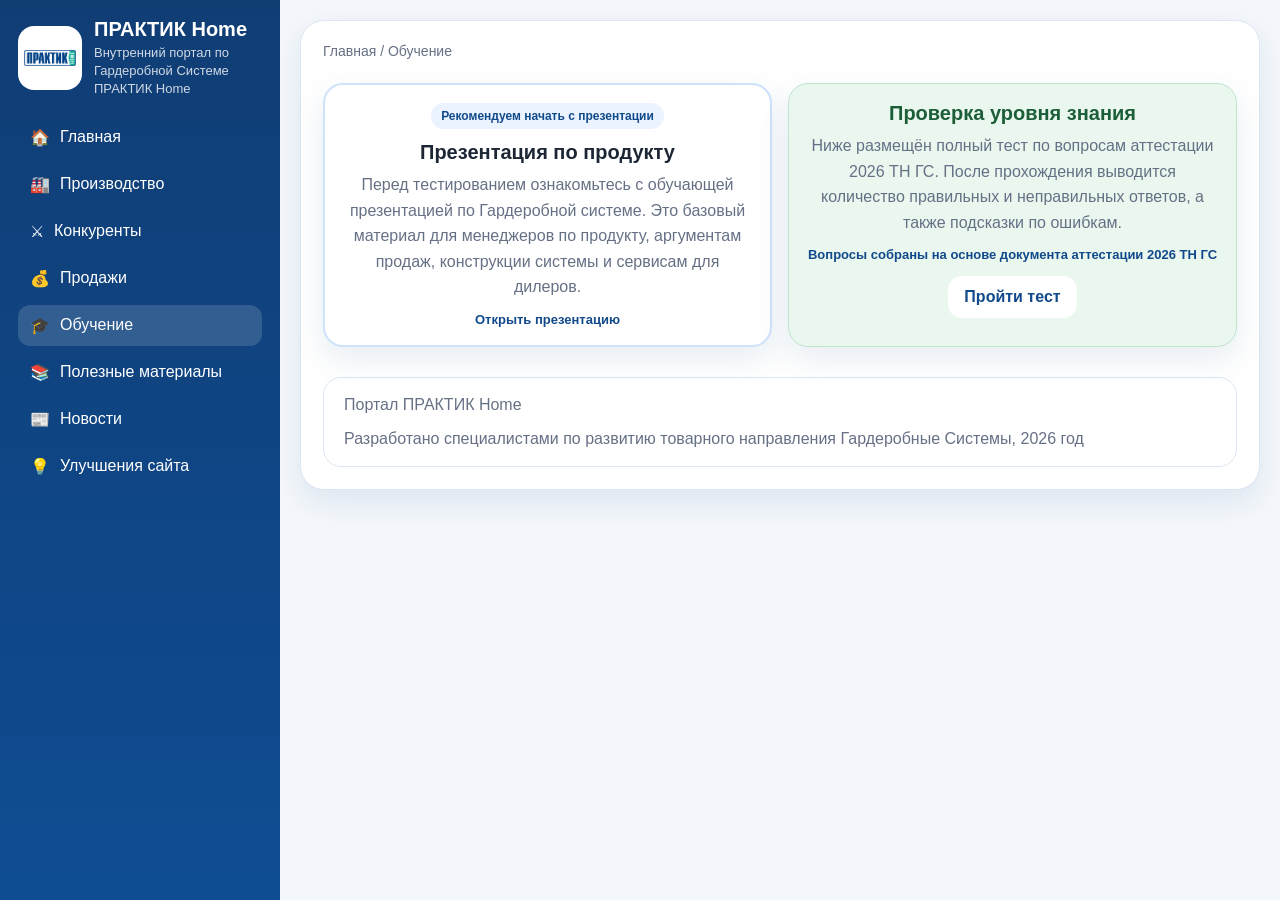
<file: training.html>
<!doctype html><html lang='ru'><head><meta charset='utf-8'><meta name='viewport' content='width=device-width, initial-scale=1'><title>Обучение — ПРАКТИК Home</title><style>:root{
  --bg:#f4f7fb;--card:#ffffff;--line:#dce6f2;--text:#1c2635;--muted:#667085;--brand:#114a8b;--brand-2:#1d67b8;--brand-3:#eaf3ff;--success:#eaf7ef;--warning:#fff6e5;--danger:#fff1f2;--shadow:0 12px 32px rgba(17,74,139,.10);--radius:18px;
}
*{box-sizing:border-box} html{scroll-behavior:smooth} body{margin:0;font-family:Inter,Segoe UI,Arial,sans-serif;background:var(--bg);color:var(--text)} a{color:inherit;text-decoration:none} button,input,select{font:inherit}
.layout{min-height:100vh;display:grid;grid-template-columns:280px 1fr}
.sidebar{position:sticky;top:0;height:100vh;background:linear-gradient(180deg,#103d74 0%, #0f4d93 100%);color:#fff;padding:18px;overflow:auto}
.brand-link{display:flex;gap:12px;align-items:center;color:#fff;text-decoration:none;margin-bottom:18px}
.brand-logo-wrap{width:64px;height:64px;border-radius:16px;background:#fff;display:flex;align-items:center;justify-content:center;padding:6px;flex:0 0 64px}
.brand-logo{max-width:100%;max-height:100%;object-fit:contain}
.brand-copy h1{margin:0;font-size:20px;line-height:1.1}.brand-copy p{margin:4px 0 0;color:rgba(255,255,255,.8);font-size:13px;line-height:1.4}
.nav{display:grid;gap:6px}.nav a{display:flex;align-items:center;gap:10px;padding:11px 12px;border-radius:12px;color:#fff}.nav a:hover,.nav a.active{background:rgba(255,255,255,.14)}
.sidebar-links{display:grid;gap:8px}.mini-link{display:inline-block;padding:8px 10px;border-radius:10px;background:#fff;color:var(--brand);font-weight:700;font-size:13px}
.content{padding:20px;min-width:0}
.mobile-topbar{display:none;position:sticky;top:0;z-index:30;background:rgba(244,247,251,.92);backdrop-filter:blur(10px);padding:12px 0 14px}
.mobile-topbar-inner{display:flex;align-items:center;justify-content:space-between;gap:12px;background:#fff;border:1px solid var(--line);border-radius:16px;padding:10px 12px;box-shadow:var(--shadow)}
.menu-btn{border:none;background:var(--brand);color:#fff;border-radius:12px;padding:10px 12px;font-weight:700}
.mobile-drawer{position:fixed;inset:0;background:rgba(8,15,26,.55);z-index:60;display:none}.mobile-drawer.open{display:block}
.mobile-drawer-panel{width:min(86vw,360px);height:100%;background:linear-gradient(180deg,#103d74 0%, #0f4d93 100%);color:#fff;padding:18px;overflow:auto}
.top-actions{display:grid;grid-template-columns:1fr auto;gap:16px;margin-bottom:18px}.search-box,.quick-links-bar{background:#fff;border:1px solid var(--line);border-radius:16px;box-shadow:var(--shadow)} .search-box{padding:14px 16px} .search-box input{width:100%;border:none;outline:none;background:transparent;font-size:15px}.quick-links-bar{padding:10px;display:flex;flex-wrap:wrap;gap:8px;align-items:center;justify-content:flex-end}
.chip{display:inline-flex;align-items:center;gap:8px;padding:9px 12px;border-radius:999px;background:var(--brand-3);color:var(--brand);font-weight:700;font-size:14px}
.hero{background:linear-gradient(135deg,#103d74 0%,#1a5ca4 58%,#2d79cf 100%);color:#fff;border-radius:26px;padding:28px;box-shadow:0 18px 36px rgba(17,74,139,.18);display:grid;grid-template-columns:1.35fr .95fr;gap:18px;margin-bottom:20px}.hero-slogan{display:inline-block;padding:7px 12px;border-radius:999px;background:rgba(255,255,255,.12);margin-bottom:10px;font-weight:800}.hero h2{margin:0 0 10px;font-size:36px;line-height:1.12}.hero p{margin:0 0 18px;color:rgba(255,255,255,.88);font-size:16px;line-height:1.6;max-width:760px}.hero-buttons{display:flex;flex-wrap:wrap;gap:10px}
.btn{display:inline-flex;align-items:center;justify-content:center;gap:10px;padding:12px 16px;border-radius:14px;font-weight:800;border:none;cursor:pointer}.btn-primary{background:#fff;color:var(--brand)}.btn-secondary{background:rgba(255,255,255,.12);color:#fff;border:1px solid rgba(255,255,255,.18)}.btn-ghost{background:var(--brand-3);color:var(--brand);border:1px solid #cfe2fb}
.hero-panel{background:rgba(255,255,255,.12);border:1px solid rgba(255,255,255,.18);border-radius:22px;padding:18px}.hero-panel h3{margin:0 0 12px;font-size:18px}.hero-list{display:grid;gap:10px}.hero-item{background:rgba(255,255,255,.08);border-radius:14px;padding:12px}.hero-item strong{display:block;margin-bottom:4px}
.section{margin:24px 0}.section-head{display:flex;align-items:end;justify-content:space-between;gap:16px;margin-bottom:14px}.section-head h3{margin:0;font-size:26px}.section-head p{margin:4px 0 0;color:var(--muted)}
.grid{display:grid;gap:16px}.grid-2{grid-template-columns:repeat(2,minmax(0,1fr))}.grid-3{grid-template-columns:repeat(3,minmax(0,1fr))}.grid-4{grid-template-columns:repeat(4,minmax(0,1fr))}
.card{background:var(--card);border:1px solid var(--line);border-radius:20px;padding:18px;box-shadow:var(--shadow)}.card h4{margin:0 0 8px;font-size:20px}.card p{margin:0;color:var(--muted);line-height:1.55}.card-icon{width:48px;height:48px;border-radius:14px;background:var(--brand-3);color:var(--brand);display:flex;align-items:center;justify-content:center;font-weight:800;margin-bottom:14px}.meta{margin-top:12px;font-size:13px;color:var(--brand);font-weight:800}.link-card{display:block;transition:transform .18s ease,box-shadow .18s ease}.link-card:hover{transform:translateY(-3px)}
.page-header{background:#fff;border:1px solid var(--line);border-radius:24px;padding:22px;box-shadow:var(--shadow);margin-bottom:20px;text-align:center}.breadcrumbs{font-size:14px;color:var(--muted);margin-bottom:8px;text-align:left}.page-header h2{margin:0 0 8px;font-size:34px}.page-header p{margin:0 auto;color:var(--muted);line-height:1.6;max-width:900px;text-align:center}
.list{display:grid;gap:10px;margin:0;padding:0;list-style:none}.list li{background:#fff;border:1px solid var(--line);border-radius:14px;padding:14px 16px;box-shadow:var(--shadow)}
.note{padding:14px 16px;border-radius:16px;background:var(--warning);border:1px solid #ffe0a3;color:#7a5600}.success{background:var(--success);border-color:#bfe4cb;color:#1b5e37}
.footer{margin-top:30px;padding:18px 20px;background:#fff;border:1px solid var(--line);border-radius:18px;color:var(--muted);display:flex;justify-content:space-between;gap:16px;flex-wrap:wrap}.footer-note{flex-basis:100%}
.kpi-grid{display:grid;grid-template-columns:repeat(5,minmax(0,1fr));gap:12px}.kpi{background:#fff;border:1px solid var(--line);border-radius:18px;padding:16px;box-shadow:var(--shadow)}.kpi strong{display:block;font-size:24px;color:var(--brand);margin-bottom:6px}.kpi span{color:var(--muted);font-size:14px;line-height:1.4}
.embed-wrap{background:#fff;border:1px solid var(--line);border-radius:20px;padding:14px;box-shadow:var(--shadow)}.embed-frame{width:100%;height:980px;border:none;border-radius:14px;background:#fff}
.table-wrap{background:#fff;border:1px solid var(--line);border-radius:20px;box-shadow:var(--shadow);overflow:hidden}.resource-table{width:100%;border-collapse:collapse}.resource-table th,.resource-table td{padding:14px 16px;border-bottom:1px solid var(--line);vertical-align:top;text-align:left}.resource-table th{background:#f7faff;color:var(--muted);font-size:12px;text-transform:uppercase;letter-spacing:.04em}.resource-table tr:last-child td{border-bottom:none}.resource-title{font-weight:800;font-size:16px;margin-bottom:6px}.resource-desc{color:var(--muted);line-height:1.55}.resource-actions{display:flex;flex-wrap:wrap;gap:8px}
.acc-list{display:none;gap:12px}.acc-item{background:#fff;border:1px solid var(--line);border-radius:18px;box-shadow:var(--shadow);overflow:hidden}.acc-head{padding:14px 16px;font-weight:800;display:flex;justify-content:space-between;gap:12px;cursor:pointer;background:#f7faff}.acc-body{display:none;padding:14px 16px;border-top:1px solid var(--line)}.acc-item.open .acc-body{display:block}
.pill{display:inline-block;padding:6px 10px;border-radius:999px;background:var(--brand-3);color:var(--brand);font-size:12px;font-weight:800}.danger-box{background:var(--danger);border:1px solid #fecdd3;color:#9f1239;padding:12px 14px;border-radius:14px}
.form-grid{display:grid;grid-template-columns:repeat(2,minmax(0,1fr));gap:12px}.field{display:grid;gap:6px}.field label{font-size:14px;color:var(--muted);font-weight:700}.field input,.field select{padding:11px 12px;border:1px solid var(--line);border-radius:12px;background:#fff}.result-box{display:grid;gap:8px}.result-row{display:flex;justify-content:space-between;gap:12px;padding:10px 12px;background:#f8fbff;border-radius:12px}.tabs{display:flex;flex-wrap:wrap;gap:8px;margin-bottom:14px}.tab-btn{padding:10px 12px;border-radius:999px;border:1px solid var(--line);background:#fff;cursor:pointer;font-weight:800}.tab-btn.active{background:var(--brand);border-color:var(--brand);color:#fff}.tab-panel{display:none}.tab-panel.active{display:block}
.quiz-card{display:grid;gap:12px}.quiz-q{font-weight:800;margin-bottom:8px}.quiz-opts{display:grid;gap:8px}.quiz-opt{display:flex;gap:10px;align-items:flex-start;padding:10px 12px;border:1px solid var(--line);border-radius:12px;background:#fff}.quiz-results{display:grid;gap:12px}.quiz-mistake{padding:14px;border:1px solid #fecdd3;background:#fff1f2;border-radius:14px}.quiz-correct{padding:14px;border:1px solid #bbf7d0;background:#f0fdf4;border-radius:14px}
@media (max-width:1180px){.grid-4{grid-template-columns:repeat(2,minmax(0,1fr))}.grid-3,.hero,.grid-2,.form-grid{grid-template-columns:1fr}.kpi-grid{grid-template-columns:repeat(2,minmax(0,1fr))}}
@media (max-width:960px){.layout{grid-template-columns:1fr}.sidebar{display:none}.content{padding:12px}.mobile-topbar{display:block}.top-actions{grid-template-columns:1fr;gap:12px}.hero{padding:22px;border-radius:22px}.hero h2{font-size:30px}.page-header h2{font-size:28px}.table-wrap{display:none}.acc-list{display:grid}}
@media (max-width:720px){.grid-4,.grid-3,.grid-2,.kpi-grid,.form-grid{grid-template-columns:1fr}.hero h2{font-size:26px}.section-head{flex-direction:column;align-items:flex-start}.quick-links-bar{justify-content:flex-start}}


.production-header{padding-bottom:26px}.production-header h2{text-align:center;margin:0 auto 8px}
.production-kpi-grid{grid-template-columns:repeat(3,minmax(0,1fr));align-items:stretch}
.kpi-accent{position:relative;overflow:hidden}
.kpi-accent::before{content:'';position:absolute;left:0;top:0;width:100%;height:4px}
.kpi-blue::before{background:linear-gradient(90deg,#3b82f6,#93c5fd)}
.kpi-cyan::before{background:linear-gradient(90deg,#22c55e,#7dd3fc)}
.kpi-teal::before{background:linear-gradient(90deg,#14b8a6,#7dd3fc)}
.kpi-slate::before{background:linear-gradient(90deg,#64748b,#cbd5e1)}
.kpi-paint::before{background:linear-gradient(90deg,#8b5cf6,#3b82f6,#06b6d4,#f59e0b)}
.kpi-expand summary{list-style:none;display:flex;align-items:flex-start;justify-content:space-between;gap:12px;cursor:pointer}
.kpi-expand summary::-webkit-details-marker{display:none}
.expand-mark{display:inline-flex;align-items:center;justify-content:center;padding:8px 12px;border-radius:999px;background:var(--brand-3);color:var(--brand);font-weight:800;font-size:13px;white-space:nowrap}
.kpi-expand[open] .expand-mark{background:var(--brand);color:#fff}
.kpi-expand-body{margin-top:14px;padding-top:14px;border-top:1px solid var(--line);display:grid;gap:14px}
.paint-hero{display:grid;gap:10px}
.paint-samples{display:flex;gap:8px;flex-wrap:wrap}
.paint-samples span{display:block;width:34px;height:34px;border-radius:10px;box-shadow:inset 0 0 0 1px rgba(255,255,255,.65),0 4px 10px rgba(17,74,139,.12)}
.paint-samples span:nth-child(1){background:linear-gradient(135deg,#0f4d93,#4ea3ff)}
.paint-samples span:nth-child(2){background:linear-gradient(135deg,#64748b,#d1d5db)}
.paint-samples span:nth-child(3){background:linear-gradient(135deg,#111827,#6b7280)}
.paint-samples span:nth-child(4){background:linear-gradient(135deg,#f59e0b,#fde68a)}
.paint-samples span:nth-child(5){background:linear-gradient(135deg,#ef4444,#fca5a5)}
.paint-copy{font-size:14px;color:var(--muted);line-height:1.55}
.paint-brands{display:grid;grid-template-columns:repeat(3,minmax(0,1fr));gap:10px}
.paint-brands div{padding:12px;border-radius:14px;background:#f7fbff;border:1px solid var(--line)}
.paint-brands b{display:block;font-size:14px;color:var(--brand);margin-bottom:4px}
.paint-brands small{display:block;color:var(--muted);font-size:12px;line-height:1.45}
.paint-points{margin:0;padding-left:18px;display:grid;gap:8px;color:var(--text)}
.production-scheme-section{display:flex;justify-content:center}
.production-scheme{width:100%;display:grid;grid-template-columns:minmax(0,1fr) 52px minmax(0,1fr) 52px minmax(0,1fr);gap:14px;align-items:center}
.production-step{background:#fff;border:1px solid var(--line);border-radius:24px;padding:20px 20px 18px;box-shadow:var(--shadow);min-height:238px;max-width:460px;width:100%;justify-self:center;text-align:left;position:relative}
.step-badge{width:38px;height:38px;border-radius:50%;background:var(--brand);color:#fff;display:flex;align-items:center;justify-content:center;font-weight:800;font-size:18px;box-shadow:0 8px 18px rgba(17,74,139,.18);margin-bottom:12px}
.production-step h4{margin:0 0 10px;font-size:17px;color:var(--brand)}
.production-step p{margin:0 0 10px;color:#2d4d7a;line-height:1.48;font-size:14px}
.production-step ul{margin:0;padding-left:20px;display:grid;gap:6px;color:#1d355d;font-size:14px}
.scheme-arrow{font-size:38px;line-height:1;color:#6b8ed6;font-weight:700;text-align:center}
.production-table-title{margin:8px auto 0;max-width:980px;padding:18px 24px;border-radius:18px;background:linear-gradient(135deg,#eaf7ef 0%,#dff5ea 100%);border:1px solid #bfe4cb;color:#1b5e37;font-size:28px;font-weight:800;text-align:center;box-shadow:var(--shadow)}

.footer{align-items:flex-end}.footer-note{flex-basis:100%;text-align:right;font-size:12px;color:#8a94a6;margin-top:6px}
@media (max-width:1180px){.production-kpi-grid{grid-template-columns:repeat(2,minmax(0,1fr))}.production-scheme{grid-template-columns:1fr}.scheme-arrow{transform:rotate(90deg)}.production-step{max-width:none;min-height:auto}.paint-brands{grid-template-columns:1fr}}
@media (max-width:720px){.production-kpi-grid{grid-template-columns:1fr}.production-table-title{font-size:22px;padding:16px 18px}.kpi-expand summary{flex-direction:column}.expand-mark{align-self:flex-start}}

.production-info-card{display:flex;flex-direction:column;gap:8px;justify-content:flex-start;min-height:170px}
.production-info-card strong a,.paint-brands a{color:inherit;text-decoration:none}
.production-info-card strong a:hover,.paint-brands a:hover{text-decoration:underline}
.production-info-card small{display:block;color:var(--text);font-size:13px;line-height:1.5}
.production-kpi-grid{justify-items:stretch}
.production-scheme{max-width:1400px;margin:0 auto}
.production-step{text-align:left}
.production-table-title{margin:12px auto 12px;max-width:980px}



.production-detail-card{min-height:auto}
.production-detail-card .kpi-expand-body{gap:16px}
.detail-lead{margin:0;color:#27456f;line-height:1.6;font-size:15px}
.detail-points{margin:0;padding-left:20px;display:grid;gap:8px;color:#1d355d}
.detail-link{display:inline-flex;align-items:center;justify-content:center;padding:10px 14px;border-radius:12px;background:var(--brand-3);color:var(--brand);font-weight:800;font-size:14px;border:1px solid #cfe2fb;text-decoration:none}
.detail-link:hover{text-decoration:none;background:#dcecff}
.detail-links-row{display:flex;flex-wrap:wrap;gap:8px}
.detail-note{padding:12px 14px;border-radius:12px;background:#f8fbff;border:1px solid var(--line);color:var(--muted);font-size:14px;line-height:1.5}
.brand-visual{height:96px;border-radius:18px;border:1px solid var(--line);background:#f8fbff;display:flex;align-items:center;justify-content:center;gap:12px;overflow:hidden}
.brand-visual span{display:block}
.visual-line span:nth-child(1),.visual-line span:nth-child(3){width:74px;height:14px;border-radius:999px;background:linear-gradient(90deg,#9ec5ff,#4c8fe0)}
.visual-line span:nth-child(2){width:42px;height:42px;border-radius:12px;background:linear-gradient(135deg,#103d74,#1d67b8);box-shadow:0 8px 18px rgba(17,74,139,.18)}
.visual-chem span:nth-child(1),.visual-chem span:nth-child(3){width:26px;height:56px;border-radius:14px 14px 10px 10px;background:linear-gradient(180deg,#c7f9e5,#34d399);box-shadow:inset 0 0 0 1px rgba(255,255,255,.75)}
.visual-chem span:nth-child(2){width:56px;height:56px;border-radius:50%;background:radial-gradient(circle at 35% 30%,#d6fff2,#14b8a6 70%)}
.visual-gema span:nth-child(1){width:88px;height:44px;border-radius:16px;background:linear-gradient(135deg,#0f4d93,#38bdf8)}
.visual-gema span:nth-child(2){width:14px;height:72px;border-radius:999px;background:#9cc9ff}
.visual-gema span:nth-child(3){width:56px;height:56px;border-radius:16px;background:linear-gradient(135deg,#c7f9ff,#67e8f9)}
.visual-steel span:nth-child(1),.visual-steel span:nth-child(2),.visual-steel span:nth-child(3){width:82px;height:14px;border-radius:999px;background:linear-gradient(90deg,#aab4c3,#e2e8f0,#7c8aa0);transform:skew(-28deg)}
.production-table-section{margin-top:18px}
.production-table-panel{background:#fff;border:1px solid var(--line);border-radius:20px;padding:12px;box-shadow:var(--shadow)}
.production-table-panel .panel{background:transparent;box-shadow:none;padding:0;border-radius:0}
.production-table-panel .tableWrap{overflow-x:auto;overflow-y:visible;border-radius:14px;border:1px solid var(--line)}
.production-table-panel table{width:100%;min-width:1320px;border-collapse:collapse;table-layout:fixed;background:#fff}
.production-table-panel th,.production-table-panel td{padding:14px 12px;border-bottom:1px solid var(--line);text-align:left;vertical-align:top;font-size:15px;line-height:1.6}
.production-table-panel th{background:#f3f7fc;position:sticky;top:0;font-size:12px;text-transform:uppercase;z-index:2;text-align:center;letter-spacing:.04em}
.production-table-panel tbody tr:nth-child(even){background:#fbfdff}
.production-table-panel tbody tr td{transition:background-color .18s ease,box-shadow .18s ease,border-color .18s ease}
.production-table-panel tbody tr:hover td{background:#f4f9ff;border-bottom-color:#c9def8}
.production-table-panel tbody tr:hover td:first-child{box-shadow:inset 4px 0 0 #1d67b8}
.production-table-panel th:nth-child(1),.production-table-panel td:nth-child(1){width:62px}
.production-table-panel th:nth-child(2),.production-table-panel td:nth-child(2){width:120px}
.production-table-panel th:nth-child(3),.production-table-panel td:nth-child(3){width:300px}
.production-table-panel th:nth-child(4),.production-table-panel td:nth-child(4){width:300px}
.production-table-panel th:nth-child(5),.production-table-panel td:nth-child(5){width:350px}
.production-table-panel th:nth-child(6),.production-table-panel td:nth-child(6){width:220px}
.production-table-panel .numCell{font-weight:800;font-size:22px;text-align:center;color:#123f72}
.production-table-panel .thumbWrap{width:92px;height:92px;border:1px solid var(--line);border-radius:14px;background:#fff;display:flex;align-items:center;justify-content:center;overflow:hidden;margin:0 auto}
.production-table-panel .thumb{display:block;width:84px;height:84px;object-fit:contain;object-position:center;cursor:pointer}
.production-table-panel .name{font-weight:800;line-height:1.42;font-size:16px}
.production-table-panel .pre{white-space:normal;line-height:1.62;overflow-wrap:anywhere;color:#233042}
.production-table-panel .batch{font-weight:700;color:inherit;background:transparent}
.production-table-panel .table-badge{display:inline-flex;align-items:center;padding:4px 10px;border-radius:999px;background:#eaf3ff;border:1px solid #cfe2fb;color:#114a8b;font-size:12px;font-weight:800;line-height:1.1;margin:0 8px 4px 0;vertical-align:middle}.production-table-panel .table-badge-label{display:inline-flex;align-items:center}.production-table-panel .table-line,.production-table-panel .table-note,.production-table-panel .table-note-danger,.production-table-panel .table-batch-line{display:block;margin:0 0 8px;padding:0;background:none;border:none;color:inherit;font:inherit}.production-table-panel .table-line.with-badge{padding:8px 10px;border-radius:12px;background:#f8fbff;border:1px solid #e1ecfa}.production-table-panel .table-batch-line:last-child,.production-table-panel .table-line:last-child,.production-table-panel .table-note:last-child,.production-table-panel .table-note-danger:last-child{margin-bottom:0}.production-table-panel .table-batch-line{font-weight:700;color:inherit}
.production-table-panel .table-note{display:block;margin:8px 0 0;padding:0;border-radius:0;border:none;background:none;color:inherit;font-weight:inherit}
.production-table-panel .table-note-danger{border:none;background:none;color:inherit}
.production-table-panel .table-line{display:block;margin-top:6px}
.production-table-panel td:nth-child(1),.production-table-panel td:nth-child(2),.production-table-panel th:nth-child(1),.production-table-panel th:nth-child(2){text-align:center}
.production-table-panel td:nth-child(6){background:transparent}
.production-table-panel .accordion{display:none}
.production-table-panel .accItem{border:1px solid var(--line);border-radius:14px;margin-bottom:12px;overflow:hidden;background:#fff}
.production-table-panel .accHeader{display:flex;align-items:center;gap:12px;padding:12px;background:#f8fbff;cursor:pointer}
.production-table-panel .accImgWrap{width:70px;height:70px;flex:0 0 70px;border:1px solid var(--line);border-radius:12px;background:#fff;display:flex;align-items:center;justify-content:center;overflow:hidden}
.production-table-panel .accHeader img{display:block;width:62px;height:62px;object-fit:contain;object-position:center}
.production-table-panel .accText{min-width:0;flex:1 1 auto}
.production-table-panel .accTitle{font-weight:700;font-size:14px;line-height:1.35}
.production-table-panel .accSub{font-size:12px;color:var(--muted);margin-top:4px}
.production-table-panel .accArrow{margin-left:auto;font-weight:700;color:#174c8f;transition:transform .2s ease;flex:0 0 auto}
.production-table-panel .accItem.open .accArrow{transform:rotate(180deg)}
.production-table-panel .accBody{display:none;padding:12px;border-top:1px solid var(--line)}
.production-table-panel .accItem.open .accBody{display:block}
.production-table-panel .accSection{margin-top:10px;padding:10px 12px;border-radius:10px;background:#fbfdff;border:1px solid #edf3fa}
.production-table-panel .accSection:first-child{margin-top:0}
.production-table-panel .accLabel{display:block;margin-bottom:6px;color:var(--brand);font-weight:800;font-size:12px;text-transform:uppercase}
.production-table-panel .accBatch{background:#fbfdff;border-color:#edf3fa;color:inherit;font-weight:700}
.modal{position:fixed;inset:0;background:rgba(0,0,0,.78);display:none;align-items:center;justify-content:center;z-index:9998;padding:20px}
.modal img{max-width:92%;max-height:86vh;border-radius:14px;background:#fff}
@media (max-width:1180px){.production-scheme{grid-template-columns:1fr}.scheme-arrow{transform:rotate(90deg)}.production-step{max-width:none;min-height:auto}.paint-brands{grid-template-columns:1fr}}
@media (max-width:960px){.production-table-panel .tableWrap{display:none}.production-table-panel .accordion{display:block}}
@media (max-width:720px){.production-table-title{font-size:22px;padding:16px 18px}.kpi-expand summary{flex-direction:column}.expand-mark{align-self:flex-start}.detail-links-row{display:grid;grid-template-columns:1fr}}

/* Production meaningful visuals */
.brand-scene{height:116px;border-radius:18px;border:1px solid var(--line);background:linear-gradient(180deg,#f9fbfe 0%,#f2f7fc 100%);position:relative;overflow:hidden}
.scene-line .scene-track{position:absolute;left:24px;right:24px;top:62px;height:8px;border-radius:999px;background:linear-gradient(90deg,#9fb9d8,#dbe7f5)}
.scene-line .scene-arm{position:absolute;left:50%;top:22px;width:6px;height:38px;background:#2d5f9c;border-radius:999px;transform:translateX(-50%)}
.scene-line .scene-arm::before{content:"";position:absolute;left:-44px;top:0;width:94px;height:6px;border-radius:999px;background:#2d5f9c}
.scene-line .scene-part{position:absolute;top:52px;width:56px;height:26px;border-radius:8px;background:linear-gradient(135deg,#d8e6f7,#8db7e4);box-shadow:0 8px 18px rgba(17,74,139,.12)}
.scene-line .part-a{left:132px}
.scene-line .part-b{right:132px}
.scene-line .scene-part::before{content:"";position:absolute;top:-16px;left:50%;width:2px;height:16px;background:#6b89b0;transform:translateX(-50%)}

.scene-chem .tank{position:absolute;bottom:20px;width:72px;height:42px;border-radius:10px 10px 14px 14px;background:linear-gradient(180deg,#c8f6e8,#8be0c8);border:1px solid #9bdcc8;box-shadow:inset 0 -10px 0 rgba(21,128,61,.08)}
.scene-chem .t1{left:48px}.scene-chem .t2{left:calc(50% - 36px)}.scene-chem .t3{right:48px}
.scene-chem .droplet{position:absolute;top:24px;width:18px;height:26px;background:radial-gradient(circle at 40% 30%,#d6fff3,#22c7a6 75%);border-radius:50% 50% 55% 55%/40% 40% 60% 60%;transform:rotate(180deg)}
.scene-chem .d1{left:74px}.scene-chem .d2{left:calc(50% - 9px)}.scene-chem .d3{right:74px}

.scene-gema .spray-gun{position:absolute;left:34px;top:36px;width:82px;height:22px;border-radius:12px;background:linear-gradient(135deg,#1f6fb8,#4db7ff)}
.scene-gema .spray-gun::before{content:"";position:absolute;right:-18px;top:6px;width:22px;height:10px;border-radius:999px;background:#194a88}
.scene-gema .spray-gun::after{content:"";position:absolute;left:28px;top:18px;width:14px;height:34px;border-radius:999px;background:#88b5e8}
.scene-gema .spray-cloud{position:absolute;left:120px;top:30px;width:84px;height:38px;background:radial-gradient(circle at 30% 50%,rgba(103,232,249,.65),rgba(103,232,249,.18) 55%,rgba(103,232,249,0) 72%)}
.scene-gema .coated-part{position:absolute;right:38px;top:28px;width:82px;height:54px;border-radius:14px;background:linear-gradient(135deg,#d3f6ff,#67e8f9);border:1px solid #b5eefe}
.scene-gema .coated-part::before,.scene-gema .coated-part::after{content:"";position:absolute;top:8px;bottom:8px;width:10px;border-radius:999px;background:rgba(255,255,255,.48)}
.scene-gema .coated-part::before{left:18px}.scene-gema .coated-part::after{right:18px}

.scene-steel .steel-sheet{position:absolute;left:50%;width:120px;height:18px;border-radius:999px;background:linear-gradient(90deg,#9faaba,#dfe6ee,#7a8798);transform:translateX(-50%) skew(-28deg);box-shadow:0 8px 14px rgba(17,24,39,.08)}
.scene-steel .s1{top:34px}.scene-steel .s2{top:54px}.scene-steel .s3{top:74px}
.scene-steel .steel-badge{position:absolute;right:26px;top:18px;padding:8px 12px;border-radius:999px;background:#e8eef6;border:1px solid #d1dbe8;color:#4a5c75;font-weight:800;font-size:13px}

.paint-scene{position:relative;height:118px;border-radius:18px;border:1px solid var(--line);background:linear-gradient(180deg,#fbfdff 0%,#f6fbff 100%);overflow:hidden}
.paint-scene .hanger-line{position:absolute;left:24px;right:24px;top:24px;height:4px;border-radius:999px;background:#9fb5d2}
.paint-scene .hanger-part{position:absolute;top:38px;width:64px;height:42px;border-radius:12px;background:linear-gradient(135deg,#d2e8ff,#86b6ef);box-shadow:0 10px 18px rgba(17,74,139,.12)}
.paint-scene .hp1{left:78px}.paint-scene .hp2{left:166px;background:linear-gradient(135deg,#f3d7d7,#ef8d8d)}
.paint-scene .hanger-part::before{content:"";position:absolute;top:-14px;left:50%;width:2px;height:14px;background:#6b89b0;transform:translateX(-50%)}
.paint-scene .powder-cloud{position:absolute;left:128px;top:28px;width:120px;height:56px;background:radial-gradient(circle at 35% 45%,rgba(245,158,11,.28),rgba(96,165,250,.18) 45%,rgba(236,72,153,0) 74%)}
.paint-scene .paint-samples{position:absolute;right:18px;bottom:16px;display:flex;gap:8px}
.paint-scene .paint-samples span{width:24px;height:24px;border-radius:8px;box-shadow:0 4px 10px rgba(17,24,39,.12)}

.scheme-four{grid-template-columns:minmax(0,1fr) 44px minmax(0,1fr) 44px minmax(0,1fr) 44px minmax(0,1fr)}
.step-visual{height:76px;border-radius:14px;border:1px solid var(--line);background:#f8fbff;position:relative;overflow:hidden;margin:0 0 14px}
.step-visual span{position:absolute;display:block}
.step-visual-steel span:nth-child(1),.step-visual-steel span:nth-child(2),.step-visual-steel span:nth-child(3){left:50%;width:120px;height:14px;border-radius:999px;background:linear-gradient(90deg,#aab4c3,#e2e8f0,#7c8aa0);transform:translateX(-50%) skew(-28deg)}
.step-visual-steel span:nth-child(1){top:18px}.step-visual-steel span:nth-child(2){top:34px}.step-visual-steel span:nth-child(3){top:50px}
.step-visual-chem span:nth-child(1),.step-visual-chem span:nth-child(2),.step-visual-chem span:nth-child(3){bottom:14px;width:58px;height:32px;border-radius:10px 10px 12px 12px;background:linear-gradient(180deg,#d1fae5,#6ee7b7);border:1px solid #a7f3d0}
.step-visual-chem span:nth-child(1){left:24px}.step-visual-chem span:nth-child(2){left:calc(50% - 29px)}.step-visual-chem span:nth-child(3){right:24px}
.step-visual-paint span:nth-child(1),.step-visual-paint span:nth-child(2){top:24px;width:56px;height:28px;border-radius:10px;background:linear-gradient(135deg,#dbeafe,#60a5fa)}
.step-visual-paint span:nth-child(1){left:34px}.step-visual-paint span:nth-child(2){left:112px;background:linear-gradient(135deg,#fee2e2,#f87171)}
.step-visual-paint span:nth-child(1)::before,.step-visual-paint span:nth-child(2)::before{content:"";position:absolute;top:-12px;left:50%;width:2px;height:12px;background:#7d96b6;transform:translateX(-50%)}
.step-visual-paint span:nth-child(3){left:92px;top:12px;width:90px;height:44px;background:radial-gradient(circle at 35% 45%,rgba(245,158,11,.3),rgba(96,165,250,.18) 45%,rgba(236,72,153,0) 74%)}
.step-visual-paint span:nth-child(4){right:18px;bottom:12px;width:78px;height:22px;border-radius:999px;background:linear-gradient(90deg,#f59e0b,#ef4444,#3b82f6)}
.step-visual-finish span:nth-child(1){left:26px;top:20px;width:24px;height:42px;border-radius:10px;background:#0f4d93}
.step-visual-finish span:nth-child(2){left:60px;right:60px;top:30px;height:12px;border-radius:999px;background:#7fb3ea}
.step-visual-finish span:nth-child(3){right:26px;top:18px;width:54px;height:46px;border-radius:14px;background:linear-gradient(135deg,#d1fae5,#86efac);border:1px solid #bbf7d0}

@media (max-width:1400px){.scheme-four{grid-template-columns:1fr 44px 1fr}.scheme-four .production-step:nth-child(5),.scheme-four .production-step:nth-child(7),.scheme-four .scheme-arrow:nth-child(6){grid-column:auto}.scheme-four .production-step:nth-child(5),.scheme-four .scheme-arrow:nth-child(6),.scheme-four .production-step:nth-child(7){margin-top:0}}
@media (max-width:1180px){.scheme-four{grid-template-columns:1fr}.scheme-four .scheme-arrow{transform:rotate(90deg)}}

.scene-svg{display:block;width:100%;height:100%}


.hero-simple{background:linear-gradient(135deg,#103d74 0%,#1a5ca4 58%,#2d79cf 100%);color:#fff;border-radius:26px;padding:28px;box-shadow:0 18px 36px rgba(17,74,139,.18);margin-bottom:20px}
.hero-simple h2{margin:0 0 10px;font-size:34px;line-height:1.12}.hero-simple p{margin:0;color:rgba(255,255,255,.88);line-height:1.6;max-width:860px}
.placeholder-card{background:#fff;border:1px dashed var(--line);border-radius:18px;padding:18px;color:var(--muted)}
.quiz-actions{display:flex;gap:10px;flex-wrap:wrap;margin-top:8px}.score-badge{display:inline-flex;align-items:center;gap:8px;padding:10px 14px;border-radius:999px;background:var(--brand-3);color:var(--brand);font-weight:800}.muted-small{font-size:13px;color:var(--muted)}
.home-intro{display:grid;grid-template-columns:1.15fr .85fr;gap:16px;margin-bottom:20px}
.info-card{background:#fff;border:1px solid var(--line);border-radius:22px;padding:22px;box-shadow:var(--shadow)}
.info-card h3{margin:0 0 10px;font-size:24px}.info-card p{margin:0;color:var(--muted);line-height:1.65}
.info-points{display:grid;gap:10px;margin-top:14px}.info-point{padding:12px 14px;border-radius:14px;background:#f7faff;border:1px solid #d9e7f8;font-weight:700;color:var(--brand)}
.section-links-grid{display:grid;grid-template-columns:repeat(3,minmax(0,1fr));gap:16px}
.section-button{display:flex;flex-direction:column;justify-content:space-between;min-height:210px;padding:22px;border-radius:22px;background:#fff;border:1px solid var(--line);box-shadow:var(--shadow);transition:transform .18s ease, box-shadow .18s ease}
.section-button:hover{transform:translateY(-4px)}
.section-button .top{display:grid;gap:12px}.section-button .icon{width:60px;height:60px;border-radius:16px;background:var(--brand-3);color:var(--brand);display:flex;align-items:center;justify-content:center;font-size:28px;font-weight:800}
.section-button h4{margin:0;font-size:22px}.section-button p{margin:0;color:var(--muted);line-height:1.55}.section-button .meta{margin-top:16px}
.competitor-grid{display:grid;grid-template-columns:repeat(2,minmax(0,1fr));gap:16px}
.competitor-card{background:#fff;border:1px solid var(--line);border-radius:22px;padding:22px;box-shadow:var(--shadow);display:grid;gap:16px}
.competitor-head{display:flex;align-items:center;gap:16px}
.competitor-logo{width:72px;height:72px;border-radius:18px;border:1px solid var(--line);background:#f8fbff;display:flex;align-items:center;justify-content:center;overflow:hidden}
.competitor-logo img{width:56px;height:56px;object-fit:contain}
.competitor-title h3{margin:0;font-size:24px}.competitor-title p{margin:6px 0 0;color:var(--muted);line-height:1.5}
.competitor-tags{display:flex;flex-wrap:wrap;gap:8px}.competitor-card .chip{cursor:pointer}
.competitor-card ul{margin:0;padding-left:18px;color:var(--muted);line-height:1.65}
@media (max-width:1180px){.home-intro,.section-links-grid,.competitor-grid{grid-template-columns:1fr 1fr}}
@media (max-width:960px){.home-intro,.section-links-grid,.competitor-grid{grid-template-columns:1fr}.section-button{min-height:auto}}

</style><!-- Yandex.Metrika counter -->
<script type="text/javascript">
(function(m,e,t,r,i,k,a){
m[i]=m[i]||function(){(m[i].a=m[i].a||[]).push(arguments)};
m[i].l=1*new Date();
for (var j = 0; j < document.scripts.length; j++) {if (document.scripts[j].src === r) { return; }}
k=e.createElement(t),a=e.getElementsByTagName(t)[0],k.async=1,k.src=r,a.parentNode.insertBefore(k,a)
})(window, document,"script","https://mc.yandex.ru/metrika/tag.js?id=108779561","ym");
ym(108779561,"init",{ssr:true,webvisor:true,clickmap:true,ecommerce:"dataLayer",referrer:document.referrer,url:location.href,accurateTrackBounce:true,trackLinks:true});
</script>
<noscript><div><img src="https://mc.yandex.ru/watch/108779561" style="position:absolute; left:-9999px;" alt="" /></div></noscript>
<!-- /Yandex.Metrika counter -->

</head><body>
<div class='layout'>
<aside class='sidebar'>
<a class='brand-link' href='index.html'><div class='brand-logo-wrap'><img class='brand-logo' src='assets/praktik_home.png' alt='ПРАКТИК Home'></div><div class='brand-copy'><h1>ПРАКТИК Home</h1><p>Внутренний портал по Гардеробной Системе ПРАКТИК Home</p></div></a>
<nav class='nav'><a href='index.html' class=''><span>🏠</span><span>Главная</span></a><a href='production.html' class=''><span>🏭</span><span>Производство</span></a><a href='competitors.html' class=''><span>⚔</span><span>Конкуренты</span></a><a href='sales.html' class=''><span>💰</span><span>Продажи</span></a><a href='training.html' class='active'><span>🎓</span><span>Обучение</span></a><a href='tools.html' class=''><span>📚</span><span>Полезные материалы</span></a><a href='news.html' class=''><span>📰</span><span>Новости</span></a><a href='feedback.html' class=''><span>💡</span><span>Улучшения сайта</span></a></nav>
</aside>
<main class='content'>
<div class='mobile-topbar'><div class='mobile-topbar-inner'><div style='display:flex;align-items:center;gap:10px'><div class='brand-logo-wrap' style='width:46px;height:46px;border-radius:12px'><img class='brand-logo' src='assets/praktik_home.png' alt='ПРАКТИК Home'></div><div><strong>ПРАКТИК Home</strong><div class='muted-small'>Гардеробная система</div></div></div><button class='menu-btn' data-open-menu>Меню</button></div></div>
<div class='mobile-drawer' id='drawer'><div class='mobile-drawer-panel'><a class='brand-link' href='index.html'><div class='brand-logo-wrap'><img class='brand-logo' src='assets/praktik_home.png' alt='ПРАКТИК Home'></div><div class='brand-copy'><h1>ПРАКТИК Home</h1><p>Внутренний портал по Гардеробной Системе ПРАКТИК Home</p></div></a><nav class='nav'><a href='index.html' class=''><span>🏠</span><span>Главная</span></a><a href='production.html' class=''><span>🏭</span><span>Производство</span></a><a href='competitors.html' class=''><span>⚔</span><span>Конкуренты</span></a><a href='sales.html' class=''><span>💰</span><span>Продажи</span></a><a href='training.html' class='active'><span>🎓</span><span>Обучение</span></a><a href='tools.html' class=''><span>📚</span><span>Полезные материалы</span></a><a href='news.html' class=''><span>📰</span><span>Новости</span></a><a href='feedback.html' class=''><span>💡</span><span>Улучшения сайта</span></a></nav><div style='margin-top:12px'><button class='menu-btn' data-close-menu>Закрыть меню</button></div></div></div>

<div class='page-header'><div class='breadcrumbs'>Главная / Обучение</div>

<section class='section'>
  <div class='grid grid-2'>
    <div class='card' style='border:2px solid #cfe2fb;'>
      <span class='pill'>Рекомендуем начать с презентации</span>
      <h4 style='margin-top:12px'>Презентация по продукту</h4>
      <p>Перед тестированием ознакомьтесь с обучающей презентацией по Гардеробной системе. Это базовый материал для менеджеров по продукту, аргументам продаж, конструкции системы и сервисам для дилеров.</p>
      <div class='meta'><a href='https://disk.yandex.ru/d/0ZUQhROpICshAQ' target='_blank' rel='noopener' style='color:var(--brand)'>Открыть презентацию</a></div>
    </div>
    <div class='card success'>
      <h4>Проверка уровня знания</h4>
      <p>Ниже размещён полный тест по вопросам аттестации 2026 ТН ГС. После прохождения выводится количество правильных и неправильных ответов, а также подсказки по ошибкам.</p>
      <div class='meta'>Вопросы собраны на основе документа аттестации 2026 ТН ГС</div>
      <div style='margin-top:14px'><button class='btn btn-primary' type='button' id='startQuizBtn'>Пройти тест</button></div>
    </div>
  </div>
</section>
<section class='section' id='quizSection' style='display:none'>
  <div class='card quiz-card'>
    <div class='danger-box'><strong>Важно:</strong> выберите по одному варианту ответа на каждый вопрос. Для корректного результата рекомендуется ответить на все вопросы.</div>
    <div class='quiz-q'>1. Назовите основных производителей гардеробных систем, которых вы знаете.</div>
<div class='quiz-opts'>
<label class='quiz-opt'><input type='radio' name='q1' value='1'> Elfa, Aristo, Larvij, Титан GS, Gardie, A’belle, Volazzi Home, Tacit</label>
<label class='quiz-opt'><input type='radio' name='q1' value='0'> Только IKEA, Hoff и Leroy Merlin</label>
<label class='quiz-opt'><input type='radio' name='q1' value='0'> Только ПРАКТИК Home и Elfa</label>
<label class='quiz-opt'><input type='radio' name='q1' value='0'> Aristo, Joker, GTV и Boyard</label>
</div>
<div class='quiz-q'>2. Где найти информацию о совместимости ГС ПРАКТИК Home с элементами сторонних производителей?</div>
<div class='quiz-opts'>
<label class='quiz-opt'><input type='radio' name='q2' value='1'> В техническом каталоге, в таблице совместимости</label>
<label class='quiz-opt'><input type='radio' name='q2' value='0'> Только в рекламном лифлете</label>
<label class='quiz-opt'><input type='radio' name='q2' value='0'> В гарантийном талоне</label>
<label class='quiz-opt'><input type='radio' name='q2' value='0'> Такой информации нет вообще</label>
</div>
<div class='quiz-q'>3. Возможна ли установка конфигуратора ПРАКТИК Home на сайт дилера и как меняются розничные цены?</div>
<div class='quiz-opts'>
<label class='quiz-opt'><input type='radio' name='q3' value='1'> Да; отправляется анкета начальнику отдела интернет-маркетинга, цены дилер меняет в ЛК: «Цены дилера» → «Экспорт-Импорт цен»</label>
<label class='quiz-opt'><input type='radio' name='q3' value='0'> Нет; конфигуратор работает только на сайте ПРОМЕТ и цены меняет только завод</label>
<label class='quiz-opt'><input type='radio' name='q3' value='0'> Да; достаточно устной просьбы, цены меняются только через бухгалтерию</label>
<label class='quiz-opt'><input type='radio' name='q3' value='0'> Да; дилер получает архив с кодом и неограниченный доступ к редактированию ядра системы</label>
</div>
<div class='quiz-q'>4. Какие основные каналы сбыта гардеробной системы?</div>
<div class='quiz-opts'>
<label class='quiz-opt'><input type='radio' name='q4' value='1'> Авито, маркетплейсы, розничные точки, интернет-магазины, сети DIY</label>
<label class='quiz-opt'><input type='radio' name='q4' value='0'> Только маркетплейсы и тендеры</label>
<label class='quiz-opt'><input type='radio' name='q4' value='0'> Только мебельные салоны премиум-класса</label>
<label class='quiz-opt'><input type='radio' name='q4' value='0'> Только собственные шоурумы ПРОМЕТ</label>
</div>
<div class='quiz-q'>5. VIP-клиент хочет розовый спеццвет, 35 позиций малыми количествами, срок до 3 недель, филиал Новосибирск. Что делать?</div>
<div class='quiz-opts'>
<label class='quiz-opt'><input type='radio' name='q5' value='1'> Предложить стандартную белую продукцию и локальную порошковую перекраску на месте, так как срок 3 недели нереалистичен</label>
<label class='quiz-opt'><input type='radio' name='q5' value='0'> Сразу подтвердить спецзаказ на заводе без проверки сроков</label>
<label class='quiz-opt'><input type='radio' name='q5' value='0'> Отказать в проекте без альтернатив</label>
<label class='quiz-opt'><input type='radio' name='q5' value='0'> Предложить заменить проект на ЛДСП-мебель</label>
</div>
<div class='quiz-q'>6. Что входит в состав готового базового коробочного решения помимо элементов ГС?</div>
<div class='quiz-opts'>
<label class='quiz-opt'><input type='radio' name='q6' value='1'> Инструкция и комплект крепежа</label>
<label class='quiz-opt'><input type='radio' name='q6' value='0'> Только инструкция</label>
<label class='quiz-opt'><input type='radio' name='q6' value='0'> Ничего, только элементы ГС</label>
<label class='quiz-opt'><input type='radio' name='q6' value='0'> Инструкция, рулетка, карандаш и крепеж</label>
</div>
<div class='quiz-q'>7. Как лучше кратко презентовать ГС ПРАКТИК Home?</div>
<div class='quiz-opts'>
<label class='quiz-opt'><input type='radio' name='q7' value='1'> Система хранения с большим функционалом, управляющая пространством. Везде, где требуется хранение чего-либо.</label>
<label class='quiz-opt'><input type='radio' name='q7' value='0'> Это просто набор металлических полок для кладовки.</label>
<label class='quiz-opt'><input type='radio' name='q7' value='0'> Это декоративная мебель только для гардеробных комнат.</label>
<label class='quiz-opt'><input type='radio' name='q7' value='0'> Это временное решение только для складов и подсобок.</label>
</div>
<div class='quiz-q'>8. Возможен ли монтаж ГС высотой свыше 2300 мм?</div>
<div class='quiz-opts'>
<label class='quiz-opt'><input type='radio' name='q8' value='1'> Да, посредством соединителя стоек</label>
<label class='quiz-opt'><input type='radio' name='q8' value='0'> Нет, это физически невозможно</label>
<label class='quiz-opt'><input type='radio' name='q8' value='0'> Да, только при сварке стоек между собой</label>
<label class='quiz-opt'><input type='radio' name='q8' value='0'> Да, но только для белого цвета</label>
</div>
<div class='quiz-q'>9. Какие новинки элементов ГС, введённые в 2025 году, можно назвать?</div>
<div class='quiz-opts'>
<label class='quiz-opt'><input type='radio' name='q9' value='1'> Полки-корзины с делителями, вешала торцевые, ограничители боковые, пластиковые накладки, обновлённый кронштейн штанги, полки и крючки боковые</label>
<label class='quiz-opt'><input type='radio' name='q9' value='0'> Только новые цвета стоек и рельсов</label>
<label class='quiz-opt'><input type='radio' name='q9' value='0'> Только деревянные фасады и подсветка</label>
<label class='quiz-opt'><input type='radio' name='q9' value='0'> Только монтажные шаблоны и упаковка</label>
</div>
<div class='quiz-q'>10. Все ли элементы ГС ПРОМЕТ производит самостоятельно и на каком заводе?</div>
<div class='quiz-opts'>
<label class='quiz-opt'><input type='radio' name='q10' value='1'> Почти все элементы производятся на УЗМК; исключение — хромированная труба D25 мм системы Joker, которую режут в размер</label>
<label class='quiz-opt'><input type='radio' name='q10' value='0'> Всё полностью закупается у подрядчиков</label>
<label class='quiz-opt'><input type='radio' name='q10' value='0'> Производство идёт только на СЭЗ, без исключений</label>
<label class='quiz-opt'><input type='radio' name='q10' value='0'> Завод изготавливает только рельсы и стойки</label>
</div>
<div class='quiz-q'>11. Можно ли отдельно купить у ПРОМЕТ крепеж для монтажа ГС?</div>
<div class='quiz-opts'>
<label class='quiz-opt'><input type='radio' name='q11' value='1'> Нет; нужно объяснить нюансы крепления к разным основаниям и рекомендовать купить крепеж в профильном магазине</label>
<label class='quiz-opt'><input type='radio' name='q11' value='0'> Да, крепеж всегда продаётся отдельно поштучно</label>
<label class='quiz-opt'><input type='radio' name='q11' value='0'> Да, но только при заказе от 100 комплектов</label>
<label class='quiz-opt'><input type='radio' name='q11' value='0'> Можно купить только через сервисный центр</label>
</div>
<div class='quiz-q'>12. Есть ли сервисы для формирования счета из 3D Конфигуратора в Товарооборот?</div>
<div class='quiz-opts'>
<label class='quiz-opt'><input type='radio' name='q12' value='1'> Да; есть автоматическая выгрузка при наличии ИИН контрагента в ЛК, а также сервис pdfcsv.ru для конвертации PDF в CSV</label>
<label class='quiz-opt'><input type='radio' name='q12' value='0'> Нет, всё делается только вручную</label>
<label class='quiz-opt'><input type='radio' name='q12' value='0'> Есть только экспорт в Word</label>
<label class='quiz-opt'><input type='radio' name='q12' value='0'> Есть только интеграция через Excel без участия конфигуратора</label>
</div>
<div class='quiz-q'>13. Как рассчитать габаритный размер сборки ГС по ширине?</div>
<div class='quiz-opts'>
<label class='quiz-opt'><input type='radio' name='q13' value='1'> Сумма ширин всех секций (полок) плюс 25 мм</label>
<label class='quiz-opt'><input type='radio' name='q13' value='0'> Сумма ширин секций минус 25 мм</label>
<label class='quiz-opt'><input type='radio' name='q13' value='0'> Только ширина несущего рельса</label>
<label class='quiz-opt'><input type='radio' name='q13' value='0'> Сумма ширин секций плюс глубина самой системы</label>
</div>
<div class='quiz-q'>14. Без каких элементов не получится собрать гардеробную систему хранения?</div>
<div class='quiz-opts'>
<label class='quiz-opt'><input type='radio' name='q14' value='1'> Без стойки и кронштейна полки</label>
<label class='quiz-opt'><input type='radio' name='q14' value='0'> Без боковых крючков и декоративных накладок</label>
<label class='quiz-opt'><input type='radio' name='q14' value='0'> Без обувницы и брючницы</label>
<label class='quiz-opt'><input type='radio' name='q14' value='0'> Без торцевого вешала и пластиковой корзины</label>
</div>
<div class='quiz-q'>15. Какая комбинация верно перечисляет базовые элементы, элементы хранения и аксессуары?</div>
<div class='quiz-opts'>
<label class='quiz-opt'><input type='radio' name='q15' value='1'> База: несущий рельс, стойка, кронштейны; хранение: полки, корзины, обувницы, брючницы, ЛДСП-полки; аксессуары: боковые полки и крючки, разделители, заглушки, накладки и т.д.</label>
<label class='quiz-opt'><input type='radio' name='q15' value='0'> База: только штанги; хранение: только крепеж; аксессуары: только рельс</label>
<label class='quiz-opt'><input type='radio' name='q15' value='0'> База: панели ЛДСП; хранение: трубы Joker; аксессуары: стойки</label>
<label class='quiz-opt'><input type='radio' name='q15' value='0'> База: перфопанели; хранение: только выдвижные корзины; аксессуары: только колесные опоры</label>
</div>
<div class='quiz-q'>16. Какая максимально допустимая нагрузка на секцию и зависит ли она от основания и крепежа?</div>
<div class='quiz-opts'>
<label class='quiz-opt'><input type='radio' name='q16' value='1'> До 200 кг на секцию при креплении к бетону/кирпичу; на гипсокартоне и газобетоне меньше, крепеж нужно подбирать правильно</label>
<label class='quiz-opt'><input type='radio' name='q16' value='0'> Всегда 200 кг независимо от стены и крепежа</label>
<label class='quiz-opt'><input type='radio' name='q16' value='0'> Не более 50 кг в любых условиях</label>
<label class='quiz-opt'><input type='radio' name='q16' value='0'> Нагрузка зависит только от цвета покрытия</label>
</div>
<div class='quiz-q'>17. Что можно отнести к преимуществам сетчатой системы ПРАКТИК Home перед мебелью из ЛДСП?</div>
<div class='quiz-opts'>
<label class='quiz-opt'><input type='radio' name='q17' value='1'> Вентиляция, прочность, адаптивность, лёгкость монтажа/демонтажа, повторная сборка, широкий спектр применения, современный внешний вид</label>
<label class='quiz-opt'><input type='radio' name='q17' value='0'> Только низкая цена, без прочих преимуществ</label>
<label class='quiz-opt'><input type='radio' name='q17' value='0'> Только возможность красить в любой цвет</label>
<label class='quiz-opt'><input type='radio' name='q17' value='0'> Только использование в гараже и кладовой</label>
</div>
<div class='quiz-q'>18. В чем конкурентные преимущества обновленного кронштейна штанги?</div>
<div class='quiz-opts'>
<label class='quiz-opt'><input type='radio' name='q18' value='1'> Можно ставить штангу без снятия сетчатых полок, совместно с полками ЛДСП, с выдвижными элементами на одном уровне, а также устанавливать боковые крючки и полки</label>
<label class='quiz-opt'><input type='radio' name='q18' value='0'> Он нужен только для удешевления изделия</label>
<label class='quiz-opt'><input type='radio' name='q18' value='0'> Используется только в комплектах для маркетплейсов</label>
<label class='quiz-opt'><input type='radio' name='q18' value='0'> Подходит только для старых моделей стоек</label>
</div>
<div class='quiz-q'>19. Какие преимущества даёт монтаж с использованием несущего рельса?</div>
<div class='quiz-opts'>
<label class='quiz-opt'><input type='radio' name='q19' value='1'> Упрощенная сборка, прощает ошибки монтажа, облегчает демонтаж, может не требовать крепления стоек к стене, лучше работает по нагрузке</label>
<label class='quiz-opt'><input type='radio' name='q19' value='0'> Никаких; рельс нужен только для декора</label>
<label class='quiz-opt'><input type='radio' name='q19' value='0'> Он уменьшает грузоподъёмность секции</label>
<label class='quiz-opt'><input type='radio' name='q19' value='0'> Рельс нужен только в бетонных стенах и не влияет на монтаж</label>
</div>
<div class='quiz-q'>20. Что такое секция ГС и какие базовые ширины/глубины системы?</div>
<div class='quiz-opts'>
<label class='quiz-opt'><input type='radio' name='q20' value='1'> Секция — логический блок между стойками; ширины 450, 607, 902 мм, глубины 350, 450, 530 мм</label>
<label class='quiz-opt'><input type='radio' name='q20' value='0'> Секция — это только одна полка; ширины 300, 600, 900 мм</label>
<label class='quiz-opt'><input type='radio' name='q20' value='0'> Секция — это упаковка изделия; глубина у всех одна</label>
<label class='quiz-opt'><input type='radio' name='q20' value='0'> Секция — это любое количество элементов без привязки к стойкам</label>
</div>
<div class='quiz-q'>21. Какие элементы пользователь может укорачивать под размер при сборке?</div>
<div class='quiz-opts'>
<label class='quiz-opt'><input type='radio' name='q21' value='1'> Рельс, стойка, штанга, полка сетчатая, полка-корзина</label>
<label class='quiz-opt'><input type='radio' name='q21' value='0'> Только пластиковые накладки</label>
<label class='quiz-opt'><input type='radio' name='q21' value='0'> Только выдвижные элементы</label>
<label class='quiz-opt'><input type='radio' name='q21' value='0'> Любые окрашенные элементы без ограничений</label>
</div>
<div class='quiz-q'>22. Сетчатые полки какой глубины нельзя переставить на другое место, не сняв с кронштейнов, и почему?</div>
<div class='quiz-opts'>
<label class='quiz-opt'><input type='radio' name='q22' value='1'> Глубиной 494 мм (500), из-за конструкции кронштейна 518 мм</label>
<label class='quiz-opt'><input type='radio' name='q22' value='0'> Глубиной 350 мм, из-за несущего рельса</label>
<label class='quiz-opt'><input type='radio' name='q22' value='0'> Глубиной 450 мм, из-за толщины стали</label>
<label class='quiz-opt'><input type='radio' name='q22' value='0'> Любой глубины, так как все полки несъёмные</label>
</div>
<div class='quiz-q'>23. На какой кронштейн ставятся все выдвижные элементы?</div>
<div class='quiz-opts'>
<label class='quiz-opt'><input type='radio' name='q23' value='1'> На кронштейн полки GBr-40 U (435 мм)</label>
<label class='quiz-opt'><input type='radio' name='q23' value='0'> На любой кронштейн серии 300 мм</label>
<label class='quiz-opt'><input type='radio' name='q23' value='0'> Только на кронштейн штанги</label>
<label class='quiz-opt'><input type='radio' name='q23' value='0'> На боковые крепления GRh без кронштейна</label>
</div>
<div class='quiz-q'>24. Какие отверстия есть на перфопанелях и зачем это сделано?</div>
<div class='quiz-opts'>
<label class='quiz-opt'><input type='radio' name='q24' value='1'> Квадратные 10×10 мм с шагом 38 мм и круглые D7 мм с шагом 25 мм; это расширяет совместимость с аксессуарами ПРОМЕТ, конкурентов и торговым навесным оборудованием</label>
<label class='quiz-opt'><input type='radio' name='q24' value='0'> Только круглые отверстия для вентиляции</label>
<label class='quiz-opt'><input type='radio' name='q24' value='0'> Только квадратные отверстия под фирменные саморезы</label>
<label class='quiz-opt'><input type='radio' name='q24' value='0'> Отверстий два вида только ради дизайна</label>
</div>
<div class='quiz-q'>25. Какие элементы ГС можно устанавливать в шкаф ЛДСП с помощью комплекта боковых креплений GRh?</div>
<div class='quiz-opts'>
<label class='quiz-opt'><input type='radio' name='q25' value='1'> Все навесные глубиной 400 мм и выдвижные элементы</label>
<label class='quiz-opt'><input type='radio' name='q25' value='0'> Только несущие рельсы</label>
<label class='quiz-opt'><input type='radio' name='q25' value='0'> Только сетчатые полки глубиной 300 мм</label>
<label class='quiz-opt'><input type='radio' name='q25' value='0'> Только пластиковые корзины без кронштейнов</label>
</div>
<div class='quiz-q'>26. Для каких кронштейнов предназначены декоративные накладки GPL-40 и как продаются?</div>
<div class='quiz-opts'>
<label class='quiz-opt'><input type='radio' name='q26' value='1'> Для кронштейнов глубиной 400 мм; возможна установка на 300 мм после обламывания по насечке; продаются комплектом</label>
<label class='quiz-opt'><input type='radio' name='q26' value='0'> Только для кронштейнов 500 мм и продаются поштучно</label>
<label class='quiz-opt'><input type='radio' name='q26' value='0'> Только для старых кронштейнов без U-образной формы</label>
<label class='quiz-opt'><input type='radio' name='q26' value='0'> Для любых кронштейнов, продаются только вместе со стойками</label>
</div>
<div class='quiz-q'>27. Какие стандартные цвета гардеробной системы ПРАКТИК Home?</div>
<div class='quiz-opts'>
<label class='quiz-opt'><input type='radio' name='q27' value='1'> Белый гладкий RAL 9003 и графит гладкая структура RAL 7016</label>
<label class='quiz-opt'><input type='radio' name='q27' value='0'> Белый шагрень RAL 9016 и чёрный муар RAL 9005</label>
<label class='quiz-opt'><input type='radio' name='q27' value='0'> Серебро металлик и бежевый матовый</label>
<label class='quiz-opt'><input type='radio' name='q27' value='0'> Только белый, без второго стандартного цвета</label>
</div>
    <div class='quiz-actions'>
      <button class='btn btn-primary' id='checkQuiz' type='button'>Проверить</button>
      <button class='btn btn-ghost' id='resetQuiz' type='button'>Сбросить</button>
    </div>
    <div id='quizSummary'></div>
    <div id='quizResults' class='quiz-results'></div>
  </div>
</section>
<script>
const answers={"q1": "1", "q2": "1", "q3": "1", "q4": "1", "q5": "1", "q6": "1", "q7": "1", "q8": "1", "q9": "1", "q10": "1", "q11": "1", "q12": "1", "q13": "1", "q14": "1", "q15": "1", "q16": "1", "q17": "1", "q18": "1", "q19": "1", "q20": "1", "q21": "1", "q22": "1", "q23": "1", "q24": "1", "q25": "1", "q26": "1", "q27": "1"};
const explanations={"q1": "Корректный перечень: Elfa, Aristo, Larvij, Титан GS, Gardie, A’belle, Volazzi Home, Tacit.", "q2": "Информация о совместимости размещена в техническом каталоге, в таблице совместимости.", "q3": "Интеграция возможна через анкету на имя начальника отдела интернет-маркетинга; цены меняются в ЛК в разделе «Цены дилера» – «Экспорт-Импорт цен».", "q4": "Основные каналы: Авито, маркетплейсы, розничные точки, интернет-магазины, сети DIY.", "q5": "При таких сроках и структуре проекта менеджеру корректно предложить стандартную белую продукцию и перекраску у локального подрядчика.", "q6": "В базовое коробочное решение входят инструкция и комплект крепежа.", "q7": "Лаконичная подача: система хранения с большим функционалом, управляющая пространством; используется везде, где требуется хранение.", "q8": "Высота свыше 2300 мм возможна за счет соединителя стоек.", "q9": "К новинкам 2025 года относятся полки-корзины с делителями, торцевые вешала, ограничители боковые, пластиковые накладки, обновлённый кронштейн штанги и др.", "q10": "Все основные элементы производятся самостоятельно на УЗМК; исключение — хромированная труба D25 мм Joker.", "q11": "Отдельно крепеж не продаётся; менеджер должен подсказать типы крепежа и рекомендовать профильный магазин.", "q12": "Используется автоматическая выгрузка при наличии ИИН контрагента и сервис pdfcsv.ru для загрузки спецификаций в Товарооборот.", "q13": "Общая ширина конструкции определяется как сумма ширин всех секций плюс 25 мм.", "q14": "Базово система не собирается без стойки и кронштейна полки.", "q15": "Правильно разделять элементы на базу (рельс, стойка, кронштейны), хранение (полки, корзины, обувницы, брючницы и др.) и аксессуары (крючки, накладки, разделители и др.).", "q16": "До 200 кг возможно на бетонной или кирпичной стене; на слабых основаниях нагрузка снижается, крепеж критически важен.", "q17": "Среди преимуществ: вентиляция, прочность, гибкость конфигурации, удобство логистики, многократная сборка и современный внешний вид.", "q18": "Обновлённый кронштейн даёт больше вариантов компоновки: с сетчатыми полками, ЛДСП, выдвижными элементами и боковыми аксессуарами.", "q19": "Несущий рельс облегчает монтаж и перераспределяет нагрузку: саморезы работают на срез, а не на вырывание.", "q20": "Секция — логический блок между стойками или в пределах заданной ширины; базовые ширины 450/607/902 мм и глубины 350/450/530 мм.", "q21": "Допускается укорачивать рельс, стойку, штангу, сетчатую полку и полку-корзину.", "q22": "Полки глубиной 494 мм (500) нельзя переставить без снятия из-за конструкции кронштейна 518 мм.", "q23": "Все выдвижные элементы устанавливаются на кронштейн полки GBr-40 U (435 мм).", "q24": "Два типа перфорации нужны для совместимости с разными аксессуарами: квадратной — с проммебелью, круглой — с навеской конкурентов и торговыми крючками.", "q25": "С помощью комплекта боковых креплений GRh можно устанавливать все навесные элементы глубиной 400 мм и выдвижные элементы.", "q26": "GPL-40 подходят для кронштейнов 400 мм, а на 300 мм могут ставиться после подрезки/обламывания по насечке; продаются комплектом.", "q27": "Стандартные цвета: белый гладкий RAL 9003 и графит гладкая структура RAL 7016."};
const startQuizBtn=document.getElementById('startQuizBtn');const quizSection=document.getElementById('quizSection');if(startQuizBtn&&quizSection){startQuizBtn.addEventListener('click',()=>{quizSection.style.display='block';startQuizBtn.textContent='Тест открыт';quizSection.scrollIntoView({behavior:'smooth',block:'start'});});}
document.getElementById('checkQuiz').addEventListener('click',()=>{
 let correct=0, wrong=0, unanswered=0; const results=[];
 for(const key of Object.keys(answers)){
   const checked=document.querySelector(`input[name="${key}"]:checked`);
   if(!checked){unanswered++; results.push(`<div class='quiz-mistake'><strong>${key.toUpperCase()}:</strong> ответ не выбран. ${explanations[key]}</div>`); continue;}
   if(checked.value===answers[key]){correct++;}
   else{wrong++; results.push(`<div class='quiz-mistake'><strong>${key.toUpperCase()}:</strong> ${explanations[key]}</div>`);}
 }
 const total=Object.keys(answers).length;
 const checkedTotal=correct+wrong;
 document.getElementById('quizSummary').innerHTML=`<div class='score-badge'>Правильных: ${correct} / Ошибок: ${wrong} / Без ответа: ${unanswered} / Всего: ${total}</div>`;
 document.getElementById('quizResults').innerHTML = results.length ? results.join('') : `<div class='quiz-correct'>Отлично! Все ответы верные.</div>`;
});
document.getElementById('resetQuiz').addEventListener('click',()=>{document.querySelectorAll('#quizSection input[type="radio"]').forEach(i=>i.checked=false);document.getElementById('quizSummary').innerHTML='';document.getElementById('quizResults').innerHTML='';});
</script>


<div class='footer'><div>Портал ПРАКТИК Home</div><div>Разработано специалистами по развитию товарного направления Гардеробные Системы, 2026 год</div></div>
</main></div>
<script>
const drawer=document.getElementById('drawer');document.querySelectorAll('[data-open-menu]').forEach(b=>b.onclick=()=>drawer.classList.add('open'));document.querySelectorAll('[data-close-menu]').forEach(b=>b.onclick=()=>drawer.classList.remove('open'));if(drawer)drawer.addEventListener('click',e=>{if(e.target===drawer)drawer.classList.remove('open')});
document.querySelectorAll('.acc-head').forEach(h=>h.addEventListener('click',()=>h.parentElement.classList.toggle('open')));
document.querySelectorAll('.tab-btn').forEach(btn=>btn.addEventListener('click',()=>{const wrap=btn.closest('[data-tabs]');wrap.querySelectorAll('.tab-btn').forEach(b=>b.classList.remove('active'));wrap.querySelectorAll('.tab-panel').forEach(p=>p.classList.remove('active'));btn.classList.add('active');wrap.querySelector('#'+btn.dataset.target).classList.add('active');}));
</script></body></html>
</file>
